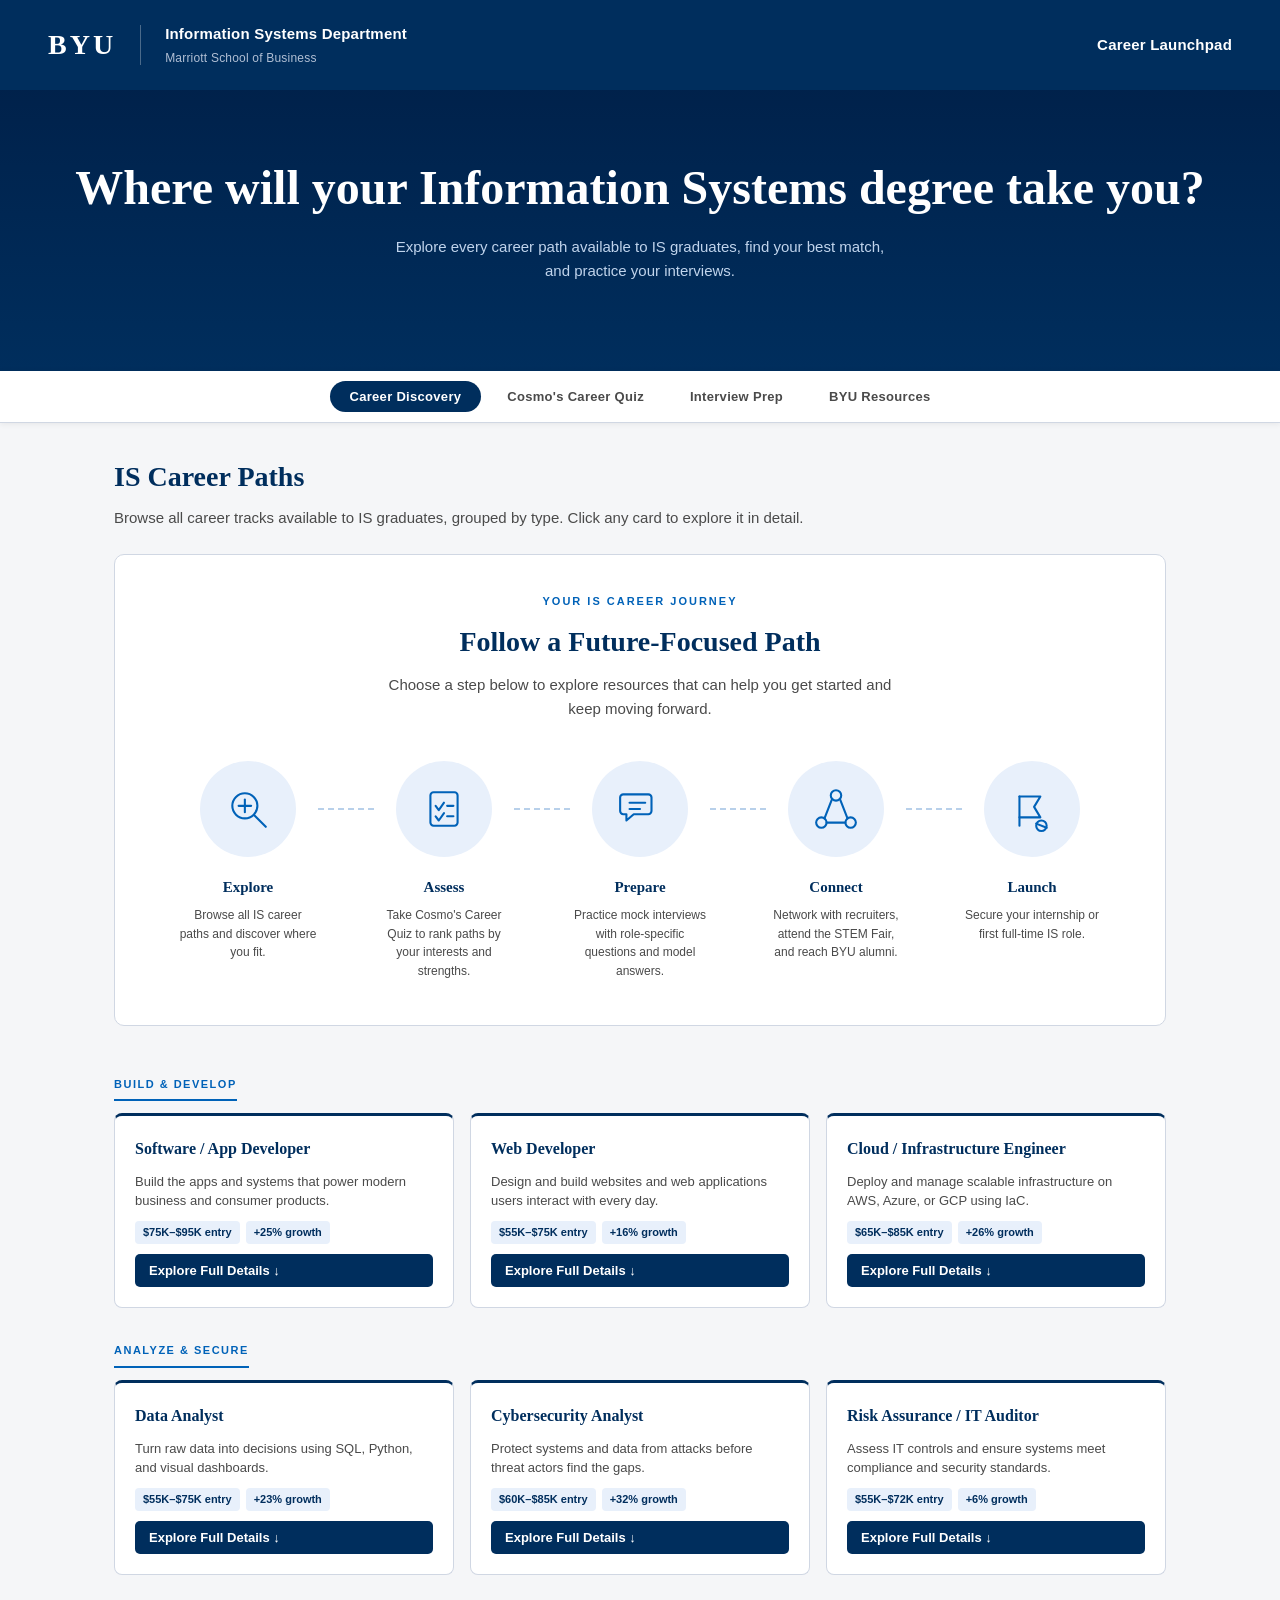
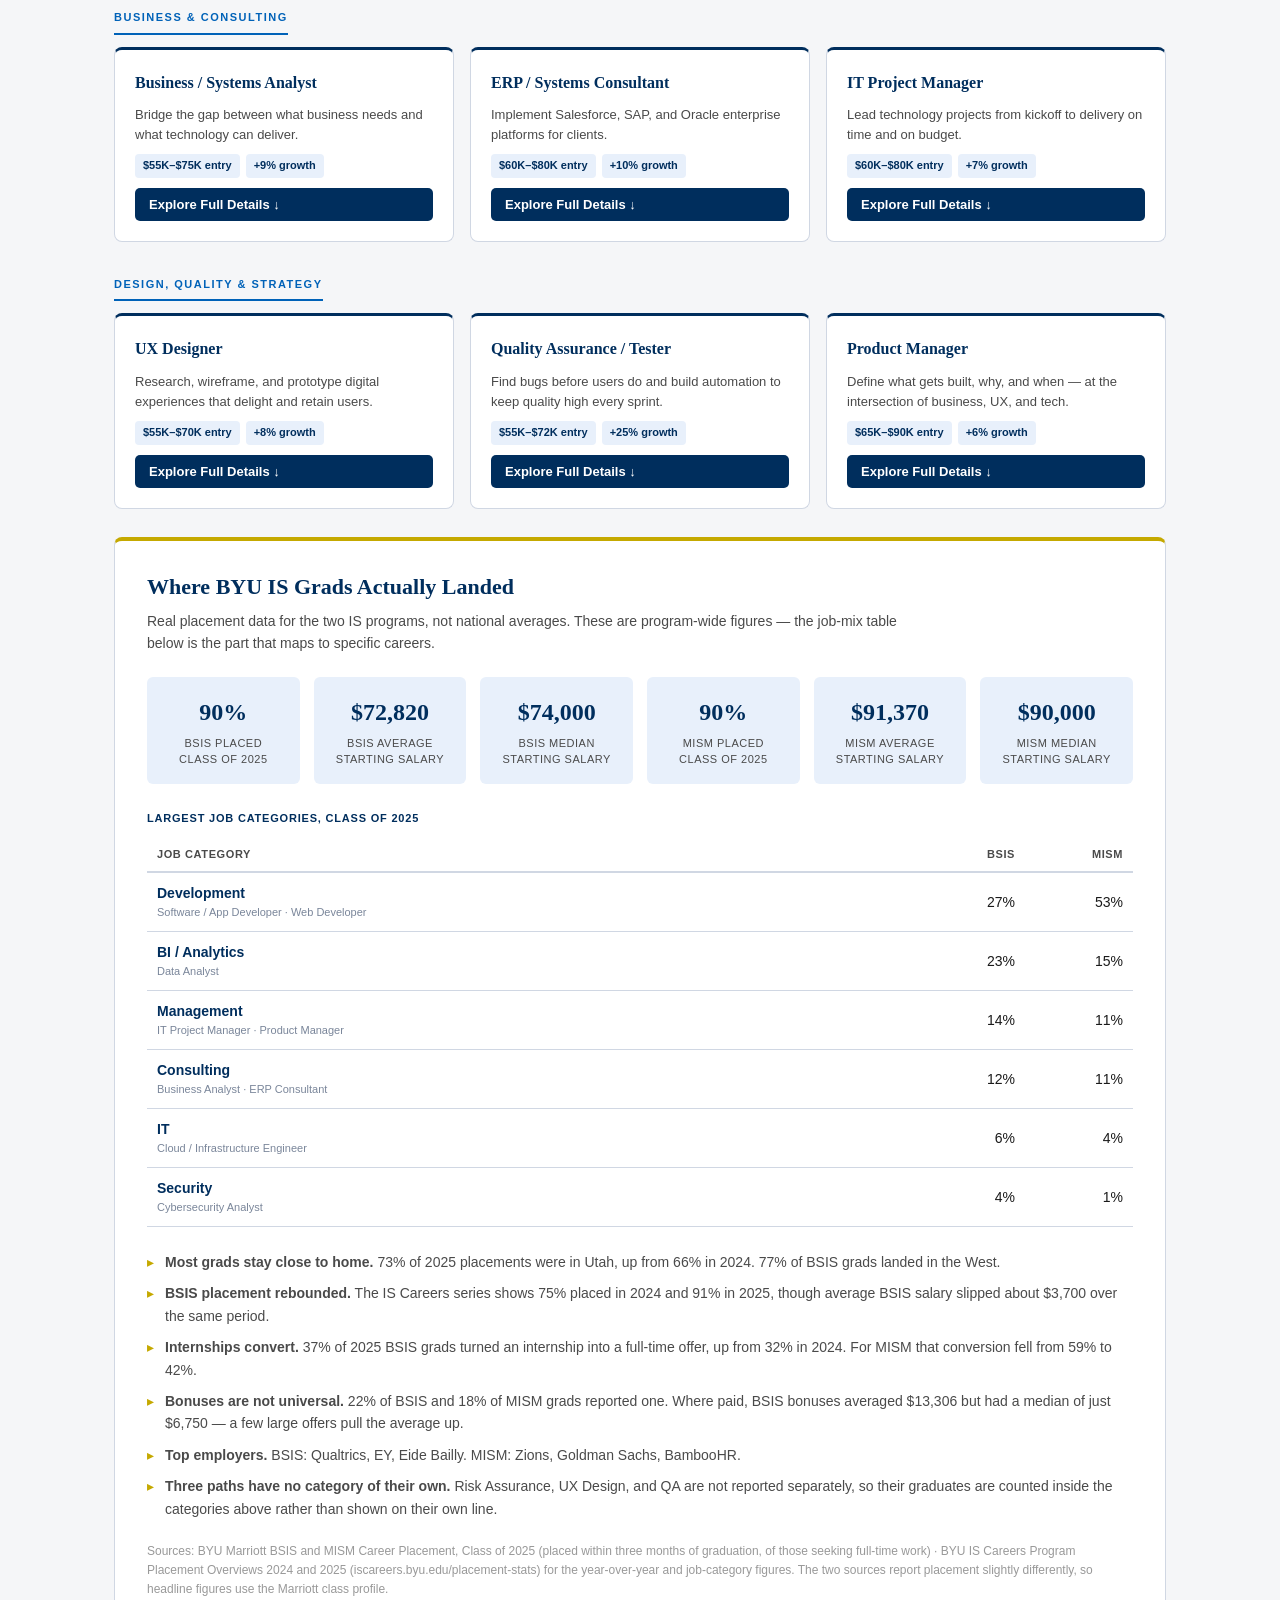
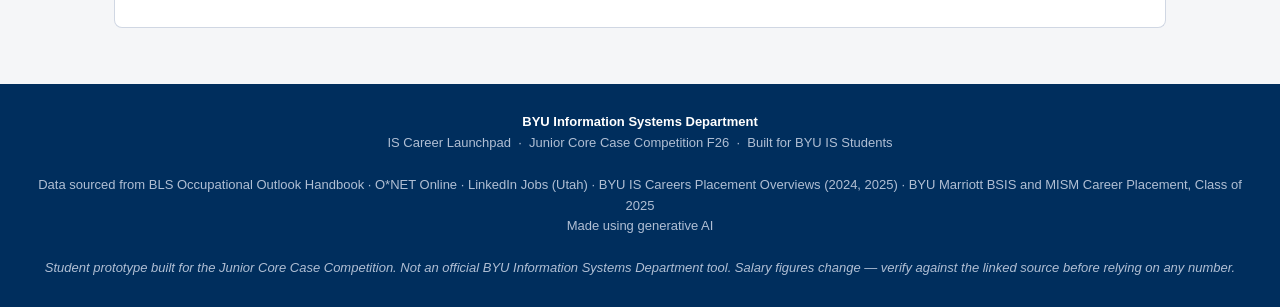
<file: index.html>
<!DOCTYPE html>
<html lang="en">
<head>
    <meta charset="UTF-8">
    <meta name="viewport" content="width=device-width, initial-scale=1.0">
    <title>IS Career Launchpad | BYU Information Systems</title>
<link rel="icon" href="data:image/svg+xml,<svg xmlns='http://www.w3.org/2000/svg' viewBox='0 0 64 64'><rect width='64' height='64' rx='10' fill='%23002E5D'/><text x='32' y='43' font-family='Georgia,serif' font-size='30' font-weight='bold' fill='%23ffffff' text-anchor='middle'>IS</text></svg>">
<meta name="description" content="Explore twelve Information Systems career paths, find your best match with Cosmo's Career Quiz, and practise real interview questions on camera. A student prototype for the BYU IS Junior Core Case Competition.">
    <style>
        :root {
            --byu-navy: #002E5D;
            --byu-royal: #0062B8;
            --byu-gold: #C5A900;
            --byu-light-blue: #E8F0FB;
            --white: #ffffff;
            --light-gray: #f5f6f8;
            --text-dark: #1a1a1a;
            --text-medium: #4a4a4a;
            --border: #d0d7e3;
        }

        * { margin: 0; padding: 0; box-sizing: border-box; }

        body {
            font-family: Arial, 'Helvetica Neue', sans-serif;
            color: var(--text-dark);
            background: var(--light-gray);
            line-height: 1.6;
        }

        /* ── Header ── */
        .header-top {
            background: var(--byu-navy);
            padding: 22px 48px;
            display: flex;
            align-items: center;
            gap: 24px;
        }

        .byu-wordmark {
            font-size: 28px;
            font-weight: bold;
            font-family: Georgia, serif;
            letter-spacing: 3px;
            color: white;
            flex-shrink: 0;
        }

        .header-divider {
            width: 1px;
            height: 40px;
            background: #4a6a8a;
            flex-shrink: 0;
        }

        .dept-info { display: flex; flex-direction: column; gap: 3px; }

        .header-launchpad-label {
            margin-left: auto;
            font-size: 15px;
            font-weight: 600;
            letter-spacing: 0.2px;
            color: white;
            flex-shrink: 0;
        }

        .dept-name {
            font-size: 15px;
            color: white;
            font-weight: 600;
            letter-spacing: 0.2px;
        }

        .school-name {
            font-size: 12px;
            color: #b0bfd4;
            letter-spacing: 0.2px;
        }

        .hero {
            /* Replace the URL below with your own BYU campus photo */
            background-image:
                linear-gradient(rgba(0, 30, 70, 0.78), rgba(0, 46, 93, 0.84)),
                url('https://images.unsplash.com/photo-1541339907198-e08756dedf3f?w=1600&q=80&auto=format&fit=crop');
            background-size: cover;
            background-position: center 30%;
            background-color: var(--byu-navy);
            padding: 72px 40px 60px;
            text-align: center;
            color: white;
        }

        .hero-eyebrow {
            font-size: 12px;
            font-weight: 700;
            letter-spacing: 2px;
            text-transform: uppercase;
            color: var(--byu-gold);
            margin-bottom: 16px;
        }

        .hero h1 {
            font-size: 48px;
            font-weight: bold;
            font-family: Georgia, serif;
            margin-bottom: 20px;
            line-height: 1.1;
        }

        .hero p {
            font-size: 15px;
            color: #c0d4ec;
            max-width: 500px;
            margin: 0 auto 28px;
        }

        .hero-actions { display: flex; gap: 12px; justify-content: center; flex-wrap: wrap; }

        .btn-hero-primary {
            background: var(--byu-gold);
            color: var(--byu-navy);
            border: none;
            padding: 13px 28px;
            border-radius: 6px;
            font-size: 15px;
            font-weight: 700;
            cursor: pointer;
            transition: opacity 0.2s;
        }
        .btn-hero-primary:hover { opacity: 0.9; }

        .btn-hero-secondary {
            background: transparent;
            color: white;
            border: 2px solid rgba(255,255,255,0.5);
            padding: 11px 24px;
            border-radius: 6px;
            font-size: 15px;
            font-weight: 600;
            cursor: pointer;
            transition: border-color 0.2s;
        }
        .btn-hero-secondary:hover { border-color: white; }

        /* ── Main nav ── */
        .main-nav {
            background: white;
            border-bottom: 1px solid var(--border);
            display: flex;
            justify-content: center;
            align-items: center;
            gap: 6px;
            padding: 10px 24px;
            position: sticky;
            top: 0;
            z-index: 100;
            box-shadow: 0 1px 6px rgba(0,0,0,0.07);
        }

        .main-nav button {
            padding: 8px 20px;
            border: none;
            background: none;
            font-size: 13px;
            font-weight: 600;
            color: var(--text-medium);
            cursor: pointer;
            border-radius: 100px;
            letter-spacing: 0.3px;
            transition: all 0.18s;
        }

        .main-nav button.active {
            color: white;
            background: var(--byu-navy);
        }

        .main-nav button:hover:not(.active) {
            background: var(--light-gray);
            color: var(--byu-navy);
        }

        /* ── Sections ── */
        .section { display: none; max-width: 1100px; margin: 32px auto; padding: 0 24px; }
        .section.active { display: block; }

        .section-header { margin-bottom: 24px; }
        .section-header h2 { font-size: 28px; font-family: Georgia, serif; color: var(--byu-navy); margin-bottom: 6px; }
        .section-header p { color: var(--text-medium); font-size: 15px; }

        /* ── Career overview (category cards) ── */
        .career-category { margin-bottom: 28px; }

        .category-label {
            font-size: 11px;
            font-weight: 700;
            text-transform: uppercase;
            letter-spacing: 1.5px;
            color: var(--byu-royal);
            margin-bottom: 12px;
            padding-bottom: 6px;
            border-bottom: 2px solid var(--byu-royal);
            display: inline-block;
        }

        .career-overview-grid { display: grid; grid-template-columns: repeat(3, 1fr); gap: 16px; }

        .career-overview-card {
            background: white;
            border: 1px solid var(--border);
            border-radius: 8px;
            padding: 20px;
            border-top: 3px solid var(--byu-navy);
            display: flex;
            flex-direction: column;
            gap: 10px;
            transition: box-shadow 0.2s, transform 0.15s;
        }

        .career-overview-card.clickable { cursor: pointer; }
        .career-overview-card.clickable:hover { box-shadow: 0 4px 16px rgba(0,46,93,0.12); transform: translateY(-2px); }

        .card-title { font-size: 16px; font-weight: 700; font-family: Georgia, serif; color: var(--byu-navy); }
        .card-tagline { font-size: 13px; color: var(--text-medium); line-height: 1.5; }

        .card-tags { display: flex; flex-wrap: wrap; gap: 6px; }
        .card-tag { background: var(--byu-light-blue); color: var(--byu-navy); border-radius: 4px; padding: 3px 8px; font-size: 11px; font-weight: 600; }
        .card-overview-only { font-size: 11px; color: #aaa; font-style: italic; margin-top: auto; }

        .card-explore-btn {
            margin-top: auto;
            background: var(--byu-navy);
            color: white;
            border: none;
            border-radius: 5px;
            padding: 9px 14px;
            font-size: 13px;
            font-weight: 600;
            cursor: pointer;
            text-align: left;
            transition: background 0.2s;
            width: 100%;
        }
        .card-explore-btn:hover { background: var(--byu-royal); }

        .detail-back-row {
            display: flex;
            align-items: center;
            gap: 16px;
            margin-bottom: 16px;
            background: white;
            border: 1px solid var(--border);
            border-radius: 8px;
            padding: 14px 20px;
        }

        .detail-back-row span { font-size: 17px; font-family: Georgia, serif; color: var(--byu-navy); }

        /* ── Career tabs ── */
        .career-tabs {
            display: flex;
            border-bottom: 2px solid var(--border);
            overflow-x: auto;
        }

        .career-tab {
            padding: 13px 26px;
            border: none;
            background: none;
            font-size: 14px;
            font-weight: 600;
            color: var(--text-medium);
            cursor: pointer;
            border-bottom: 3px solid transparent;
            margin-bottom: -2px;
            white-space: nowrap;
            transition: all 0.2s;
        }

        .career-tab.active { color: var(--byu-royal); border-bottom-color: var(--byu-royal); background: white; }
        .career-tab:hover:not(.active) { color: var(--byu-navy); background: #f0f3f8; }

        /* ── Career panels ── */
        .career-panel { display: none; background: white; border: 1px solid var(--border); border-radius: 8px; overflow: hidden; margin-top: 8px; }
        .career-panel.active { display: block; }

        .career-hero {
            background: linear-gradient(135deg, var(--byu-navy), var(--byu-royal));
            color: white;
            padding: 32px 40px;
        }

        .career-hero h3 { font-size: 28px; font-family: Georgia, serif; margin-bottom: 8px; }
        .career-hero .tagline { color: #b0cce8; font-size: 15px; }

        .career-hero .badges { display: flex; gap: 8px; margin-top: 16px; flex-wrap: wrap; }
        .badge {
            background: rgba(255,255,255,0.15);
            border: 1px solid rgba(255,255,255,0.3);
            border-radius: 20px;
            padding: 4px 12px;
            font-size: 12px;
            font-weight: 600;
        }

        .career-body { padding: 36px 40px; display: grid; grid-template-columns: 1fr 1fr; gap: 24px; }

        .info-card {
            background: var(--light-gray);
            border-radius: 8px;
            padding: 22px;
            border-left: 4px solid var(--byu-royal);
        }

        .info-card h4 {
            font-size: 11px;
            text-transform: uppercase;
            letter-spacing: 1px;
            color: var(--byu-navy);
            margin-bottom: 12px;
            font-weight: 700;
        }

        .info-card ul { list-style: none; }
        .info-card ul li {
            padding: 4px 0 4px 16px;
            font-size: 14px;
            color: var(--text-medium);
            position: relative;
        }
        .info-card ul li::before { content: '•'; position: absolute; left: 0; color: var(--byu-royal); font-weight: bold; }

        .salary-block {
            background: var(--byu-light-blue);
            border-radius: 8px;
            padding: 24px 32px;
            border-left: 4px solid var(--byu-gold);
            grid-column: 1 / -1;
            display: grid;
            grid-template-columns: repeat(3, 1fr);
            gap: 16px;
            text-align: center;
        }

        .salary-stat .value { font-size: 26px; font-weight: bold; color: var(--byu-navy); font-family: Georgia, serif; }
        .salary-stat .label { font-size: 11px; color: var(--text-medium); text-transform: uppercase; letter-spacing: 0.5px; margin-top: 4px; }

        /* sourced prose pulled from the career research doc */
        .career-prose { font-size: 14px; color: var(--text-medium); line-height: 1.7; margin-top: 12px; }
        .info-card .career-prose:first-child { margin-top: 0; }

        .skills-grid { display: flex; flex-wrap: wrap; gap: 7px; }
        .skill-tag { background: var(--byu-navy); color: white; border-radius: 4px; padding: 4px 10px; font-size: 12px; font-weight: 600; }

        .source-note { font-size: 12px; color: #999; padding: 0 40px 24px; }

        /* ── Interview module ── */
        .interview-setup {
            background: white;
            border: 1px solid var(--border);
            border-radius: 8px;
            padding: 32px;
            margin-bottom: 24px;
        }

        .interview-setup h3 { font-size: 18px; color: var(--byu-navy); margin-bottom: 16px; font-family: Georgia, serif; }

        .setup-row { display: flex; gap: 16px; align-items: flex-end; flex-wrap: wrap; }

        .form-group { flex: 1; min-width: 180px; }
        .form-group label {
            display: block;
            font-size: 11px;
            font-weight: 700;
            color: var(--text-medium);
            margin-bottom: 6px;
            text-transform: uppercase;
            letter-spacing: 0.8px;
        }
        .form-group select {
            width: 100%;
            padding: 10px 14px;
            border: 1px solid var(--border);
            border-radius: 6px;
            font-size: 15px;
            color: var(--text-dark);
            background: white;
        }

        .btn-primary {
            background: var(--byu-navy);
            color: white;
            border: none;
            padding: 11px 28px;
            border-radius: 6px;
            font-size: 15px;
            font-weight: 600;
            cursor: pointer;
            transition: background 0.2s;
            white-space: nowrap;
        }
        .btn-primary:hover { background: var(--byu-royal); }

        .btn-secondary {
            background: white;
            color: var(--byu-navy);
            border: 2px solid var(--byu-navy);
            padding: 9px 22px;
            border-radius: 6px;
            font-size: 14px;
            font-weight: 600;
            cursor: pointer;
            transition: all 0.2s;
        }
        .btn-secondary:hover { background: var(--byu-light-blue); }

        .interview-session { display: none; }
        .interview-session.active { display: block; }

        .progress-bar-wrap {
            background: white;
            border: 1px solid var(--border);
            border-radius: 8px;
            padding: 18px 24px;
            margin-bottom: 16px;
            display: flex;
            align-items: center;
            gap: 16px;
        }

        .progress-bar { flex: 1; height: 8px; background: var(--border); border-radius: 4px; overflow: hidden; }
        .progress-fill { height: 100%; background: var(--byu-royal); border-radius: 4px; transition: width 0.35s ease; }
        .progress-label { font-size: 13px; font-weight: 600; color: var(--text-medium); white-space: nowrap; }

        .question-card {
            background: white;
            border: 1px solid var(--border);
            border-radius: 8px;
            overflow: hidden;
            margin-bottom: 16px;
        }

        .question-header {
            background: var(--byu-navy);
            color: white;
            padding: 14px 24px;
            display: flex;
            align-items: center;
            gap: 12px;
            font-size: 14px;
        }

        .q-type-badge {
            background: rgba(255,255,255,0.2);
            border-radius: 4px;
            padding: 2px 8px;
            font-size: 11px;
            font-weight: 700;
            text-transform: uppercase;
            letter-spacing: 0.5px;
        }

        .question-text { font-size: 19px; font-family: Georgia, serif; padding: 28px 28px 20px; color: var(--text-dark); }

        .answer-area { padding: 0 28px 24px; }
        .answer-area label {
            display: block;
            font-size: 11px;
            font-weight: 700;
            color: var(--text-medium);
            margin-bottom: 8px;
            text-transform: uppercase;
            letter-spacing: 0.8px;
        }
        .answer-area textarea {
            width: 100%;
            min-height: 140px;
            padding: 14px;
            border: 1px solid var(--border);
            border-radius: 6px;
            font-size: 15px;
            font-family: Arial, sans-serif;
            line-height: 1.6;
            resize: vertical;
            color: var(--text-dark);
        }
        .answer-area textarea:focus { outline: none; border-color: var(--byu-royal); box-shadow: 0 0 0 3px rgba(0,98,184,0.1); }

        /* ── Coach Cosmo speech bubble ── */
        .cosmo-row { display: flex; gap: 14px; align-items: flex-start; }
        .cosmo-avatar {
            width: 94px; height: 102px; flex: none;
            /* no frame: the artwork is a face on a transparent background, and a
               circular mask clipped the ears */
        }
        .cosmo-bubble {
            position: relative;
            flex: 1;
            min-width: 0;
            background: white;
            border: 2px solid var(--byu-navy);
            border-radius: 14px;
            padding: 16px 20px;
        }
        /* bubble tail, drawn as two stacked triangles so it keeps the border */
        .cosmo-bubble::before, .cosmo-bubble::after {
            content: ""; position: absolute; top: 22px;
            width: 0; height: 0;
            border-top: 9px solid transparent;
            border-bottom: 9px solid transparent;
        }
        .cosmo-bubble::before { left: -13px; border-right: 13px solid var(--byu-navy); }
        .cosmo-bubble::after  { left: -10px; border-right: 13px solid white; }
        .cosmo-name {
            font-size: 11px; font-weight: 700; letter-spacing: 0.9px;
            text-transform: uppercase; color: var(--byu-royal);
            margin-bottom: 7px;
        }
        .cosmo-says { font-size: 15px; color: var(--text-dark); line-height: 1.75; white-space: pre-line; }
        .cosmo-bubble.is-question .cosmo-says {
            font-size: 20px; font-family: Georgia, serif; line-height: 1.4;
        }
        @media (max-width: 700px) {
            .cosmo-row { gap: 10px; }
            .cosmo-avatar { width: 66px; height: 72px; }
            .cosmo-bubble { padding: 13px 15px; }
            .cosmo-bubble.is-question .cosmo-says { font-size: 17px; }
        }

        .model-answer {
            display: none;
            margin: 0 28px 8px;
            background: #f2f7fd;
            border: 1px solid #c3d5ea;
            border-left: 4px solid var(--byu-gold);
            border-radius: 6px;
            padding: 20px;
        }
        .model-answer.visible { display: block; }
        .model-answer h5 {
            font-size: 11px;
            text-transform: uppercase;
            letter-spacing: 0.9px;
            color: var(--byu-navy);
            margin-bottom: 12px;
            font-weight: 700;
        }
        .model-answer p { font-size: 14px; color: #1a3a1a; line-height: 1.75; white-space: pre-line; }

        .question-actions { padding: 16px 28px 24px; display: flex; gap: 12px; align-items: center; flex-wrap: wrap; }
        .question-actions .spacer { flex: 1; }

        .results-card {
            display: none;
            background: white;
            border: 1px solid var(--border);
            border-radius: 8px;
            padding: 48px 40px;
            text-align: center;
        }
        .results-card.visible { display: block; }
        .results-card .checkmark { font-size: 48px; margin-bottom: 16px; }
        .results-card h3 { font-size: 28px; font-family: Georgia, serif; color: var(--byu-navy); margin-bottom: 12px; }
        .results-card p { color: var(--text-medium); font-size: 16px; max-width: 500px; margin: 0 auto 28px; }

        /* ── Video answer recorder ── */
        .video-frame {
            position: relative;
            background: var(--byu-navy);
            border: 1px solid var(--border);
            border-radius: 6px;
            overflow: hidden;
            aspect-ratio: 16 / 9;
        }
        /* aspect-ratio fallback for older browsers */
        @supports not (aspect-ratio: 16 / 9) {
            .video-frame { height: 0; padding-bottom: 56.25%; }
            .video-frame video { position: absolute; inset: 0; }
        }
        .video-frame video {
            width: 100%;
            height: 100%;
            display: block;
            background: #000814;
            object-fit: cover;
        }
        /* self-view is mirrored while recording, the way a camera app shows you */
        .video-frame video.mirror { transform: scaleX(-1); }

        .video-placeholder {
            position: absolute;
            inset: 0;
            display: flex;
            flex-direction: column;
            align-items: center;
            justify-content: center;
            gap: 10px;
            padding: 24px;
            text-align: center;
            pointer-events: none;
        }
        .video-placeholder .vp-icon {
            width: 44px; height: 44px;
            border: 2px solid var(--byu-gold);
            border-radius: 50%;
            display: flex; align-items: center; justify-content: center;
            color: var(--byu-gold);
            font-size: 20px;
        }
        .video-placeholder .vp-text { color: #b0bfd4; font-size: 14px; max-width: 340px; line-height: 1.5; }

        .rec-indicator {
            position: absolute;
            top: 12px; left: 12px;
            display: none;
            align-items: center;
            gap: 8px;
            background: rgba(0,0,0,0.62);
            color: white;
            border-radius: 4px;
            padding: 5px 11px;
            font-size: 12px;
            font-weight: 700;
            letter-spacing: 0.8px;
        }
        .rec-indicator.visible { display: flex; }
        .rec-dot {
            width: 9px; height: 9px;
            border-radius: 50%;
            background: #e04a45;
            animation: recPulse 1.2s ease-in-out infinite;
        }
        @keyframes recPulse { 0%, 100% { opacity: 1; } 50% { opacity: 0.2; } }
        @media (prefers-reduced-motion: reduce) { .rec-dot { animation: none; } }

        .rec-controls { display: flex; gap: 12px; align-items: center; flex-wrap: wrap; margin-top: 14px; }

        .btn-record {
            background: #b3241f;
            color: white;
            border: none;
            padding: 11px 24px;
            border-radius: 6px;
            font-size: 15px;
            font-weight: 600;
            cursor: pointer;
            transition: background 0.2s;
            white-space: nowrap;
        }
        .btn-record:hover { background: #8f1c18; }
        .btn-record:disabled { background: #c99; cursor: default; }

        .rec-status { font-size: 13px; color: var(--text-medium); }
        .rec-timer { font-weight: 700; }

        .rec-error {
            display: none;
            margin-top: 14px;
            background: #fff4f3;
            border: 1px solid #e6b5b2;
            border-left: 4px solid #b3241f;
            border-radius: 6px;
            padding: 14px 16px;
            font-size: 13.5px;
            line-height: 1.65;
            color: #7a1f1c;
        }
        .rec-error.visible { display: block; }

        .rec-note { font-size: 12px; color: #999; margin-top: 12px; }

        .q-source { font-size: 12px; color: #6b7a8d; margin-top: 14px; }
        .q-source a { color: var(--byu-royal); }

        /* recorded-answer list on the completion card */
        .take-list { margin: 0 auto 28px; max-width: 620px; text-align: left; }
        .take-list h5 {
            font-size: 11px;
            text-transform: uppercase;
            letter-spacing: 0.8px;
            color: var(--text-medium);
            font-weight: 700;
            margin-bottom: 10px;
        }
        .take-row {
            display: flex;
            align-items: center;
            gap: 14px;
            background: var(--light-gray);
            border: 1px solid var(--border);
            border-radius: 6px;
            padding: 12px 14px;
            margin-bottom: 8px;
        }
        .take-meta { flex: 1; min-width: 0; }
        .take-badge {
            background: var(--byu-navy);
            color: white;
            display: inline-block;
            margin-bottom: 5px;
        }
        .take-q { display: block; font-size: 13.5px; color: var(--text-dark); line-height: 1.5; }
        .take-empty { font-size: 14px; color: var(--text-medium); }

        /* ── Footer ── */
        footer {
            background: var(--byu-navy);
            color: #b0bfd4;
            text-align: center;
            padding: 28px;
            font-size: 13px;
            margin-top: 56px;
        }
        footer strong { color: white; }
        footer .gold { color: var(--byu-gold); }

        /* ── BYU placement stats (Career Discovery overview) ── */
        .placement-block {
            background: white;
            border: 1px solid var(--border);
            border-top: 4px solid var(--byu-gold);
            border-radius: 8px;
            padding: 28px 32px;
            margin: 10px 0 24px;
        }
        .placement-block h3 { font-family: Georgia, serif; font-size: 22px; color: var(--byu-navy); margin-bottom: 6px; }
        .placement-sub { font-size: 14px; color: var(--text-medium); margin-bottom: 22px; max-width: 760px; }

        .placement-grid {
            display: grid;
            grid-template-columns: repeat(auto-fit, minmax(150px, 1fr));
            gap: 14px;
            margin-bottom: 26px;
        }
        .placement-stat { background: var(--byu-light-blue); border-radius: 6px; padding: 16px 12px; text-align: center; }
        .placement-stat .value { font-size: 24px; font-weight: bold; font-family: Georgia, serif; color: var(--byu-navy); }
        .placement-stat .label { font-size: 11px; text-transform: uppercase; letter-spacing: 0.5px; color: var(--text-medium); margin-top: 5px; line-height: 1.45; }

        .placement-scroll { overflow-x: auto; }
        .placement-table { width: 100%; border-collapse: collapse; font-size: 14px; min-width: 420px; }
        .placement-table caption {
            caption-side: top; text-align: left;
            font-size: 11px; font-weight: 700; text-transform: uppercase; letter-spacing: 0.8px;
            color: var(--byu-navy); padding-bottom: 10px;
        }
        .placement-table th {
            text-align: left; font-size: 11px; text-transform: uppercase; letter-spacing: 0.6px;
            color: var(--text-medium); border-bottom: 2px solid var(--border); padding: 8px 10px;
        }
        .placement-table td { padding: 9px 10px; border-bottom: 1px solid var(--border); color: var(--text-medium); }
        .placement-table th:not(:first-child), .placement-table td:not(:first-child) { text-align: right; width: 108px; }
        .placement-table tr.mapped td { color: var(--text-dark); }
        .placement-table tr.mapped td:first-child { font-weight: 700; color: var(--byu-navy); }
        .placement-role { font-size: 11px; color: #7a869a; font-weight: 400; display: block; }

        .placement-notes { list-style: none; display: grid; gap: 9px; margin: 24px 0 4px; }
        .placement-notes li { font-size: 14px; color: var(--text-medium); line-height: 1.6; padding-left: 18px; position: relative; }
        .placement-notes li::before { content: "\25B8"; position: absolute; left: 0; color: var(--byu-gold); }

        /* ── Career Discovery Quiz ── */
        .quiz-card {
            background: white;
            border: 1px solid var(--border);
            border-radius: 8px;
            overflow: hidden;
            margin-bottom: 24px;
        }

        .quiz-progress {
            padding: 18px 32px;
            background: var(--byu-navy);
            display: flex;
            align-items: center;
            gap: 16px;
        }

        .quiz-prog-bar { flex: 1; height: 6px; background: rgba(255,255,255,0.2); border-radius: 3px; overflow: hidden; }
        .quiz-prog-fill { height: 100%; background: var(--byu-gold); border-radius: 3px; transition: width 0.4s ease; }
        .quiz-prog-label { font-size: 13px; font-weight: 600; color: white; white-space: nowrap; }

        .quiz-question { padding: 20px 32px 24px; }

        /* names the trait each question is actually measuring */
        .quiz-axis {
            padding: 26px 32px 0;
            font-size: 11px;
            font-weight: 700;
            letter-spacing: 1.2px;
            text-transform: uppercase;
            color: var(--byu-royal);
        }
        .quiz-axis + .quiz-question { padding-top: 10px; }

        .quiz-question { padding: 20px 32px 24px; }

        /* "why this fits you" panel above the ranked results */
        .fit-card {
            background: white;
            border: 1px solid var(--border);
            border-left: 4px solid var(--byu-gold);
            border-radius: 8px;
            padding: 26px 30px;
            margin-bottom: 20px;
        }
        .fit-card h4 {
            font-size: 11px;
            text-transform: uppercase;
            letter-spacing: 1px;
            color: var(--byu-navy);
            font-weight: 700;
            margin-bottom: 10px;
        }
        .fit-role { font-family: Georgia, serif; font-size: 22px; color: var(--byu-navy); margin-bottom: 14px; }
        .fit-card p { font-size: 15px; color: var(--text-medium); line-height: 1.75; }
        .fit-card p + p { margin-top: 12px; }
        .fit-signals {
            margin-top: 16px;
            padding-top: 14px;
            border-top: 1px solid var(--border);
            font-size: 12px;
            letter-spacing: 0.6px;
            text-transform: uppercase;
            font-weight: 700;
            color: #7a869a;
        }
        .fit-signals span { color: var(--byu-navy); }

        .quiz-options { padding: 0 32px; display: flex; flex-direction: column; gap: 12px; }

        .quiz-option-label {
            display: flex;
            align-items: flex-start;
            gap: 14px;
            padding: 16px 20px;
            border: 2px solid var(--border);
            border-radius: 8px;
            cursor: pointer;
            transition: all 0.2s;
            font-size: 15px;
            color: var(--text-dark);
            line-height: 1.5;
        }

        .quiz-option-label:hover { border-color: var(--byu-royal); background: var(--byu-light-blue); }
        .quiz-option-label.selected { border-color: var(--byu-navy); background: var(--byu-light-blue); font-weight: 600; }
        .quiz-option-label input[type="radio"] { margin-top: 3px; accent-color: var(--byu-navy); flex-shrink: 0; width: 18px; height: 18px; }

        .quiz-actions { padding: 24px 32px 32px; display: flex; gap: 12px; align-items: center; }

        .results-header {
            display: flex;
            align-items: flex-start;
            justify-content: space-between;
            background: white;
            border: 1px solid var(--border);
            border-radius: 8px;
            padding: 24px 28px;
            margin-bottom: 20px;
            gap: 16px;
            flex-wrap: wrap;
        }

        .results-header h3 { font-size: 22px; font-family: Georgia, serif; color: var(--byu-navy); margin-bottom: 4px; }
        .results-header p { color: var(--text-medium); font-size: 14px; }

        .quiz-result-row {
            background: white;
            border: 1px solid var(--border);
            border-radius: 8px;
            padding: 20px 24px;
            margin-bottom: 12px;
            display: flex;
            align-items: center;
            gap: 20px;
        }

        .quiz-result-row.top-match { border-left: 5px solid var(--byu-gold); }

        .result-rank { font-size: 24px; font-weight: bold; font-family: Georgia, serif; color: var(--byu-navy); min-width: 28px; }
        .result-info { flex: 1; }
        .result-info .r-title { font-size: 16px; font-weight: 700; color: var(--byu-navy); }
        .result-info .r-tagline { font-size: 13px; color: var(--text-medium); }

        .result-bar-wrap { flex: 2; }
        .result-bar-label { font-size: 11px; color: var(--text-medium); margin-bottom: 4px; display: flex; justify-content: space-between; }
        .result-bar-bg { height: 10px; background: var(--border); border-radius: 5px; overflow: hidden; }
        .result-bar-fill { height: 100%; border-radius: 5px; background: var(--byu-royal); transition: width 1s ease; }
        .result-bar-fill.top { background: var(--byu-gold); }

        .result-action { white-space: nowrap; }

        .browse-back { margin-bottom: 16px; }

        /* ── BYU Resources block (in career panels) ── */
        .byu-resources-block {
            grid-column: 1 / -1;
            background: #fffbea;
            border: 1px solid #e0cc6a;
            border-left: 4px solid var(--byu-gold);
            border-radius: 8px;
            padding: 22px 28px;
        }

        .byu-resources-block h4 {
            font-size: 11px;
            text-transform: uppercase;
            letter-spacing: 1px;
            color: #7a6200;
            margin-bottom: 14px;
            font-weight: 700;
        }

        .byu-res-grid { display: grid; grid-template-columns: repeat(3, 1fr); gap: 20px; }

        .byu-res-col h5 {
            font-size: 12px;
            font-weight: 700;
            color: var(--byu-navy);
            margin-bottom: 8px;
            text-transform: uppercase;
            letter-spacing: 0.6px;
        }

        .byu-res-col ul { list-style: none; }
        .byu-res-col ul li { font-size: 13px; color: var(--text-medium); padding: 3px 0; }
        .byu-res-col ul li a { color: var(--byu-royal); text-decoration: none; }
        .byu-res-col ul li a:hover { text-decoration: underline; }

        /* ── BYU Resources page ── */
        .resources-grid { display: grid; grid-template-columns: 1fr 1fr; gap: 20px; margin-bottom: 24px; }

        .res-card {
            background: white;
            border: 1px solid var(--border);
            border-radius: 8px;
            padding: 24px;
            border-top: 4px solid var(--byu-navy);
        }

        .res-card.gold-top { border-top-color: var(--byu-gold); }

        .res-card h3 { font-size: 16px; font-family: Georgia, serif; color: var(--byu-navy); margin-bottom: 14px; }

        .res-card ul { list-style: none; }
        .res-card ul li { font-size: 14px; color: var(--text-medium); padding: 5px 0; border-bottom: 1px solid var(--light-gray); }
        .res-card ul li:last-child { border-bottom: none; }
        .res-card ul li a { color: var(--byu-royal); text-decoration: none; font-weight: 600; }
        .res-card ul li a:hover { text-decoration: underline; }
        .res-card ul li .note { font-size: 12px; color: #888; display: block; }

        .companies-block {
            background: white;
            border: 1px solid var(--border);
            border-radius: 8px;
            padding: 28px 32px;
            margin-bottom: 24px;
        }

        .companies-block h3 { font-size: 18px; font-family: Georgia, serif; color: var(--byu-navy); margin-bottom: 20px; }

        .companies-grid { display: grid; grid-template-columns: repeat(4, 1fr); gap: 16px; }

        .company-group h4 { font-size: 12px; font-weight: 700; text-transform: uppercase; letter-spacing: 0.8px; color: var(--byu-royal); margin-bottom: 8px; }
        .company-group ul { list-style: none; }
        .company-group ul li { font-size: 13px; color: var(--text-medium); padding: 3px 0; }

        .event-banner {
            background: linear-gradient(135deg, var(--byu-navy), var(--byu-royal));
            color: white;
            border-radius: 8px;
            padding: 24px 32px;
            display: flex;
            align-items: center;
            justify-content: space-between;
            margin-bottom: 24px;
            flex-wrap: wrap;
            gap: 16px;
        }

        .event-banner .event-info h3 { font-size: 20px; font-family: Georgia, serif; margin-bottom: 4px; }
        .event-banner .event-info p { font-size: 14px; color: #b0cce8; }
        .event-banner .event-date { text-align: right; }
        .event-banner .event-date .date { font-size: 32px; font-weight: bold; font-family: Georgia, serif; color: var(--byu-gold); }
        .event-banner .event-date .date-label { font-size: 12px; color: #b0cce8; }

        /* ── Career Journey Steps ── */
        .journey-section {
            background: white;
            border: 1px solid var(--border);
            border-radius: 10px;
            padding: 38px 40px 44px;
            margin-bottom: 44px;
        }
        .journey-intro {
            text-align: center;
            margin-bottom: 40px;
        }
        .journey-intro .ff-eyebrow {
            font-size: 11px;
            font-weight: 700;
            text-transform: uppercase;
            letter-spacing: 2px;
            color: var(--byu-royal);
            margin-bottom: 10px;
        }
        .journey-intro h2 {
            font-size: 28px;
            font-family: Georgia, serif;
            color: var(--byu-navy);
            margin-bottom: 8px;
        }
        .journey-intro p {
            font-size: 15px;
            color: var(--text-medium);
            max-width: 520px;
            margin: 0 auto;
        }
        .journey-steps {
            display: flex;
            align-items: flex-start;
            justify-content: center;
        }
        .journey-step {
            display: flex;
            flex-direction: column;
            align-items: center;
            text-align: center;
            flex: 0 0 140px;
            max-width: 140px;
            cursor: default;
        }
        .journey-step.clickable { cursor: pointer; }
        .journey-connector {
            flex: 1;
            margin-top: 47px;
            border-top: 2.5px dashed #b8d0ea;
            min-width: 12px;
            max-width: 56px;
        }
        .step-circle {
            width: 96px;
            height: 96px;
            border-radius: 50%;
            background: var(--byu-light-blue);
            display: flex;
            align-items: center;
            justify-content: center;
            margin-bottom: 18px;
            transition: background 0.2s, transform 0.2s;
            flex-shrink: 0;
        }
        .journey-step.clickable:hover .step-circle {
            background: #c5d9f0;
            transform: translateY(-3px);
        }
        .step-circle svg { width: 46px; height: 46px; }
        .step-title {
            font-size: 15px;
            font-weight: 700;
            color: var(--byu-navy);
            margin-bottom: 7px;
            font-family: Georgia, serif;
        }
        .step-desc {
            font-size: 12px;
            color: var(--text-medium);
            line-height: 1.55;
        }

        @media (max-width: 700px) {
            /* Without this the 3-column career grid forces ~42px of horizontal
               page scroll on a phone. */
            .career-overview-grid { grid-template-columns: repeat(2, 1fr); }
            .career-body { grid-template-columns: 1fr; }
            .salary-block { grid-template-columns: 1fr; grid-column: 1; }
            .byu-resources-block { grid-column: 1; }
            .byu-res-grid { grid-template-columns: 1fr; }
            .resources-grid { grid-template-columns: 1fr; }
            .companies-grid { grid-template-columns: 1fr 1fr; }
            .journey-steps { flex-wrap: wrap; justify-content: center; gap: 8px; }
            .journey-step { flex: 0 0 110px; max-width: 110px; }
            .journey-connector { display: none; }
            .hero h1 { font-size: 30px; }
            .career-hero h3 { font-size: 22px; }
        }

        @media (max-width: 700px) {
            /* The four nav buttons do not fit on one phone-width line. */
            .main-nav { flex-wrap: wrap; justify-content: center; row-gap: 6px; }
        }

        @media (max-width: 460px) {
            .career-overview-grid { grid-template-columns: 1fr; }
            .companies-grid { grid-template-columns: 1fr; }
            .header-launchpad-label { display: none; }
        }

        /* Wide data tables scroll inside their own box rather than widening
           the page. The wrapper div is added by the script at the end of body. */
        .table-scroll { overflow-x: auto; -webkit-overflow-scrolling: touch; }
        .table-scroll > table { min-width: 420px; }

        /* Keyboard focus must be visible on the card/tile elements that are
           divs with onclick handlers (see the a11y upgrade script). */
        .career-overview-card:focus-visible,
        .journey-step:focus-visible {
            outline: 3px solid var(--byu-royal);
            outline-offset: 2px;
        }
    /* === FEEDBACK ADD-ON CSS (generated by inject-addon.py) === */
/* ==========================================================================
   WRITTEN-ANSWER FEEDBACK PANEL
   Uses the page's existing BYU custom properties so it matches the rest of
   the site rather than introducing a second palette.
   ========================================================================== */

.wf-wrap {
    margin: 0 28px 24px;
    padding: 22px;
    background: #fbfcfe;
    border: 1px solid var(--border);
    border-radius: 8px;
}

.wf-label {
    display: block;
    font-size: 11px;
    font-weight: 700;
    letter-spacing: .08em;
    text-transform: uppercase;
    color: var(--byu-navy);
    margin-bottom: 6px;
}

.wf-hint {
    margin: 0 0 14px;
    font-size: 13px;
    line-height: 1.5;
    color: #5a6b7d;
}

.wf-textarea {
    width: 100%;
    box-sizing: border-box;
    font: inherit;
    font-size: 14px;
    line-height: 1.6;
    color: #22303f;
    padding: 14px;
    border: 1px solid #c3d0dd;
    border-radius: 6px;
    background: #fff;
    resize: vertical;
    min-height: 150px;
}
.wf-textarea:focus {
    outline: none;
    border-color: var(--byu-royal);
    box-shadow: 0 0 0 3px rgba(0, 71, 186, .12);
}

.wf-meta {
    display: flex;
    justify-content: flex-end;
    font-size: 12px;
    color: #7b8794;
    margin-top: 6px;
}

.wf-actions {
    display: flex;
    gap: 10px;
    flex-wrap: wrap;
    margin-top: 12px;
}

/* --- result ------------------------------------------------------------- */

.wf-result { margin-top: 20px; }

.wf-score {
    display: flex;
    align-items: center;
    gap: 16px;
    margin-bottom: 16px;
}

.wf-ring {
    flex: none;
    width: 62px;
    height: 62px;
    border-radius: 50%;
    display: grid;
    place-items: center;
    position: relative;
    font-weight: 800;
    font-size: 18px;
    color: var(--byu-navy);
    background: conic-gradient(var(--byu-royal) var(--pct, 0%), #dfe6ee 0);
}
.wf-ring::after {
    content: "";
    position: absolute;
    inset: 6px;
    background: #fbfcfe;
    border-radius: 50%;
}
.wf-ring span { position: relative; z-index: 1; }

.wf-verdict { font-weight: 700; color: var(--byu-navy); font-size: 16px; }
.wf-sub { font-size: 12.5px; color: #5a6b7d; line-height: 1.5; margin-top: 2px; }

.wf-fix {
    border: 1px solid #ecd4ac;
    background: #fbf1e2;
    color: #8a5300;
    border-radius: 6px;
    padding: 14px 16px;
    font-size: 13.5px;
    line-height: 1.55;
    margin-bottom: 16px;
}
.wf-fix strong { display: block; margin-bottom: 4px; }

.wf-dims { display: grid; gap: 8px; }

.wf-dim {
    display: grid;
    grid-template-columns: 22px 152px 1fr;
    gap: 12px;
    align-items: start;
    background: #fff;
    border: 1px solid var(--border);
    border-radius: 6px;
    padding: 12px;
    font-size: 13px;
    line-height: 1.5;
}
.wf-icon {
    width: 22px;
    height: 22px;
    border-radius: 999px;
    display: grid;
    place-items: center;
    font-size: 12px;
    font-weight: 800;
}
.wf-ok  .wf-icon { background: #e8f4ef; color: #12664a; border: 1px solid #b6ddcd; }
.wf-mid .wf-icon { background: #fbf1e2; color: #8a5300; border: 1px solid #ecd4ac; }
.wf-gap .wf-icon { background: #fbecec; color: #9c2b32; border: 1px solid #eec7c8; }

.wf-name { font-weight: 700; color: #364457; }
.wf-note { color: #4d5c72; }

.wf-how { margin-top: 14px; font-size: 13px; }
.wf-how summary { cursor: pointer; font-weight: 600; color: var(--byu-royal); }
.wf-how div { margin-top: 10px; color: #5a6b7d; line-height: 1.6; }

@media (max-width: 700px) {
    .wf-wrap { margin: 0 16px 20px; padding: 16px; }
    .wf-dim { grid-template-columns: 22px 1fr; }
    .wf-note { grid-column: 2; }
}

/* === END FEEDBACK ADD-ON CSS === */
</style>
</head>
<body>

<!-- Coach Cosmo avatar, drawn as an original SVG so the page stays self-contained.
     Styled after BYU's cougar mascot (tan fur, white brow patches and muzzle,
     pink nose) with a coach's whistle. Swap in a licensed BYU photo if you have
     the rights: replace the <symbol> contents with an <image> element. -->
<svg width="0" height="0" style="position:absolute" aria-hidden="true" focusable="false">
  <symbol id="cosmo-face" viewBox="0 0 200 218">
    <!-- Coach Cosmo, embedded as a data URI so the page stays self-contained
         (no remote assets, works offline). Source artwork supplied by the team;
         transparent padding trimmed and scaled to 200px for a ~94px display. -->
    <image href="[data-uri]"
           width="200" height="218" preserveAspectRatio="xMidYMid meet"/>
  </symbol>
</svg>

<!-- ═══════════════════════════════ HEADER ═══════════════════════════════ -->
<header>
    <div class="header-top">
        <div class="byu-wordmark">BYU</div>
        <div class="header-divider"></div>
        <div class="dept-info">
            <div class="dept-name">Information Systems Department</div>
            <div class="school-name">Marriott School of Business</div>
        </div>
        <div class="header-launchpad-label">Career Launchpad</div>
    </div>
    <div class="hero">
        <h1>Where will your Information Systems degree take you?</h1>
        <p>Explore every career path available to IS graduates, find your best match, and practice your interviews.</p>
    </div>
</header>

<!-- ═══════════════════════════════ MAIN NAV ═══════════════════════════════ -->
<nav class="main-nav">
    <button class="active" onclick="showSection('discovery', this)">Career Discovery</button>
    <button onclick="showSection('quiz', this)">Cosmo's Career Quiz</button>
    <button onclick="showSection('interview', this)">Interview Prep</button>
    <button onclick="showSection('byuresources', this)">BYU Resources</button>
</nav>

<!-- ═══════════════════════════ CAREER DISCOVERY ═══════════════════════════ -->
<div id="section-discovery" class="section active">
    <div class="section-header">
        <h2>IS Career Paths</h2>
        <p>Browse all career tracks available to IS graduates, grouped by type. Click any card to explore it in detail.</p>
    </div>

    <!-- ── BROAD OVERVIEW (default view) ── -->
    <div id="career-overview">

        <!-- Career Journey Steps -->
        <div class="journey-section">
            <div class="journey-intro">
                <div class="ff-eyebrow">Your IS Career Journey</div>
                <h2>Follow a Future-Focused Path</h2>
                <p>Choose a step below to explore resources that can help you get started and keep moving forward.</p>
            </div>
            <div class="journey-steps">

                <!-- Step 1: Explore -->
                <div class="journey-step clickable" onclick="document.querySelector('.main-nav button').click()">
                    <div class="step-circle">
                        <svg viewBox="0 0 44 44" fill="none" stroke="#0062B8" stroke-width="2" stroke-linecap="round" stroke-linejoin="round">
                            <circle cx="19" cy="19" r="12"/>
                            <line x1="28" y1="28" x2="39" y2="39"/>
                            <line x1="13" y1="19" x2="25" y2="19"/>
                            <line x1="19" y1="13" x2="19" y2="25"/>
                        </svg>
                    </div>
                    <div class="step-title">Explore</div>
                    <div class="step-desc">Browse all IS career paths and discover where you fit.</div>
                </div>

                <div class="journey-connector"></div>

                <!-- Step 2: Assess -->
                <div class="journey-step clickable" onclick="document.querySelectorAll('.main-nav button')[1].click()">
                    <div class="step-circle">
                        <svg viewBox="0 0 44 44" fill="none" stroke="#0062B8" stroke-width="2" stroke-linecap="round" stroke-linejoin="round">
                            <rect x="9" y="6" width="26" height="32" rx="3"/>
                            <polyline points="14,19 17,23 22,16"/>
                            <polyline points="14,29 17,33 22,26"/>
                            <line x1="25" y1="19" x2="31" y2="19"/>
                            <line x1="25" y1="29" x2="31" y2="29"/>
                        </svg>
                    </div>
                    <div class="step-title">Assess</div>
                    <div class="step-desc">Take Cosmo's Career Quiz to rank paths by your interests and strengths.</div>
                </div>

                <div class="journey-connector"></div>

                <!-- Step 3: Prepare -->
                <div class="journey-step clickable" onclick="document.querySelectorAll('.main-nav button')[2].click()">
                    <div class="step-circle">
                        <svg viewBox="0 0 44 44" fill="none" stroke="#0062B8" stroke-width="2" stroke-linecap="round" stroke-linejoin="round">
                            <path d="M6 8 h24 a3 3 0 0 1 3 3 v13 a3 3 0 0 1 -3 3 h-14 l-7 6 v-6 h-3 a3 3 0 0 1 -3 -3 v-13 a3 3 0 0 1 3 -3 z"/>
                            <line x1="12" y1="16" x2="27" y2="16"/>
                            <line x1="12" y1="22" x2="22" y2="22"/>
                        </svg>
                    </div>
                    <div class="step-title">Prepare</div>
                    <div class="step-desc">Practice mock interviews with role-specific questions and model answers.</div>
                </div>

                <div class="journey-connector"></div>

                <!-- Step 4: Connect -->
                <div class="journey-step clickable" onclick="document.querySelectorAll('.main-nav button')[3].click()">
                    <div class="step-circle">
                        <svg viewBox="0 0 44 44" fill="none" stroke="#0062B8" stroke-width="2" stroke-linecap="round" stroke-linejoin="round">
                            <circle cx="22" cy="9" r="5"/>
                            <circle cx="8" cy="35" r="5"/>
                            <circle cx="36" cy="35" r="5"/>
                            <line x1="18" y1="13" x2="11" y2="31"/>
                            <line x1="26" y1="13" x2="33" y2="31"/>
                            <line x1="13" y1="35" x2="31" y2="35"/>
                        </svg>
                    </div>
                    <div class="step-title">Connect</div>
                    <div class="step-desc">Network with recruiters, attend the STEM Fair, and reach BYU alumni.</div>
                </div>

                <div class="journey-connector"></div>

                <!-- Step 5: Launch -->
                <div class="journey-step">
                    <div class="step-circle">
                        <svg viewBox="0 0 44 44" fill="none" stroke="#0062B8" stroke-width="2" stroke-linecap="round" stroke-linejoin="round">
                            <line x1="10" y1="38" x2="10" y2="10"/>
                            <polyline points="10,10 30,10 24,20 30,30 10,30"/>
                            <circle cx="31" cy="38" r="5"/>
                            <line x1="26" y1="36" x2="36" y2="40"/>
                        </svg>
                    </div>
                    <div class="step-title">Launch</div>
                    <div class="step-desc">Secure your internship or first full-time IS role.</div>
                </div>

            </div>
        </div>

        <!-- Build & Develop -->
        <div class="career-category">
            <div class="category-label">Build &amp; Develop</div>
            <div class="career-overview-grid">
                <div class="career-overview-card clickable" onclick="openCareerDetail('swe', 'Software / Application Developer')">
                    <div class="card-title">Software / App Developer</div>
                    <div class="card-tagline">Build the apps and systems that power modern business and consumer products.</div>
                    <div class="card-tags"><span class="card-tag">$75K–$95K entry</span><span class="card-tag">+25% growth</span></div>
                    <button class="card-explore-btn">Explore Full Details ↓</button>
                </div>
                <div class="career-overview-card clickable" onclick="openCareerDetail('web', 'Web Developer')">
                    <div class="card-title">Web Developer</div>
                    <div class="card-tagline">Design and build websites and web applications users interact with every day.</div>
                    <div class="card-tags"><span class="card-tag">$55K–$75K entry</span><span class="card-tag">+16% growth</span></div>
                    <button class="card-explore-btn">Explore Full Details ↓</button>
                </div>
                <div class="career-overview-card clickable" onclick="openCareerDetail('cloud', 'Cloud / Infrastructure Engineer')">
                    <div class="card-title">Cloud / Infrastructure Engineer</div>
                    <div class="card-tagline">Deploy and manage scalable infrastructure on AWS, Azure, or GCP using IaC.</div>
                    <div class="card-tags"><span class="card-tag">$65K–$85K entry</span><span class="card-tag">+26% growth</span></div>
                    <button class="card-explore-btn">Explore Full Details ↓</button>
                </div>
            </div>
        </div>

        <!-- Analyze & Secure -->
        <div class="career-category">
            <div class="category-label">Analyze &amp; Secure</div>
            <div class="career-overview-grid">
                <div class="career-overview-card clickable" onclick="openCareerDetail('data', 'Data Analyst')">
                    <div class="card-title">Data Analyst</div>
                    <div class="card-tagline">Turn raw data into decisions using SQL, Python, and visual dashboards.</div>
                    <div class="card-tags"><span class="card-tag">$55K–$75K entry</span><span class="card-tag">+23% growth</span></div>
                    <button class="card-explore-btn">Explore Full Details ↓</button>
                </div>
                <div class="career-overview-card clickable" onclick="openCareerDetail('cyber', 'Cybersecurity Analyst')">
                    <div class="card-title">Cybersecurity Analyst</div>
                    <div class="card-tagline">Protect systems and data from attacks before threat actors find the gaps.</div>
                    <div class="card-tags"><span class="card-tag">$60K–$85K entry</span><span class="card-tag">+32% growth</span></div>
                    <button class="card-explore-btn">Explore Full Details ↓</button>
                </div>
                <div class="career-overview-card clickable" onclick="openCareerDetail('risk', 'Risk Assurance / IT Auditor')">
                    <div class="card-title">Risk Assurance / IT Auditor</div>
                    <div class="card-tagline">Assess IT controls and ensure systems meet compliance and security standards.</div>
                    <div class="card-tags"><span class="card-tag">$55K–$72K entry</span><span class="card-tag">+6% growth</span></div>
                    <button class="card-explore-btn">Explore Full Details ↓</button>
                </div>
            </div>
        </div>

        <!-- Business & Consulting -->
        <div class="career-category">
            <div class="category-label">Business &amp; Consulting</div>
            <div class="career-overview-grid">
                <div class="career-overview-card clickable" onclick="openCareerDetail('ba', 'Business / Systems Analyst')">
                    <div class="card-title">Business / Systems Analyst</div>
                    <div class="card-tagline">Bridge the gap between what business needs and what technology can deliver.</div>
                    <div class="card-tags"><span class="card-tag">$55K–$75K entry</span><span class="card-tag">+9% growth</span></div>
                    <button class="card-explore-btn">Explore Full Details ↓</button>
                </div>
                <div class="career-overview-card clickable" onclick="openCareerDetail('erp', 'ERP / Systems Consultant')">
                    <div class="card-title">ERP / Systems Consultant</div>
                    <div class="card-tagline">Implement Salesforce, SAP, and Oracle enterprise platforms for clients.</div>
                    <div class="card-tags"><span class="card-tag">$60K–$80K entry</span><span class="card-tag">+10% growth</span></div>
                    <button class="card-explore-btn">Explore Full Details ↓</button>
                </div>
                <div class="career-overview-card clickable" onclick="openCareerDetail('pm', 'IT Project Manager')">
                    <div class="card-title">IT Project Manager</div>
                    <div class="card-tagline">Lead technology projects from kickoff to delivery on time and on budget.</div>
                    <div class="card-tags"><span class="card-tag">$60K–$80K entry</span><span class="card-tag">+7% growth</span></div>
                    <button class="card-explore-btn">Explore Full Details ↓</button>
                </div>
            </div>
        </div>

        <!-- Design, Quality & Strategy -->
        <div class="career-category">
            <div class="category-label">Design, Quality &amp; Strategy</div>
            <div class="career-overview-grid">
                <div class="career-overview-card clickable" onclick="openCareerDetail('ux', 'UX Designer')">
                    <div class="card-title">UX Designer</div>
                    <div class="card-tagline">Research, wireframe, and prototype digital experiences that delight and retain users.</div>
                    <div class="card-tags"><span class="card-tag">$55K–$70K entry</span><span class="card-tag">+8% growth</span></div>
                    <button class="card-explore-btn">Explore Full Details ↓</button>
                </div>
                <div class="career-overview-card clickable" onclick="openCareerDetail('qa', 'Quality Assurance / Software Tester')">
                    <div class="card-title">Quality Assurance / Tester</div>
                    <div class="card-tagline">Find bugs before users do and build automation to keep quality high every sprint.</div>
                    <div class="card-tags"><span class="card-tag">$55K–$72K entry</span><span class="card-tag">+25% growth</span></div>
                    <button class="card-explore-btn">Explore Full Details ↓</button>
                </div>
                <div class="career-overview-card clickable" onclick="openCareerDetail('prodmgr', 'Product Manager')">
                    <div class="card-title">Product Manager</div>
                    <div class="card-tagline">Define what gets built, why, and when — at the intersection of business, UX, and tech.</div>
                    <div class="card-tags"><span class="card-tag">$65K–$90K entry</span><span class="card-tag">+6% growth</span></div>
                    <button class="card-explore-btn">Explore Full Details ↓</button>
                </div>
            </div>
        </div>

        <!-- ── BYU placement stats ── -->
        <div class="placement-block">
            <h3>Where BYU IS Grads Actually Landed</h3>
            <p class="placement-sub">
                Real placement data for the two IS programs, not national averages.
                These are program-wide figures &mdash; the job-mix table below is the
                part that maps to specific careers.
            </p>

            <div class="placement-grid">
                <div class="placement-stat"><div class="value">90%</div><div class="label">BSIS placed<br>Class of 2025</div></div>
                <div class="placement-stat"><div class="value">$72,820</div><div class="label">BSIS average<br>starting salary</div></div>
                <div class="placement-stat"><div class="value">$74,000</div><div class="label">BSIS median<br>starting salary</div></div>
                <div class="placement-stat"><div class="value">90%</div><div class="label">MISM placed<br>Class of 2025</div></div>
                <div class="placement-stat"><div class="value">$91,370</div><div class="label">MISM average<br>starting salary</div></div>
                <div class="placement-stat"><div class="value">$90,000</div><div class="label">MISM median<br>starting salary</div></div>
            </div>

            <div class="placement-scroll">
                <table class="placement-table">
                    <caption>Largest job categories, Class of 2025</caption>
                    <thead>
                        <tr><th>Job category</th><th>BSIS</th><th>MISM</th></tr>
                    </thead>
                    <tbody>
                        <tr class="mapped"><td>Development<span class="placement-role">Software / App Developer &middot; Web Developer</span></td><td>27%</td><td>53%</td></tr>
                        <tr class="mapped"><td>BI / Analytics<span class="placement-role">Data Analyst</span></td><td>23%</td><td>15%</td></tr>
                        <tr class="mapped"><td>Management<span class="placement-role">IT Project Manager &middot; Product Manager</span></td><td>14%</td><td>11%</td></tr>
                        <tr class="mapped"><td>Consulting<span class="placement-role">Business Analyst &middot; ERP Consultant</span></td><td>12%</td><td>11%</td></tr>
                        <tr class="mapped"><td>IT<span class="placement-role">Cloud / Infrastructure Engineer</span></td><td>6%</td><td>4%</td></tr>
                        <tr class="mapped"><td>Security<span class="placement-role">Cybersecurity Analyst</span></td><td>4%</td><td>1%</td></tr>
                    </tbody>
                </table>
            </div>

            <ul class="placement-notes">
                <li><strong>Most grads stay close to home.</strong> 73% of 2025 placements were in Utah, up from 66% in 2024. 77% of BSIS grads landed in the West.</li>
                <li><strong>BSIS placement rebounded.</strong> The IS Careers series shows 75% placed in 2024 and 91% in 2025, though average BSIS salary slipped about $3,700 over the same period.</li>
                <li><strong>Internships convert.</strong> 37% of 2025 BSIS grads turned an internship into a full-time offer, up from 32% in 2024. For MISM that conversion fell from 59% to 42%.</li>
                <li><strong>Bonuses are not universal.</strong> 22% of BSIS and 18% of MISM grads reported one. Where paid, BSIS bonuses averaged $13,306 but had a median of just $6,750 &mdash; a few large offers pull the average up.</li>
                <li><strong>Top employers.</strong> BSIS: Qualtrics, EY, Eide Bailly. MISM: Zions, Goldman Sachs, BambooHR.</li>
                <li><strong>Three paths have no category of their own.</strong> Risk Assurance, UX Design, and QA are not reported separately, so their graduates are counted inside the categories above rather than shown on their own line.</li>
            </ul>

            <div class="source-note" style="padding: 18px 0 0;">
                Sources: BYU Marriott BSIS and MISM Career Placement, Class of 2025 (placed within three months of graduation, of those seeking full-time work) &middot;
                BYU IS Careers Program Placement Overviews 2024 and 2025 (iscareers.byu.edu/placement-stats) for the year-over-year and job-category figures.
                The two sources report placement slightly differently, so headline figures use the Marriott class profile.
            </div>
        </div>
    </div>

    <!-- ── DETAIL VIEW (shown when a card is clicked) ── -->
    <div id="career-detail-area" style="display:none">
        <div class="detail-back-row">
            <button class="btn-secondary" onclick="hideCareerDetail()">&#8592; Back to All Careers</button>
            <span id="detail-career-label"></span>
        </div>
    <!-- ── SOFTWARE DEVELOPER ── -->
    <div id="career-swe" class="career-panel active">
        <div class="career-hero">
            <h3>Software / Application Developer</h3>
            <div class="tagline">Design, build, and maintain software applications for users and businesses.</div>
            <div class="badges">
                <span class="badge">High Demand</span>
                <span class="badge">Technical</span>
                <span class="badge">+25% Job Growth</span>
            </div>
        </div>
        <div class="career-body">
            <div class="info-card">
                <h4>Day-to-Day Responsibilities</h4><ul>
                    <li>Analyze user needs</li>
                    <li>Design and develop software/applications</li>
                    <li>Plan how pieces of a system fit together</li>
                    <li>Create technical diagrams for programmers</li>
                    <li>Maintain and upgrade existing software</li>
                    <li>Document systems for future maintenance</li>
                </ul>
            </div>
            <div class="info-card">
                <h4>What Makes a Strong Candidate</h4><ul>
                    <li>Analytical skills</li>
                    <li>Communication (explaining technical issues to non-technical stakeholders)</li>
                    <li>Creativity</li>
                    <li>Detail-orientation</li>
                    <li>Problem-solving</li>
                </ul>
            </div>
            <div class="info-card">
                <h4>Technical Skills & Tools</h4>
                <div class="skills-grid">
                    <span class="skill-tag">Python</span>
                    <span class="skill-tag">JavaScript</span>
                    <span class="skill-tag">Java</span>
                    <span class="skill-tag">Git / GitHub</span>
                    <span class="skill-tag">SQL</span>
                    <span class="skill-tag">REST APIs</span>
                    <span class="skill-tag">React / Node.js</span>
                    <span class="skill-tag">Data Structures</span>
                    <span class="skill-tag">OOP</span>
                    <span class="skill-tag">Linux / CLI</span>
                </div>
            </div>
            <div class="info-card">
                <h4>Entry-Level / Internship Expectations</h4><p class="career-prose">Bachelor's degree in computer science/IT or related field (math, engineering); internships are a common way to gain experience; some employers prefer a master's for certain roles.</p>
            </div>
            <div class="info-card"><h4>Salary &amp; Growth</h4><p class="career-prose">Median pay $135,040/yr (May 2025). Employment projected to grow 10% from 2025–2035 (much faster than average), ~106,100 openings/year across the broader "software developers, QA analysts &amp; testers" group.</p></div>
            <div class="salary-block">
                <div class="salary-stat">
                    <div class="value">$75K – $95K</div>
                    <div class="label">Entry-Level Salary (Utah)</div>
                </div>
                <div class="salary-stat">
                    <div class="value">$135,040</div>
                    <div class="label">National Median (BLS May 2025)</div>
                </div>
                <div class="salary-stat">
                    <div class="value">+10%</div>
                    <div class="label">Projected Growth 2025-2035</div>
                </div>
                <div class="salary-stat"><div class="value">27%</div><div class="label">2025 BSIS grads in development<br>MISM 53%</div></div>
            </div>
            <div class="byu-resources-block">
                <h4>BYU Resources — Software Developer</h4>
                <div class="byu-res-grid">
                    <div class="byu-res-col">
                        <h5>BYU Clubs & Orgs</h5>
                        <ul>
                            <li>BYU App Dev Club</li>
                            <li>BYU ACM Chapter</li>
                            <li>HackBYU (annual hackathon)</li>
                            <li>BYU IEEE Student Branch</li>
                        </ul>
                    </div>
                    <div class="byu-res-col">
                        <h5>Relevant BYU Courses</h5>
                        <ul>
                            <li>IS 302 – Web Design & Dev</li>
                            <li>IS 403 – App Development</li>
                            <li>CS 235 – Data Structures</li>
                            <li>IS 511 – Systems Analysis</li>
                        </ul>
                    </div>
                    <div class="byu-res-col">
                        <h5>Companies That Recruit Here</h5>
                        <ul>
                            <li>Qualtrics (Provo)</li>
                            <li>Adobe (Lehi)</li>
                            <li>Lucid Software (South Jordan)</li>
                            <li>Domo (American Fork)</li>
                            <li>Amazon, Google, Microsoft</li>
                        </ul>
                    </div>
                </div>
            </div>
        </div>
        <div class="source-note">Sources: <a href="https://www.bls.gov/ooh/computer-and-information-technology/software-developers.htm" target="_blank" rel="noopener">Source: U.S. Bureau of Labor Statistics, Occupational Outlook Handbook — Software Developers, Quality Assurance Analysts, and Testers</a> · BYU IS Careers Placement Overview 2025 and BYU Marriott Class of 2025 profiles for the BYU job-mix figure</div>
    </div>

    <!-- ── DATA ANALYST ── -->
    <div id="career-data" class="career-panel">
        <div class="career-hero">
            <h3>Data Analyst</h3>
            <div class="tagline">Turn raw data into actionable insights that drive business decisions.</div>
            <div class="badges">
                <span class="badge">High Demand</span>
                <span class="badge">Analytical</span>
                <span class="badge">+23% Job Growth</span>
            </div>
        </div>
        <div class="career-body">
            <div class="info-card">
                <h4>Day-to-Day Responsibilities</h4><ul>
                    <li>Meet with stakeholders to define problems/KPIs</li>
                    <li>Pull and query data (SQL)</li>
                    <li>Clean and validate datasets (Excel/Python)</li>
                    <li>Build dashboards and visualizations (Tableau/Power BI)</li>
                    <li>Summarize findings and present recommendations to non-technical audiences</li>
                </ul>
            </div>
            <div class="info-card">
                <h4>What Makes a Strong Candidate</h4><ul>
                    <li>Comfort with SQL/Excel from day one</li>
                    <li>Curiosity and attention to detail</li>
                    <li>Ability to translate technical findings into business language</li>
                    <li>A demonstrated project portfolio</li>
                </ul>
            </div>
            <div class="info-card">
                <h4>Technical Skills & Tools</h4>
                <div class="skills-grid">
                    <span class="skill-tag">SQL</span>
                    <span class="skill-tag">Excel / Sheets</span>
                    <span class="skill-tag">Python (pandas)</span>
                    <span class="skill-tag">Tableau</span>
                    <span class="skill-tag">Power BI</span>
                    <span class="skill-tag">Statistics</span>
                    <span class="skill-tag">Data Cleaning</span>
                    <span class="skill-tag">R (optional)</span>
                </div>
            </div>
            <div class="info-card">
                <h4>Entry-Level / Internship Expectations</h4><p class="career-prose">A portfolio (GitHub/Kaggle projects), at least one internship, and a certificate (e.g., Google Data Analytics) are increasingly expected on top of coursework — the bar for "entry-level" has risen in the current market.</p>
            </div>
            <div class="info-card"><h4>Salary &amp; Growth</h4><p class="career-prose">Entry-level ranges vary widely by source/industry: Robert Half's 2026 Salary Guide puts entry-level financial data analysts around $53,500–$63,250 and tech-sector data analysts at $96,250–$138,500 (midpoint ~$117,250); Glassdoor lists the average entry-level data analyst salary at ~$63,000, while 365 Data Science's 2026 market report cites broader averages nearer $90,000–$111,000. (Ranges vary this much because "data analyst" spans industries and seniority — cross-check the specific one you cite.).</p></div>
            <div class="salary-block">
                <div class="salary-stat">
                    <div class="value">$55K – $75K</div>
                    <div class="label">Entry-Level Salary (Utah)</div>
                </div>
                <div class="salary-stat">
                    <div class="value">$99,890</div>
                    <div class="label">National Median (BLS 2024)</div>
                </div>
                <div class="salary-stat">
                    <div class="value">+23%</div>
                    <div class="label">Projected 10-Year Growth</div>
                </div>
                <div class="salary-stat"><div class="value">23%</div><div class="label">2025 BSIS grads in BI / analytics<br>MISM 15%</div></div>
            </div>
            <div class="byu-resources-block">
                <h4>BYU Resources — Data Analyst</h4>
                <div class="byu-res-grid">
                    <div class="byu-res-col">
                        <h5>BYU Clubs & Orgs</h5>
                        <ul>
                            <li>BYU Data Science Club</li>
                            <li>BYU Statistics Society</li>
                            <li>AIS – BYU Chapter</li>
                            <li>BYU Business Analytics Society</li>
                        </ul>
                    </div>
                    <div class="byu-res-col">
                        <h5>Relevant BYU Courses</h5>
                        <ul>
                            <li>IS 303 – Business Intelligence</li>
                            <li>STAT 121 – Principles of Statistics</li>
                            <li>IS 515 – Data Mgmt & Analytics</li>
                            <li>STAT 330 – Regression</li>
                        </ul>
                    </div>
                    <div class="byu-res-col">
                        <h5>Companies That Recruit Here</h5>
                        <ul>
                            <li>Qualtrics (Provo)</li>
                            <li>Domo (American Fork)</li>
                            <li>HealthEquity (Salt Lake)</li>
                            <li>Adobe Analytics (Lehi)</li>
                            <li>Instructure / Canvas</li>
                        </ul>
                    </div>
                </div>
            </div>
        </div>
        <div class="source-note">Sources: <a href="https://www.roberthalf.com/us/en/insights/landing-job/2026-data-analyst-salary-trends" target="_blank" rel="noopener">Robert Half, 2026 Data Analyst Salary Trends</a> · <a href="https://www.glassdoor.com/Salaries/entry-level-data-analyst-salary-SRCH_KO0,24.htm" target="_blank" rel="noopener">Glassdoor, Entry Level Data Analyst salary</a> · <a href="https://365datascience.com/career-advice/data-analyst-job-outlook-2025/" target="_blank" rel="noopener">365 Data Science, Data Analyst Job Outlook 2026</a> · <a href="https://brainstation.io/career-guides/what-does-a-data-analyst-do" target="_blank" rel="noopener">BrainStation, What Does a Data Analyst Do?</a> · BYU IS Careers Placement Overview 2025 and BYU Marriott Class of 2025 profiles for the BYU job-mix figure</div>
    </div>

    <!-- ── CYBERSECURITY ── -->
    <div id="career-cyber" class="career-panel">
        <div class="career-hero">
            <h3>Cybersecurity Analyst</h3>
            <div class="tagline">Protect organizations from digital threats, breaches, and vulnerabilities.</div>
            <div class="badges">
                <span class="badge">Fastest Growing</span>
                <span class="badge">Technical</span>
                <span class="badge">+32% Job Growth</span>
            </div>
        </div>
        <div class="career-body">
            <div class="info-card">
                <h4>Day-to-Day Responsibilities</h4><ul>
                    <li>Monitor networks for breaches and investigate incidents</li>
                    <li>Maintain firewalls/encryption tools</li>
                    <li>Check for vulnerabilities</li>
                    <li>Research emerging threats</li>
                    <li>Write reports on attempted attacks</li>
                    <li>Develop security standards</li>
                    <li>Build/test disaster recovery plans</li>
                </ul>
            </div>
            <div class="info-card">
                <h4>What Makes a Strong Candidate</h4><ul>
                    <li>Analytical skills</li>
                    <li>Ability to explain risk to non-technical audiences</li>
                    <li>Creativity in anticipating threats</li>
                    <li>Extreme attention to detail</li>
                    <li>Strong problem-solving under pressure (may be on-call for emergencies)</li>
                </ul>
            </div>
            <div class="info-card">
                <h4>Technical Skills & Tools</h4>
                <div class="skills-grid">
                    <span class="skill-tag">Networking (TCP/IP)</span>
                    <span class="skill-tag">Splunk / SIEM</span>
                    <span class="skill-tag">Linux</span>
                    <span class="skill-tag">Python / Scripting</span>
                    <span class="skill-tag">Firewalls / IDS</span>
                    <span class="skill-tag">CompTIA Security+</span>
                    <span class="skill-tag">Vulnerability Scanning</span>
                    <span class="skill-tag">OSI Model</span>
                </div>
            </div>
            <div class="info-card">
                <h4>Entry-Level / Internship Expectations</h4><p class="career-prose">Bachelor's degree in computer science or related field is typical, plus related work experience (often via network/systems administration first); professional certification (e.g., Security+, CISA, CISSP) is frequently preferred; some enter with a high school diploma plus industry certifications.</p>
            </div>
            <div class="info-card"><h4>Salary &amp; Growth</h4><p class="career-prose">Median pay $129,180/yr (May 2025). Employment projected to grow 21% from 2025–2035 (much faster than average) — one of the fastest-growing IT roles — driven by rising cyberattacks and AI adoption; ~14,100 openings/year.</p></div>
            <div class="salary-block">
                <div class="salary-stat">
                    <div class="value">$60K – $85K</div>
                    <div class="label">Entry-Level Salary (Utah)</div>
                </div>
                <div class="salary-stat">
                    <div class="value">$129,180</div>
                    <div class="label">National Median (BLS May 2025)</div>
                </div>
                <div class="salary-stat">
                    <div class="value">+21%</div>
                    <div class="label">Projected Growth 2025-2035</div>
                </div>
                <div class="salary-stat"><div class="value">4%</div><div class="label">2025 BSIS grads in security<br>MISM 1%</div></div>
            </div>
            <div class="byu-resources-block">
                <h4>BYU Resources — Cybersecurity</h4>
                <div class="byu-res-grid">
                    <div class="byu-res-col">
                        <h5>BYU Clubs & Orgs</h5>
                        <ul>
                            <li>BYU Cybersecurity Club</li>
                            <li>Cougar Cyber (CTF team)</li>
                            <li>BYU ISACA Student Chapter</li>
                            <li>BYU IEEE Student Branch</li>
                        </ul>
                    </div>
                    <div class="byu-res-col">
                        <h5>Relevant BYU Courses</h5>
                        <ul>
                            <li>IS 452 – Cybersecurity Fundamentals</li>
                            <li>IS 520 – Network Security</li>
                            <li>IS 555 – Ethical Hacking</li>
                            <li>CS 465 – Computer Security</li>
                        </ul>
                    </div>
                    <div class="byu-res-col">
                        <h5>Companies That Recruit Here</h5>
                        <ul>
                            <li>Entrust (Salt Lake)</li>
                            <li>Coalfire (remote/CO)</li>
                            <li>Adobe – Security Eng.</li>
                            <li>NSA / CIA / DoD (actively recruit BYU)</li>
                            <li>Booz Allen Hamilton</li>
                        </ul>
                    </div>
                </div>
            </div>
        </div>
        <div class="source-note">Sources: <a href="https://www.bls.gov/ooh/computer-and-information-technology/information-security-analysts.htm" target="_blank" rel="noopener">Source: U.S. Bureau of Labor Statistics, Occupational Outlook Handbook — Information Security Analysts</a> · BYU IS Careers Placement Overview 2025 and BYU Marriott Class of 2025 profiles for the BYU job-mix figure</div>
    </div>

    <!-- ── BUSINESS ANALYST ── -->
    <div id="career-ba" class="career-panel">
        <div class="career-hero">
            <h3>Business / Systems Analyst</h3>
            <div class="tagline">Bridge the gap between business needs and technology solutions.</div>
            <div class="badges">
                <span class="badge">Versatile</span>
                <span class="badge">Communication-Heavy</span>
                <span class="badge">+9% Job Growth</span>
            </div>
        </div>
        <div class="career-body">
            <div class="info-card">
                <h4>Day-to-Day Responsibilities</h4><ul>
                    <li>Consult with managers on IT's role in the business</li>
                    <li>Research new technologies</li>
                    <li>Analyze cost/benefit of systems and upgrades</li>
                    <li>Design/configure new systems</li>
                    <li>Oversee installation and customization</li>
                    <li>Test systems</li>
                    <li>Write training/instruction manuals</li>
                </ul>
            </div>
            <div class="info-card">
                <h4>What Makes a Strong Candidate</h4><ul>
                    <li>Analytical and business skills (understanding organizational goals)</li>
                    <li>Communication (liaison between IT and management)</li>
                    <li>Creativity</li>
                    <li>Detail-orientation</li>
                    <li>Organizational skills</li>
                </ul>
            </div>
            <div class="info-card">
                <h4>Technical Skills & Tools</h4>
                <div class="skills-grid">
                    <span class="skill-tag">Jira / Confluence</span>
                    <span class="skill-tag">SQL (basic)</span>
                    <span class="skill-tag">Visio / Lucidchart</span>
                    <span class="skill-tag">Excel</span>
                    <span class="skill-tag">Agile / Scrum</span>
                    <span class="skill-tag">Requirements Docs</span>
                    <span class="skill-tag">User Stories</span>
                    <span class="skill-tag">Process Modeling</span>
                </div>
            </div>
            <div class="info-card">
                <h4>Entry-Level / Internship Expectations</h4><p class="career-prose">Bachelor's degree — computer/information science is common, but business or liberal-arts degrees plus technical skills are also accepted; an MBA with an IS concentration is a plus for some employers.</p>
            </div>
            <div class="info-card"><h4>Salary &amp; Growth</h4><p class="career-prose">Median pay $105,850/yr (May 2025). Employment projected to grow 8% from 2025–2035 (much faster than average), ~32,900 openings/year.</p></div>
            <div class="salary-block">
                <div class="salary-stat">
                    <div class="value">$55K – $75K</div>
                    <div class="label">Entry-Level Salary (Utah)</div>
                </div>
                <div class="salary-stat">
                    <div class="value">$105,850</div>
                    <div class="label">National Median (BLS May 2025)</div>
                </div>
                <div class="salary-stat">
                    <div class="value">+8%</div>
                    <div class="label">Projected Growth 2025-2035</div>
                </div>
                <div class="salary-stat"><div class="value">12%</div><div class="label">2025 BSIS grads in consulting<br>MISM 11%</div></div>
            </div>
            <div class="byu-resources-block">
                <h4>BYU Resources — Business Analyst</h4>
                <div class="byu-res-grid">
                    <div class="byu-res-col">
                        <h5>BYU Clubs & Orgs</h5>
                        <ul>
                            <li>AIS – BYU Chapter (primary IS club)</li>
                            <li>BYU Consulting Club</li>
                            <li>BYU Management Society</li>
                            <li>BYU Case Competition Teams</li>
                        </ul>
                    </div>
                    <div class="byu-res-col">
                        <h5>Relevant BYU Courses</h5>
                        <ul>
                            <li>IS 300 – Info Systems in Business</li>
                            <li>IS 511 – Systems Analysis & Design</li>
                            <li>MGT 480 – Project Management</li>
                            <li>IS 401 – Enterprise Systems</li>
                        </ul>
                    </div>
                    <div class="byu-res-col">
                        <h5>Companies That Recruit Here</h5>
                        <ul>
                            <li>Deloitte Consulting</li>
                            <li>Accenture</li>
                            <li>EY (Ernst & Young)</li>
                            <li>Qualtrics</li>
                            <li>Goldman Sachs – Tech Analyst</li>
                        </ul>
                    </div>
                </div>
            </div>
        </div>
        <div class="source-note">Sources: <a href="https://www.bls.gov/ooh/computer-and-information-technology/computer-systems-analysts.htm" target="_blank" rel="noopener">Source: U.S. Bureau of Labor Statistics, Occupational Outlook Handbook — Computer Systems Analysts</a> · BYU IS Careers Placement Overview 2025 and BYU Marriott Class of 2025 profiles for the BYU job-mix figure</div>
    </div>

    <!-- ── WEB DEVELOPER ── -->
    <div id="career-web" class="career-panel">
        <div class="career-hero">
            <h3>Web Developer</h3>
            <div class="tagline">Build the interfaces users interact with every day, from responsive layouts to full-stack applications.</div>
            <div class="badges"><span class="badge">High Demand</span><span class="badge">Front-End &amp; Full-Stack</span><span class="badge">+16% Job Growth</span></div>
        </div>
        <div class="career-body">
            <div class="info-card"><h4>Day-to-Day Responsibilities</h4><ul>
                    <li>Meet with clients/management on site needs</li>
                    <li>Build and test applications/interfaces/navigation</li>
                    <li>Write code (HTML, JavaScript, etc.)</li>
                    <li>Integrate graphics/audio/video</li>
                    <li>Build prototypes and mockups</li>
                    <li>Monitor site traffic/performance</li>
                </ul></div>
            <div class="info-card"><h4>What Makes a Strong Candidate</h4><ul>
                    <li>Communication (coordinating across a project team)</li>
                    <li>Creativity balanced with functionality</li>
                    <li>Extreme attention to detail (a small code error can break a page)</li>
                    <li>Problem-solving/debugging skill</li>
                </ul></div>
            <div class="info-card"><h4>Technical Skills &amp; Tools</h4><div class="skills-grid">
                <span class="skill-tag">HTML / CSS</span><span class="skill-tag">JavaScript ES6+</span><span class="skill-tag">React / Vue</span><span class="skill-tag">Git</span><span class="skill-tag">REST APIs</span><span class="skill-tag">Responsive Design</span><span class="skill-tag">Node.js</span><span class="skill-tag">Figma (handoff)</span><span class="skill-tag">Chrome DevTools</span><span class="skill-tag">SQL (basic)</span>
            </div>
                <p class="career-prose">HTML required; most employers also want JavaScript and/or SQL; front-end vs. back-end specialization is common (front-end = layout/UX-facing code; back-end = overall technical architecture).</p></div>
            <div class="info-card"><h4>Entry-Level / Internship Expectations</h4><p class="career-prose">Education ranges from a high school diploma to a bachelor's degree depending on employer; a bachelor's in computer science/programming is preferred by many employers, but a strong portfolio/prior projects can substitute.</p></div>
            <div class="info-card"><h4>Salary &amp; Growth</h4><p class="career-prose">Median pay for web developers specifically was $99,520/yr (May 2025) — the broader "web developers and digital designers" group median was $99,520. Employment (combined group) projected to grow 5% from 2025–2035 (faster than average), though AI tools may temper growth for pure coding tasks; ~13,600 openings/year.</p></div>
            <div class="salary-block">
                <div class="salary-stat"><div class="value">$55K – $75K</div><div class="label">Entry-Level Salary (Utah)</div></div>
                <div class="salary-stat"><div class="value">$99,520</div><div class="label">National Median (BLS May 2025)</div></div>
                <div class="salary-stat"><div class="value">+5%</div><div class="label">Projected Growth 2025-2035</div></div>
                <div class="salary-stat"><div class="value">27%</div><div class="label">2025 BSIS grads in development<br>MISM 53%</div></div>
            </div>
            <div class="byu-resources-block"><h4>BYU Resources — Web Developer</h4><div class="byu-res-grid">
                <div class="byu-res-col"><h5>BYU Clubs &amp; Orgs</h5><ul><li>BYU App Dev Club</li><li>BYU ACM Chapter</li><li>HackBYU</li></ul></div>
                <div class="byu-res-col"><h5>Relevant BYU Courses</h5><ul><li>IS 302 – Web Design &amp; Dev</li><li>IS 403 – App Development</li><li>CS 260 – Web Programming</li><li>IS 543 – User Experience</li></ul></div>
                <div class="byu-res-col"><h5>Companies That Recruit Here</h5><ul><li>Adobe (Lehi)</li><li>Lucid Software (South Jordan)</li><li>Qualtrics (Provo)</li><li>Domo (American Fork)</li><li>Instructure / Canvas</li></ul></div>
            </div></div>
        </div>
        <div class="source-note">Sources: <a href="https://www.bls.gov/ooh/computer-and-information-technology/web-developers.htm" target="_blank" rel="noopener">Source: U.S. Bureau of Labor Statistics, Occupational Outlook Handbook — Web Developers and Digital Designers</a> · BYU IS Careers Placement Overview 2025 and BYU Marriott Class of 2025 profiles for the BYU job-mix figure</div>
    </div>

    <!-- ── UX DESIGNER ── -->
    <div id="career-ux" class="career-panel">
        <div class="career-hero">
            <h3>UX Designer</h3>
            <div class="tagline">Advocate for users by transforming research insights into intuitive, accessible digital experiences.</div>
            <div class="badges"><span class="badge">Creative &amp; Analytical</span><span class="badge">User-Centered</span><span class="badge">+8% Job Growth</span></div>
        </div>
        <div class="career-body">
            <div class="info-card"><h4>Day-to-Day Responsibilities</h4><ul>
                    <li>Conduct user research and usability testing (interviews, surveys, observing users)</li>
                    <li>Create wireframes/prototypes</li>
                    <li>Design the look/feel/navigation of a product</li>
                    <li>Test and iterate designs for usability across devices</li>
                    <li>Collaborate with developers and product managers</li>
                </ul></div>
            <div class="info-card"><h4>What Makes a Strong Candidate</h4><ul>
                    <li>User empathy and research skills</li>
                    <li>Ability to justify design decisions with data</li>
                    <li>Cross-functional communication (with engineers and PMs)</li>
                    <li>A strong portfolio showing process</li>
                    <li>Not just polished visuals</li>
                </ul></div>
            <div class="info-card"><h4>Technical Skills &amp; Tools</h4><div class="skills-grid">
                <span class="skill-tag">Figma</span><span class="skill-tag">Adobe XD</span><span class="skill-tag">Wireframing</span><span class="skill-tag">User Research</span><span class="skill-tag">Prototyping</span><span class="skill-tag">Usability Testing</span><span class="skill-tag">User Flows</span><span class="skill-tag">WCAG Accessibility</span><span class="skill-tag">Design Systems</span><span class="skill-tag">HTML / CSS basics</span>
            </div>
                <p class="career-prose">Figma or similar design software, wireframing, prototyping, usability testing methods; understanding of web/interface development helps collaboration with engineers.</p></div>
            <div class="info-card"><h4>Entry-Level / Internship Expectations</h4><p class="career-prose">Typically a bachelor's degree (design, HCI, or related field, though career-changers commonly enter via bootcamps/certificates like the Google UX Design Professional Certificate); a portfolio of case studies matters as much as the degree.</p></div>
            <div class="info-card"><h4>Salary &amp; Growth</h4><p class="career-prose">Robert Half's 2026 Salary Guide puts early-career UX designers around $96,500/yr, rising to ~$119,000 mid-career and $142,250+ for seasoned professionals. Glassdoor's broader "UX Designer" median total pay is about $108,000/yr, with entry-level ranges reported anywhere from roughly $77,000 (average) up to $99,000+ depending on market and company size — figures vary noticeably by source, so it's worth cross-checking the specific range you cite.</p></div>
            <div class="salary-block">
                <div class="salary-stat"><div class="value">$55K – $70K</div><div class="label">Entry-Level Salary (Utah)</div></div>
                <div class="salary-stat"><div class="value">$79,840</div><div class="label">National Median (BLS 2024)</div></div>
                <div class="salary-stat"><div class="value">+8%</div><div class="label">Projected 10-Year Growth</div></div>
            </div>
            <div class="byu-resources-block"><h4>BYU Resources — UX Designer</h4><div class="byu-res-grid">
                <div class="byu-res-col"><h5>BYU Clubs &amp; Orgs</h5><ul><li>BYU UXPA Student Chapter</li><li>BYU App Dev Club</li><li>AIS – BYU Chapter</li></ul></div>
                <div class="byu-res-col"><h5>Relevant BYU Courses</h5><ul><li>IS 445 – User Interface Design</li><li>IS 543 – User Experience</li><li>IS 302 – Web Design &amp; Dev</li><li>COMMS 360 – UX Writing</li></ul></div>
                <div class="byu-res-col"><h5>Companies That Recruit Here</h5><ul><li>Adobe (Lehi)</li><li>Qualtrics (Provo)</li><li>Lucid Software (South Jordan)</li><li>Ancestry.com (Lehi)</li><li>Goldman Sachs UX (Salt Lake)</li></ul></div>
            </div></div>
        </div>
        <div class="source-note">Sources: <a href="https://www.roberthalf.com/us/en/insights/career-development/hot-job-ux-designer" target="_blank" rel="noopener">Robert Half, UX Designer Salary and Career Outlook for 2026</a> · <a href="https://www.coursera.org/articles/ux-designer-salary-guide" target="_blank" rel="noopener">Coursera, UX Designer Salary: Your 2026 Guide (citing Glassdoor)</a> · <a href="https://www.glassdoor.com/Salaries/entry-level-ux-designer-salary-SRCH_KO0,23.htm" target="_blank" rel="noopener">Glassdoor, Entry Level UX Designer salary</a></div>
    </div>

    <!-- ── QUALITY ASSURANCE / SOFTWARE TESTER ── -->
    <div id="career-qa" class="career-panel">
        <div class="career-hero">
            <h3>Quality Assurance / Software Tester</h3>
            <div class="tagline">Protect product quality and user trust by systematically finding defects before software ships.</div>
            <div class="badges"><span class="badge">Detail-Oriented</span><span class="badge">Automation-Forward</span><span class="badge">+25% Job Growth</span></div>
        </div>
        <div class="career-body">
            <div class="info-card"><h4>Day-to-Day Responsibilities</h4><ul>
                    <li>Create test plans/scenarios/procedures for new software</li>
                    <li>Identify project risks</li>
                    <li>Run manual and automated tests</li>
                    <li>Document and report defects</li>
                    <li>Give feedback to developers on usability/functionality</li>
                    <li>Re-test after fixes and updates</li>
                </ul></div>
            <div class="info-card"><h4>What Makes a Strong Candidate</h4><ul>
                    <li>Extremely detail-oriented</li>
                    <li>Methodical/organized</li>
                    <li>Able to communicate defects clearly to developers</li>
                    <li>Comfortable being the person who finds what's "wrong" with someone else's work (diplomatic but rigorous)</li>
                </ul></div>
            <div class="info-card"><h4>Technical Skills &amp; Tools</h4><div class="skills-grid">
                <span class="skill-tag">Jira</span><span class="skill-tag">Selenium / Cypress</span><span class="skill-tag">SQL</span><span class="skill-tag">Python / Java</span><span class="skill-tag">Test Plans</span><span class="skill-tag">Postman API Testing</span><span class="skill-tag">Git</span><span class="skill-tag">Agile / Scrum</span><span class="skill-tag">Bug Reporting</span><span class="skill-tag">Regression Testing</span>
            </div>
                <p class="career-prose">Manual and automated testing tools, exploratory testing methods, bug-tracking software; basic scripting knowledge is increasingly expected.</p></div>
            <div class="info-card"><h4>Entry-Level / Internship Expectations</h4><p class="career-prose">Bachelor's degree in computer/information technology or related field is typical (grouped with software developers by BLS); some QA roles are more accessible to career-changers with strong attention to detail and a testing certificate (e.g., ISTQB).</p></div>
            <div class="info-card"><h4>Salary &amp; Growth</h4><p class="career-prose">Median pay $134,040/yr (May 2025). Employment (as part of the broader software developers/QA/testers group) projected to grow 6% from 2025–2035 (faster than average).</p></div>
            <div class="salary-block">
                <div class="salary-stat"><div class="value">$55K – $72K</div><div class="label">Entry-Level Salary (Utah)</div></div>
                <div class="salary-stat"><div class="value">$134,040</div><div class="label">National Median (BLS May 2025)</div></div>
                <div class="salary-stat"><div class="value">+6%</div><div class="label">Projected Growth 2025-2035</div></div>
            </div>
            <div class="byu-resources-block"><h4>BYU Resources — Quality Assurance / Tester</h4><div class="byu-res-grid">
                <div class="byu-res-col"><h5>BYU Clubs &amp; Orgs</h5><ul><li>BYU App Dev Club</li><li>BYU ACM Chapter</li><li>AIS – BYU Chapter</li></ul></div>
                <div class="byu-res-col"><h5>Relevant BYU Courses</h5><ul><li>IS 403 – App Development</li><li>IS 511 – Systems Analysis &amp; Design</li><li>CS 329 – Software Testing</li><li>IS 302 – Web Design &amp; Dev</li></ul></div>
                <div class="byu-res-col"><h5>Companies That Recruit Here</h5><ul><li>Qualtrics (Provo)</li><li>Adobe (Lehi)</li><li>Lucid Software (South Jordan)</li><li>Vivint (Provo)</li><li>Ancestry.com (Lehi)</li></ul></div>
            </div></div>
        </div>
        <div class="source-note">Sources: <a href="https://www.bls.gov/ooh/computer-and-information-technology/software-developers.htm" target="_blank" rel="noopener">Source: U.S. Bureau of Labor Statistics, Occupational Outlook Handbook — Software Developers, Quality Assurance Analysts, and Testers</a></div>
    </div>

    <!-- ── RISK ASSURANCE / IT AUDITOR ── -->
    <div id="career-risk" class="career-panel">
        <div class="career-hero">
            <h3>Risk Assurance / IT Auditor</h3>
            <div class="tagline">Protect organizations from systemic risk by evaluating IT controls, data governance, and regulatory compliance.</div>
            <div class="badges"><span class="badge">Compliance-Focused</span><span class="badge">High Trust</span><span class="badge">+6% Job Growth</span></div>
        </div>
        <div class="career-body">
            <div class="info-card"><h4>Day-to-Day Responsibilities</h4><ul>
                    <li>Test and evaluate IT systems/controls against industry standards</li>
                    <li>Verify compliance with regulations</li>
                    <li>Evaluate technical infrastructure (operating systems, networks, databases, ERP systems)</li>
                    <li>Write audit findings and recommendations</li>
                    <li>Sometimes mentor junior audit staff</li>
                </ul></div>
            <div class="info-card"><h4>What Makes a Strong Candidate</h4><ul>
                    <li>Precision and skepticism (auditors are meant to independently verify, not just accept, what they're told)</li>
                    <li>Strong writing skills for audit reports</li>
                    <li>Comfort presenting findings to management</li>
                    <li>Working toward or holding a CISA/CIA/CPA certification</li>
                </ul></div>
            <div class="info-card"><h4>Technical Skills &amp; Tools</h4><div class="skills-grid">
                <span class="skill-tag">SOC 2</span><span class="skill-tag">COBIT</span><span class="skill-tag">ISO 27001</span><span class="skill-tag">CISA (pathway)</span><span class="skill-tag">Excel</span><span class="skill-tag">SQL</span><span class="skill-tag">NIST CSF</span><span class="skill-tag">Risk Frameworks</span><span class="skill-tag">Access Controls</span><span class="skill-tag">Audit Documentation</span>
            </div>
                <p class="career-prose">Broad knowledge across platforms (OS, networks, databases, ERP); strong interpersonal/presentation skills since auditors report findings to leadership.</p></div>
            <div class="info-card"><h4>Entry-Level / Internship Expectations</h4><p class="career-prose">Bachelor's degree in computer science, information systems, accounting, business administration, or finance; a Certified Information Systems Auditor (CISA) credential from ISACA is the standard certification and is often preferred even for early-career roles; some experienced-level postings ask for 4–5+ years of public accounting/IT audit experience, so entry-level candidates typically start in general internal audit or IT roles first.</p></div>
            <div class="info-card"><h4>Salary &amp; Growth</h4><p class="career-prose">Robert Half's 2026 Salary Guide lists general IT auditor salaries from $70,500–$101,000, IT auditor (technology-focused) roles from $108,500–$152,250, and senior IT auditors from $91,500–$128,750. ZipRecruiter separately estimates the entry-level IT auditor average at about $92,800/yr (as of mid-2026), with a typical range of roughly $72,000–$112,000 — a wide spread reflecting differences in what "entry-level" means by source.</p></div>
            <div class="salary-block">
                <div class="salary-stat"><div class="value">$55K – $72K</div><div class="label">Entry-Level Salary (Utah)</div></div>
                <div class="salary-stat"><div class="value">$102,680</div><div class="label">National Median (BLS 2024)</div></div>
                <div class="salary-stat"><div class="value">+6%</div><div class="label">Projected 10-Year Growth</div></div>
            </div>
            <div class="byu-resources-block"><h4>BYU Resources — Risk Assurance / IT Auditor</h4><div class="byu-res-grid">
                <div class="byu-res-col"><h5>BYU Clubs &amp; Orgs</h5><ul><li>BYU ISACA Student Chapter</li><li>BYU Accounting Society</li><li>AIS – BYU Chapter</li></ul></div>
                <div class="byu-res-col"><h5>Relevant BYU Courses</h5><ul><li>IS 452 – Cybersecurity Fundamentals</li><li>ACC 441 – Audit</li><li>IS 520 – Network Security</li><li>IS 300 – Info Systems in Business</li></ul></div>
                <div class="byu-res-col"><h5>Companies That Recruit Here</h5><ul><li>Deloitte Risk (Salt Lake)</li><li>EY Risk Advisory (Salt Lake)</li><li>PwC Risk Assurance (Salt Lake)</li><li>KPMG (Salt Lake)</li><li>Grant Thornton (Salt Lake)</li></ul></div>
            </div></div>
        </div>
        <div class="source-note">Sources: <a href="https://www.roberthalf.com/us/en/job-details/it-auditor" target="_blank" rel="noopener">Robert Half, IT Auditor Salary and Job Description</a> · <a href="https://www.roberthalf.com/us/en/job-details/it-auditor-technology" target="_blank" rel="noopener">Robert Half, IT Auditor — Technology</a> · <a href="https://www.roberthalf.com/us/en/insights/career-development/a-look-ahead-internal-audit-hiring-and-salary-trends" target="_blank" rel="noopener">Robert Half, What to Know About Hiring and Salary Trends in Internal Audit</a> · <a href="https://www.ziprecruiter.com/Salaries/Entry-Level-It-Auditor-Salary" target="_blank" rel="noopener">ZipRecruiter, Entry Level IT Auditor Salary</a></div>
    </div>

    <!-- ── ERP / SYSTEMS CONSULTANT ── -->
    <div id="career-erp" class="career-panel">
        <div class="career-hero">
            <h3>ERP / Systems Consultant (Salesforce, SAP)</h3>
            <div class="tagline">Help organizations maximize enterprise platforms by configuring systems, training users, and managing implementations.</div>
            <div class="badges"><span class="badge">Client-Facing</span><span class="badge">High-Growth Consulting</span><span class="badge">+10% Job Growth</span></div>
        </div>
        <div class="career-body">
            <div class="info-card"><h4>Day-to-Day Responsibilities</h4><ul>
                    <li>Gather business requirements from stakeholders (finance, ops, sales)</li>
                    <li>Configure and customize the ERP/CRM platform to match business processes</li>
                    <li>Document current-state vs. future-state workflows</li>
                    <li>Support system rollouts/migrations</li>
                    <li>Train end users</li>
                    <li>Troubleshoot issues post-launch</li>
                </ul></div>
            <div class="info-card"><h4>What Makes a Strong Candidate</h4><ul>
                    <li>Comfortable translating business needs into system configuration (not just technical skill alone)</li>
                    <li>Strong client-facing communication</li>
                    <li>A relevant certification (Salesforce Admin/Consultant tracks, or SAP module certifications) to signal platform competence early in a career</li>
                </ul></div>
            <div class="info-card"><h4>Technical Skills &amp; Tools</h4><div class="skills-grid">
                <span class="skill-tag">Salesforce</span><span class="skill-tag">SAP</span><span class="skill-tag">Oracle</span><span class="skill-tag">SQL</span><span class="skill-tag">Business Process Mapping</span><span class="skill-tag">Requirements Gathering</span><span class="skill-tag">User Training</span><span class="skill-tag">Excel</span><span class="skill-tag">Jira</span><span class="skill-tag">Project Management</span>
            </div>
                <p class="career-prose">Platform-specific configuration knowledge (SAP S/4HANA modules like FICO/MM/SD, or Salesforce Sales/Service Cloud and Flow Builder); business-process/requirements-gathering skills matter as much as the technical platform knowledge.</p></div>
            <div class="info-card"><h4>Entry-Level / Internship Expectations</h4><p class="career-prose">A bachelor's degree helps but isn't always required, especially for Salesforce roles — Salesforce's own Trailhead platform lets people earn the entry-level Salesforce Certified Administrator credential (~$200 exam, no degree requirement) as a common on-ramp; SAP consulting roles more often expect a bachelor's degree in IT, business, or a related field.</p></div>
            <div class="info-card"><h4>Salary &amp; Growth</h4><p class="career-prose">Robert Half's 2026 guide lists general ERP consultant salaries from $70,500–$127,000. Platform-specific data: Salesforce-certified administrators average roughly $88,000–$100,000 (with entry-level/junior around $65,000–$85,000 per Salesforce Ben's 2025/26 survey), while SAP consultants average closer to $99,860 (PayScale) and SAP S/4HANA specialists can exceed $137,000 given a current shortage of qualified consultants ahead of SAP's 2027 ECC maintenance deadline.</p></div>
            <div class="salary-block">
                <div class="salary-stat"><div class="value">$60K – $80K</div><div class="label">Entry-Level Salary (Utah)</div></div>
                <div class="salary-stat"><div class="value">$99,900</div><div class="label">National Median (BLS 2024)</div></div>
                <div class="salary-stat"><div class="value">+10%</div><div class="label">Projected 10-Year Growth</div></div>
                <div class="salary-stat"><div class="value">12%</div><div class="label">2025 BSIS grads in consulting<br>MISM 11%</div></div>
            </div>
            <div class="byu-resources-block"><h4>BYU Resources — ERP / Systems Consultant</h4><div class="byu-res-grid">
                <div class="byu-res-col"><h5>BYU Clubs &amp; Orgs</h5><ul><li>BYU Consulting Club</li><li>AIS – BYU Chapter</li><li>BYU Management Society</li></ul></div>
                <div class="byu-res-col"><h5>Relevant BYU Courses</h5><ul><li>IS 401 – Enterprise Systems (SAP)</li><li>MGT 480 – Project Management</li><li>IS 511 – Systems Analysis &amp; Design</li><li>IS 300 – Info Systems in Business</li></ul></div>
                <div class="byu-res-col"><h5>Companies That Recruit Here</h5><ul><li>Deloitte – Salesforce Practice</li><li>Accenture (Salt Lake)</li><li>EY – SAP Practice</li><li>Slalom Consulting (Salt Lake)</li><li>Cognizant (Remote)</li></ul></div>
            </div></div>
        </div>
        <div class="source-note">Sources: <a href="https://www.roberthalf.com/ca/en/job-details/erp-consultant" target="_blank" rel="noopener">Robert Half, ERP Consultant Salary</a> · <a href="https://www.kore1.com/salesforce-admin-salary-guide/" target="_blank" rel="noopener">KORE1, Salesforce Administrator Salary Guide 2026</a> · <a href="https://www.kore1.com/erp-consultant-career-guide/" target="_blank" rel="noopener">KORE1, ERP Consultant: Career Guide, Skills &amp; Salary</a> · <a href="https://www.payscale.com/research/US/Job=SAP_Consultant/Salary" target="_blank" rel="noopener">PayScale, SAP Consultant Salary</a> · BYU IS Careers Placement Overview 2025 and BYU Marriott Class of 2025 profiles for the BYU job-mix figure</div>
    </div>

    <!-- ── IT PROJECT MANAGER ── -->
    <div id="career-pm" class="career-panel">
        <div class="career-hero">
            <h3>IT Project Manager</h3>
            <div class="tagline">Drive technology initiatives from kickoff to launch by aligning teams, managing risk, and keeping stakeholders informed.</div>
            <div class="badges"><span class="badge">Leadership-Focused</span><span class="badge">Cross-Functional</span><span class="badge">+7% Job Growth</span></div>
        </div>
        <div class="career-body">
            <div class="info-card"><h4>Day-to-Day Responsibilities</h4><ul>
                    <li>Plan and lead IT projects from scope through delivery</li>
                    <li>Coordinate teams (developers, analysts, QA)</li>
                    <li>Track budgets/timelines/deliverables</li>
                    <li>Manage risks and communicate status to stakeholders</li>
                    <li>Ensure projects meet standards and cost targets</li>
                </ul></div>
            <div class="info-card"><h4>What Makes a Strong Candidate</h4><ul>
                    <li>Detail-oriented (tracking many moving pieces at once)</li>
                    <li>Strong communicator across technical and business audiences</li>
                    <li>Resourceful under budget/timeline pressure</li>
                    <li>Demonstrated leadership even in a junior capacity (e.g., leading a class or club project)</li>
                </ul></div>
            <div class="info-card"><h4>Technical Skills &amp; Tools</h4><div class="skills-grid">
                <span class="skill-tag">MS Project / Smartsheet</span><span class="skill-tag">Jira</span><span class="skill-tag">Agile / Scrum</span><span class="skill-tag">Risk Management</span><span class="skill-tag">Stakeholder Management</span><span class="skill-tag">Budgeting</span><span class="skill-tag">Excel</span><span class="skill-tag">Status Reporting</span><span class="skill-tag">RACI</span><span class="skill-tag">Communication Planning</span>
            </div>
                <p class="career-prose">Project management methodologies (Agile/Scrum, Waterfall), scheduling/tracking tools, and general IT/application-development background so they can credibly manage technical teams.</p></div>
            <div class="info-card"><h4>Entry-Level / Internship Expectations</h4><p class="career-prose">Bachelor's degree in an IT- or business-related field; Robert Half notes employers commonly expect five or more years of experience managing complex projects for the "IT Project Manager" title specifically — so most people enter project management from an analyst, developer, or coordinator role first rather than straight out of college. A PMP certification is valued but generally requires prior project experience to sit for.</p></div>
            <div class="info-card"><h4>Salary &amp; Growth</h4><p class="career-prose">The BLS's broader "project management specialists" category had a median of $102,320/yr (varying by year/dataset cited) and is projected to grow roughly 6% from 2024–2034 (faster than average, ~58,700–78,200 openings/year across the field). Robert Half's 2026 guide lists IT project manager salaries specifically from $103,500–$147,000.</p></div>
            <div class="salary-block">
                <div class="salary-stat"><div class="value">$60K – $80K</div><div class="label">Entry-Level Salary (Utah)</div></div>
                <div class="salary-stat"><div class="value">$102,320</div><div class="label">National Median (BLS, PM Specialists)</div></div>
                <div class="salary-stat"><div class="value">+6%</div><div class="label">Projected Growth 2024-2034</div></div>
                <div class="salary-stat"><div class="value">14%</div><div class="label">2025 BSIS grads in management<br>MISM 11%</div></div>
            </div>
            <div class="byu-resources-block"><h4>BYU Resources — IT Project Manager</h4><div class="byu-res-grid">
                <div class="byu-res-col"><h5>BYU Clubs &amp; Orgs</h5><ul><li>BYU Management Society</li><li>AIS – BYU Chapter</li><li>BYU Consulting Club</li></ul></div>
                <div class="byu-res-col"><h5>Relevant BYU Courses</h5><ul><li>MGT 480 – Project Management</li><li>IS 511 – Systems Analysis &amp; Design</li><li>IS 300 – Info Systems in Business</li><li>IS 401 – Enterprise Systems</li></ul></div>
                <div class="byu-res-col"><h5>Companies That Recruit Here</h5><ul><li>Adobe (Lehi)</li><li>Amazon – TPM Roles</li><li>Deloitte (Salt Lake)</li><li>Qualtrics (Provo)</li><li>Goldman Sachs Technology (Salt Lake)</li></ul></div>
            </div></div>
        </div>
        <div class="source-note">Sources: <a href="https://www.roberthalf.com/us/en/job-details/it-project-manager" target="_blank" rel="noopener">Robert Half, IT Project Manager Salary</a> · <a href="https://www.bls.gov/ooh/business-and-financial/project-management-specialists.htm" target="_blank" rel="noopener">U.S. Bureau of Labor Statistics, Occupational Outlook Handbook — Project Management Specialists</a> · <a href="https://www.coursera.org/articles/it-project-manager-salary" target="_blank" rel="noopener">Coursera, IT Project Manager Salary: Your 2026 Guide</a> · BYU IS Careers Placement Overview 2025 and BYU Marriott Class of 2025 profiles for the BYU job-mix figure</div>
    </div>

    <!-- ── PRODUCT MANAGER ── -->
    <div id="career-prodmgr" class="career-panel">
        <div class="career-hero">
            <h3>Product Manager</h3>
            <div class="tagline">Own the vision and roadmap for a software product at the intersection of business, technology, and user experience.</div>
            <div class="badges"><span class="badge">Business + Tech + UX</span><span class="badge">High Ceiling</span><span class="badge">+6% Job Growth</span></div>
        </div>
        <div class="career-body">
            <div class="info-card"><h4>Day-to-Day Responsibilities</h4><ul>
                    <li>Define product vision and strategy</li>
                    <li>Gather and prioritize requirements from customers/stakeholders</li>
                    <li>Work with engineering and design teams to build features</li>
                    <li>Analyze usage data and market trends</li>
                    <li>Coordinate launches with sales/marketing</li>
                </ul></div>
            <div class="info-card"><h4>What Makes a Strong Candidate</h4><ul>
                    <li>Ability to synthesize input from many stakeholders into a clear plan</li>
                    <li>Comfort making decisions with incomplete data</li>
                    <li>Strong written/verbal communication</li>
                    <li>Genuine curiosity about users' problems rather than just the technology itself</li>
                </ul></div>
            <div class="info-card"><h4>Technical Skills &amp; Tools</h4><div class="skills-grid">
                <span class="skill-tag">Product Roadmapping</span><span class="skill-tag">Jira</span><span class="skill-tag">SQL (analytics)</span><span class="skill-tag">Figma (reading)</span><span class="skill-tag">A/B Testing</span><span class="skill-tag">User Research</span><span class="skill-tag">PRD Writing</span><span class="skill-tag">Agile</span><span class="skill-tag">Data Analysis</span><span class="skill-tag">Stakeholder Management</span>
            </div>
                <p class="career-prose">Roadmapping tools, basic data analysis (to interpret product metrics), strong cross-functional collaboration since PMs typically don't manage engineers directly but must align them.</p></div>
            <div class="info-card"><h4>Entry-Level / Internship Expectations</h4><p class="career-prose">Bachelor's degree in computer science or business is common for IT-focused product manager roles (Robert Half notes 5+ years of software product-management experience for its "IT Product Manager" listing, and an MBA is a plus for some roles) — many people break in through Associate Product Manager (APM) programs offered by larger tech companies, or by moving over from an engineering/analyst/marketing role.</p></div>
            <div class="info-card"><h4>Salary &amp; Growth</h4><p class="career-prose">Entry-level product managers in 2026 typically earn between $80,000–$110,000. Robert Half's 2026 Salary Guide lists general product manager salaries from $92,750–$139,250, and IT-specific product manager roles from $117,000–$168,000; senior/lead PMs and product leads can exceed $170,000–$210,000+ base.</p></div>
            <div class="salary-block">
                <div class="salary-stat"><div class="value">$65K – $90K</div><div class="label">Entry-Level Salary (Utah)</div></div>
                <div class="salary-stat"><div class="value">$127,660</div><div class="label">National Median (BLS 2024)</div></div>
                <div class="salary-stat"><div class="value">+6%</div><div class="label">Projected 10-Year Growth</div></div>
                <div class="salary-stat"><div class="value">14%</div><div class="label">2025 BSIS grads in management<br>MISM 11%</div></div>
            </div>
            <div class="byu-resources-block"><h4>BYU Resources — Product Manager</h4><div class="byu-res-grid">
                <div class="byu-res-col"><h5>BYU Clubs &amp; Orgs</h5><ul><li>BYU Consulting Club</li><li>AIS – BYU Chapter</li><li>BYU App Dev Club</li></ul></div>
                <div class="byu-res-col"><h5>Relevant BYU Courses</h5><ul><li>IS 300 – Info Systems in Business</li><li>MGT 480 – Project Management</li><li>IS 543 – User Experience</li><li>IS 515 – Data Mgmt &amp; Analytics</li></ul></div>
                <div class="byu-res-col"><h5>Companies That Recruit Here</h5><ul><li>Qualtrics – APM Program (Provo)</li><li>Adobe (Lehi)</li><li>Google APM Program</li><li>Microsoft PM Program</li><li>Amazon (Seattle)</li></ul></div>
            </div></div>
        </div>
        <div class="source-note">Sources: <a href="https://www.roberthalf.com/us/en/job-details/product-manager" target="_blank" rel="noopener">Robert Half, Product Manager Salary</a> · <a href="https://www.roberthalf.com/us/en/job-details/it-product-manager" target="_blank" rel="noopener">Robert Half, IT Product Manager Salary</a> · <a href="https://www.joinleland.com/library/a/product-manager-salary" target="_blank" rel="noopener">Leland, Product Manager Salary: By Career Path, Experience Level, &amp; Industry (2026)</a> · BYU IS Careers Placement Overview 2025 and BYU Marriott Class of 2025 profiles for the BYU job-mix figure</div>
    </div>

    <!-- ── CLOUD / INFRASTRUCTURE ENGINEER ── -->
    <div id="career-cloud" class="career-panel">
        <div class="career-hero">
            <h3>Cloud / Infrastructure Engineer</h3>
            <div class="tagline">Design, automate, and operate the cloud infrastructure that keeps modern applications running reliably at scale.</div>
            <div class="badges"><span class="badge">Fastest Growing</span><span class="badge">Automation-Driven</span><span class="badge">+26% Job Growth</span></div>
        </div>
        <div class="career-body">
            <div class="info-card"><h4>Day-to-Day Responsibilities</h4><ul>
                    <li>Design</li>
                    <li>Deploy</li>
                    <li>And maintain cloud infrastructure (AWS, Azure, or Google Cloud)</li>
                    <li>Manage servers/networking/storage in the cloud</li>
                    <li>Automate deployments (infrastructure as code)</li>
                    <li>Monitor performance and security</li>
                    <li>Migrate on-premises systems to the cloud</li>
                </ul></div>
            <div class="info-card"><h4>What Makes a Strong Candidate</h4><ul>
                    <li>Hands-on project experience (a home lab, personal cloud projects, or an internship) since this field moves quickly; at least one recognized cloud certification; comfort with automation/scripting rather than only manual configuration; multitasking and problem-solving skills for troubleshooting live systems</li>
                </ul></div>
            <div class="info-card"><h4>Technical Skills &amp; Tools</h4><div class="skills-grid">
                <span class="skill-tag">AWS / Azure / GCP</span><span class="skill-tag">Terraform</span><span class="skill-tag">Docker</span><span class="skill-tag">Kubernetes</span><span class="skill-tag">Linux</span><span class="skill-tag">CI/CD (GitHub Actions)</span><span class="skill-tag">Networking</span><span class="skill-tag">Python / Bash scripting</span><span class="skill-tag">CloudWatch</span><span class="skill-tag">Security Groups</span>
            </div>
                <p class="career-prose">A major cloud platform (AWS, Azure, or GCP), infrastructure-as-code tools, containerization/Kubernetes knowledge increasingly expected, networking and security fundamentals; cloud-specific certifications (e.g., AWS Solutions Architect, Azure Administrator) are commonly used to signal skill level.</p></div>
            <div class="info-card"><h4>Entry-Level / Internship Expectations</h4><p class="career-prose">Bachelor's degree in computer science/IT or related field is typical; because this is a newer specialization than traditional network administration, many candidates enter via a general IT/networking role plus a cloud certification rather than a "cloud engineering" degree specifically.</p></div>
            <div class="info-card"><h4>Salary &amp; Growth</h4><p class="career-prose">Multiple 2026 industry salary guides put entry-level cloud engineer pay roughly in the $82,000–$130,000 range depending on source and location (e.g., KORE1: $110,000–$130,000; VeriiPro: $90,000–$110,000; RockstarDeveloperUniversity: $82,000–$101,000), with average/mid-level pay commonly cited between $130,000–$155,000. Multiple sources cite BLS-adjacent projections of roughly 15% employment growth for cloud roles through the early 2030s — notably faster than the flat-to-declining outlook for traditional on-premises network/systems administrator roles, which BLS projects to decline about 4% from 2025–2035 as cloud and DevOps automation take over some of that work.</p></div>
            <div class="salary-block">
                <div class="salary-stat"><div class="value">$65K – $85K</div><div class="label">Entry-Level Salary (Utah)</div></div>
                <div class="salary-stat"><div class="value">$90,520</div><div class="label">National Median (BLS 2024)</div></div>
                <div class="salary-stat"><div class="value">+26%</div><div class="label">Projected 10-Year Growth</div></div>
                <div class="salary-stat"><div class="value">6%</div><div class="label">2025 BSIS grads in IT<br>MISM 4%</div></div>
            </div>
            <div class="byu-resources-block"><h4>BYU Resources — Cloud / Infrastructure Engineer</h4><div class="byu-res-grid">
                <div class="byu-res-col"><h5>BYU Clubs &amp; Orgs</h5><ul><li>BYU App Dev Club</li><li>BYU IEEE Student Branch</li><li>BYU ACM Chapter</li></ul></div>
                <div class="byu-res-col"><h5>Relevant BYU Courses</h5><ul><li>IS 452 – Cybersecurity Fundamentals</li><li>CS 324 – Systems Programming</li><li>IS 520 – Network Security</li><li>IS 403 – App Development</li></ul></div>
                <div class="byu-res-col"><h5>Companies That Recruit Here</h5><ul><li>Amazon / AWS</li><li>Microsoft Azure</li><li>Qualtrics (Provo)</li><li>Adobe (Lehi)</li><li>NSA / DoD Cloud Roles</li></ul></div>
            </div></div>
        </div>
        <div class="source-note">Sources: <a href="https://www.bls.gov/ooh/computer-and-information-technology/network-and-computer-systems-administrators.htm" target="_blank" rel="noopener">U.S. Bureau of Labor Statistics, Occupational Outlook Handbook — Network and Computer Systems Administrators (for context on the traditional/declining role this specialization is replacing)</a> · <a href="https://www.kore1.com/cloud-engineer-salary-guide-2026/" target="_blank" rel="noopener">KORE1, Cloud Engineer Salary Guide 2026</a> · <a href="https://www.kore1.com/cloud-engineer-job-description-template/" target="_blank" rel="noopener">KORE1, Cloud Engineer Job Description Template 2026</a> · <a href="https://veriipro.com/blog/the-rise-of-cloud-engineering-salary/" target="_blank" rel="noopener">VeriiPro, The Rise of Cloud Engineering: Salary Trends to Watch in 2026</a> · BYU IS Careers Placement Overview 2025 and BYU Marriott Class of 2025 profiles for the BYU job-mix figure</div>
    </div>

    </div><!-- end career-detail-area -->
</div>

<!-- ═══════════════════════════ INTERVIEW PREP ═══════════════════════════ -->
<div id="section-interview" class="section">
    <div class="section-header">
        <h2>Mock Interview Practice</h2>
        <p>Practice role-specific behavioral and technical questions on camera. Record your answer, watch it back, save it if you want to keep it, then compare with a model response. Treat it like the real thing.</p>
    </div>

    <div class="interview-setup" id="interview-setup">
        <h3>Set Up Your Mock Interview</h3>
        <div class="setup-row">
            <div class="form-group">
                <label>Career Track</label>
                <select id="career-select">
                    <option value="swe">Software / Application Developer</option>
                    <option value="web">Web Developer</option>
                    <option value="cloud">Cloud / Infrastructure Engineer</option>
                    <option value="data">Data Analyst</option>
                    <option value="cyber">Cybersecurity Analyst</option>
                    <option value="risk">Risk Assurance / IT Auditor</option>
                    <option value="ba">Business / Systems Analyst</option>
                    <option value="erp">ERP / Systems Consultant</option>
                    <option value="pm">IT Project Manager</option>
                    <option value="ux">UX Designer</option>
                    <option value="qa">Quality Assurance / Software Tester</option>
                    <option value="prodmgr">Product Manager</option>
                </select>
            </div>
            <div class="form-group">
                <label>Question Type</label>
                <select id="type-select">
                    <option value="both">Both (Behavioral + Technical)</option>
                    <option value="behavioral">Behavioral Only</option>
                    <option value="technical">Technical Only</option>
                </select>
            </div>
            <button class="btn-primary" onclick="startInterview()">Start Interview &#8594;</button>
        </div>
    </div>

    <div class="interview-session" id="interview-session">
        <div class="progress-bar-wrap">
            <div class="progress-bar"><div class="progress-fill" id="progress-fill" style="width: 0%"></div></div>
            <div class="progress-label" id="progress-label">Question 1 of 6</div>
        </div>

        <div class="question-card" id="question-card">
            <div class="question-header">
                <span class="q-type-badge" id="q-type-badge">Behavioral</span>
                <span id="q-career-label">Software Developer</span>
            </div>
            <div class="question-text" id="question-text"></div>
            <div class="answer-area">
                <label>Your Answer &mdash; Video Response</label>
                <div class="video-frame">
                    <video id="answer-video" playsinline preload="metadata"></video>
                    <div class="video-placeholder" id="video-placeholder">
                        <div class="vp-icon">&#9679;</div>
                        <div class="vp-text">Answer out loud, the way you would say it in the room. Record it, watch it back, and re-record until it sounds natural.</div>
                    </div>
                    <div class="rec-indicator" id="rec-indicator">
                        <span class="rec-dot"></span>REC <span class="rec-timer" id="rec-timer">0:00</span>
                    </div>
                </div>
                <div class="rec-controls">
                    <button class="btn-record" id="btn-record" onclick="startRecording()">&#9679; Record answer</button>
                    <button class="btn-secondary" id="btn-stop" onclick="stopRecording()">&#9632; Stop recording</button>
                    <button class="btn-secondary" id="btn-rerecord" onclick="startRecording()">&#8635; Re-record</button>
                    <button class="btn-primary" id="btn-save" onclick="saveRecording()">&#8595; Save video</button>
                    <span class="rec-status" id="rec-status"></span>
                </div>
                <div class="rec-error" id="rec-error"></div>
                <p class="rec-note">Recording happens in your browser only &mdash; nothing is uploaded anywhere. Save the file if you want to keep it after closing this page.</p>
            </div>
            <div class="model-answer" id="model-answer">
                <h5>Advice from Coach Cosmo</h5>
                <div class="cosmo-row">
                    <svg class="cosmo-avatar" viewBox="0 0 120 120" role="img" aria-label="Coach Cosmo"><use href="#cosmo-face"/></svg>
                    <div class="cosmo-bubble">
                        <div class="cosmo-name">Cosmo says&hellip;</div>
                        <p class="cosmo-says" id="model-answer-text"></p>
                    </div>
                </div>
                <p class="q-source" id="q-source"></p>
            </div>
            <div class="question-actions">
                <button class="btn-secondary" onclick="revealAnswer()">Ask Coach Cosmo</button>
                <button class="btn-primary" onclick="nextQuestion()">Next Question &#8594;</button>
                <div class="spacer"></div>
                <button class="btn-secondary" onclick="resetInterview()">&#8592; Restart</button>
            </div>
        </div>

        <div class="results-card" id="results-card">
            <div class="checkmark">&#127881;</div>
            <h3>Interview Complete!</h3>
            <p>Watch your recordings back before you re-run this track. Hearing your own filler words is the fastest way to cut them.</p>
            <div class="take-list" id="take-list"></div>
            <button class="btn-primary" onclick="resetInterview()">Practice Another Track</button>
        </div>
    </div>
</div>

<!-- ═══════════════════════════ CAREER QUIZ ═══════════════════════════ -->
<div id="section-quiz" class="section">
    <div class="section-header">
        <h2>Cosmo's Career Quiz</h2>
        <p>Answer 10 quick questions about how you actually like to work &mdash; not what sounds most employable. We'll rank every IS career path by how well it fits you, and explain what in your answers points there.</p>
    </div>

    <!-- Quiz question view -->
    <div id="quiz-view">
        <div class="quiz-card">
            <div class="quiz-progress">
                <div class="quiz-prog-bar"><div class="quiz-prog-fill" id="quiz-prog-fill" style="width:25%"></div></div>
                <span class="quiz-prog-label" id="quiz-prog-label">Question 1 of 4</span>
            </div>
            <div class="quiz-axis" id="quiz-axis"></div>
            <div class="quiz-question">
                <div class="cosmo-row">
                    <svg class="cosmo-avatar" viewBox="0 0 120 120" role="img" aria-label="Coach Cosmo"><use href="#cosmo-face"/></svg>
                    <div class="cosmo-bubble is-question">
                        <div class="cosmo-name">Coach Cosmo asks&hellip;</div>
                        <div class="cosmo-says" id="quiz-question-text"></div>
                    </div>
                </div>
            </div>
            <div class="quiz-options" id="quiz-options"></div>
            <div class="quiz-actions">
                <button class="btn-primary" id="quiz-next-btn" onclick="quizNext()" disabled>Next &#8594;</button>
                <button class="btn-secondary" onclick="document.querySelector('.main-nav button').click()">Browse careers instead</button>
            </div>
        </div>
    </div>

    <!-- Quiz results view -->
    <div id="quiz-results-view" style="display:none">
        <div class="results-header">
            <div>
                <h3 id="quiz-results-title">Your IS Career Match Results</h3>
                <p id="quiz-results-sub">Each percentage is how many of your ten answers pointed toward that path, so a mixed result is normal. Explore any career in depth in the Career Discovery tab.</p>
            </div>
            <div style="display:flex; gap:12px; flex-wrap:wrap;">
                <button class="btn-secondary" onclick="retakeQuiz()">&#8634; Retake Quiz</button>
                <button class="btn-primary" onclick="document.querySelector('.main-nav button').click()">Explore Careers &#8594;</button>
            </div>
        </div>
        <div id="quiz-fit"></div>
        <div id="quiz-results-list"></div>
    </div>
</div>

<!-- ═══════════════════════════ BYU RESOURCES ═══════════════════════════ -->
<div id="section-byuresources" class="section">
    <div class="section-header">
        <h2>BYU IS Resources</h2>
        <p>Everything you need from BYU to land your internship — career center, clubs, key dates, and which companies recruit on campus.</p>
    </div>

    <!-- STEM Fair banner -->
    <div class="event-banner">
        <div class="event-info">
            <h3>BYU STEM Career Fair 2026</h3>
            <p>The largest recruiting event of the fall semester. Most IS internships are sourced here. Bring resumes, dress professionally, and prepare your 60-second pitch.</p>
        </div>
        <div class="event-date">
            <div class="date">Sept 17</div>
            <div class="date-label">Thursday, 2026</div>
        </div>
    </div>

    <!-- Career Center + Handshake + IS Dept -->
    <div class="resources-grid">
        <div class="res-card">
            <h3>BYU Career Center</h3>
            <ul>
                <li>
                    <a href="https://careers.byu.edu" target="_blank">careers.byu.edu</a>
                    <span class="note">Main hub — appointments, workshops, resume reviews</span>
                </li>
                <li>
                    <a href="https://byu.joinhandshake.com" target="_blank">BYU Handshake</a>
                    <span class="note">Primary job & internship board used by BYU recruiters</span>
                </li>
                <li>
                    Career advising appointments
                    <span class="note">Book a 1-on-1 session through careers.byu.edu — free for students</span>
                </li>
                <li>
                    Resume & cover letter reviews
                    <span class="note">Drop-in or scheduled — go before the STEM Fair</span>
                </li>
                <li>
                    Mock interview coaching
                    <span class="note">Practice with a career advisor before your real interview</span>
                </li>
            </ul>
        </div>

        <div class="res-card">
            <h3>BYU IS Department</h3>
            <ul>
                <li>
                    <a href="https://is.byu.edu" target="_blank">is.byu.edu</a>
                    <span class="note">Department home — program info, faculty directory, IS curriculum</span>
                </li>
                <li>
                    <a href="https://marriottschool.byu.edu" target="_blank">marriottschool.byu.edu</a>
                    <span class="note">Marriott School of Business — broader resources and MBA career programs</span>
                </li>
                <li>
                    IS Faculty Office Hours
                    <span class="note">Professors often have industry connections — ask for informational interview referrals</span>
                </li>
                <li>
                    BYU IS LinkedIn Alumni Network
                    <span class="note">Search "BYU Information Systems" on LinkedIn — thousands of alumni open to coffee chats</span>
                </li>
            </ul>
        </div>

        <div class="res-card gold-top">
            <h3>Student Clubs by Interest</h3>
            <ul>
                <li>
                    <strong>AIS – BYU Chapter</strong>
                    <span class="note">Association for Information Systems — primary IS networking org, hosts speakers and case comps</span>
                </li>
                <li>
                    <strong>BYU App Dev Club</strong>
                    <span class="note">Build projects, learn frameworks, connect with software recruiting</span>
                </li>
                <li>
                    <strong>BYU Cybersecurity Club / Cougar Cyber</strong>
                    <span class="note">CTF competitions, hands-on labs, security networking</span>
                </li>
                <li>
                    <strong>BYU Data Science Club</strong>
                    <span class="note">Kaggle competitions, analytics projects, data career speakers</span>
                </li>
                <li>
                    <strong>BYU Consulting Club</strong>
                    <span class="note">Case prep, consulting firm networking, mock case interviews</span>
                </li>
            </ul>
        </div>

        <div class="res-card gold-top">
            <h3>Key Recruiting Timeline</h3>
            <ul>
                <li>
                    <strong>September</strong>
                    <span class="note">Apply now — most IS internship recruiting begins this month. Don't wait until spring.</span>
                </li>
                <li>
                    <strong>Sept 17 – STEM Career Fair</strong>
                    <span class="note">Biggest recruiting event. Research companies beforehand. Have your pitch ready.</span>
                </li>
                <li>
                    <strong>October–November</strong>
                    <span class="note">On-campus interviews for students who networked in September</span>
                </li>
                <li>
                    <strong>December–January</strong>
                    <span class="note">Offer decisions typically arrive. Some roles recruit through spring.</span>
                </li>
                <li>
                    <strong>Spring Semester</strong>
                    <span class="note">Second recruiting wave — smaller companies and late-posting roles</span>
                </li>
            </ul>
        </div>
    </div>

    <!-- Companies that hire BYU IS grads -->
    <div class="companies-block">
        <h3>Companies That Actively Recruit BYU IS Students</h3>
        <div class="companies-grid">
            <div class="company-group">
                <h4>Utah Tech</h4>
                <ul>
                    <li>Qualtrics</li>
                    <li>Adobe (Lehi)</li>
                    <li>Lucid Software</li>
                    <li>Domo</li>
                    <li>Pluralsight</li>
                    <li>Instructure</li>
                    <li>HealthEquity</li>
                </ul>
            </div>
            <div class="company-group">
                <h4>Big Tech</h4>
                <ul>
                    <li>Amazon / AWS</li>
                    <li>Google</li>
                    <li>Microsoft</li>
                    <li>Apple</li>
                    <li>Meta</li>
                    <li>Salesforce</li>
                    <li>Oracle</li>
                </ul>
            </div>
            <div class="company-group">
                <h4>Consulting & Finance</h4>
                <ul>
                    <li>Deloitte</li>
                    <li>Accenture</li>
                    <li>EY</li>
                    <li>PwC</li>
                    <li>Goldman Sachs</li>
                    <li>JPMorgan Chase</li>
                    <li>Booz Allen Hamilton</li>
                </ul>
            </div>
            <div class="company-group">
                <h4>Government / Other</h4>
                <ul>
                    <li>NSA (actively recruits BYU)</li>
                    <li>CIA</li>
                    <li>U.S. Air Force Civilian</li>
                    <li>Entrust</li>
                    <li>Coalfire</li>
                    <li>L3Harris Technologies</li>
                    <li>Northrop Grumman</li>
                </ul>
            </div>
        </div>
    </div>

    <!-- Contact section -->
    <div class="companies-block" style="margin-bottom: 24px;">
        <h3>Who to Contact for Help</h3>
        <div style="display: grid; grid-template-columns: repeat(3, 1fr); gap: 24px; margin-top: 4px;">
            <div>
                <div style="font-size:12px; font-weight:700; text-transform:uppercase; letter-spacing:0.8px; color:var(--byu-royal); margin-bottom:10px;">Career Advising</div>
                <ul style="list-style:none; font-size:14px; color:var(--text-medium);">
                    <li style="padding:4px 0;"><strong>BYU Career Center</strong></li>
                    <li style="padding:4px 0;"><a href="https://careers.byu.edu" target="_blank" style="color:var(--byu-royal);">careers.byu.edu</a></li>
                    <li style="padding:4px 0;">Book an appointment for resume review, career advising, or mock interviews</li>
                    <li style="padding:4px 0; color:#888; font-size:13px;">2nd Floor, WSC — walk-ins welcome</li>
                </ul>
            </div>
            <div>
                <div style="font-size:12px; font-weight:700; text-transform:uppercase; letter-spacing:0.8px; color:var(--byu-royal); margin-bottom:10px;">IS Department Advising</div>
                <ul style="list-style:none; font-size:14px; color:var(--text-medium);">
                    <li style="padding:4px 0;"><strong>BYU IS Department</strong></li>
                    <li style="padding:4px 0;"><a href="https://is.byu.edu" target="_blank" style="color:var(--byu-royal);">is.byu.edu</a></li>
                    <li style="padding:4px 0;">Questions about IS courses, tracks, or career direction — contact your IS academic advisor</li>
                    <li style="padding:4px 0; color:#888; font-size:13px;">TNRB 140 — Marriott School</li>
                </ul>
            </div>
            <div>
                <div style="font-size:12px; font-weight:700; text-transform:uppercase; letter-spacing:0.8px; color:var(--byu-royal); margin-bottom:10px;">Peer & Faculty Help</div>
                <ul style="list-style:none; font-size:14px; color:var(--text-medium);">
                    <li style="padding:4px 0;"><strong>Talk to IS Professors</strong></li>
                    <li style="padding:4px 0;">Most IS faculty have deep industry ties — office hours are underused. Ask for introductions.</li>
                    <li style="padding:4px 0;"><strong>AIS Club</strong> — peer mentorship, alumni panels, and networking events</li>
                    <li style="padding:4px 0; color:#888; font-size:13px;">Find AIS meeting times at clubs.byu.edu</li>
                </ul>
            </div>
        </div>
    </div>

    <!-- Tip box -->
    <div class="interview-setup" style="border-left: 4px solid var(--byu-gold); background: #fffbea; border-color: #e0cc6a;">
        <h3 style="color: #7a6200;">Pro Tip: The LinkedIn Alumni Hack</h3>
        <p style="color: var(--text-medium); font-size: 15px; margin-top: 8px;">Go to LinkedIn &rarr; search <strong>"BYU Information Systems"</strong> &rarr; filter by company you're targeting. Message 2–3 alumni per week: "I'm a BYU IS junior interested in [role] at [company] — would you have 15 minutes to share your experience?" Response rate from BYU alumni to BYU students is very high. One coffee chat often leads to a referral, which 3–5x your application odds.</p>
    </div>
</div>

<!-- ═══════════════════════════════ FOOTER ═══════════════════════════════ -->
<footer>
    <strong>BYU Information Systems Department</strong><br>
    IS Career Launchpad &nbsp;·&nbsp; Junior Core Case Competition F26 &nbsp;·&nbsp; Built for BYU IS Students<br><br>
    Data sourced from BLS Occupational Outlook Handbook · O*NET Online · LinkedIn Jobs (Utah) · BYU IS Careers Placement Overviews (2024, 2025) · BYU Marriott BSIS and MISM Career Placement, Class of 2025<br>
    Made using generative AI<br><br>
    <em>Student prototype built for the Junior Core Case Competition. Not an official
    BYU Information Systems Department tool. Salary figures change &mdash; verify against
    the linked source before relying on any number.</em>
</footer>

<script>
    // ─── Navigation ───────────────────────────────────────────────────────────
    function showSection(id, btn) {
        document.querySelectorAll('.section').forEach(s => s.classList.remove('active'));
        document.querySelectorAll('.main-nav button').forEach(b => b.classList.remove('active'));
        document.getElementById('section-' + id).classList.add('active');
        btn.classList.add('active');
    }

    function showCareer(id, btn) {
        document.querySelectorAll('#career-detail-area .career-panel').forEach(p => p.classList.remove('active'));
        document.querySelectorAll('#career-detail-area .career-tab').forEach(t => t.classList.remove('active'));
        document.getElementById('career-' + id).classList.add('active');
        btn.classList.add('active');
    }

    // ─── Career Discovery: explore → detail flow ──────────────────────────────
    function openCareerDetail(careerId, careerName) {
        document.getElementById('career-overview').style.display = 'none';
        document.getElementById('career-detail-area').style.display = 'block';
        document.getElementById('detail-career-label').textContent = careerName;
        document.querySelectorAll('#career-detail-area .career-panel').forEach(p => p.classList.remove('active'));
        document.getElementById('career-' + careerId).classList.add('active');
        window.scrollTo({ top: 0, behavior: 'smooth' });
    }

    function hideCareerDetail() {
        document.getElementById('career-detail-area').style.display = 'none';
        document.getElementById('career-overview').style.display = 'block';
    }

    // ─── Question Bank ────────────────────────────────────────────────────────
    // Interview questions taken from the team research doc. Every question is
    // one a candidate actually reported being asked, and carries the source it
    // came from so it can be verified. `a` is guidance on what the question is
    // testing and how to structure a strong answer, not a script to recite.
    // Interview questions taken from the team research doc. Every question is
    // one a candidate actually reported being asked, and carries the source it
    // came from so it can be verified. `a` is guidance on what the question is
    // testing and how to structure a strong answer, not a script to recite.
    const questionBank = {
        swe: {
            behavioral: [
                {
                    q: "In your opinion, what are some principles every software engineer should follow?",
                    a: "Name two or three you actually hold to, then defend each with a story. Readable code over clever code, tests before refactors, and leaving a file better than you found it are all defensible. What is being tested is whether you have opinions from experience rather than memorised platitudes.",
                    src: "10 Behavioral Interview Questions for Software Engineers, Indeed Career Guide",
                    url: "https://www.indeed.com/career-advice/interviewing/software-engineer-behavioral-interview-questions"
                },
                {
                    q: "How do you respond when you disagree with a coworker?",
                    a: "Show that you separate the idea from the person. Describe the disagreement, the evidence you brought, and what happened when the decision went the other way. Interviewers want to hear that you can disagree, commit, and stay useful.",
                    src: "10 Behavioral Interview Questions for Software Engineers, Indeed Career Guide",
                    url: "https://www.indeed.com/career-advice/interviewing/software-engineer-behavioral-interview-questions"
                },
                {
                    q: "Tell me about a time you had multiple responsibilities to manage. How did you respond to this situation?",
                    a: "Use STAR. Name the competing responsibilities, the criterion you used to rank them, what you deliberately delayed, and how you communicated that. The failure mode is claiming you did everything at once.",
                    src: "10 Behavioral Interview Questions for Software Engineers, Indeed Career Guide",
                    url: "https://www.indeed.com/career-advice/interviewing/software-engineer-behavioral-interview-questions"
                },
                {
                    q: "Name a difficult challenge you faced while working on a project, how you overcame it, and what you learned.",
                    a: "Pick a challenge that was technically real, not just tedious. Explain the approach that failed before the one that worked, and end with a specific lesson you have applied since.",
                    src: "The 30 most common Software Engineer behavioral interview questions, Tech Interview Handbook",
                    url: "https://www.techinterviewhandbook.org/behavioral-interview-questions/"
                }
            ],
            technical: [
                {
                    q: "What's your process for a crashing program?",
                    a: "Walk through a method: reproduce it reliably, read the stack trace, isolate the failing component, form one hypothesis at a time, and verify the fix does not break anything else. Ending with adding a regression test signals maturity.",
                    src: "Top 10 Programming/Coding Interview Questions, Indeed Career Guide",
                    url: "https://www.indeed.com/career-advice/interviewing/coding-interview-questions"
                },
                {
                    q: "What process happens after you type in a website's URL?",
                    a: "This tests breadth. Cover DNS resolution, the TCP connection and TLS handshake, the HTTP request, the server response, then the browser parsing HTML, fetching assets, and rendering. Say where caching can short-circuit each step.",
                    src: "Top 10 Programming/Coding Interview Questions, Indeed Career Guide",
                    url: "https://www.indeed.com/career-advice/interviewing/coding-interview-questions"
                },
                {
                    q: "What are your most used design patterns and in what contexts do you use them?",
                    a: "Two or three you have genuinely used beats a catalogue. Explain the problem each solved for you, and mention a case where you decided a pattern was not worth the indirection.",
                    src: "29 Software Engineer Interview Questions, Indeed Career Guide",
                    url: "https://www.indeed.com/career-advice/interviewing/software-engineer-interview-questions"
                },
                {
                    q: "How comfortable do you feel reviewing code written by others? What process do you follow when reviewing someone else's code?",
                    a: "Describe review as a collaboration, not a gate. Cover reading the description first, checking correctness and tests before style, asking questions rather than issuing commands, and separating blocking issues from suggestions.",
                    src: "29 Software Engineer Interview Questions, Indeed Career Guide",
                    url: "https://www.indeed.com/career-advice/interviewing/software-engineer-interview-questions"
                }
            ]
        },
        web: {
            behavioral: [
                {
                    q: "Explain your favorite project and what methods you used to complete it.",
                    a: "Choose a project you can show live. Cover why you made the key technical choices, the hardest problem, and what you would rebuild differently now.",
                    src: "Web Developer Interview Questions, Indeed Career Guide",
                    url: "https://www.indeed.com/career-advice/interviewing/web-developer-interview-questions"
                },
                {
                    q: "Describe the development lifecycle at your last job — what did you like about it, and what would you change?",
                    a: "Be specific but not bitter. Describe the actual process, name one thing that worked well such as code review, and one change you would make, framed as a process improvement rather than a complaint about people.",
                    src: "Web Developer Interview Questions, Indeed Career Guide",
                    url: "https://www.indeed.com/career-advice/interviewing/web-developer-interview-questions"
                },
                {
                    q: "What led you into web development, and how did you transition between front-end/back-end/full-stack work?",
                    a: "Tell the story honestly, including what pulled you toward one end of the stack. Interviewers use this to work out where you will be most useful and whether you know your own gaps.",
                    src: "Top 10 Web Developer Interview Questions, Indeed Career Guide (India)",
                    url: "https://in.indeed.com/career-advice/interviewing/interview-questions-for-web-developer"
                },
                {
                    q: "How do you approach working with other web developers, designers, content creators and project managers?",
                    a: "Show you understand handoffs. Cover asking designers about edge cases and states rather than only the happy path, agreeing API contracts with back-end developers early, and flagging scope risk to project managers before it bites.",
                    src: "Top 10 Web Developer Interview Questions, Indeed Career Guide (India)",
                    url: "https://in.indeed.com/career-advice/interviewing/interview-questions-for-web-developer"
                }],
            technical: [
                {
                    q: "How do you make sure your websites and applications are accessible to users?",
                    a: "Cover semantic HTML first, then keyboard navigation, alt text, colour contrast, and visible focus. Mention testing with a screen reader or an audit tool, and name WCAG as the standard you check against.",
                    src: "Web Developer Interview Questions, Indeed Career Guide",
                    url: "https://www.indeed.com/career-advice/interviewing/web-developer-interview-questions"
                },
                {
                    q: "How would you improve a webpage that's loading slowly?",
                    a: "Measure before optimising. Cover using DevTools or Lighthouse to find the bottleneck, then the usual fixes: compress and lazy-load images, minify and bundle, cache, and reduce render-blocking requests.",
                    src: "Web Developer Interview Questions, Indeed Career Guide",
                    url: "https://www.indeed.com/career-advice/interviewing/web-developer-interview-questions"
                },
                {
                    q: "What's your favorite programming language and why?",
                    a: "Justify the choice with what the language is good at rather than affection. Name a project where it fit, and show you know its weaknesses; being unable to criticise your favourite tool is a red flag.",
                    src: "Web Developer Interview Questions, Indeed Career Guide",
                    url: "https://www.indeed.com/career-advice/interviewing/web-developer-interview-questions"
                },
                {
                    q: "How would you create an endpoint for a new inventory item?",
                    a: "Talk through the design before the code: the route and HTTP verb, the request body and validation, the status codes for success and failure, and how you would test it. Mention authentication and idempotency if the role is back-end leaning.",
                    src: "Glassdoor Indeed Software Developer Interview Questions (candidate report)",
                    url: "https://www.glassdoor.com/Interview/Indeed-Software-Developer-Interview-Questions-EI_IE100561.0,6_KO7,25.htm"
                }
            ]
        },
        cloud: {
            behavioral: [
                {
                    q: "What motivated you to pursue a career in cloud computing, and why did you choose AWS specifically?",
                    a: "Give a specific origin such as a project where infrastructure was the bottleneck. On the choice of provider, be pragmatic: market share, the certification path, or what your employer already used are all honest answers.",
                    src: "AWS Cloud Engineer Interview Questions, Indeed Career Guide (India)",
                    url: "https://in.indeed.com/career-advice/interviewing/aws-cloud-engineer-interview-questions"
                },
                {
                    q: "What are some of the biggest challenges you have faced while working with AWS and how did you overcome them?",
                    a: "Pick a real problem such as an IAM permissions puzzle, an unexpected bill, or a failed migration. Describe how you diagnosed it and what you changed to stop it recurring.",
                    src: "AWS Cloud Engineer Interview Questions, Indeed Career Guide (India)",
                    url: "https://in.indeed.com/career-advice/interviewing/aws-cloud-engineer-interview-questions"
                },
                {
                    q: "How do you keep up with the latest trends and practices in cloud computing?",
                    a: "Name concrete sources: provider release notes, a certification you are renewing, and a specific newsletter or community. Say what you tried recently as a result.",
                    src: "30+ Interview Questions for Cloud Engineers, Indeed Career Guide",
                    url: "https://www.indeed.com/career-advice/interviewing/interview-questions-for-cloud-engineer"
                }],
            technical: [
                {
                    q: "What are the three main cloud service models (IaaS, PaaS, SaaS), and what's an example of each?",
                    a: "IaaS gives you raw compute and storage such as EC2; PaaS gives you a managed runtime such as Elastic Beanstalk or App Service; SaaS is finished software such as Microsoft 365. Frame it as how much of the stack you keep responsibility for.",
                    src: "30+ Interview Questions for Cloud Engineers, Indeed Career Guide",
                    url: "https://www.indeed.com/career-advice/interviewing/interview-questions-for-cloud-engineer"
                },
                {
                    q: "Can you describe how you'd set up and manage an AWS environment for a highly available, scalable web application?",
                    a: "Structure it: a VPC across multiple availability zones, a load balancer in front of an auto-scaling group, a managed database with a standby replica, static assets on object storage behind a CDN, and infrastructure defined as code. Mention health checks and backups.",
                    src: "AWS Cloud Engineer Interview Questions, Indeed Career Guide (India)",
                    url: "https://in.indeed.com/career-advice/interviewing/aws-cloud-engineer-interview-questions"
                },
                {
                    q: "How do you optimize the cost of running AWS resources, and what tools or techniques do you use?",
                    a: "Cover right-sizing instances, choosing the correct pricing model such as reserved or spot capacity, storage lifecycle policies, shutting down non-production overnight, and tagging so spend is attributable. Name a cost tool you have actually opened.",
                    src: "AWS Cloud Engineer Interview Questions, Indeed Career Guide (India)",
                    url: "https://in.indeed.com/career-advice/interviewing/aws-cloud-engineer-interview-questions"
                },
                {
                    q: "How do you secure data in transit to and from the cloud?",
                    a: "Cover TLS for data in transit, a VPN or private connectivity for hybrid links, strong identity with MFA and least privilege, and certificate management. Mention that data at rest is a separate control set and that logging is what proves the controls work.",
                    src: "30+ Interview Questions for Cloud Engineers, Indeed Career Guide",
                    url: "https://www.indeed.com/career-advice/interviewing/interview-questions-for-cloud-engineer"
                }
            ]
        },
        data: {
            behavioral: [
                {
                    q: "Can you walk us through a recent project or experience where you solved a challenging problem and what approach you took?",
                    a: "Pick a project where the hard part was defining the problem, not running the query. Walk through how you scoped it, what the data would not support, and what changed as a result of your work.",
                    src: "Glassdoor \"Data analyst\" Interview Questions (crowdsourced candidate reports)",
                    url: "https://www.glassdoor.com/Interview/data-analyst-interview-questions-SRCH_KO0,12_SDRD.htm"
                },
                {
                    q: "Tell me about a time you had to change up the way you generally approach a problem and how you did so.",
                    a: "Show intellectual flexibility. Describe the approach you started with, the evidence that it was wrong, and what you switched to. Interviewers are checking whether you follow the data or your first instinct.",
                    src: "Glassdoor \"Data analyst\" Interview Questions (crowdsourced candidate reports)",
                    url: "https://www.glassdoor.com/Interview/data-analyst-interview-questions-SRCH_KO0,12_SDRD.htm"
                }],
            technical: [
                {
                    q: "How are joins used in SQL?",
                    a: "Explain what a join does conceptually, then distinguish INNER, LEFT, RIGHT and FULL by which unmatched rows survive. Mention that the most common real bug is a join that silently multiplies rows because the key is not unique.",
                    src: "Glassdoor \"Data analyst\" Interview Questions",
                    url: "https://www.glassdoor.com/Interview/data-analyst-interview-questions-SRCH_KO0,12_SDRD.htm"
                },
                {
                    q: "How do you manage NULL values in SQL queries?",
                    a: "Cover IS NULL and IS NOT NULL rather than equality, COALESCE for defaults, and the fact that NULL propagates through arithmetic and is skipped by most aggregates. Note that NULL means unknown, not zero.",
                    src: "32 Data Analyst SQL Interview Questions, Indeed Career Guide (India)",
                    url: "https://in.indeed.com/career-advice/interviewing/data-analyst-sql-interview-questions"
                },
                {
                    q: "For Random Forest, what are some more techniques to prevent overfitting?",
                    a: "Cover limiting tree depth, setting a minimum samples per leaf, reducing the features considered per split, and using out-of-bag error or cross-validation to tune. Note that adding more trees alone does not overfit a Random Forest.",
                    src: "Glassdoor Discover Data Analyst Interview Questions",
                    url: "https://www.glassdoor.com/Interview/Discover-Data-Analyst-Interview-Questions-EI_IE13990.0,8_KO9,21.htm"
                },
                {
                    q: "How does boosting prevent overfitting?",
                    a: "Explain that boosting fits models sequentially to residuals, so overfitting is controlled through the learning rate, the number of rounds with early stopping, tree depth, and subsampling. Contrast with bagging, which averages independent models.",
                    src: "Glassdoor Discover Data Analyst Interview Questions",
                    url: "https://www.glassdoor.com/Interview/Discover-Data-Analyst-Interview-Questions-EI_IE13990.0,8_KO9,21.htm"
                }]
        },
        cyber: {
            behavioral: [
                {
                    q: "Can you describe a time when you explained a complex security issue to someone with no IT knowledge? How did you ensure that your language was accessible?",
                    a: "Give a real translation: describe the risk in terms of what could happen to the listener, avoid acronyms, and use an analogy you can defend. Say how you checked they understood rather than assuming.",
                    src: "47 Cyber Security Interview Questions, Indeed Career Guide (Australia)",
                    url: "https://au.indeed.com/career-advice/interviewing/cybersecurity-interview-questions"
                },
                {
                    q: "Which IT qualifications do you think are the most beneficial to your incident response?",
                    a: "Tie certifications to the work rather than ranking them abstractly. Security+ for fundamentals, CySA+ or GCIH for hands-on response, CISSP for later-career breadth. Say which you hold or are studying and why.",
                    src: "47 Cyber Security Interview Questions, Indeed Career Guide (Australia)",
                    url: "https://au.indeed.com/career-advice/interviewing/cybersecurity-interview-questions"
                },
                {
                    q: "What unique qualities could you bring to our cyber security team?",
                    a: "Answer with something checkable, not a personality claim. A relevant project, a home lab, a capture-the-flag placing, or a non-technical background that helps you explain risk to business users all work.",
                    src: "35 Cyber Security Interview Questions, Indeed Career Guide (UK)",
                    url: "https://uk.indeed.com/career-advice/interviewing/cyber-security-interview-questions"
                },
                {
                    q: "Tell me about a time when you showed leadership abilities.",
                    a: "Leadership without a title counts: running a club project, mentoring a classmate, or being the person who owned an incident. Focus on what you did and the outcome for others.",
                    src: "57 Security Analyst Interview Questions, Indeed Career Guide (Canada)",
                    url: "https://ca.indeed.com/career-advice/interviewing/security-analyst-interview-questions"
                }
            ],
            technical: [
                {
                    q: "What's your process for building a secure network for an organisation with nothing other than a basic security framework?",
                    a: "Give a prioritised order rather than a shopping list: inventory the assets, segment the network, enforce least-privilege access and MFA, get logging and monitoring in place, then patch management and backups. Say what you would do first and why.",
                    src: "47 Cyber Security Interview Questions, Indeed Career Guide (Australia)",
                    url: "https://au.indeed.com/career-advice/interviewing/cybersecurity-interview-questions"
                },
                {
                    q: "What is the difference between a virus and a worm?",
                    a: "A virus attaches to a host file and needs a user to execute it; a worm is self-replicating and spreads across a network with no user action. Add that worms therefore spread far faster, which changes the containment response.",
                    src: "53 Cyber Security Interview Questions & Answers, Springboard",
                    url: "https://www.springboard.com/blog/cybersecurity/25-cybersecurity-job-interview-questions-and-answers/"
                }]
        },
        risk: {
            behavioral: [
                {
                    q: "Tell me about a time when an audit result exceeded your expectations.",
                    a: "Interpret this carefully: a result exceeding expectations usually means you found something material. Describe the finding, how you verified it before raising it, and how you presented it without ambushing the auditee.",
                    src: "Interview Questions and Answers for an Auditor, Indeed Career Guide (India)",
                    url: "https://in.indeed.com/career-advice/interviewing/auditor-interview-questions"
                },
                {
                    q: "How would you handle discovering evidence of fraud during an audit?",
                    a: "The interviewer is checking that you escalate rather than handle it yourself. Say you would preserve the evidence, avoid confronting the individual, document what you observed factually, and escalate immediately per policy to the appropriate party.",
                    src: "33 Auditor Interview Questions, Indeed Career Guide",
                    url: "https://www.indeed.com/career-advice/interviewing/audit-interview-question"
                },
                {
                    q: "Describe the steps you take after completing an audit.",
                    a: "Cover clearing review notes, agreeing findings with the auditee to confirm the facts, issuing the report with rated findings and agreed management actions, then tracking remediation to closure.",
                    src: "Auditor Interview Questions, Indeed Hiring Guide",
                    url: "https://www.indeed.com/hire/interview-questions/auditor"
                },
                {
                    q: "How would you describe the process of auditing? Can you take me through a typical workflow?",
                    a: "Give the arc: planning and scoping by risk, understanding and documenting controls, testing design then operating effectiveness, evaluating exceptions, reporting, and follow-up. Mention that scoping is where most of the judgement lives.",
                    src: "Auditor Interview Questions, Indeed Hiring Guide",
                    url: "https://www.indeed.com/hire/interview-questions/auditor"
                }],
            technical: [
                {
                    q: "How familiar are you with auditing standards and regulations, such as GAAP or IFRS?",
                    a: "Be honest about depth. GAAP and IFRS are financial reporting frameworks; for IT audit specifically the relevant ones are more often COBIT, ISO 27001, SOX IT general controls, and COSO. Naming the right framework for the right audit matters more than claiming familiarity with all of them.",
                    src: "33 Auditor Interview Questions, Indeed Career Guide",
                    url: "https://www.indeed.com/career-advice/interviewing/audit-interview-question"
                },
                {
                    q: "What type of risk management procedures would you perform if you learned a company was exposed to a significant risk?",
                    a: "Describe a risk assessment: identify the assets, the threats and vulnerabilities, assess likelihood and impact, then prioritise remediation against risk appetite. Note that the auditor recommends and management owns the decision to accept or remediate.",
                    src: "Auditor Interview Questions, Indeed Hiring Guide",
                    url: "https://www.indeed.com/hire/interview-questions/auditor"
                }]
        },
        ba: {
            behavioral: [
                {
                    q: "How have you balanced technical and business perspectives in your previous roles?",
                    a: "Give an example where the two pulled apart: the business wanted something the architecture made expensive. Show how you quantified the trade-off and helped both sides reach a decision.",
                    src: "Interview Questions and Answers for a Business Systems Analyst, Indeed Career Guide (India)",
                    url: "https://in.indeed.com/career-advice/interviewing/business-systems-analyst-interview-questions"
                },
                {
                    q: "How do you handle requirement documentation in an Agile project?",
                    a: "Explain that Agile documentation is lighter but not absent: user stories with acceptance criteria, a definition of done, and just enough context for someone joining later. Mention keeping it in the same tool as the work.",
                    src: "Ace Your Next Interview: 10 Business Systems Analyst Questions Answered, Medium",
                    url: "https://medium.com/@huanzidage/ace-your-next-interview-10-business-systems-analyst-questions-answered-e9185263f58a"
                },
                {
                    q: "What is the difference between a Product Owner and a Business Systems Analyst?",
                    a: "The Product Owner owns the what and the priority and is accountable for value; the business systems analyst works out the detail, the edge cases, and how it fits existing systems. Note that in smaller organisations one person often does both.",
                    src: "Ace Your Next Interview: 10 Business Systems Analyst Questions Answered, Medium",
                    url: "https://medium.com/@huanzidage/ace-your-next-interview-10-business-systems-analyst-questions-answered-e9185263f58a"
                },
                {
                    q: "How would you deal with a situation where the development team says a user story is too large for a single sprint?",
                    a: "Talk about splitting the story vertically so each slice still delivers something usable, rather than horizontally by layer. Show you would work with the team on the split instead of overruling their estimate.",
                    src: "Ace Your Next Interview: 10 Business Systems Analyst Questions Answered, Medium",
                    url: "https://medium.com/@huanzidage/ace-your-next-interview-10-business-systems-analyst-questions-answered-e9185263f58a"
                }
            ],
            technical: [
                {
                    q: "Can you describe the different modules in the SAP application?",
                    a: "Cover the common modules and how they connect: FI and CO for finance and controlling, MM for materials, SD for sales and distribution, HR for people. The point is showing you understand modules share master data rather than reciting names.",
                    src: "41 Business System Analyst Interview Questions, Indeed Career Guide (Canada)",
                    url: "https://ca.indeed.com/career-advice/interviewing/business-system-analyst-interview-questions"
                },
                {
                    q: "How can you help ensure the company's business systems are scalable?",
                    a: "Pick a real constraint such as no budget for a new tool or a two-week window. Explain what you cut, what you reused, and how you protected the requirement that actually mattered.",
                    src: "41 Business System Analyst Interview Questions, Indeed Career Guide (Canada)",
                    url: "https://ca.indeed.com/career-advice/interviewing/business-system-analyst-interview-questions"
                },
                {
                    q: "Can you discuss your process for developing business systems analysis reports?",
                    a: "Talk about scalability in both senses: technical load and organisational change. Mention designing for volume growth, avoiding hard-coded assumptions, and documenting so the next team can extend it.",
                    src: "41 Business System Analyst Interview Questions, Indeed Career Guide (Canada)",
                    url: "https://ca.indeed.com/career-advice/interviewing/business-system-analyst-interview-questions"
                },
                {
                    q: "What tools are essential for business system analysts?",
                    a: "Describe your structure: the question being answered, the data and its limitations, the findings, then the recommendation. Emphasise writing for the decision-maker rather than showing all your work.",
                    src: "41 Business System Analyst Interview Questions, Indeed Career Guide (Canada)",
                    url: "https://ca.indeed.com/career-advice/interviewing/business-system-analyst-interview-questions"
                }]
        },
        erp: {
            behavioral: [
                {
                    q: "How do you keep stakeholders from multiple departments (or countries) on the same page during an implementation?",
                    a: "Describe concrete mechanisms rather than good intentions: a single decision log, a regular steering meeting with named owners, and written confirmation of scope changes. Mention time zones and language if the programme is international.",
                    src: "20 Common Salesforce Consultant Interview Questions, InterviewPrep",
                    url: "https://interviewprep.org/salesforce-consultant-interview-questions/"
                },
                {
                    q: "How do you handle miscommunication in past projects?",
                    a: "Show you treat miscommunication as a process problem. Describe how you discovered the gap, what you did to recover, and the habit you adopted afterwards, such as playing requirements back in writing.",
                    src: "Interview Questions And Answers For A SAP Consultant, Indeed Career Guide (India)",
                    url: "https://in.indeed.com/career-advice/interviewing/sap-consultant-interview-questions"
                },
                {
                    q: "How do you stay informed about best practices for Salesforce development?",
                    a: "Name real channels: Trailhead and certification maintenance, the release notes each seasonal release, the Trailblazer Community, and local user groups. Say what you changed recently because of something you learned.",
                    src: "20 Common Salesforce Consultant Interview Questions, InterviewPrep",
                    url: "https://interviewprep.org/salesforce-consultant-interview-questions/"
                }],
            technical: [
                {
                    q: "What is AppExchange, and when would you use it?",
                    a: "AppExchange is the Salesforce marketplace for managed packages and components. Use it when a well-supported package solves the requirement more cheaply than building it, and say you would evaluate security review status, cost, and upgrade impact first.",
                    src: "Interview Questions and Answers for a Salesforce Consultant, Indeed Career Guide (Singapore)",
                    url: "https://sg.indeed.com/career-advice/interviewing/salesforce-consultant-interview-questions"
                },
                {
                    q: "What's the difference between Profiles and Roles in Salesforce?",
                    a: "Profiles set what a user can do: object and field permissions, assigned per user. Roles set what a user can see through the record-sharing hierarchy. A strong answer notes that permission sets are now the preferred way to layer access on a minimal profile.",
                    src: "Interview Questions and Answers for a Salesforce Consultant, Indeed Career Guide (Singapore)",
                    url: "https://sg.indeed.com/career-advice/interviewing/salesforce-consultant-interview-questions"
                },
                {
                    q: "What are SAP MM, FI, SD, and HR modules used for?",
                    a: "MM handles procurement and inventory, FI financial accounting, SD sales and distribution, and HR or HCM people data. The stronger point is how they integrate, such as a goods receipt in MM creating a financial posting in FI.",
                    src: "10 SAP MM Interview Questions, Indeed Career Guide",
                    url: "https://www.indeed.com/career-advice/interviewing/sap-mm-interview-questions"
                },
                {
                    q: "How do you test SAP systems before they go live?",
                    a: "Cover the layers: unit testing of configuration, integration testing across modules, user acceptance testing with real business scenarios, and a cutover rehearsal with migrated data. Mention regression testing after transports.",
                    src: "30 SAP Functional Consultant Interview Questions and Answers, InterviewPrep",
                    url: "https://interviewprep.org/sap-functional-consultant-interview-questions/"
                }
            ]
        },
        pm: {
            behavioral: [
                {
                    q: "Tell me about a time that a project milestone was delayed and how did you recover?",
                    a: "Use a real slip. Cover how you detected it, the options you presented such as re-sequencing, adding capacity, or cutting scope, who made the call, and what you changed in your tracking so the next slip surfaced earlier.",
                    src: "Indeed Hiring Guide: Project Manager",
                    url: "https://ca.indeed.com/hire/interview-questions/project-manager"
                },
                {
                    q: "A manager pulls one of your assigned resources to cover another priority and they won't be available for two weeks. How would you address this?",
                    a: "Do not just escalate. Describe re-planning around the gap: what slips, what can be resequenced, whether the work can be covered, and then a clear, quantified escalation showing the impact of the decision rather than complaining about it.",
                    src: "Indeed Hiring Guide: Project Manager",
                    url: "https://ca.indeed.com/hire/interview-questions/project-manager"
                },
                {
                    q: "How would you communicate risk to a project stakeholder?",
                    a: "Communicate risk in terms of impact and likelihood, with an owner and a mitigation, not as a worry. Say you would raise it early, in writing, with options attached, and match the detail level to the audience.",
                    src: "Indeed Hiring Guide: Project Manager",
                    url: "https://ca.indeed.com/hire/interview-questions/project-manager"
                },
                {
                    q: "Tell me about a complex project you have managed from start to finish, including scope, timeline, and budget.",
                    a: "Pick something with a real budget and deadline, even an academic or club project. Cover scope definition, how you tracked progress, one thing that went wrong, and the measurable outcome.",
                    src: "41 Project Manager Interview Questions, Indeed Career Guide",
                    url: "https://www.indeed.com/career-advice/interviewing/project-manager-interview-questions"
                }
            ],
            technical: [
                {
                    q: "What is your approach to risk management, and how do you identify and mitigate potential risks?",
                    a: "Describe a live risk register: identification with the team, scoring by likelihood and impact, a named owner and mitigation for each, and review at a set cadence rather than only at kickoff.",
                    src: "41 Project Manager Interview Questions, Indeed Career Guide",
                    url: "https://www.indeed.com/career-advice/interviewing/project-manager-interview-questions"
                },
                {
                    q: "How do you prioritize tasks and allocate resources to ensure you meet project goals within deadline and budget constraints?",
                    a: "Name a basis such as critical path and dependency order, then value against effort. Mention that resource allocation means levelling across people who are shared with other projects, and protecting the critical path first.",
                    src: "41 Project Manager Interview Questions, Indeed Career Guide",
                    url: "https://www.indeed.com/career-advice/interviewing/project-manager-interview-questions"
                },
                {
                    q: "Describe your process for delegating responsibilities among your team members.",
                    a: "Delegation is matching the task to skill and stretch, being explicit about the outcome and the deadline, agreeing the check-in points, then leaving them to it. Mention how you follow up without micromanaging.",
                    src: "Common IT Manager Interview Questions, Indeed Career Guide",
                    url: "https://www.indeed.com/career-advice/interviewing/it-manager-interview-questions"
                },
                {
                    q: "What would you do if your project was running over-budget?",
                    a: "Do not hide it. Cover forecasting the overrun early, understanding the cause, then presenting options with numbers: reduce scope, extend the timeline, or request additional budget, each with its consequences.",
                    src: "Common IT Manager Interview Questions, Indeed Career Guide",
                    url: "https://www.indeed.com/career-advice/interviewing/it-manager-interview-questions"
                }]
        },
        ux: {
            behavioral: [
                {
                    q: "Which of your prior projects is your favourite? Why?",
                    a: "Pick a project where you can show process, not just the final screens. Explain the research that shaped it and one decision you reversed because of what you learned.",
                    src: "Interview Questions For UX Designers, Indeed Career Guide (India)",
                    url: "https://in.indeed.com/career-advice/interviewing/interview-questions-for-ux-designers"
                },
                {
                    q: "What do you do when a client expresses dissatisfaction with a design?",
                    a: "Separate taste from evidence. Describe asking what problem they are actually worried about, bringing research or usage data, and offering options rather than defending one design.",
                    src: "Interview Questions For UX Designers, Indeed Career Guide (India)",
                    url: "https://in.indeed.com/career-advice/interviewing/interview-questions-for-ux-designers"
                },
                {
                    q: "How do you go about working with other designers and developers on a software project?",
                    a: "Cover shared vocabulary and early involvement: bringing developers into design reviews before handoff, specifying states and edge cases, and knowing enough about implementation cost to make realistic proposals.",
                    src: "5 UX Designer Interview Questions, Indeed Hiring Guide",
                    url: "https://www.indeed.com/hire/interview-questions/ux-designer"
                },
                {
                    q: "What's your process for deciding which features to add to a final product and which to discard?",
                    a: "Show a prioritisation method, such as weighing user value against effort and impact on the core job. Say explicitly that deciding what to cut is the harder half of the work.",
                    src: "5 UX Designer Interview Questions, Indeed Hiring Guide",
                    url: "https://www.indeed.com/hire/interview-questions/ux-designer"
                }
            ],
            technical: [
                {
                    q: "How is UX design different from UI design?",
                    a: "UI is the interface itself: layout, controls, visual design. UX is the whole experience of getting the job done, including flow, content, and error states. Make the point that a beautiful interface can still deliver a poor experience.",
                    src: "10 UX Designer Interview Questions, Indeed Career Guide",
                    url: "https://www.indeed.com/career-advice/interviewing/ux-designer-interview-questions"
                },
                {
                    q: "What process do you follow as a UX designer?",
                    a: "Give a real sequence rather than a textbook one: understand the problem and constraints, research users, sketch and prototype, test with a handful of people, iterate, then hand off with specs. Say where you have compressed it under deadline.",
                    src: "5 UX Designer Interview Questions, Indeed Hiring Guide",
                    url: "https://www.indeed.com/hire/interview-questions/ux-designer"
                },
                {
                    q: "Which applications have excellent UX design? Why are they better than the rest?",
                    a: "Pick something you can analyse rather than praise. Name a specific interaction, explain the decision behind it, and say what problem it solves for the user; then name one thing you would still improve.",
                    src: "Interview Questions For UX Designers, Indeed Career Guide (India)",
                    url: "https://in.indeed.com/career-advice/interviewing/interview-questions-for-ux-designers"
                }]
        },
        qa: {
            behavioral: [
                {
                    q: "How do you demonstrate that you're a team player?",
                    a: "Give evidence rather than an adjective. Picking up an unglamorous task, unblocking someone, or writing documentation nobody asked for all demonstrate it better than saying you are collaborative.",
                    src: "Glassdoor \"QA tester\" Interview Questions",
                    url: "https://www.glassdoor.com/Interview/qa-tester-interview-questions-SRCH_KO0,9.htm"
                },
                {
                    q: "Tell me about a time you worked with other team members to solve a problem.",
                    a: "Choose an example where your contribution is clear but shared. In a QA context, working with a developer to reproduce an intermittent bug is a strong choice.",
                    src: "QA Software Tester Interview Questions, Resume Worded",
                    url: "https://resumeworded.com/interview-questions/qa-software-tester"
                },
                {
                    q: "How do you ensure your team follows quality assurance procedures?",
                    a: "Focus on making the right thing easy: shared test plans, a definition of done that includes tests, and checks in the pipeline rather than relying on people remembering. Mention how you handle pushback under deadline.",
                    src: "40 Quality Assurance Specialist Interview Questions, Indeed Career Guide",
                    url: "https://www.indeed.com/career-advice/interviewing/quality-assurance-specialist-interview-questions"
                }],
            technical: [
                {
                    q: "Can you explain the general stages of a defect/bug life cycle?",
                    a: "Walk the states: new, assigned, open, fixed, retest, then verified and closed, with reopened and deferred or rejected as branches. Mention that clear reproduction steps are what keeps a defect from bouncing between states.",
                    src: "QA Interview Questions, Indeed Career Guide",
                    url: "https://www.indeed.com/career-advice/interviewing/qa-interview-questions"
                },
                {
                    q: "Can you explain what a good test case is in quality assurance?",
                    a: "A good test case has a clear precondition, unambiguous steps, one expected result, and is independent of other tests. Add that it should be traceable to a requirement and reproducible by someone who did not write it.",
                    src: "QA Interview Questions, Indeed Career Guide",
                    url: "https://www.indeed.com/career-advice/interviewing/qa-interview-questions"
                },
                {
                    q: "What's the difference between functional and non-functional testing?",
                    a: "Functional testing checks what the system does against requirements. Non-functional checks how it behaves: performance, security, usability, reliability. Give one concrete example of each.",
                    src: "40 Quality Assurance Specialist Interview Questions, Indeed Career Guide",
                    url: "https://www.indeed.com/career-advice/interviewing/quality-assurance-specialist-interview-questions"
                },
                {
                    q: "Explain load testing vs. stress testing vs. volume testing.",
                    a: "Load tests expected traffic to confirm the system holds up. Stress pushes past the limit to find the breaking point and how it fails. Volume tests large amounts of data rather than large numbers of users.",
                    src: "QA Interview Questions, Indeed Career Guide",
                    url: "https://www.indeed.com/career-advice/interviewing/qa-interview-questions"
                }
            ]
        },
        prodmgr: {
            behavioral: [
                {
                    q: "Describe a situation in which a product you were managing wasn't doing well, and how you overcame it.",
                    a: "Lead with the metric that told you it was failing. Cover how you diagnosed the cause, what you changed, and be honest if the right answer was to sunset it rather than rescue it.",
                    src: "8 Most-Asked Product Manager Behavioral Interview Questions, IGotAnOffer",
                    url: "https://igotanoffer.com/en/advice/product-manager-behavioral-interview-questions"
                },
                {
                    q: "How did you come up with the most innovative idea you've ever had, and how did you implement it?",
                    a: "Ground the idea in a user problem rather than inspiration. Explain what you observed, how you tested the idea cheaply, and what it took to get others to back it.",
                    src: "8 Most-Asked Product Manager Behavioral Interview Questions, IGotAnOffer",
                    url: "https://igotanoffer.com/en/advice/product-manager-behavioral-interview-questions"
                },
                {
                    q: "Tell me about a situation where you had to balance user needs with business priorities.",
                    a: "Pick a genuine trade-off where both sides were reasonable. Show the framework you used and that you made the call explicitly rather than splitting the difference.",
                    src: "8 Most-Asked Product Manager Behavioral Interview Questions, IGotAnOffer",
                    url: "https://igotanoffer.com/en/advice/product-manager-behavioral-interview-questions"
                },
                {
                    q: "How do you manage people on teams with whom you may not get along?",
                    a: "Product managers rarely have authority over the people they depend on. Describe finding the other person's actual concern, adjusting how you worked rather than escalating first, and what the working relationship looked like afterwards.",
                    src: "8 Most-Asked Product Manager Behavioral Interview Questions, IGotAnOffer",
                    url: "https://igotanoffer.com/en/advice/product-manager-behavioral-interview-questions"
                }],
            technical: [
                {
                    q: "How would you handle a major feature request from a key customer that conflicts with the current development roadmap?",
                    a: "Do not answer yes or no. Cover understanding the underlying need, sizing the revenue and the opportunity cost, checking whether it generalises to other customers, then giving a clear decision with a timeline rather than a vague maybe.",
                    src: "List of Behavioral Interview Questions for Product Managers, Poised",
                    url: "https://www.poised.com/blog/list-of-behavioral-interview-questions-for-product-managers"
                },
                {
                    q: "Why do you want to work for this company?",
                    a: "Be specific to this company rather than the industry. Reference their product, a decision they made recently, and connect it to what you want to do next; interviewers screen out answers that would fit any employer.",
                    src: "40 Technical Product Manager Interview Questions, Indeed Career Guide",
                    url: "https://www.indeed.com/career-advice/interviewing/technical-product-manager-interview-questions"
                },
                {
                    q: "Describe your leadership experience.",
                    a: "Leadership here means influence without authority. Use an example where you aligned people who did not report to you, and be clear about what you contributed rather than what the team achieved.",
                    src: "40 Technical Product Manager Interview Questions, Indeed Career Guide",
                    url: "https://www.indeed.com/career-advice/interviewing/technical-product-manager-interview-questions"
                },
                {
                    q: "What interests you most about this role?",
                    a: "Tie your answer to the actual scope of the role and what you would learn. A strong answer also shows you have read the job description closely enough to name the part you are least experienced in.",
                    src: "40 Technical Product Manager Interview Questions, Indeed Career Guide",
                    url: "https://www.indeed.com/career-advice/interviewing/technical-product-manager-interview-questions"
                }]
        }
    };

    const careerNames = {
        swe:     'Software / App Developer',
        web:     'Web Developer',
        cloud:   'Cloud / Infrastructure Engineer',
        data:    'Data Analyst',
        cyber:   'Cybersecurity Analyst',
        risk:    'Risk Assurance / IT Auditor',
        ba:      'Business / Systems Analyst',
        erp:     'ERP / Systems Consultant',
        pm:      'IT Project Manager',
        ux:      'UX Designer',
        qa:      'Quality Assurance / Tester',
        prodmgr: 'Product Manager'
    };

    let currentQuestions = [];
    let currentIndex = 0;

    function startInterview() {
        const career = document.getElementById('career-select').value;
        const type = document.getElementById('type-select').value;
        const bank = questionBank[career];

        // `key` is stable per question in the bank (career + type + index), so a
        // recording stays attached to its own question even after the shuffle.
        let questions = [];
        if (type === 'both' || type === 'behavioral') {
            bank.behavioral.forEach((q, i) => questions.push({
                ...q, type: 'Behavioral', key: career + '-behavioral-' + i,
                careerId: career, careerLabel: careerNames[career], num: i + 1
            }));
        }
        if (type === 'both' || type === 'technical') {
            bank.technical.forEach((q, i) => questions.push({
                ...q, type: 'Technical', key: career + '-technical-' + i,
                careerId: career, careerLabel: careerNames[career], num: i + 1
            }));
        }

        // Shuffle
        questions = questions.sort(() => Math.random() - 0.5);

        currentQuestions = questions;
        currentIndex = 0;

        document.getElementById('interview-setup').style.display = 'none';
        document.getElementById('interview-session').classList.add('active');
        document.getElementById('results-card').classList.remove('visible');
        document.getElementById('question-card').style.display = 'block';
        document.getElementById('q-career-label').textContent = careerNames[career];

        loadQuestion();
    }

    function loadQuestion() {
        const q = currentQuestions[currentIndex];
        const total = currentQuestions.length;
        const pct = Math.round((currentIndex / total) * 100);

        document.getElementById('progress-fill').style.width = pct + '%';
        document.getElementById('progress-label').textContent = `Question ${currentIndex + 1} of ${total}`;
        document.getElementById('q-type-badge').textContent = q.type;
        document.getElementById('question-text').textContent = q.q;
        resetRecorderFor(q);
        document.getElementById('model-answer').classList.remove('visible');
        document.getElementById('model-answer-text').textContent = q.a;
        // every question is a real reported one; show where it came from
        const srcEl = document.getElementById('q-source');
        srcEl.innerHTML = q.url
            ? 'Reported at: <a href="' + q.url + '" target="_blank" rel="noopener">' +
              (q.src || q.url) + '</a>'
            : '';

        window.scrollTo({ top: document.getElementById('question-card').offsetTop - 80, behavior: 'smooth' });
    }

    function revealAnswer() {
        document.getElementById('model-answer').classList.add('visible');
    }

    function nextQuestion() {
        currentIndex++;
        if (currentIndex >= currentQuestions.length) {
            document.getElementById('progress-fill').style.width = '100%';
            document.getElementById('progress-label').textContent = 'Complete!';
            document.getElementById('question-card').style.display = 'none';
            document.getElementById('results-card').classList.add('visible');
            renderTakeList();
            releaseCamera();
        } else {
            loadQuestion();
        }
    }

    function resetInterview() {
        document.getElementById('interview-setup').style.display = 'block';
        document.getElementById('interview-session').classList.remove('active');
        document.getElementById('results-card').classList.remove('visible');
        document.getElementById('question-card').style.display = 'block';
        stopActiveRecorder();
        releaseCamera();
        currentQuestions = [];
        currentIndex = 0;
    }

    // ─── Video answer recorder ────────────────────────────────────────────────
    // Records the student's spoken answer with getUserMedia + MediaRecorder,
    // keeps one take per question for the session, and lets them download it.
    // Takes live in memory only, so "Save video" is the way to keep a recording.

    const takes = {};          // question key -> { url, blob, mime, ext, q }
    let mediaStream = null;    // reused across questions so permission is asked once
    let activeRecorder = null;
    let recTimerId = null;
    let recStartedAt = 0;

    const REC_STATUS = {
        idle: '',
        requesting: 'Waiting for camera permission…',
        recording: 'Recording. Click stop when you have finished your answer.',
        review: 'Replay it, re-record, or save the file.'
    };

    function el(id) { return document.getElementById(id); }

    function pickMimeType() {
        if (typeof MediaRecorder === 'undefined') return null;
        const candidates = [
            'video/webm;codecs=vp9,opus',
            'video/webm;codecs=vp8,opus',
            'video/webm',
            'video/mp4'                     // Safari
        ];
        for (let i = 0; i < candidates.length; i++) {
            if (MediaRecorder.isTypeSupported(candidates[i])) return candidates[i];
        }
        return '';                          // let the browser decide
    }

    function setRecorderState(state) {
        const show = (id, on) => { el(id).style.display = on ? '' : 'none'; };
        show('btn-record',   state === 'idle');
        show('btn-stop',     state === 'recording');
        show('btn-rerecord', state === 'review');
        show('btn-save',     state === 'review');

        el('btn-record').disabled = (state === 'requesting');
        if (state === 'requesting') show('btn-record', true);

        el('rec-indicator').classList.toggle('visible', state === 'recording');
        el('video-placeholder').style.display =
            (state === 'idle' || state === 'requesting') ? 'flex' : 'none';
        el('rec-status').textContent = REC_STATUS[state] || '';

        const video = el('answer-video');
        video.classList.toggle('mirror', state === 'recording');
        video.controls = (state === 'review');
    }

    function showRecError(msg) {
        const box = el('rec-error');
        box.textContent = msg;
        box.classList.add('visible');
    }
    function hideRecError() { el('rec-error').classList.remove('visible'); }

    function startRecTimer() {
        const label = el('rec-timer');
        const tick = () => {
            const s = Math.floor((Date.now() - recStartedAt) / 1000);
            label.textContent = Math.floor(s / 60) + ':' + String(s % 60).padStart(2, '0');
        };
        tick();
        recTimerId = setInterval(tick, 250);
    }
    function stopRecTimer() {
        if (recTimerId) clearInterval(recTimerId);
        recTimerId = null;
    }

    function cameraErrorMessage(err) {
        const name = err && err.name;
        if (name === 'NotAllowedError' || name === 'SecurityError') {
            return 'Camera and microphone access was blocked. Allow it from the camera icon in your browser\'s address bar, then click Record answer again.';
        }
        if (name === 'NotFoundError' || name === 'DevicesNotFoundError') {
            return 'No camera or microphone was found. Connect one and try again.';
        }
        if (name === 'NotReadableError' || name === 'TrackStartError') {
            return 'Your camera is already in use by another app. Close that app, then click Record answer again.';
        }
        return 'Could not start the camera' + (name ? ' (' + name + ')' : '') +
               '. You can still answer out loud and compare with the model answer.';
    }

    function startRecording() {
        const q = currentQuestions[currentIndex];
        if (!q) return;
        hideRecError();

        if (!navigator.mediaDevices || !navigator.mediaDevices.getUserMedia ||
            typeof MediaRecorder === 'undefined') {
            showRecError(window.isSecureContext
                ? 'This browser cannot record video. Try the current version of Chrome, Edge, or Firefox.'
                : 'Recording needs a secure page. Open this file directly in Chrome, Edge, or Firefox, or serve it over https.');
            return;
        }

        setRecorderState('requesting');

        const needStream = !mediaStream || !mediaStream.active;
        const getStream = needStream
            ? navigator.mediaDevices.getUserMedia({
                  video: { width: { ideal: 1280 }, height: { ideal: 720 } },
                  audio: true
              })
            : Promise.resolve(mediaStream);

        getStream.then(stream => {
            mediaStream = stream;
            beginCapture(q);
        }).catch(err => {
            showRecError(cameraErrorMessage(err));
            setRecorderState(takes[q.key] ? 'review' : 'idle');
        });
    }

    function beginCapture(q) {
        clearTake(q.key);                      // a new take replaces the old one

        const video = el('answer-video');
        video.removeAttribute('src');
        video.srcObject = mediaStream;
        video.muted = true;                    // avoid audio feedback while recording
        const playing = video.play();
        if (playing && playing.catch) playing.catch(() => {});

        const chunks = [];
        const wanted = pickMimeType();
        let rec;
        try {
            rec = wanted ? new MediaRecorder(mediaStream, { mimeType: wanted })
                         : new MediaRecorder(mediaStream);
        } catch (e) {
            try {
                rec = new MediaRecorder(mediaStream);
            } catch (e2) {
                showRecError('This browser could not start a recording (' + (e2.name || 'error') + ').');
                setRecorderState('idle');
                return;
            }
        }

        const mime = rec.mimeType || wanted || 'video/webm';
        rec.ondataavailable = e => { if (e.data && e.data.size) chunks.push(e.data); };
        rec.onerror = () => {
            stopRecTimer();
            showRecError('Recording stopped unexpectedly. Please try again.');
            setRecorderState('idle');
        };
        // q, chunks and mime are captured here so a take finishes correctly even
        // if the student clicks Next Question while still recording.
        rec.onstop = () => finishRecording(q, chunks, mime);

        activeRecorder = rec;
        rec.start();
        recStartedAt = Date.now();
        startRecTimer();
        setRecorderState('recording');
    }

    function stopRecording() {
        stopActiveRecorder();
    }

    function stopActiveRecorder() {
        if (activeRecorder && activeRecorder.state !== 'inactive') {
            try { activeRecorder.stop(); } catch (e) { /* already stopping */ }
        }
        activeRecorder = null;
        stopRecTimer();
    }

    function finishRecording(q, chunks, mime) {
        stopRecTimer();
        const blob = new Blob(chunks, { type: mime });
        if (!blob.size) {
            showRecError('Nothing was captured. Please try recording again.');
            setRecorderState('idle');
            return;
        }

        takes[q.key] = {
            url: URL.createObjectURL(blob),
            blob: blob,
            mime: mime,
            ext: mime.indexOf('mp4') !== -1 ? 'mp4' : 'webm',
            q: q
        };

        // Only touch the player if we are still on the question this take belongs to.
        const showing = currentQuestions[currentIndex];
        if (showing && showing.key === q.key) showTake(q.key);
    }

    function showTake(key) {
        const take = takes[key];
        if (!take) return;
        const video = el('answer-video');
        video.srcObject = null;
        video.muted = false;
        video.src = take.url;
        video.load();
        setRecorderState('review');
    }

    function clearTake(key) {
        const take = takes[key];
        if (!take) return;
        URL.revokeObjectURL(take.url);
        delete takes[key];
    }

    // Called on every question change, so each question shows its own take.
    function resetRecorderFor(q) {
        stopActiveRecorder();
        hideRecError();
        el('rec-timer').textContent = '0:00';

        const video = el('answer-video');
        video.pause();
        video.srcObject = null;
        video.removeAttribute('src');
        video.load();

        if (takes[q.key]) showTake(q.key);
        else setRecorderState('idle');
    }

    function fileNameFor(take) {
        const q = take.q;
        return ('is-interview-' + q.careerId + '-' + q.type + '-q' + q.num + '.' + take.ext).toLowerCase();
    }

    function downloadTake(key) {
        const take = takes[key];
        if (!take) return;
        const a = document.createElement('a');
        a.href = take.url;
        a.download = fileNameFor(take);
        document.body.appendChild(a);
        a.click();
        a.remove();
    }

    function saveRecording() {
        const q = currentQuestions[currentIndex];
        if (q) downloadTake(q.key);
    }

    function releaseCamera() {
        if (!mediaStream) return;
        mediaStream.getTracks().forEach(t => t.stop());
        mediaStream = null;
    }

    function escapeHtml(str) {
        return String(str).replace(/&/g, '&amp;').replace(/</g, '&lt;').replace(/>/g, '&gt;');
    }

    function renderTakeList() {
        const wrap = el('take-list');
        const recorded = currentQuestions.filter(q => takes[q.key]);

        if (!recorded.length) {
            wrap.innerHTML = '<p class="take-empty">You did not record any answers this round. ' +
                'Recording yourself and watching it back is the fastest way to hear your own filler words.</p>';
            return;
        }

        wrap.innerHTML = '<h5>Your recorded answers &mdash; ' + recorded.length + ' of ' +
            currentQuestions.length + '</h5>' +
            recorded.map(q =>
                '<div class="take-row">' +
                    '<div class="take-meta">' +
                        '<span class="q-type-badge take-badge">' + q.type + '</span>' +
                        '<span class="take-q">' + escapeHtml(q.q) + '</span>' +
                    '</div>' +
                    '<button class="btn-secondary" onclick="downloadTake(\'' + q.key + '\')">&#8595; Save</button>' +
                '</div>'
            ).join('');
    }

    // Turn the camera off if the page is closed mid-session.
    window.addEventListener('pagehide', releaseCamera);

    // ─── Career Quiz ─────────────────────────────────────────────────────────
    // Each question measures one trait (the "axis"), and every option feeds
    // points to several careers, so no single answer gives the result away.
    // Scoring is balanced: all twelve careers top out at 19 points, which keeps
    // match percentages comparable across paths. `echo` restates the choice in
    // the student's own words; the results screen stitches those together.
    // Ten short questions. Each measures one trait (the "axis") and every option
    // feeds points to several careers, so no single answer decides the result.
    // Scoring is balanced: all twelve careers top out at 26 points, which keeps
    // match percentages comparable. Ten questions rather than seven because the
    // extra signal cuts unresolved ties from about 18% to under 1%.
    // `echo` restates the choice in the student's own words for the results panel.
    const quizQuestions = [
        {
            axis: "Instinct",
            text: "What sounds like the most fun?",
            options: [
                { text: "Building something people can use.",
                  echo: "picked building something people can use",
                  scores: { swe: 3, web: 3, cloud: 2 } },
                { text: "Figuring out why the numbers moved.",
                  echo: "wanted to figure out why the numbers moved",
                  scores: { data: 3, ba: 1 } },
                { text: "Making something confusing feel simple.",
                  echo: "wanted to make confusing things simple",
                  scores: { ux: 3, prodmgr: 2 } },
                { text: "Stopping something bad from happening.",
                  echo: "wanted to stop bad things from happening",
                  scores: { cyber: 3, risk: 2, qa: 2 } },
                { text: "Getting a group across the finish line.",
                  echo: "wanted to get a group across the finish line",
                  scores: { ba: 2, erp: 3, pm: 3 } }
            ]
        },
        {
            axis: "Skills",
            text: "Which class would you sign up for first?",
            options: [
                { text: "Programming.",
                  echo: "would take the programming class first",
                  scores: { swe: 3, web: 3, qa: 2 } },
                { text: "Databases and statistics.",
                  echo: "would take databases and statistics first",
                  scores: { data: 3, ba: 1 } },
                { text: "Networks and security.",
                  echo: "would take networks and security first",
                  scores: { cloud: 2, cyber: 3, risk: 2 } },
                { text: "How businesses run their processes.",
                  echo: "would rather learn how businesses run",
                  scores: { ba: 3, erp: 3, pm: 1 } },
                { text: "Design and user research.",
                  echo: "would take design and user research first",
                  scores: { ux: 3, prodmgr: 3 } }
            ]
        },
        {
            axis: "Work style",
            text: "How much of your day do you want to spend with people?",
            options: [
                { text: "Not much.",
                  echo: "want a day with very little people time",
                  scores: { swe: 3, web: 2, cloud: 3, data: 2, cyber: 3, qa: 3 } },
                { text: "About half.",
                  echo: "want about half your day with people",
                  scores: { web: 2, data: 3, risk: 3, ba: 2, ux: 3, qa: 2 } },
                { text: "Most of it.",
                  echo: "want to spend most of the day with people",
                  scores: { ba: 3, erp: 3, pm: 3, prodmgr: 3 } }
            ]
        },
        {
            axis: "Trouble",
            text: "A system goes down. What do you want to be doing?",
            options: [
                { text: "Writing the fix.",
                  echo: "would want to be writing the fix",
                  scores: { swe: 3, web: 3 } },
                { text: "Working out how it slipped through.",
                  echo: "would want to work out how it slipped through",
                  scores: { risk: 3, qa: 3 } },
                { text: "Getting it running again.",
                  echo: "would want to get it running again",
                  scores: { cloud: 3, cyber: 2 } },
                { text: "Keeping everyone informed.",
                  echo: "would want to keep everyone informed",
                  scores: { ba: 2, erp: 2, pm: 3, ux: 1, prodmgr: 2 } }
            ]
        },
        {
            axis: "Tools",
            text: "Which would you rather have open every day?",
            options: [
                { text: "A code editor.",
                  echo: "would rather live in a code editor",
                  scores: { swe: 3, web: 2, qa: 2 } },
                { text: "A spreadsheet or dashboard.",
                  echo: "would rather live in a dashboard",
                  scores: { data: 3, risk: 1, ba: 2 } },
                { text: "A cloud console.",
                  echo: "would rather live in a cloud console",
                  scores: { cloud: 3, cyber: 2 } },
                { text: "A design file.",
                  echo: "would rather live in a design file",
                  scores: { ux: 3, prodmgr: 2 } },
                { text: "A project board.",
                  echo: "would rather live in a project board",
                  scores: { erp: 2, pm: 3, prodmgr: 2 } }
            ]
        },
        {
            axis: "Vague task",
            text: "You are given a vague task. What is your first move?",
            options: [
                { text: "Ask what problem we are actually solving.",
                  echo: "would ask what problem you are actually solving",
                  scores: { ba: 3, prodmgr: 3 } },
                { text: "Go look at the data.",
                  echo: "would go look at the data first",
                  scores: { data: 3, risk: 2 } },
                { text: "Build a rough version.",
                  echo: "would build a rough version first",
                  scores: { swe: 1, web: 3, ux: 3 } },
                { text: "Write down the plan.",
                  echo: "would write down the plan first",
                  scores: { erp: 2, pm: 3 } },
                { text: "Check what could go wrong.",
                  echo: "would check what could go wrong first",
                  scores: { cloud: 1, cyber: 3, risk: 3, qa: 2 } }
            ]
        },
        {
            axis: "Project",
            text: "Which project would you rather show off?",
            options: [
                { text: "An app that works.",
                  echo: "would rather show off an app that works",
                  scores: { swe: 3, web: 3, cloud: 3 } },
                { text: "A chart that changed someone's mind.",
                  echo: "would rather show off a chart that changed a decision",
                  scores: { data: 3, ba: 3 } },
                { text: "A report on what you found wrong.",
                  echo: "would rather show off what you found wrong",
                  scores: { cyber: 2, risk: 3, qa: 3 } },
                { text: "A system set up for a real client.",
                  echo: "would rather show off a system set up for a client",
                  scores: { ba: 2, erp: 3, pm: 1 } },
                { text: "A redesign people actually prefer.",
                  echo: "would rather show off a redesign people prefer",
                  scores: { ux: 3, prodmgr: 3 } }
            ]
        },
        {
            axis: "Pressure",
            text: "Which kind of pressure sounds most bearable?",
            options: [
                { text: "A deadline that will not move.",
                  echo: "would take a hard deadline",
                  scores: { swe: 2, web: 1, pm: 3 } },
                { text: "Being on call.",
                  echo: "would take being on call",
                  scores: { cloud: 3, cyber: 3 } },
                { text: "A number everyone will act on.",
                  echo: "would carry a number everyone acts on",
                  scores: { data: 3, risk: 3 } },
                { text: "A room full of people who disagree.",
                  echo: "would take a room full of people who disagree",
                  scores: { ba: 3, erp: 3, ux: 1, prodmgr: 2 } },
                { text: "Being the last check before release.",
                  echo: "would be the last check before release",
                  scores: { web: 1, qa: 3 } }
            ]
        },
        {
            axis: "Best win",
            text: "Best feeling at the end of a project?",
            options: [
                { text: "It is live and running.",
                  echo: "want the win to be something live and running",
                  scores: { swe: 3, web: 3, cloud: 3 } },
                { text: "I changed what we decided to do.",
                  echo: "want the win to be a decision you changed",
                  scores: { data: 3, ba: 3, prodmgr: 2 } },
                { text: "Nothing went wrong.",
                  echo: "want the win to be nothing going wrong",
                  scores: { cyber: 3, risk: 3, qa: 3 } },
                { text: "It shipped on time.",
                  echo: "want the win to be shipping on time",
                  scores: { erp: 3, pm: 3 } },
                { text: "People use it without needing help.",
                  echo: "want people to use it without needing help",
                  scores: { ux: 3, qa: 1, prodmgr: 3 } }
            ]
        },
        {
            axis: "Detail",
            text: "How do you feel about details?",
            options: [
                { text: "I like finding the one thing that is off.",
                  echo: "like finding the one thing that is off",
                  scores: { cyber: 2, risk: 3, qa: 3 } },
                { text: "I like keeping the whole picture in view.",
                  echo: "like keeping the whole picture in view",
                  scores: { ba: 2, pm: 3, prodmgr: 3 } },
                { text: "I like making things precise and repeatable.",
                  echo: "like making things precise and repeatable",
                  scores: { swe: 2, cloud: 3, data: 2, erp: 2 } },
                { text: "I like polishing how something looks and feels.",
                  echo: "like polishing how something looks and feels",
                  scores: { web: 3, ux: 3 } }
            ]
        }
    ];

    // Framing for the "why this fits you" panel. `lead` opens the explanation,
    // `close` describes what the work actually asks of the person it suits.
    const careerFit = {
        swe: {
            lead: "You keep choosing to be the person who builds the thing rather than the person who specifies it.",
            close: "That is the shape of a developer's week: long stretches of focused work, something concrete running at the end of it, and problems that are yours to solve rather than negotiate. Entry-level teams will expect you to pick up an unfamiliar codebase, ask good questions early, and finish what you start."
        },
        web: {
            lead: "You want the thing you build to be the thing people actually touch.",
            close: "Web work puts your decisions in front of users immediately, which is both the appeal and the pressure. Expect to care about details other developers can ignore: how it behaves on a phone, how fast it loads, and whether someone using a screen reader can get through it at all."
        },
        cloud: {
            lead: "You care whether it runs, not just whether it works on your own machine.",
            close: "Infrastructure work is judged on uptime and quiet, so the job is mostly automation, monitoring, and removing the manual steps that break at two in the morning. It is one of the few IS paths where you carry a pager, and one where a good week is the week nobody noticed you."
        },
        data: {
            lead: "You keep reaching for the evidence before the opinion. Given a vague problem, your instinct is to go find out what is actually true.",
            close: "That is the core of an analyst's job, and the hard part is rarely the query. It is choosing which question is worth answering, then explaining the answer to people who will act on it without ever reading your code. Expect to defend a number in a room that would prefer a different one."
        },
        cyber: {
            lead: "Your first instinct is to ask what could go wrong, which is the instinct this whole field is built on.",
            close: "Security work rewards patience and suspicion in equal measure. Most of it is unglamorous: reading logs, checking configurations, chasing alerts that turn out to be nothing, punctuated by the times it turns out to be something. The wins are invisible by definition, because they are the incidents that never happened."
        },
        risk: {
            lead: "You want claims proven rather than asserted, and you are willing to be the person who asks for the evidence.",
            close: "Risk and audit work is about testing whether a system really does what everyone says it does, then writing that up in a way that holds under scrutiny. It suits people who are comfortable asking uncomfortable questions and who find satisfaction in a clean, documented answer."
        },
        ba: {
            lead: "You keep putting yourself between the people who want something and the people who have to build it.",
            close: "That is the analyst's whole job: turning a vague ask into something a team can actually build, and keeping everyone honest about trade-offs. You will spend more time in conversation than in code, and what you deliver is usually clarity, whether that is a process map, a requirement, or a decision that finally sticks."
        },
        erp: {
            lead: "You would rather configure a proven system for a real client than invent one from scratch.",
            close: "ERP and systems consulting is client-facing work on platforms like SAP, Salesforce, or Workday, where the challenge is fitting a large configurable system to how a business actually operates. Expect deadlines set by someone else, real travel at some firms, and fast exposure to how many different industries run."
        },
        pm: {
            lead: "You are drawn to keeping things moving when a lot of pieces have to land together.",
            close: "Project management is schedules, dependencies, and unblocking other people. The work is judged on whether things ship rather than on whether you built any of it, so it suits people who get satisfaction from a plan surviving contact with reality."
        },
        ux: {
            lead: "You would rather fix the experience than build a workaround for a bad one.",
            close: "UX work is research, iteration, and defending judgement calls you cannot always prove yet. The best part is watching someone use what you designed without struggling. The hardest part is that everyone has an opinion about design, so you will need evidence to move them."
        },
        qa: {
            lead: "You are willing to be the last check before something reaches a customer.",
            close: "Quality work is systematic skepticism: finding the case nobody thought about, then making it reproducible. It suits people who can say a release is not ready without taking it personally, and increasingly it means writing automated tests rather than clicking through by hand."
        },
        prodmgr: {
            lead: "You keep gravitating to the question of what should get built and why, not just how.",
            close: "Product management is prioritisation under uncertainty, and much of the job is deciding what not to do. You will carry responsibility without direct authority, which means influence has to come from evidence and from understanding the user better than anyone else in the room."
        }
    };

    const careerMeta = {
        swe:     { label: 'Software / App Developer',        tagline: 'Build the apps and tools that users actually interact with.', detailId: 'swe' },
        web:     { label: 'Web Developer',                   tagline: 'Design and build websites and web applications.', detailId: 'web' },
        cloud:   { label: 'Cloud / Infrastructure Engineer', tagline: 'Deploy and manage scalable infrastructure on AWS, Azure, or GCP.', detailId: 'cloud' },
        data:    { label: 'Data Analyst',                    tagline: 'Turn raw data into decisions using SQL, Python, and dashboards.', detailId: 'data' },
        cyber:   { label: 'Cybersecurity Analyst',           tagline: 'Protect systems and data before attackers find the gaps.', detailId: 'cyber' },
        risk:    { label: 'Risk Assurance / IT Auditor',     tagline: 'Assess IT controls and ensure compliance with security standards.', detailId: 'risk' },
        ba:      { label: 'Business / Systems Analyst',      tagline: 'Bridge the gap between what business needs and what tech delivers.', detailId: 'ba' },
        erp:     { label: 'ERP / Systems Consultant',        tagline: 'Implement Salesforce, SAP, and Oracle for enterprise clients.', detailId: 'erp' },
        pm:      { label: 'IT Project Manager',              tagline: 'Lead technology projects from kickoff to delivery.', detailId: 'pm' },
        ux:      { label: 'UX Designer',                     tagline: 'Research and design digital experiences that delight users.', detailId: 'ux' },
        qa:      { label: 'Quality Assurance / Tester',      tagline: 'Find bugs before users do and build automation to keep quality high.', detailId: 'qa' },
        prodmgr: { label: 'Product Manager',                 tagline: 'Define what gets built, why, and when.', detailId: 'prodmgr' }
    };

    let quizQ = 0;
    let quizScores = { swe: 0, web: 0, cloud: 0, data: 0, cyber: 0, risk: 0, ba: 0, erp: 0, pm: 0, ux: 0, qa: 0, prodmgr: 0 };
    let quizSelected = null;
    let quizPicks = [];        // every answer given, so results can quote them back

    // The highest score each career could earn if every answer went its way --
    // the denominator behind the match percentage. Derived from the question
    // bank rather than hardcoded, so editing a question cannot silently skew
    // the results. Balanced by design: all twelve currently come to 19.
    const quizMax = (function () {
        const totals = {};
        Object.keys(quizScores).forEach(c => { totals[c] = 0; });
        quizQuestions.forEach(q => {
            Object.keys(totals).forEach(c => {
                totals[c] += Math.max.apply(null, q.options.map(o => o.scores[c] || 0));
            });
        });
        return totals;
    })();

    function renderQuestion() {
        const q = quizQuestions[quizQ];
        const pct = Math.round(((quizQ + 1) / quizQuestions.length) * 100);

        document.getElementById('quiz-prog-fill').style.width = pct + '%';
        document.getElementById('quiz-prog-label').textContent = `Question ${quizQ + 1} of ${quizQuestions.length}`;
        document.getElementById('quiz-axis').textContent = q.axis;
        document.getElementById('quiz-question-text').textContent = q.text;
        document.getElementById('quiz-next-btn').disabled = true;
        quizSelected = null;

        const container = document.getElementById('quiz-options');
        container.innerHTML = '';
        q.options.forEach((opt, i) => {
            const label = document.createElement('label');
            label.className = 'quiz-option-label';
            const radio = document.createElement('input');
            radio.type = 'radio';
            radio.name = 'quiz-q';
            radio.value = i;
            radio.addEventListener('change', () => {
                document.querySelectorAll('.quiz-option-label').forEach(l => l.classList.remove('selected'));
                label.classList.add('selected');
                quizSelected = i;
                document.getElementById('quiz-next-btn').disabled = false;
            });
            label.appendChild(radio);
            label.appendChild(document.createTextNode(' ' + opt.text));
            container.appendChild(label);
        });
    }

    function quizNext() {
        if (quizSelected === null) return;
        const q = quizQuestions[quizQ];
        const opt = q.options[quizSelected];
        Object.keys(opt.scores).forEach(k => quizScores[k] += opt.scores[k]);
        quizPicks.push({ axis: q.axis, echo: opt.echo, scores: opt.scores });
        quizQ++;
        if (quizQ >= quizQuestions.length) {
            showQuizResults();
        } else {
            renderQuestion();
        }
    }

    // The answers that pushed a career to the top, strongest first. Both the
    // explanation and the signal list read from this, so they always agree.
    function topDrivers(careerId, limit) {
        return quizPicks
            .filter(p => (p.scores[careerId] || 0) >= 2)
            .sort((a, b) => b.scores[careerId] - a.scores[careerId])
            .slice(0, limit);
    }

    // Joins those answers into one sentence, so the explanation is built out of
    // what the student actually chose rather than a generic blurb.
    function fitParagraph(careerId) {
        const list = topDrivers(careerId, 4).map(d => d.echo);
        if (!list.length) return '';
        const joined = list.length === 1
            ? list[0]
            : list.slice(0, -1).join(', ') + ', and ' + list[list.length - 1];
        return 'Across the quiz you ' + joined + '.';
    }

    function renderFitPanel(careerId, tiedWith) {
        const wrap = document.getElementById('quiz-fit');
        const fit = careerFit[careerId];
        const meta = careerMeta[careerId];
        if (!fit) { wrap.innerHTML = ''; return; }

        const because = fitParagraph(careerId);
        const signals = topDrivers(careerId, 4).map(p => p.axis);

        // With twelve paths and seven answers, two careers can land genuinely
        // level. Saying so is more useful than picking one and hiding the tie.
        const tie = tiedWith
            ? '<p><strong>' + careerMeta[tiedWith].label + '</strong> scored exactly the same. ' +
              'Your answers do not separate these two, so read both before deciding.</p>'
            : '';

        wrap.innerHTML =
            '<div class="fit-card">' +
                '<h4>Why this fits you</h4>' +
                '<div class="fit-role">' + meta.label + '</div>' +
                '<p>' + fit.lead + (because ? ' ' + because : '') + '</p>' +
                '<p>' + fit.close + '</p>' +
                tie +
                (signals.length
                    ? '<div class="fit-signals">Strongest signals: <span>' +
                          signals.join(' &middot; ') + '</span></div>'
                    : '') +
            '</div>';
    }

    function showQuizResults() {
        // Count how many answers were a strong signal for a career (2+ points),
        // and how many were its clearest signal (3). Without this, an exact tie
        // would be settled by nothing more than key order.
        const strength = id => quizPicks.reduce((n, p) => n + ((p.scores[id] || 0) >= 2 ? 1 : 0), 0);
        const clearest = id => quizPicks.reduce((n, p) => n + ((p.scores[id] || 0) === 3 ? 1 : 0), 0);

        // Share of this career's own ceiling that the answers actually hit.
        // Ranking on the same figure that gets displayed means a lower-ranked
        // career can never show a higher percentage than the one above it.
        const share = id => (quizMax[id] ? quizScores[id] / quizMax[id] : 0);

        // If two careers are still exactly level, favour the one the student's
        // earlier answers leaned toward. Earlier questions are the more
        // identity-defining ones, and this drops unresolved ties to under 1%.
        const earlier = (x, y) => {
            for (let i = 0; i < quizPicks.length; i++) {
                const diff = (quizPicks[i].scores[y] || 0) - (quizPicks[i].scores[x] || 0);
                if (diff) return diff;
            }
            return 0;
        };

        const ranked = Object.entries(quizScores).sort((a, b) =>
            (share(b[0]) - share(a[0])) ||
            (clearest(b[0]) - clearest(a[0])) ||
            (strength(b[0]) - strength(a[0])) ||
            earlier(a[0], b[0]));

        document.getElementById('quiz-view').style.display = 'none';
        document.getElementById('quiz-results-view').style.display = 'block';
        document.getElementById('quiz-results-title').textContent =
            `Your #1 match: ${careerMeta[ranked[0][0]].label}`;

        const a0 = ranked[0][0], a1 = ranked[1][0];
        const trulyTied = share(a0) === share(a1) &&
                          clearest(a0) === clearest(a1) &&
                          strength(a0) === strength(a1) &&
                          earlier(a0, a1) === 0;
        renderFitPanel(a0, trulyTied ? a1 : null);

        const list = document.getElementById('quiz-results-list');
        list.innerHTML = '';
        ranked.forEach(([id, score], idx) => {
            const meta = careerMeta[id];
            const pct = Math.round(share(id) * 100);
            const isTop = idx === 0;
            const row = document.createElement('div');
            row.className = 'quiz-result-row' + (isTop ? ' top-match' : '');
            row.innerHTML = `
                <div class="result-rank">#${idx + 1}</div>
                <div class="result-info">
                    <div class="r-title">${meta.label}</div>
                    <div class="r-tagline">${meta.tagline}</div>
                </div>
                <div class="result-bar-wrap">
                    <div class="result-bar-label"><span>Answers matching this path</span><span>${pct}%</span></div>
                    <div class="result-bar-bg"><div class="result-bar-fill${isTop ? ' top' : ''}" style="width:0%" data-target="${pct}%"></div></div>
                </div>
                <div class="result-action">
                    <button class="btn-secondary" onclick="goToCareerDetail('${id}', '${meta.label}')">Explore ↗</button>
                </div>`;
            list.appendChild(row);
        });

        // Animate bars
        setTimeout(() => {
            document.querySelectorAll('.result-bar-fill').forEach(bar => {
                bar.style.width = bar.dataset.target;
            });
        }, 100);
    }

    function goToCareerDetail(careerId, careerName) {
        document.querySelector('.main-nav button').click(); // go to Career Discovery tab
        setTimeout(() => openCareerDetail(careerId, careerName), 50);
    }

    function retakeQuiz() {
        quizQ = 0;
        quizScores = { swe: 0, web: 0, cloud: 0, data: 0, cyber: 0, risk: 0, ba: 0, erp: 0, pm: 0, ux: 0, qa: 0, prodmgr: 0 };
        quizSelected = null;
        quizPicks = [];
        document.getElementById('quiz-fit').innerHTML = '';
        document.getElementById('quiz-results-view').style.display = 'none';
        document.getElementById('quiz-view').style.display = 'block';
        renderQuestion();
    }

    // Initialize quiz on load
    renderQuestion();
</script>

<script>
/* ── Accessibility upgrade ────────────────────────────────────────────────
   The career cards and journey steps are <div onclick=...>, which mouse users
   can click but keyboard users cannot reach. Rather than rewrite the markup,
   promote every clickable div to a real button role at load: focusable, and
   activated by Enter or Space like a native control. */
/* Wide tables get a scrolling wrapper so they cannot widen the whole page.
   Done here rather than in the markup so the table HTML stays untouched. */
(function () {
  document.querySelectorAll('table.placement-table').forEach(function (t) {
    if (t.parentElement && t.parentElement.classList.contains('table-scroll')) return;
    var wrap = document.createElement('div');
    wrap.className = 'table-scroll';
    t.parentNode.insertBefore(wrap, t);
    wrap.appendChild(t);
  });
})();

(function () {
  document.querySelectorAll('div[onclick]').forEach(function (d) {
    if (d.hasAttribute('tabindex')) return;
    d.setAttribute('tabindex', '0');
    d.setAttribute('role', 'button');
    d.addEventListener('keydown', function (e) {
      if (e.key === 'Enter' || e.key === ' ' || e.key === 'Spacebar') {
        e.preventDefault();
        d.click();
      }
    });
  });
})();
</script>

<script>
/* === FEEDBACK ADD-ON JS (generated by inject-addon.py) === */
/* ==========================================================================
   WRITTEN-ANSWER FEEDBACK  (add-on for the Interview Prep module)
   --------------------------------------------------------------------------
   The recorder is the main event: you should say your answer out loud. But a
   camera cannot tell you that you never said what the result was, or that you
   left the CIA triad out of a security answer. This panel does.

   Deterministic rule-based analysis. No AI call, no API key, no network - so
   it works offline and every score can be explained line by line, which the
   case explicitly asks of us.

   THREE RUBRICS, because one does not fit every question:

     STORY      "Tell me about a time..."   -> STAR, ownership, evidence
     APPROACH   "How do you...?"            -> stated method, artifact, example
     TECHNICAL  "What is X / how does X..." -> coverage of an answer key

   Applying STAR to "How do you stay organised?" produces confidently wrong
   feedback, and a tool that does that stops being trusted. So the question is
   classified first, from its own wording, and the bank's Behavioral/Technical
   label is only a hint. That also quietly fixes three questions filed under
   "technical" that are really motivational ("Why do you want to work here?").
   ========================================================================== */

(function () {
  'use strict';

  /* ---------- shared helpers -------------------------------------------- */

  function words(t) { return t.trim().split(/\s+/).filter(Boolean); }

  function hasAny(t, pats) {
    for (var i = 0; i < pats.length; i++) {
      if (new RegExp(pats[i], 'i').test(t)) return true;
    }
    return false;
  }

  function countMatches(t, pat) {
    var m = t.match(new RegExp(pat, 'gi'));
    return m ? m.length : 0;
  }

  function slug(s) {
    return String(s).toLowerCase().replace(/[^a-z0-9]+/g, '').slice(0, 46);
  }

  /* ---------- answer keys for technical questions -----------------------
     Each entry lists the points interviewers actually listen for. This is
     what makes feedback role-specific: leaving out fan-out on a SQL joins
     question gets named, not summarised as "add more detail".
     Keyed by a slug of the question text so reordering the bank is safe.  */

  var KEYS = {};
  function key(question, concepts) { KEYS[slug(question)] = concepts; }

  /* --- software developer --- */
  key("What's your process for a crashing program?", [
    { label: 'Reproduce it reliably first', patterns: ['reproduc', 'consistent', 'steps to', 'repeat'] },
    { label: 'Read the stack trace / error', patterns: ['stack trace', 'error message', 'traceback', 'exception', 'log'] },
    { label: 'Narrow the search space (bisect, isolate)', patterns: ['bisect', 'isolat', 'narrow', 'comment out', 'minimal'] },
    { label: 'One hypothesis at a time', patterns: ['hypothes', 'one.{0,12}(change|thing|variable)', 'assumption'] },
    { label: 'Debugger or targeted logging', patterns: ['debugger', 'breakpoint', 'print', 'console\\.log', 'logging', 'step through'] },
    { label: 'Regression test so it stays fixed', patterns: ['regression', 'test case', 'unit test', 'write a test', 'add a test'] }
  ]);
  key("What process happens after you type in a website's URL?", [
    { label: 'DNS resolution (name to IP)', patterns: ['dns', 'domain name', 'resolve.{0,15}(ip|address)'] },
    { label: 'TCP connection / handshake', patterns: ['tcp', 'handshake', 'socket', 'connection'] },
    { label: 'TLS / HTTPS encryption', patterns: ['tls', 'ssl', 'https', 'certificate', 'encrypt'] },
    { label: 'HTTP request to the server', patterns: ['http request', 'get request', 'request to the server', 'sends? (a|an) request'] },
    { label: 'Server responds with status + HTML', patterns: ['response', 'status code', 'server (respond|return|send)'] },
    { label: 'Browser parses HTML, builds the DOM', patterns: ['parse', 'dom', 'render', 'html'] },
    { label: 'Sub-resources fetched (CSS, JS, images)', patterns: ['css', 'javascript', 'asset', 'image', 'resource'] }
  ]);
  key('What are your most used design patterns and in what contexts do you use them?', [
    { label: 'Names specific patterns', patterns: ['singleton', 'factory', 'observer', 'strategy', 'adapter', 'decorator', 'repository', 'mvc', 'builder', 'facade', 'dependency injection'] },
    { label: 'Says what problem each solves', patterns: ['solve', 'problem', 'when you need', 'useful when', 'lets you', 'because'] },
    { label: 'Gives the context it is used in', patterns: ['context', 'for example', 'i used', 'in my', 'when i', 'on a project'] },
    { label: 'Acknowledges patterns can be over-applied', patterns: ['over.?(use|engineer|apply)', 'not always', 'too much', 'unnecessary', 'simpler', 'avoid'] }
  ]);
  key("How comfortable do you feel reviewing code written by others? What process do you follow when reviewing someone else's code?", [
    { label: 'Read the intent / description first', patterns: ['intent', 'purpose', 'description', 'context', 'ticket', 'what.{0,15}trying to'] },
    { label: 'Correctness before style', patterns: ['correct', 'logic', 'bug', 'edge case', 'before style', 'nitpick'] },
    { label: 'Check tests cover the change', patterns: ['test', 'coverage', 'cases'] },
    { label: 'Readability for the next maintainer', patterns: ['readab', 'naming', 'maintain', 'clear', 'understand later'] },
    { label: 'Kind, specific comments - ask, do not accuse', patterns: ['question', 'ask', 'suggest', 'kind', 'tone', 'non-?blocking', 'nit'] },
    { label: 'Security and error handling', patterns: ['security', 'validation', 'error handling', 'injection', 'sanitiz'] }
  ]);

  /* --- web developer --- */
  key('How do you make sure your websites and applications are accessible to users?', [
    { label: 'Semantic HTML before ARIA', patterns: ['semantic', 'html element', 'native', 'heading', 'landmark', 'real button'] },
    { label: 'Keyboard navigation and visible focus', patterns: ['keyboard', 'tab', 'focus'] },
    { label: 'Colour contrast', patterns: ['contrast', 'colou?r'] },
    { label: 'Alt text and form labels', patterns: ['alt', 'label', 'aria-label', 'screen ?reader'] },
    { label: 'Test with a screen reader / audit tool', patterns: ['screen ?reader', 'voiceover', 'nvda', 'axe', 'lighthouse', 'wave', 'audit'] },
    { label: 'WCAG as the standard', patterns: ['wcag', '\\baa\\b', 'section 508', 'ada', 'guideline'] }
  ]);
  key("How would you improve a webpage that's loading slowly?", [
    { label: 'Measure first (Lighthouse, network tab)', patterns: ['measure', 'profil', 'lighthouse', 'devtools', 'network tab', 'waterfall', 'metric'] },
    { label: 'Optimise and size images', patterns: ['image', 'compress', 'webp', 'avif', 'resize', 'lazy'] },
    { label: 'Reduce / minify JS and CSS', patterns: ['minif', 'bundle', 'tree.?shak', 'payload', 'code split'] },
    { label: 'Caching and a CDN', patterns: ['cach', 'cdn', 'etag', 'expires', 'edge'] },
    { label: 'Defer render-blocking resources', patterns: ['blocking', 'defer', 'async', 'critical'] },
    { label: 'Server time / compression', patterns: ['server', 'quer', 'database', 'gzip', 'brotli', 'ttfb', 'compress'] }
  ]);
  key("What's your favorite programming language and why?", [
    { label: 'Names a specific language', patterns: ['javascript', 'python', 'java\\b', 'c#', 'c\\+\\+', 'typescript', 'go\\b', 'rust', 'ruby', 'swift', 'kotlin', 'sql', 'php'] },
    { label: 'Gives a reason beyond "I like it"', patterns: ['because', 'reason', 'lets me', 'makes it', 'good at', 'strength'] },
    { label: 'Ties it to something you built', patterns: ['i (built|wrote|used|made)', 'project', 'for example', 'in my', 'when i'] },
    { label: 'Names a weakness or a trade-off', patterns: ['however', 'downside', 'weakness', 'trade-?off', 'not great', 'struggle', 'but it', 'limitation'] },
    { label: 'Shows you are not religious about it', patterns: ['depends', 'right tool', 'another language', 'would use', 'context'] }
  ]);
  key('How would you create an endpoint for a new inventory item?', [
    { label: 'Correct HTTP verb (POST to create)', patterns: ['post\\b', 'verb', 'method', 'idempot'] },
    { label: 'Resource-noun URL, plural collection', patterns: ['/inventory', '/items', 'resource', 'noun', 'plural', 'endpoint', 'route'] },
    { label: 'Validate the request body', patterns: ['validat', 'schema', 'required field', 'sanitiz'] },
    { label: 'Meaningful status codes (201, 400, 409)', patterns: ['201', '400', '404', '409', '500', 'status code'] },
    { label: 'Return the created resource / id', patterns: ['return', 'response body', 'location header', '\\bid\\b'] },
    { label: 'Authentication and authorisation', patterns: ['auth', 'token', 'permission', 'jwt', 'api key'] },
    { label: 'Errors that do not leak internals', patterns: ['error', 'exception', 'leak', 'stack trace'] }
  ]);

  /* --- cloud --- */
  key("What are the three main cloud service models (IaaS, PaaS, SaaS), and what's an example of each?", [
    { label: 'IaaS - raw compute, you manage the OS up', patterns: ['iaas', 'infrastructure as a service', 'virtual machine', 'ec2', 'operating system'] },
    { label: 'PaaS - platform runs your code', patterns: ['paas', 'platform as a service', 'beanstalk', 'app engine', 'heroku', 'runtime'] },
    { label: 'SaaS - finished software', patterns: ['saas', 'software as a service', 'salesforce', 'gmail', 'office 365', 'workday'] },
    { label: 'An example for each', patterns: ['example', 'such as', 'e\\.g\\.', 'like '] },
    { label: 'The shared-responsibility line shifts', patterns: ['responsib', 'you manage', 'provider manage', 'control', 'abstraction'] },
    { label: 'Trade-off: control vs overhead', patterns: ['trade-?off', 'control', 'flexib', 'overhead', 'less to manage', 'lock-?in'] }
  ]);
  key("Can you describe how you'd set up and manage an AWS environment for a highly available, scalable web application?", [
    { label: 'Multiple Availability Zones', patterns: ['availability zone', 'multi-?az', '\\baz\\b', 'multiple zone', 'region'] },
    { label: 'Load balancer', patterns: ['load balanc', 'elb', 'alb', 'distribut'] },
    { label: 'Auto scaling group', patterns: ['auto ?scal', 'asg', 'scale out', 'elastic'] },
    { label: 'VPC with public and private subnets', patterns: ['vpc', 'subnet', 'private', 'public', 'security group', 'nat'] },
    { label: 'Replicated managed database (RDS Multi-AZ)', patterns: ['rds', 'aurora', 'database', 'replica', 'failover'] },
    { label: 'S3 + CloudFront for static content', patterns: ['s3', 'cloudfront', 'cdn', 'static'] },
    { label: 'Monitoring and health checks', patterns: ['cloudwatch', 'monitor', 'health check', 'alarm', 'log'] },
    { label: 'Infrastructure as code', patterns: ['terraform', 'cloudformation', 'cdk', 'infrastructure as code', 'iac'] }
  ]);
  key('How do you optimize the cost of running AWS resources, and what tools or techniques do you use?', [
    { label: 'Visibility first: tagging, Cost Explorer, budgets', patterns: ['tag', 'cost explorer', 'budget', 'alarm', 'visibil', 'allocat'] },
    { label: 'Right-size over-provisioned resources', patterns: ['right.?siz', 'over-?provision', 'instance type', 'utiliz|utilis'] },
    { label: 'Shut down / schedule non-production', patterns: ['turn off', 'shut down', 'schedul', 'non-?prod', 'idle', 'nights', 'weekend'] },
    { label: 'Reserved Instances / Savings Plans', patterns: ['reserved', 'savings plan', 'commit', 'discount', 'on-?demand'] },
    { label: 'Spot for interruptible work', patterns: ['spot', 'interrupt', 'batch', 'fault.?toleran'] },
    { label: 'Storage lifecycle and orphaned resources', patterns: ['lifecycle', 'glacier', 'infrequent', 'orphan', 'unattached', 'snapshot'] },
    { label: 'Architecture is a cost decision', patterns: ['serverless', 'lambda', 'architect', 'managed service'] }
  ]);
  key('How do you secure data in transit to and from the cloud?', [
    { label: 'TLS / encryption in transit', patterns: ['tls', 'ssl', 'https', 'encrypt'] },
    { label: 'VPN or private connectivity', patterns: ['vpn', 'direct connect', 'private link', 'peering', 'tunnel'] },
    { label: 'Strong authentication (MFA, keys)', patterns: ['mfa', 'multi-?factor', 'authenticat', 'key', 'certificate'] },
    { label: 'Access control / least privilege', patterns: ['access control', 'least privilege', 'iam', 'role', 'permission'] },
    { label: 'Certificate validation and rotation', patterns: ['certificate', 'rotat', 'expir', 'validat', 'pinning'] },
    { label: 'Monitoring and vulnerability assessment', patterns: ['monitor', 'log', 'vulnerab', 'scan', 'audit', 'dlp'] }
  ]);

  /* --- data analyst --- */
  key('How are joins used in SQL?', [
    { label: 'Joins combine rows across tables on a key', patterns: ['combine', 'related', 'key', 'match', 'two tables'] },
    { label: 'INNER JOIN keeps only matches', patterns: ['inner', 'only.{0,20}match', 'both tables'] },
    { label: 'LEFT / RIGHT JOIN keeps unmatched rows', patterns: ['left join', 'right join', 'left outer', 'keeps? all'] },
    { label: 'FULL OUTER keeps both sides', patterns: ['full outer', 'full join'] },
    { label: 'NULLs where no match exists', patterns: ['null'] },
    { label: 'Fan-out: one-to-many duplicates rows', patterns: ['duplicat', 'fan.?out', 'one-?to-?many', 'multipl', 'grain', 'cardinal'] }
  ]);
  key('How do you manage NULL values in SQL queries?', [
    { label: 'IS NULL / IS NOT NULL, never = NULL', patterns: ['is null', 'is not null', 'cannot use =', "can'?t use ="] },
    { label: 'COALESCE / IFNULL to substitute', patterns: ['coalesce', 'ifnull', 'isnull', 'nvl', 'default value'] },
    { label: 'Aggregates skip NULLs', patterns: ['aggregate', 'avg', 'count\\(', 'sum', 'ignore', 'exclude'] },
    { label: 'NULL propagates through arithmetic', patterns: ['propagat', 'arithmetic', 'comparison', 'unknown', 'three-?valued'] },
    { label: 'Decide with the business: zero or unknown?', patterns: ['business', 'unknown', 'missing', 'means', 'stakeholder', 'zero'] },
    { label: 'NOT IN with NULLs returns no rows', patterns: ['not in', 'anti.?join', 'not exists'] }
  ]);
  key('For Random Forest, what are some more techniques to prevent overfitting?', [
    { label: 'Limit tree depth / size', patterns: ['depth', 'max_?depth', 'prune', 'leaf', 'min_?samples', 'size of the tree'] },
    { label: 'More trees / bagging averages out variance', patterns: ['n_?estimators', 'more trees', 'bagging', 'average', 'ensemble', 'bootstrap'] },
    { label: 'Feature subsampling at each split', patterns: ['max_?features', 'feature.{0,15}(subset|sampl|random)', 'random subset', 'mtry'] },
    { label: 'Cross-validation to detect it', patterns: ['cross.?validat', 'k-?fold', 'holdout', 'validation set', 'test set'] },
    { label: 'More or cleaner training data', patterns: ['more data', 'training data', 'sample size', 'clean'] },
    { label: 'Watch the train/validation gap', patterns: ['train.{0,20}(vs|versus|against|and).{0,20}(valid|test)', 'gap', 'generali[sz]', 'variance'] }
  ]);
  key('How does boosting prevent overfitting?', [
    { label: 'Boosting fits models sequentially on residuals', patterns: ['sequential', 'residual', 'previous.{0,20}error', 'one after', 'iterativ', 'weak learner'] },
    { label: 'Learning rate / shrinkage', patterns: ['learning rate', 'shrink', 'eta\\b', 'step size', 'slow'] },
    { label: 'Shallow trees as weak learners', patterns: ['shallow', 'weak learner', 'stump', 'depth'] },
    { label: 'Early stopping on a validation set', patterns: ['early stop', 'validation', 'stop.{0,15}(when|if)', 'rounds'] },
    { label: 'Regularisation terms', patterns: ['regulari[sz]', 'l1', 'l2', 'lambda', 'penalt'] },
    { label: 'Honest caveat: boosting CAN overfit', patterns: ['can overfit', 'does overfit', 'prone to', 'more likely', 'careful', 'unlike'] }
  ]);

  /* --- cybersecurity --- */
  key("What's your process for building a secure network for an organisation with nothing other than a basic security framework?", [
    { label: 'Inventory assets first', patterns: ['inventor', 'asset', 'discover', 'catalog', 'what.{0,15}(we have|exists)'] },
    { label: 'Risk assessment: threat, vulnerability, impact', patterns: ['risk assess', 'threat', 'vulnerab', 'likelihood', 'impact'] },
    { label: 'Least privilege and identity management', patterns: ['least privilege', 'access control', 'identity', 'iam', 'mfa', 'rbac', 'permission'] },
    { label: 'Network segmentation', patterns: ['segment', 'vlan', 'zone', 'dmz', 'isolat'] },
    { label: 'Patch management and hardened baselines', patterns: ['patch', 'baseline', 'hardening', 'update', 'configuration'] },
    { label: 'Monitoring / logging / SIEM', patterns: ['monitor', 'logging', 'siem', 'detect', 'alert'] },
    { label: 'Incident response plan, tested', patterns: ['incident response', 'disaster recovery', 'backup', 'tabletop', 'playbook'] }
  ]);
  key('What is the difference between a virus and a worm?', [
    { label: 'A virus needs a host file or user action', patterns: ['host', 'attach', 'user.{0,20}(action|execut|open|run)', 'requires', 'needs a'] },
    { label: 'A worm self-replicates on its own', patterns: ['self-?replicat', 'without.{0,20}(user|human|interaction)', 'autonomous', 'independent', 'on its own'] },
    { label: 'Worms spread over networks', patterns: ['network', 'propagat', 'across machines', 'spread'] },
    { label: 'Worms spread faster / wider', patterns: ['faster', 'rapid', 'quickly', 'wider', 'scale'] },
    { label: 'A named example', patterns: ['wannacry', 'conficker', 'stuxnet', 'iloveyou', 'melissa', 'blaster', 'code red', 'morris'] }
  ]);

  /* --- risk / IT audit --- */
  key('How familiar are you with auditing standards and regulations, such as GAAP or IFRS?', [
    { label: 'Names the standards accurately', patterns: ['gaap', 'ifrs', 'sox', 'sarbanes', 'cobit', 'coso', 'nist', 'iso 27001', 'pcaob'] },
    { label: 'Says what they are FOR, not just the acronym', patterns: ['financial report', 'internal control', 'governance', 'framework', 'compliance', 'purpose', 'requires'] },
    { label: 'Connects them to IT controls', patterns: ['itgc', 'it general control', 'access', 'change management', 'segregation of duties', 'systems'] },
    { label: 'Honest about your current level', patterns: ['coursework', 'class', 'learning', 'studying', 'not yet', 'limited', 'familiar with.{0,20}from', 'have not'] },
    { label: 'A plan to close the gap (CISA)', patterns: ['cisa', 'certif', 'studying', 'plan to', 'working toward'] }
  ]);
  key('What type of risk management procedures would you perform if you learned a company was exposed to a significant risk?', [
    { label: 'Assess likelihood and impact', patterns: ['likelihood', 'probabilit', 'impact', 'consequence', 'magnitude', 'severity'] },
    { label: 'Evaluate existing / compensating controls', patterns: ['existing control', 'compensating', 'mitigat', 'residual', 'inherent', 'already in place'] },
    { label: 'Escalate to the right level promptly', patterns: ['escalat', 'report', 'management', 'audit committee', 'inform', 'notify'] },
    { label: 'Four responses: avoid, mitigate, transfer, accept', patterns: ['avoid', 'mitigat', 'transfer', 'accept', 'insur'] },
    { label: 'Document findings and the remediation plan', patterns: ['document', 'workpaper', 'remediat', 'action plan', 'owner', 'deadline'] },
    { label: 'Acceptance is management’s decision, not yours', patterns: ['management.{0,25}decision', 'not.{0,15}my (call|decision)', 'appetite', 'toleran', 'business decides'] }
  ]);

  /* --- business / systems analyst --- */
  key('Can you describe the different modules in the SAP application?', [
    { label: 'MM - Materials Management', patterns: ['\\bmm\\b', 'materials management', 'procure', 'purchas', 'inventor'] },
    { label: 'FI / CO - Financial Accounting and Controlling', patterns: ['\\bfi\\b', '\\bco\\b', 'financ', 'accounting', 'general ledger', 'controlling'] },
    { label: 'SD - Sales and Distribution', patterns: ['\\bsd\\b', 'sales and distribution', 'sales order', 'billing', 'deliver'] },
    { label: 'HR / HCM - Human Capital', patterns: ['\\bhr\\b', 'hcm', 'human', 'payroll', 'personnel'] },
    { label: 'Modules share one integrated data model', patterns: ['integrat', 'single', 'shared', 'real.?time', 'same database', 'one system'] },
    { label: 'A cross-module flow (goods receipt posts to FI)', patterns: ['goods receipt', 'posts to', 'automatically', 'flows? (in)?to', 'triggers', 'journal entry'] }
  ]);
  key("How can you help ensure the company's business systems are scalable?", [
    { label: 'Understand current and projected volume', patterns: ['volume', 'growth', 'forecast', 'load', 'transaction', 'capacity'] },
    { label: 'Identify bottlenecks before they bind', patterns: ['bottleneck', 'constraint', 'chokepoint', 'peak'] },
    { label: 'Modular, loosely coupled design', patterns: ['modular', 'decoupl', 'loosely coupled', 'component', 'microservice', 'api'] },
    { label: 'Remove manual steps that scale with headcount', patterns: ['manual', 'automat', 'headcount', 'by hand'] },
    { label: 'Write it down as a non-functional requirement', patterns: ['non-?functional', '\\bnfr\\b', 'sla', 'requirement', 'documented'] },
    { label: 'Test at projected load, not current load', patterns: ['load test', 'stress test', 'performance test', 'benchmark'] }
  ]);
  key('Can you discuss your process for developing business systems analysis reports?', [
    { label: 'Define the problem and scope', patterns: ['scope', 'problem statement', 'objective', 'define'] },
    { label: 'Gather requirements from stakeholders', patterns: ['stakeholder', 'interview', 'elicit', 'workshop', 'gather'] },
    { label: 'Current state vs future state (as-is / to-be)', patterns: ['current state', 'as-?is', 'future state', 'to-?be', 'gap analysis'] },
    { label: 'Cost-benefit / options analysis', patterns: ['cost.{0,3}benefit', 'roi', 'options', 'alternative', 'trade-?off'] },
    { label: 'Recommendation with rationale', patterns: ['recommend', 'rationale', 'justif', 'propose'] },
    { label: 'Validate with stakeholders before finalising', patterns: ['validat', 'review', 'sign-?off', 'confirm', 'walkthrough'] }
  ]);
  key('What tools are essential for business system analysts?', [
    { label: 'SQL to check claims against source data', patterns: ['sql', 'quer', 'database'] },
    { label: 'Process / data modelling (BPMN, ERD, UML)', patterns: ['bpmn', 'erd', 'uml', 'flowchart', 'data model', 'process map', 'visio', 'lucid'] },
    { label: 'Requirements tracking (Jira, Confluence)', patterns: ['jira', 'azure devops', 'confluence', 'ticket', 'backlog'] },
    { label: 'Spreadsheets for analysis and traceability', patterns: ['excel', 'spreadsheet', 'sheet', 'pivot'] },
    { label: 'BI / visualisation (Tableau, Power BI)', patterns: ['tableau', 'power ?bi', 'dashboard', 'visualiz|visualis'] },
    { label: 'Wireframes to make requirements concrete', patterns: ['wireframe', 'mockup', 'figma', 'prototype'] }
  ]);

  /* --- ERP consultant --- */
  key('What is AppExchange, and when would you use it?', [
    { label: 'Salesforce’s marketplace for apps/components', patterns: ['marketplace', 'app ?store', 'salesforce', 'third.?party', 'packages?'] },
    { label: 'Buy vs build decision', patterns: ['buy', 'build', 'instead of', 'rather than.{0,25}(build|custom)', 'already exists'] },
    { label: 'Saves development time and cost', patterns: ['time', 'cost', 'faster', 'cheaper', 'effort', 'quick'] },
    { label: 'Evaluate: reviews, support, security review', patterns: ['review', 'rating', 'vet', 'support', 'security review', 'vendor', 'evaluate'] },
    { label: 'Watch licence cost and lock-in', patterns: ['licen[sc]', 'cost per user', 'lock-?in', 'dependency', 'ongoing', 'subscription'] }
  ]);
  key("What's the difference between Profiles and Roles in Salesforce?", [
    { label: 'Profile controls what a user can DO', patterns: ['profile.{0,45}(what|permission|do|object|field|crud)', 'object.?level', 'field.?level', 'create.{0,12}read'] },
    { label: 'Role controls what a user can SEE', patterns: ['role.{0,45}(see|visib|record|access|sharing)', 'record.?level', 'hierarchy'] },
    { label: 'Role hierarchy rolls visibility upward', patterns: ['hierarch', 'roll.{0,5}up', 'above', 'manager.{0,20}see', 'upward'] },
    { label: 'Profile required, Role optional', patterns: ['required', 'must have', 'optional', 'every user'] },
    { label: 'Permission sets extend without cloning', patterns: ['permission set', 'extend', 'grant additional'] },
    { label: 'OWD / sharing rules interact with roles', patterns: ['sharing rule', 'owd', 'organi[sz]ation.?wide', 'default'] }
  ]);
  key('What are SAP MM, FI, SD, and HR modules used for?', [
    { label: 'MM - procurement and inventory', patterns: ['\\bmm\\b', 'materials management', 'procure', 'purchas', 'inventor'] },
    { label: 'FI - financial accounting, GL, AP/AR', patterns: ['\\bfi\\b', 'financial accounting', 'general ledger', 'accounts payable', 'receivable'] },
    { label: 'SD - sales orders, delivery, billing', patterns: ['\\bsd\\b', 'sales and distribution', 'sales order', 'billing', 'deliver'] },
    { label: 'HR / HCM - payroll and personnel', patterns: ['\\bhr\\b', 'hcm', 'payroll', 'personnel', 'employee'] },
    { label: 'One integrated data model, real time', patterns: ['integrat', 'single', 'shared', 'real.?time', 'same database'] },
    { label: 'A concrete cross-module posting', patterns: ['goods receipt', 'posts to', 'automatically', 'flows? (in)?to', 'journal entry', 'gr/ir'] }
  ]);
  key('How do you test SAP systems before they go live?', [
    { label: 'Unit testing of individual configuration', patterns: ['unit test', 'individual', 'component', 'single transaction'] },
    { label: 'Integration testing across modules', patterns: ['integration test', 'cross.?module', 'end.?to.?end', 'process test', 'scenario'] },
    { label: 'User acceptance testing with the business', patterns: ['uat', 'user acceptance', 'business user', 'sign-?off'] },
    { label: 'Realistic / migrated test data', patterns: ['test data', 'data migration', 'realistic', 'production.?like', 'volume', 'mock data'] },
    { label: 'Regression testing of existing processes', patterns: ['regression', 'existing', 'did not break', 'still work'] },
    { label: 'Cutover plan and rollback', patterns: ['cutover', 'rollback', 'go.?live plan', 'dry run', 'rehearsal', 'fallback'] }
  ]);

  /* --- project manager --- */
  key('What is your approach to risk management, and how do you identify and mitigate potential risks?', [
    { label: 'Identify risks at kickoff and continuously', patterns: ['identif', 'kickoff', 'workshop', 'brainstorm', 'ongoing', 'continuous', 'throughout'] },
    { label: 'Risk register with named owners', patterns: ['register', 'log', 'owner', 'assign'] },
    { label: 'Score by likelihood and impact', patterns: ['likelihood', 'probabilit', 'impact', 'score', 'matrix', 'priorit'] },
    { label: 'Avoid, mitigate, transfer, accept', patterns: ['avoid', 'mitigat', 'transfer', 'accept'] },
    { label: 'Contingency for accepted risks', patterns: ['conting', 'buffer', 'reserve', 'fallback'] },
    { label: 'Review on a cadence', patterns: ['review', 'cadence', 'weekly', 'regular', 'escalat'] },
    { label: 'Risks are not issues', patterns: ['issue', 'has happened', 'already occurred'] }
  ]);
  key('How do you prioritize tasks and allocate resources to ensure you meet project goals within deadline and budget constraints?', [
    { label: 'Prioritise against a stated goal or value', patterns: ['goal', 'objective', 'value', 'business', 'outcome', 'priorit'] },
    { label: 'Critical path / dependencies', patterns: ['critical path', 'dependenc', 'blocker', 'sequence', 'predecessor'] },
    { label: 'Match people to skills and capacity', patterns: ['skill', 'capacity', 'availab', 'workload', 'who is best', 'strength'] },
    { label: 'Named framework (MoSCoW, RICE, matrix)', patterns: ['moscow', 'rice', 'eisenhower', 'weighted', 'framework', 'must.?have', 'value.{0,10}effort'] },
    { label: 'The triple constraint - something gives', patterns: ['scope', 'time', 'cost', 'quality', 'triple constraint', 'trade-?off', 'something has to'] },
    { label: 'Re-prioritise as things change', patterns: ['re-?priorit', 'revisit', 'weekly', 'change', 'adjust', 'as we learn'] }
  ]);
  key('Describe your process for delegating responsibilities among your team members.', [
    { label: 'Match the task to skill and development goals', patterns: ['skill', 'strength', 'develop', 'grow', 'stretch', 'experience', 'who is best'] },
    { label: 'Delegate the outcome, not the keystrokes', patterns: ['outcome', 'what.{0,20}not how', 'ownership', 'autonom', 'micromanag', 'trust'] },
    { label: 'Make the expectation and deadline explicit', patterns: ['expectation', 'deadline', 'clear', 'definition of done', 'acceptance', 'by when'] },
    { label: 'Agree a check-in cadence', patterns: ['check.?in', 'cadence', 'follow up', 'stand-?up', 'weekly', 'progress'] },
    { label: 'Stay accountable for the result', patterns: ['still.{0,20}(responsible|accountable)', 'my responsibility', 'accountab', 'own the outcome'] },
    { label: 'Unblock rather than take it back', patterns: ['unblock', 'support', 'help', 'take.{0,10}back', 'escalat', 'available'] }
  ]);
  key('What would you do if your project was running over-budget?', [
    { label: 'Quantify the variance and forecast', patterns: ['variance', 'forecast', 'how much', 'quantif', 'burn', 'eac', 'etc'] },
    { label: 'Diagnose the cause', patterns: ['root cause', 'why', 'scope creep', 'estimat', 'rate', 'underestimat'] },
    { label: 'Frame options against the constraints', patterns: ['scope', 'time', 'cost', 'quality', 'trade-?off', 'option'] },
    { label: 'Take options to the sponsor', patterns: ['sponsor', 'stakeholder', 'decision', 'alternatives', 'recommend', 'escalat'] },
    { label: 'Do not silently cut testing or quality', patterns: ['quality', 'test', 'not cut', "don'?t cut", 'silently', 'corners'] },
    { label: 'Tighten tracking going forward', patterns: ['earned value', 'track', 'monitor', 'weekly', 'going forward', 'prevent'] }
  ]);

  /* --- UX --- */
  key('How is UX design different from UI design?', [
    { label: 'UI is the interface surface itself', patterns: ['interface', 'visual', 'look', 'button', 'layout', 'colou?r', 'typograph'] },
    { label: 'UX is the whole experience of a goal', patterns: ['experience', 'journey', 'end.?to.?end', 'goal', 'whole', 'overall'] },
    { label: 'UX includes research, IA, flows', patterns: ['research', 'information architecture', 'flow', 'user testing', 'wireframe', 'journey map'] },
    { label: 'Good UI does not guarantee good UX', patterns: ['does not (mean|guarantee|imply)', 'beautiful but', 'not necessarily', 'can still be'] },
    { label: 'A concrete example of the difference', patterns: ['for example', 'e\\.g\\.', 'example', 'imagine', 'think of'] }
  ]);
  key('What process do you follow as a UX designer?', [
    { label: 'Research before designing', patterns: ['research', 'discover', 'interview', 'observ', 'understand the problem'] },
    { label: 'Define the problem and success criteria', patterns: ['define', 'problem statement', 'success', 'criteria', 'persona', 'jtbd'] },
    { label: 'Explore multiple directions', patterns: ['ideat', 'sketch', 'explore', 'multiple', 'alternatives', 'brainstorm'] },
    { label: 'Prototype at the right fidelity', patterns: ['prototyp', 'wireframe', 'low.?fidelity', 'mockup', 'paper', 'fidelity'] },
    { label: 'Test with real users and iterate', patterns: ['usability test', 'test with', 'iterat', 'feedback', 'validate'] },
    { label: 'Follow through to implementation', patterns: ['hand.?off', 'developer', 'engineer', 'spec', 'implement'] }
  ]);
  key('Which applications have excellent UX design? Why are they better than the rest?', [
    { label: 'Names a specific product', patterns: ['spotify', 'notion', 'stripe', 'duolingo', 'figma', 'airbnb', 'google maps', 'venmo', 'slack', 'apple', 'uber', 'gmail', 'linear', 'instagram', 'netflix'] },
    { label: 'Names the user goal it serves', patterns: ['goal', 'trying to', 'task', 'job', 'need'] },
    { label: 'Points at a specific design decision', patterns: ['because', 'the way it', 'specific', 'for instance', 'decision', 'chose'] },
    { label: 'Talks about friction / cognitive load', patterns: ['friction', 'cognitive load', 'steps', 'effort', 'simple', 'fewer'] },
    { label: 'Names a trade-off or weakness too', patterns: ['however', 'trade-?off', 'downside', 'weakness', 'but it', 'at the cost'] }
  ]);

  /* --- QA --- */
  key('Can you explain the general stages of a defect/bug life cycle?', [
    { label: 'New / Open when logged', patterns: ['new', 'open', 'logged', 'reported', 'raised'] },
    { label: 'Assigned / triaged with a priority', patterns: ['assign', 'triage', 'priorit', 'severity'] },
    { label: 'In progress / fixed by the developer', patterns: ['in progress', 'fixed', 'resolv', 'working on'] },
    { label: 'Retested and verified by QA', patterns: ['retest', 'verif', 'confirm', 'test again', 'validate'] },
    { label: 'Closed when verified', patterns: ['closed'] },
    { label: 'Reopened if the fix fails', patterns: ['reopen', 'back to', 'fails.{0,20}retest'] },
    { label: 'Rejected / deferred / duplicate are valid exits', patterns: ['reject', 'defer', 'duplicate', 'not a bug', "won'?t fix", 'as designed'] }
  ]);
  key('Can you explain what a good test case is in quality assurance?', [
    { label: 'Tests one thing', patterns: ['one thing', 'single', 'specific', 'objective', 'atomic', 'focused'] },
    { label: 'States preconditions and test data', patterns: ['precondition', 'setup', 'test data', 'prerequisite', 'initial state'] },
    { label: 'Unambiguous, repeatable steps', patterns: ['steps', 'repeatab', 'reproduc', 'unambiguous', 'anyone can'] },
    { label: 'Explicit expected result', patterns: ['expected', 'result', 'outcome', 'pass.{0,10}criteria'] },
    { label: 'Independent of other cases', patterns: ['independ', 'isolat', 'not rely', 'standalone', 'any order'] },
    { label: 'Traceable to a requirement', patterns: ['traceab', 'requirement', 'user story', 'acceptance criteria', 'maps to'] }
  ]);
  key("What's the difference between functional and non-functional testing?", [
    { label: 'Functional = does it do what it should', patterns: ['functional.{0,50}(what|does|behavio|feature|requirement)', 'what the system does', 'correct output'] },
    { label: 'Non-functional = how well it does it', patterns: ['non-?functional.{0,50}(how|well|quality)', 'how well', 'quality attribute'] },
    { label: 'Non-functional covers performance, security, usability', patterns: ['performance', 'security', 'usability', 'scalab', 'reliab', 'availab', 'load'] },
    { label: 'Functional examples: login, checkout, validation', patterns: ['login', 'checkout', 'validation', 'calculat', 'submit', 'search'] },
    { label: 'Both are needed to ship', patterns: ['both', 'together', 'not enough', 'as well', 'complement'] }
  ]);
  key('Explain load testing vs. stress testing vs. volume testing.', [
    { label: 'Load = expected usage levels', patterns: ['expected', 'normal', 'anticipated', 'typical'] },
    { label: 'Stress = beyond capacity, find the break point', patterns: ['beyond', 'breaking point', 'break', 'limit', 'until it fails', 'extreme', 'overload'] },
    { label: 'Volume = large amounts of data', patterns: ['volume.{0,25}data', 'large.{0,20}data', 'database size', 'amount of data', 'records', 'rows'] },
    { label: 'Each answers a different question', patterns: ['question', 'purpose', 'goal', 'tells you', 'answers', 'different'] },
    { label: 'Stress also tests recovery', patterns: ['recover', 'graceful', 'degrad', 'comes back', 'restore'] }
  ]);

  /* --- product manager --- */
  key('How would you handle a major feature request from a key customer that conflicts with the current development roadmap?', [
    { label: 'Find the underlying problem, not the feature', patterns: ['underlying', 'actual problem', 'why', 'root', 'job to be done', 'need behind', 'dig'] },
    { label: 'Is it generalisable beyond this customer?', patterns: ['other customer', 'generali[sz]', 'segment', 'how many', 'broader', 'one-?off', 'representative'] },
    { label: 'Cost it against roadmap opportunity cost', patterns: ['opportunity cost', 'trade-?off', 'displace', 'revenue', 'impact', 'priorit'] },
    { label: 'Look for cheaper alternatives', patterns: ['workaround', 'configur', 'integration', 'alternative', 'partial', 'existing'] },
    { label: 'Communicate the decision either way', patterns: ['communicat', 'transparen', 'explain', 'tell them', 'honest', 'expectations'] },
    { label: 'Avoid roadmap capture by the loudest customer', patterns: ['loudest', 'squeaky', 'one customer', 'bespoke', 'consultancy', 'custom.{0,15}build'] }
  ]);

  /* ---------- classification -------------------------------------------- */

  var STORY_MARKERS = [
    '^tell me about', '^describe a', '^name a', '^give me an example',
    '^discuss a', '^walk (me|us) through a', '^talk (me|us) through a',
    '\\ba time\\b', '\\ba situation (in )?which', '^how have you',
    '^what (is|was) the biggest challenge you have', 'favourite|favorite',
    '^explain your'
  ];

  /* Wording that marks a genuine knowledge question, used only as a safety net
     for a technical question that has no answer key yet. */
  var TECH_MARKERS = [
    '^what is', '^what are', "^what's the difference", 'difference between',
    '^explain', '^how does', '^how are', '^can you explain', '^what tools',
    '^what type of', '^describe the [a-z ]{0,20}(stage|cycle|process|module|step)',
    '^which [a-z ]{0,20}(tool|language|framework)'
  ];

  var STAR_CUES = {
    situation: [
      'on (a|an|my|our|the)[^.]{0,34}(project|team|internship|job|class|assignment|engagement)',
      '\\b(during|while|when)\\b', 'last (semester|summer|year|term|month)',
      'at (my|the|a)\\b',
      'in (my|our|a|the)[^.]{0,28}(role|class|internship|job|team|project|course|company)',
      'we were', 'i was (working|interning|on|part of|the|assigned|running|leading)',
      'my (team|group|manager|professor|client|company|first|last|previous)',
      'our (team|group|client|project|company|class)', 'there was', 'i (ran|led|was on)\\b'
    ],
    task: [
      'my (job|task|role|responsibility|goal|part|assignment)',
      '\\b(i|we) (had to|needed to|wanted to|was|were) ',
      '\\bhad to\\b', '\\bneeded to\\b', '\\bwanted to\\b',
      'i was (asked|assigned|responsible|tasked|supposed|expected)',
      'responsible for', 'i owned', 'it was (on me|my)',
      'the (goal|challenge|problem|issue|task|ask|question|tension|risk) was',
      'was to\\b', 'about whether', 'the deadline'
    ],
    action: [
      '\\bi (built|wrote|created|ran|set up|proposed|organi[sz]ed|led|asked|met|' +
      'reached out|analy[sz]ed|tested|designed|documented|scheduled|reviewed|' +
      'mapped|escalated|suggested|implemented|decided|changed|started|split|' +
      'timeboxed|interviewed|checked|fixed|automated|presented|rebuilt|moved|' +
      'added|removed|spent|showed|gave|brought|pushed|found|used|made|went|' +
      'sat|walked|framed|reframed|counted|measured|logged|filed|drafted)\\b',
      'so i ', 'i decided', 'my approach', 'what i did', 'i took', 'instead of',
      'i did not', "i didn'?t", 'rather than[^.]{0,30}i '
    ],
    result: [
      'as a result', 'result(ed|ing)? in',
      '(we|it|they|that) (shipped|delivered|launched|finished|landed|completed|' +
      'reduced|increased|saved|avoided|adopted|approved|accepted|used|worked|' +
      'stopped|passed|ran|went|submitted|agreed|dropped|rose|fell|improved)',
      'ended up', 'in the end', 'the outcome', 'we were able to', 'it worked',
      'went from', '\\bfrom \\d+[^.]{0,18}to \\d+', 'on time', 'ahead of schedule',
      'improved', 'reduced', 'increased', 'saved', 'cut ', 'lifted', 'stopped',
      'they (approved|adopted|used|accepted|took|picked|chose)', '\\d+%',
      'no longer', 'since then', 'still (running|used)'
    ],
    learning: [
      'i learned', 'what i (took|learned|kept)', 'the lesson', 'since then',
      'i now ', 'it taught me', 'going forward', 'what that (taught|showed)',
      'i started ', 'that is now', 'i (try|aim) to', 'the habit'
    ]
  };

  var HEDGES = [
    '\\bi think\\b', '\\bi guess\\b', '\\bkind of\\b', '\\bsort of\\b',
    '\\bmaybe\\b', '\\bprobably\\b', '\\bjust\\b', '\\bbasically\\b',
    '\\bi feel like\\b', '\\bor something\\b', '\\bstuff\\b', '\\bthings like that\\b'
  ];

  /* ---------- scoring ---------------------------------------------------- */

  var W = { ok: 1, mid: 0.55, gap: 0 };

  function finalise(dims, missing) {
    var earned = 0, possible = 0;
    dims.forEach(function (d) {
      var w = d.weight || 1;
      earned += W[d.state] * w;
      possible += w;
    });
    var pct = Math.round((earned / possible) * 100);

    var verdict = pct >= 82 ? 'Interview-ready'
      : pct >= 62 ? 'Solid, with one clear gap'
      : pct >= 40 ? 'Rough draft - the substance is there'
      : 'Needs another pass';

    /* Highest-leverage fix = where the most weighted score is being lost. */
    var target = null, best = 0;
    dims.forEach(function (d) {
      var loss = (d.weight || 1) * (1 - W[d.state]);
      if (loss > best) { best = loss; target = d; }
    });

    var fix;
    if (!target) {
      fix = 'Nothing structural left to fix. Now say it out loud on camera - ' +
            'written answers that score well often run long when spoken.';
    } else if (target.name === 'Concept coverage' && missing && missing.length) {
      fix = 'Work in the missing points, starting with "' + missing[0] +
            '". That one is the most commonly expected part of this answer.';
    } else {
      fix = target.note;
    }
    return { pct: pct, verdict: verdict, dims: dims, fixFirst: fix };
  }

  /* ---------- story rubric ------------------------------------------------ */

  function analyseStory(text) {
    var n = words(text).length, dims = [];

    var present = {};
    ['situation', 'task', 'action', 'result'].forEach(function (k) {
      present[k] = hasAny(text, STAR_CUES[k]);
    });
    var missing = Object.keys(present).filter(function (k) { return !present[k]; });
    var hits = 4 - missing.length;
    var nameOf = {
      situation: 'Situation (where and when)',
      task: 'Task (what you were on the hook for)',
      action: 'Action (what you personally did)',
      result: 'Result (how it turned out)'
    };
    dims.push({
      name: 'STAR structure', weight: 3,
      state: hits === 4 ? 'ok' : hits >= 2 ? 'mid' : 'gap',
      note: hits === 4
        ? 'All four parts are present. An interviewer can follow this without asking follow-ups.'
        : 'Missing: ' + missing.map(function (k) { return nameOf[k]; }).join('; ') +
          '. Interviewers score behavioural answers against STAR, so a missing part reads as vague.'
    });

    var iC = countMatches(text, '\\bi\\b'), weC = countMatches(text, '\\b(we|our|us)\\b');
    var own = (iC + weC) === 0 ? 0 : iC / (iC + weC);
    dims.push({
      name: 'Ownership', weight: 2,
      state: own >= 0.45 ? 'ok' : own >= 0.25 ? 'mid' : 'gap',
      note: own >= 0.45
        ? 'You said "I" ' + iC + ' times against "we" ' + weC + '. Your own contribution is clear.'
        : 'You said "we/our" ' + weC + ' times but "I" only ' + iC +
          '. The interviewer is hiring you, not your team - turn at least two "we" ' +
          'statements into what you personally did.'
    });

    var nums = countMatches(text, '\\b\\d+([.,]\\d+)?%?\\b') +
      countMatches(text, '\\b(two|three|four|five|six|seven|eight|nine|ten|eleven|twelve|' +
        'fifteen|twenty|thirty|forty|fifty|sixty|seventy|eighty|ninety|hundred|thousand|dozen|half|twice)\\b');
    dims.push({
      name: 'Specific evidence', weight: 2,
      state: nums >= 2 ? 'ok' : nums === 1 ? 'mid' : 'gap',
      note: nums >= 2
        ? 'You used ' + nums + ' concrete quantities. That is what makes a story sound like it happened.'
        : nums === 1
        ? 'One number so far. Add a second - how long it took, how many people, how much it moved.'
        : 'No numbers anywhere. Add at least one: how many users, how many hours, what percent ' +
          'it improved. Unquantified stories are indistinguishable from hypothetical ones.'
    });

    dims.push({
      name: 'Length', weight: 1,
      state: (n >= 90 && n <= 260) ? 'ok' : (n >= 55 && n <= 340) ? 'mid' : 'gap',
      note: n < 55
        ? n + ' words. Too short to carry a full story - aim for 90-260, about 60-90 seconds spoken.'
        : n < 90
        ? n + ' words (~' + Math.round(n / 2.6) + 's spoken). A little thin. One more sentence on ' +
          'what you did, or on the result, gets you into the range interviewers expect.'
        : n > 340
        ? n + ' words. Past two minutes spoken - interviewers start skimming. Cut the setup, keep ' +
          'the action and result.'
        : n > 260
        ? n + ' words. Slightly long - trim the setup so the action and result arrive sooner.'
        : n + ' words (~' + Math.round(n / 2.6) + 's spoken). Good range.'
    });

    var hedges = 0;
    HEDGES.forEach(function (h) { hedges += countMatches(text, h); });
    var rate = n === 0 ? 0 : hedges / n;
    dims.push({
      name: 'Confidence', weight: 1,
      state: rate < 0.012 ? 'ok' : rate < 0.03 ? 'mid' : 'gap',
      note: hedges === 0
        ? 'No hedging language. You sound like you are describing something you did.'
        : hedges + ' hedging phrase' + (hedges === 1 ? '' : 's') +
          ' ("I think", "kind of", "just", "maybe"). Each one undercuts the claim attached to it - ' +
          'delete them and the same sentence reads as expertise.'
    });

    dims.push({
      name: 'Reflection', weight: 1,
      state: hasAny(text, STAR_CUES.learning) ? 'ok' : 'mid',
      note: hasAny(text, STAR_CUES.learning)
        ? 'You closed with what you learned. That is the line the interviewer writes down.'
        : 'No explicit takeaway. One closing sentence - "what I took from that is..." - is the ' +
          'cheapest upgrade available on any behavioural answer.'
    });

    return finalise(dims);
  }

  /* ---------- approach rubric --------------------------------------------- */

  function analyseApproach(text) {
    var n = words(text).length, dims = [];

    var stance = hasAny(text, [
      'my (approach|rule|principle|default|process|framework|habit|instinct|first move|working assumption)',
      'i (always|never|start|begin|try to|treat|assume|prefer|aim to|make a point|keep|maintain|run|use|used|look for)',
      'the (way|thing|first thing|one thing|main thing) i', 'i would (start|not)',
      '\\b(two|three|four|five) things\\b', 'the (three|two|four)\\b',
      'the criteria', 'i separate', 'the failure mode', 'mostly by', 'rather than', 'first,'
    ]);
    dims.push({
      name: 'Stated approach', weight: 3,
      state: stance ? 'ok' : 'gap',
      note: stance
        ? 'You lead with a stated method rather than a list of adjectives. That is what this ' +
          'question is asking for.'
        : 'No explicit method. This question wants a repeatable approach - open with one sentence ' +
          'naming it ("my rule is...", "I start by..."), then support it. Without that it reads as improvised.'
    });

    var artifact = hasAny(text, [
      'checklist', 'template', 'log\\b', 'register', 'matrix', 'glossary', 'one-?page',
      'document', 'agenda', 'retro', 'stand-?up', 'sync', 'dashboard', 'ticket', 'jira',
      'confluence', 'trailhead', 'figma', 'excel', 'spreadsheet', 'notion', 'decision log',
      'risk register', 'definition of done', 'acceptance criteria', 'runbook', 'playbook',
      'cadence', 'weekly', 'daily', 'every (day|week|sprint)', 'newsletter', 'user group',
      '\\b\\d+\\b', '\\b(two|three|four|five|six)\\b'
    ]);
    dims.push({
      name: 'Concrete practice', weight: 2,
      state: artifact ? 'ok' : 'gap',
      note: artifact
        ? 'You named something specific - an artifact, tool or cadence. That is what makes an ' +
          'approach answer credible rather than aspirational.'
        : 'Everything here is abstract. Name the actual thing you use: a decision log, a PR ' +
          'checklist, a weekly sync, a specific tool. Otherwise an interviewer cannot tell you ' +
          'apart from someone who has only read about it.'
    });

    var grounded = hasAny(text, [
      'for example', 'for instance', 'e\\.g\\.',
      'on (my|our|one) (project|team|internship|class)', 'last (semester|summer|year|term)',
      'in my (class|internship|role|job)', 'when i ', 'concretely', 'one time', 'we had', 'at my'
    ]);
    dims.push({
      name: 'Grounded in a real instance', weight: 2,
      state: grounded ? 'ok' : 'mid',
      note: grounded
        ? 'You anchored the method in something that actually happened. This is the part most ' +
          'candidates skip on a "how do you" question.'
        : 'You described the method but never showed it working. Add one sentence: "for example, ' +
          'on my class project I..." An ungrounded method reads as a guess about how you would behave.'
    });

    var sentences = text.split(/[.!?]+/).filter(function (x) { return words(x).length > 3; }).length;
    var structured = sentences >= 3 && hasAny(text, [
      'first', 'second', 'third', 'then', 'next', 'finally', 'after that', 'the other',
      'and then', 'beyond that', 'more importantly', 'because', 'so that', 'rather than', 'instead of'
    ]);
    dims.push({
      name: 'Structure', weight: 1,
      state: structured ? 'ok' : sentences >= 3 ? 'mid' : 'gap',
      note: structured
        ? 'Sequenced and easy to follow spoken aloud.'
        : sentences >= 3
        ? 'The points are there but unsignposted. "There are three things I do - first... second..." ' +
          'makes an approach answer far easier to follow.'
        : 'Too short to have a structure. An approach answer wants the method, a concrete practice, ' +
          'and an example.'
    });

    dims.push({
      name: 'Length', weight: 1,
      state: (n >= 80 && n <= 250) ? 'ok' : (n >= 45 && n <= 320) ? 'mid' : 'gap',
      note: n < 45
        ? n + ' words. Too thin to describe a method and show it working.'
        : n < 80
        ? n + ' words (~' + Math.round(n / 2.6) + 's spoken). You have stated the method but not ' +
          'shown it. Add the example.'
        : n > 320
        ? n + ' words. Past ninety seconds spoken. Cut to the method plus one example.'
        : n > 250
        ? n + ' words. Slightly long - keep the method and one example, cut the rest.'
        : n + ' words (~' + Math.round(n / 2.6) + 's spoken). Good range.'
    });

    var hedges = 0;
    HEDGES.forEach(function (h) { hedges += countMatches(text, h); });
    var rate = n === 0 ? 0 : hedges / n;
    dims.push({
      name: 'Confidence', weight: 1,
      state: rate < 0.012 ? 'ok' : rate < 0.03 ? 'mid' : 'gap',
      note: hedges === 0
        ? 'No hedging language. You sound like someone who does this, not someone guessing at it.'
        : hedges + ' hedging phrase' + (hedges === 1 ? '' : 's') + '. On a method question these ' +
          'are especially costly - they make a process sound like a preference.'
    });

    return finalise(dims);
  }

  /* ---------- technical rubric -------------------------------------------- */

  function analyseTechnical(text, concepts) {
    var n = words(text).length, dims = [];
    var hit = [], miss = [];

    if (concepts) {
      concepts.forEach(function (c) {
        (hasAny(text, c.patterns) ? hit : miss).push(c.label);
      });
      var cov = hit.length / concepts.length;
      dims.push({
        name: 'Concept coverage', weight: 4,
        state: cov >= 0.7 ? 'ok' : cov >= 0.4 ? 'mid' : 'gap',
        note: 'You covered ' + hit.length + ' of ' + concepts.length +
          ' points interviewers listen for.' +
          (hit.length ? ' Hit: ' + hit.join('; ') + '.' : '') +
          (miss.length ? ' Missing: ' + miss.join('; ') + '.' : ' Nothing missing.')
      });
    }

    var concrete = hasAny(text, [
      'for example', 'for instance', 'e\\.g\\.', 'such as', 'like when',
      'in my (project|class|internship)', 'i (used|built|ran|set up)', 'i have',
      'last (semester|summer)', 'say '
    ]);
    dims.push({
      name: 'Grounded in experience', weight: 1,
      state: concrete ? 'ok' : 'mid',
      note: concrete
        ? 'You tied the concept to something concrete. That is the difference between knowing a ' +
          'definition and having used it.'
        : 'This reads as a textbook answer. Add one clause - "for example, on my class project I..." ' +
          '- and it becomes evidence rather than recall.'
    });

    var sentences = text.split(/[.!?]+/).filter(function (x) { return words(x).length > 3; }).length;
    var structured = sentences >= 3 && hasAny(text, [
      'first', 'then', 'next', 'finally', 'start', 'after that', 'second', 'the difference',
      'whereas', 'on the other hand', 'because', 'so that', 'the reason'
    ]);
    dims.push({
      name: 'Structure', weight: 1,
      state: structured ? 'ok' : sentences >= 3 ? 'mid' : 'gap',
      note: structured
        ? 'Sequenced with connective language, so it is easy to follow spoken aloud.'
        : sentences >= 3
        ? 'The content is there but it arrives as a list. Signpost it - "first... then... the thing ' +
          'that actually matters is..." - so a listener can track it.'
        : 'Too short to have a structure. Technical answers want a definition, an example, and a ' +
          'trade-off or caveat.'
    });

    var terse = n < 70;
    var covOk = concepts ? (hit.length / concepts.length) >= 0.7 : false;
    dims.push({
      name: 'Length', weight: 1,
      state: (n >= 70 && n <= 260) ? 'ok' : (n >= 40 && n <= 340) ? 'mid' : 'gap',
      /* Written against coverage on purpose: telling someone who named every
         expected point that they sound like they "do not know it" is both wrong
         and the kind of contradiction that makes feedback ignorable. */
      note: (terse && covOk)
        ? n + ' words. You named the right points but compressed them into a list. Give each one a ' +
          'sentence - spoken, this lands as about ' + Math.round(n / 2.6) + ' seconds, which reads as rushing.'
        : n < 40
        ? n + ' words. Too thin - an interviewer will read this as "does not know it".'
        : n < 70
        ? n + ' words (~' + Math.round(n / 2.6) + 's spoken). Short for a technical answer. Add the ' +
          'example or the caveat you left out.'
        : n > 340
        ? n + ' words. Long enough that the key point gets buried. Lead with the direct answer, then elaborate.'
        : n > 260
        ? n + ' words. Slightly long - lead with the direct answer, then elaborate.'
        : n + ' words (~' + Math.round(n / 2.6) + 's spoken). Good range.'
    });

    return finalise(dims, miss);
  }

  /* ---------- public entry ------------------------------------------------ */

  function evaluateAnswer(text, q) {
    var clean = (text || '').trim();
    if (words(clean).length < 12) {
      return {
        pct: 0,
        verdict: 'Not enough to analyse',
        dims: [{
          name: 'Length', weight: 1, state: 'gap',
          note: 'Write at least a couple of sentences. The point of this is that you get the bad ' +
                'version out of your system here rather than in the actual interview.'
        }],
        fixFirst: 'Attempt a real answer, even a rough one. You can reveal the strong version ' +
                  'afterwards - but reading it first is how you convince yourself you know ' +
                  'something you cannot yet say out loud.'
      };
    }

    var concepts = KEYS[slug(q.q)];
    var text = (q.q || '').toLowerCase();

    /* The bank's Behavioral/Technical label is a hint; the question's own
       wording is authoritative.

       Every genuine technical question in the bank has an answer key. So a
       question filed under "technical" with NO key is one of the three that
       are really motivational - "Why do you want to work for this company?",
       "Describe your leadership experience", "What interests you most about
       this role?" - and those belong on the approach rubric. Scoring them for
       concept coverage would produce feedback that is confidently wrong. */
    if (concepts) return analyseTechnical(clean, concepts);
    if (hasAny(text, STORY_MARKERS)) return analyseStory(clean);
    if (hasAny(text, TECH_MARKERS)) return analyseTechnical(clean, null);
    return analyseApproach(clean);
  }

  /* ---------- UI ----------------------------------------------------------- */

  var PANEL_ID = 'written-feedback-panel';

  function buildPanel() {
    if (document.getElementById(PANEL_ID)) return;
    var card = document.getElementById('question-card');
    var model = document.getElementById('model-answer');
    if (!card || !model) return;

    var wrap = document.createElement('div');
    wrap.className = 'wf-wrap';
    wrap.id = PANEL_ID;
    wrap.innerHTML =
      '<label class="wf-label">Draft it in writing first &mdash; optional</label>' +
      '<p class="wf-hint">Type the answer you are about to give. You will get structured ' +
      'feedback on how it is built, then say it on camera.</p>' +
      '<textarea id="wf-text" class="wf-textarea" rows="7" ' +
      'placeholder="Write it the way you would say it out loud. Aim for 90-260 words."></textarea>' +
      '<div class="wf-meta"><span id="wf-count">0 words</span></div>' +
      '<div class="wf-actions">' +
        '<button type="button" class="btn-primary" id="wf-go">Get written feedback</button>' +
        '<button type="button" class="btn-secondary" id="wf-clear">Clear</button>' +
      '</div>' +
      '<div id="wf-out"></div>';

    model.parentNode.insertBefore(wrap, model);

    document.getElementById('wf-text').addEventListener('input', function () {
      var v = this.value.trim();
      document.getElementById('wf-count').textContent =
        (v ? v.split(/\s+/).length : 0) + ' words';
    });
    document.getElementById('wf-go').addEventListener('click', runFeedback);
    document.getElementById('wf-clear').addEventListener('click', function () {
      document.getElementById('wf-text').value = '';
      document.getElementById('wf-count').textContent = '0 words';
      document.getElementById('wf-out').innerHTML = '';
    });
  }

  function esc(s) {
    return String(s).replace(/&/g, '&amp;').replace(/</g, '&lt;')
      .replace(/>/g, '&gt;').replace(/"/g, '&quot;');
  }

  function runFeedback() {
    var q = (typeof currentQuestions !== 'undefined' && currentQuestions)
      ? currentQuestions[currentIndex] : null;
    if (!q) return;
    var r = evaluateAnswer(document.getElementById('wf-text').value, q);
    var out = document.getElementById('wf-out');

    out.innerHTML =
      '<div class="wf-result">' +
        '<div class="wf-score">' +
          '<div class="wf-ring" style="--pct:' + r.pct + '%"><span>' + r.pct + '</span></div>' +
          '<div>' +
            '<div class="wf-verdict">' + esc(r.verdict) + '</div>' +
            '<div class="wf-sub">Structural score across ' + r.dims.length + ' dimensions. It ' +
            'measures how the answer is built, not whether the facts in it are true.</div>' +
          '</div>' +
        '</div>' +
        '<div class="wf-fix"><strong>Fix this first</strong>' + esc(r.fixFirst) + '</div>' +
        '<div class="wf-dims">' +
          r.dims.map(function (d) {
            var mark = d.state === 'ok' ? '&#10003;' : d.state === 'mid' ? '~' : '!';
            return '<div class="wf-dim wf-' + d.state + '">' +
              '<span class="wf-icon">' + mark + '</span>' +
              '<span class="wf-name">' + esc(d.name) + '</span>' +
              '<span class="wf-note">' + esc(d.note) + '</span>' +
            '</div>';
          }).join('') +
        '</div>' +
        '<details class="wf-how"><summary>How was this scored?</summary><div>' +
          'No AI is involved. The question is classified from its wording as a story ' +
          '("tell me about a time"), an approach ("how do you...") or a technical question, ' +
          'because scoring all three the same way produces feedback that is confidently wrong. ' +
          'Story answers are checked for the four STAR components, the ratio of "I" to "we", ' +
          'concrete quantities, spoken length and hedging. Approach answers are checked for a ' +
          'stated method, a named artifact and a real example. Technical answers are checked ' +
          'against a per-question answer key written from the sourced material. Each dimension ' +
          'scores 1, 0.55 or 0, weighted by importance. The engine cannot tell whether what you ' +
          'wrote is factually correct &mdash; which is exactly why the strong answer is there to ' +
          'compare against.' +
        '</div></details>' +
      '</div>';
    out.scrollIntoView({ behavior: 'smooth', block: 'nearest' });
  }

  function resetPanel() {
    var t = document.getElementById('wf-text');
    if (!t) return;
    t.value = '';
    document.getElementById('wf-count').textContent = '0 words';
    document.getElementById('wf-out').innerHTML = '';
  }

  /* Wrap loadQuestion so the panel is built once and cleared per question. */
  function hook() {
    if (typeof window.loadQuestion !== 'function') return false;
    var original = window.loadQuestion;
    window.loadQuestion = function () {
      var out = original.apply(this, arguments);
      buildPanel();
      resetPanel();
      return out;
    };
    return true;
  }

  if (!hook()) {
    document.addEventListener('DOMContentLoaded', hook);
  }
})();

/* === END FEEDBACK ADD-ON JS === */
</script>

</body>
</html>
</file>
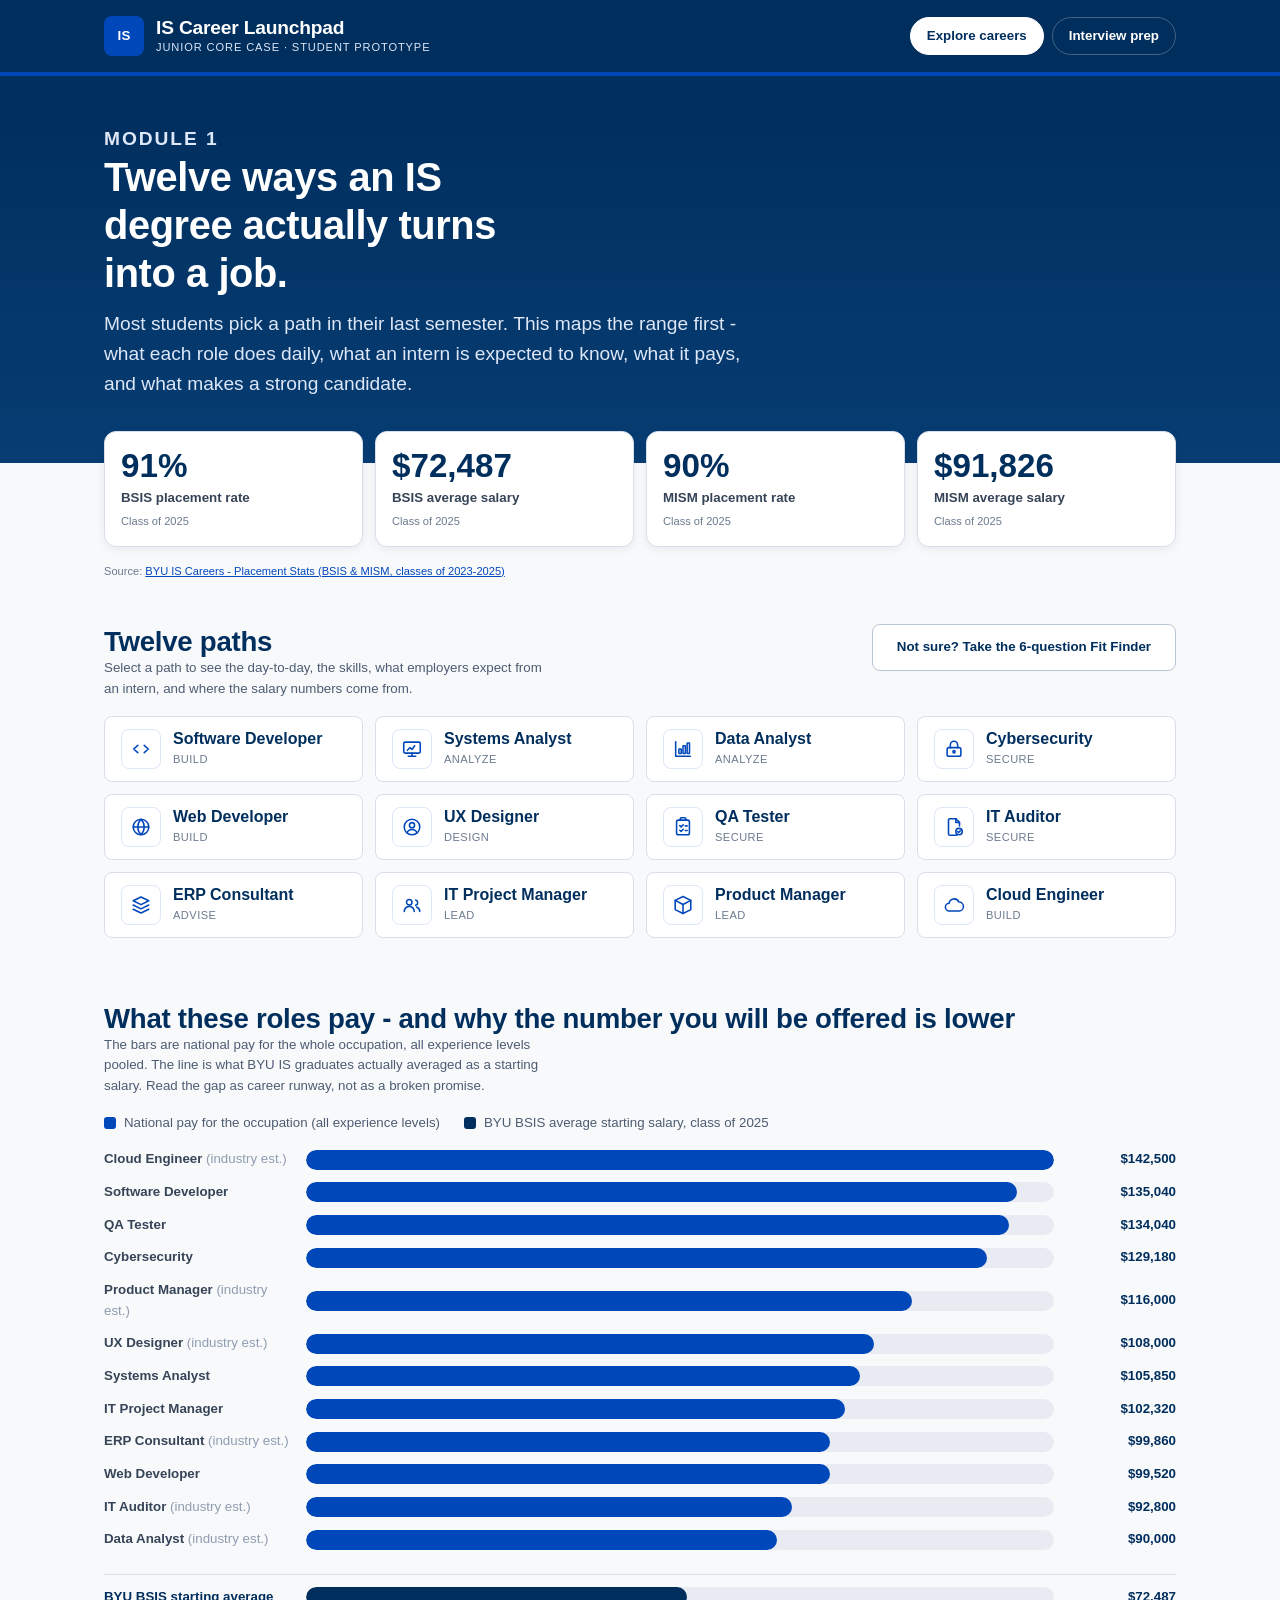
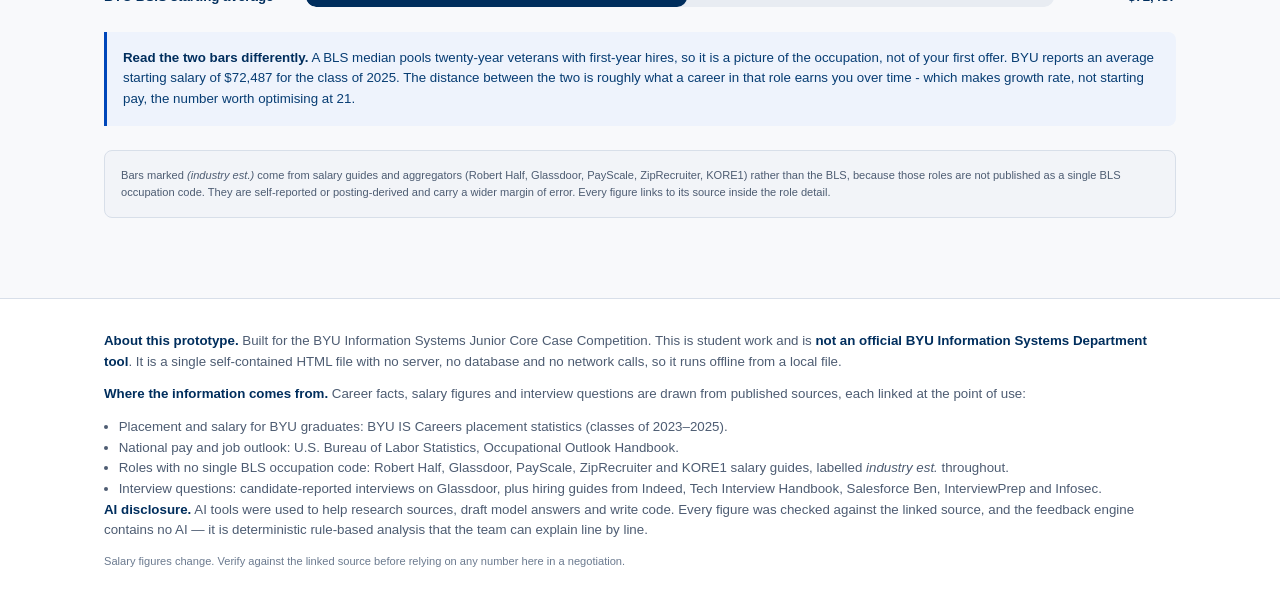
<file: alt/v1/index.html>
<!DOCTYPE html>
<html lang="en">
<head>
<meta charset="utf-8">
<meta name="viewport" content="width=device-width, initial-scale=1">
<title>IS Career Launchpad</title>
<meta name="description" content="Career exploration and interview preparation for BYU Information Systems students. Twelve IS career paths and a role-specific mock interview tool.">
<style>
/* ==========================================================================
   SOURCE: src/css/tokens.css
   ========================================================================== */
/* ==========================================================================
   DESIGN TOKENS
   --------------------------------------------------------------------------
   Every colour here is either (a) an official BYU brand colour, or (b) a
   neutral/semantic value derived by a stated rule. Nothing is picked by vibe.

   Source of brand colours: BYU Brand Guidelines -> Colors
   https://brand.byu.edu/brand-guidelines/colors/
     Navy   PMS 648 C   #002E5D   "should be used abundantly as the dominant
                                   colour to quickly establish university identity"
     Royal  PMS 293 C   #0047BA   "preferred accent and background colour"
     White              #FFFFFF

   Derivation rule for neutrals: single hue (212deg, the hue of BYU Navy),
   saturation stepped 28% -> 8% as lightness rises. This keeps every grey
   visibly related to Navy instead of being an unrelated neutral.

   Derivation rule for semantics: fixed lightness (L*~38 dark / ~96 tint) so
   all three status colours carry equal visual weight and each clears 4.5:1
   contrast on its own tint. Hues chosen at maximum mutual separation that
   still reads conventionally (green = met, amber = partial, red = missing).
   ========================================================================== */

:root {
  /* --- BYU brand ------------------------------------------------------- */
  --byu-navy: #002e5d;
  --byu-royal: #0047ba;
  --byu-white: #ffffff;

  /* Navy/royal variants, generated by lightness shift only (hue locked) */
  --navy-900: #001c38;
  --navy-800: #002e5d;
  --navy-700: #073d73;
  --royal-600: #0047ba;
  --royal-500: #1a5ecb;
  --royal-100: #dde7f8;
  --royal-050: #eef3fc;

  /* --- Neutrals (hue 212) ---------------------------------------------- */
  --n-000: #ffffff;
  --n-025: #f8f9fb;
  --n-050: #f2f4f8;
  --n-100: #e8ecf2;
  --n-200: #d8dfe9;
  --n-300: #bcc7d6;
  --n-400: #8f9db1;
  --n-500: #6b7a8f;
  --n-600: #4d5c72;
  --n-700: #364457;
  --n-800: #22303f;
  --n-900: #14202c;

  /* --- Semantic (interview feedback only) ------------------------------ */
  --ok-fg: #12664a;
  --ok-bg: #e8f4ef;
  --ok-br: #b6ddcd;

  --mid-fg: #8a5300;
  --mid-bg: #fbf1e2;
  --mid-br: #ecd4ac;

  --gap-fg: #9c2b32;
  --gap-bg: #fbecec;
  --gap-br: #eec7c8;

  /* --- Typography ------------------------------------------------------- */
  /* System stack only: the deliverable must run offline from a file:// URL
     during the recorded demo, so no webfont CDN. */
  --font-sans: -apple-system, BlinkMacSystemFont, "Segoe UI", Roboto,
    "Helvetica Neue", Arial, sans-serif;
  --font-mono: ui-monospace, SFMono-Regular, "SF Mono", Menlo, Consolas,
    "Liberation Mono", monospace;

  /* Type scale: 1.200 (minor third) from a 16px base */
  --t-xs: 0.694rem;
  --t-sm: 0.833rem;
  --t-base: 1rem;
  --t-md: 1.2rem;
  --t-lg: 1.44rem;
  --t-xl: 1.728rem;
  --t-2xl: 2.074rem;
  --t-3xl: 2.488rem;

  /* --- Spacing: 4px base, doubling-ish ---------------------------------- */
  --s-1: 4px;
  --s-2: 8px;
  --s-3: 12px;
  --s-4: 16px;
  --s-5: 24px;
  --s-6: 32px;
  --s-7: 48px;
  --s-8: 64px;

  /* --- Radius / elevation ------------------------------------------------ */
  --r-sm: 4px;
  --r-md: 8px;
  --r-lg: 12px;
  --r-full: 999px;

  --shadow-1: 0 1px 2px rgba(0, 46, 93, 0.06);
  --shadow-2: 0 2px 8px rgba(0, 46, 93, 0.08);
  --shadow-3: 0 8px 24px rgba(0, 46, 93, 0.12);

  --max-w: 1120px;
}


/* ==========================================================================
   SOURCE: src/css/app.css
   ========================================================================== */
/* ==========================================================================
   IS CAREER LAUNCHPAD - APPLICATION STYLES
   Layout language: one 1120px column, 4-up card grid, white cards on a
   --n-025 ground. Matches the "Twelve paths" reference layout.
   ========================================================================== */

*,
*::before,
*::after { box-sizing: border-box; }

html { -webkit-text-size-adjust: 100%; }

body {
  margin: 0;
  font-family: var(--font-sans);
  font-size: var(--t-base);
  line-height: 1.55;
  color: var(--n-800);
  background: var(--n-025);
}

h1, h2, h3, h4 {
  margin: 0;
  color: var(--byu-navy);
  line-height: 1.2;
  font-weight: 700;
  letter-spacing: -0.01em;
}

p { margin: 0 0 var(--s-3); }
a { color: var(--royal-600); }

.wrap {
  max-width: var(--max-w);
  margin: 0 auto;
  padding: 0 var(--s-5);
}

.sr-only {
  position: absolute; width: 1px; height: 1px;
  padding: 0; margin: -1px; overflow: hidden;
  clip: rect(0 0 0 0); white-space: nowrap; border: 0;
}

/* --- Skip link ---------------------------------------------------------- */
.skip {
  position: absolute; left: -9999px; top: 0; z-index: 100;
  background: var(--byu-navy); color: #fff;
  padding: var(--s-3) var(--s-4); border-radius: 0 0 var(--r-md) 0;
}
.skip:focus { left: 0; }

/* --- Focus ring (one rule, applies everywhere) -------------------------- */
:focus-visible {
  outline: 3px solid var(--royal-600);
  outline-offset: 2px;
  border-radius: var(--r-sm);
}

/* ==========================================================================
   Masthead + module tabs
   ========================================================================== */

.masthead {
  background: var(--byu-navy);
  color: #fff;
  border-bottom: 4px solid var(--byu-royal);
}

.masthead__inner {
  display: flex;
  align-items: center;
  justify-content: space-between;
  gap: var(--s-4);
  padding-top: var(--s-4);
  padding-bottom: var(--s-4);
  flex-wrap: wrap;
}

.brand { display: flex; align-items: center; gap: var(--s-3); }

.brand__mark {
  width: 40px; height: 40px; flex: none;
  border-radius: var(--r-md);
  background: var(--byu-royal);
  display: grid; place-items: center;
  font-weight: 800; font-size: var(--t-sm); letter-spacing: 0.02em;
  color: #fff;
}

.brand__text h1 {
  color: #fff;
  font-size: var(--t-md);
  letter-spacing: -0.01em;
}
.brand__text p {
  margin: 0;
  font-size: var(--t-xs);
  color: var(--royal-100);
  text-transform: uppercase;
  letter-spacing: 0.08em;
}

.tabs { display: flex; gap: var(--s-2); }

.tab {
  appearance: none;
  border: 1px solid rgba(255, 255, 255, 0.25);
  background: transparent;
  color: #fff;
  font: inherit;
  font-size: var(--t-sm);
  font-weight: 600;
  padding: var(--s-2) var(--s-4);
  border-radius: var(--r-full);
  cursor: pointer;
  white-space: nowrap;
}
.tab:hover { background: rgba(255, 255, 255, 0.1); }
.tab[aria-selected="true"] {
  background: #fff;
  color: var(--byu-navy);
  border-color: #fff;
}

/* ==========================================================================
   Hero + department stat strip
   ========================================================================== */

.hero {
  background: linear-gradient(180deg, var(--byu-navy) 0%, var(--navy-700) 100%);
  color: #fff;
  padding: var(--s-7) 0 var(--s-8);
}
.hero h2 {
  color: #fff;
  font-size: var(--t-3xl);
  max-width: 20ch;
  margin-bottom: var(--s-3);
}
.hero p {
  color: var(--royal-100);
  font-size: var(--t-md);
  max-width: 62ch;
  margin-bottom: 0;
}

.statstrip {
  display: grid;
  grid-template-columns: repeat(4, 1fr);
  gap: var(--s-3);
  margin-top: calc(var(--s-6) * -1);
  margin-bottom: var(--s-6);
}

.stat {
  background: #fff;
  border: 1px solid var(--n-200);
  border-radius: var(--r-lg);
  padding: var(--s-4);
  box-shadow: var(--shadow-2);
}
.stat__value {
  font-size: var(--t-2xl);
  font-weight: 800;
  color: var(--byu-navy);
  line-height: 1.1;
  font-variant-numeric: tabular-nums;
}
.stat__label {
  font-size: var(--t-sm);
  font-weight: 600;
  color: var(--n-700);
  margin-top: var(--s-1);
}
.stat__note {
  font-size: var(--t-xs);
  color: var(--n-500);
  margin-top: var(--s-1);
}

/* ==========================================================================
   Section furniture
   ========================================================================== */

.section { padding: var(--s-6) 0; }

.section__head {
  display: flex;
  align-items: baseline;
  justify-content: space-between;
  gap: var(--s-4);
  margin-bottom: var(--s-4);
  flex-wrap: wrap;
}
.section__head h3 { font-size: var(--t-xl); }
.section__head p {
  margin: 0;
  color: var(--n-600);
  font-size: var(--t-sm);
  max-width: 60ch;
}

.eyebrow {
  font-size: var(--t-xs);
  font-weight: 700;
  letter-spacing: 0.1em;
  text-transform: uppercase;
  color: var(--royal-600);
  margin-bottom: var(--s-2);
}

/* ==========================================================================
   Twelve-paths grid  (the reference layout)
   ========================================================================== */

.pathgrid {
  display: grid;
  grid-template-columns: repeat(4, 1fr);
  gap: var(--s-3);
}

.pathcard {
  display: flex;
  align-items: center;
  gap: var(--s-3);
  width: 100%;
  text-align: left;
  font: inherit;
  background: #fff;
  border: 1px solid var(--n-200);
  border-radius: var(--r-md);
  padding: var(--s-3) var(--s-4);
  cursor: pointer;
  transition: border-color 0.12s, box-shadow 0.12s, transform 0.12s;
}
.pathcard:hover {
  border-color: var(--royal-600);
  box-shadow: var(--shadow-2);
  transform: translateY(-1px);
}
.pathcard[aria-pressed="true"] {
  border-color: var(--byu-royal);
  box-shadow: inset 0 0 0 1px var(--byu-royal);
  background: var(--royal-050);
}

.pathcard__icon {
  flex: none;
  width: 40px; height: 40px;
  border: 1px solid var(--royal-100);
  border-radius: var(--r-md);
  display: grid; place-items: center;
  color: var(--byu-royal);
  background: #fff;
}
.pathcard__icon svg { width: 22px; height: 22px; display: block; }

/* Name and family stack; both must be block or they run together inline. */
.pathcard__text { display: flex; flex-direction: column; min-width: 0; }

.pathcard__name {
  display: block;
  font-weight: 600;
  font-size: var(--t-base);
  color: var(--byu-navy);
  line-height: 1.25;
}
.pathcard__meta {
  display: block;
  font-size: var(--t-xs);
  color: var(--n-500);
  letter-spacing: 0.04em;
  text-transform: uppercase;
  margin-top: 2px;
}

/* ==========================================================================
   Detail panel
   ========================================================================== */

.detail {
  background: #fff;
  border: 1px solid var(--n-200);
  border-radius: var(--r-lg);
  box-shadow: var(--shadow-2);
  overflow: hidden;
  margin-top: var(--s-5);
}

.detail__head {
  display: flex;
  align-items: flex-start;
  gap: var(--s-4);
  padding: var(--s-5);
  border-bottom: 1px solid var(--n-100);
  background: var(--n-025);
}
.detail__head .pathcard__icon { width: 48px; height: 48px; }
.detail__head .pathcard__icon svg { width: 26px; height: 26px; }
.detail__head h3 { font-size: var(--t-xl); }
.detail__head p { margin: var(--s-1) 0 0; color: var(--n-600); font-size: var(--t-sm); }

.detail__close {
  margin-left: auto;
  appearance: none; border: 1px solid var(--n-300);
  background: #fff; color: var(--n-700);
  font: inherit; font-size: var(--t-sm);
  border-radius: var(--r-full);
  padding: var(--s-1) var(--s-3);
  cursor: pointer;
}
.detail__close:hover { border-color: var(--n-500); }

.detail__body {
  display: grid;
  grid-template-columns: 1fr 320px;
  gap: 0;
}
.detail__main { padding: var(--s-5); }
.detail__side {
  padding: var(--s-5);
  background: var(--n-025);
  border-left: 1px solid var(--n-100);
}

.field { margin-bottom: var(--s-5); }
.field:last-child { margin-bottom: 0; }
.field__label {
  font-size: var(--t-xs);
  font-weight: 700;
  letter-spacing: 0.08em;
  text-transform: uppercase;
  color: var(--n-500);
  margin-bottom: var(--s-2);
}
.field p { margin: 0; }

.chips { display: flex; flex-wrap: wrap; gap: var(--s-2); }
.chip {
  font-size: var(--t-sm);
  background: var(--royal-050);
  border: 1px solid var(--royal-100);
  color: var(--navy-700);
  border-radius: var(--r-full);
  padding: 3px var(--s-3);
}

.traits { margin: 0; padding-left: 1.1em; }
.traits li { margin-bottom: var(--s-1); }

/* Salary block */
.pay {
  background: #fff;
  border: 1px solid var(--n-200);
  border-radius: var(--r-md);
  padding: var(--s-4);
  margin-bottom: var(--s-4);
}
.pay__figure {
  font-size: var(--t-xl);
  font-weight: 800;
  color: var(--byu-navy);
  font-variant-numeric: tabular-nums;
}
.pay__caption { font-size: var(--t-xs); color: var(--n-500); }

.growth {
  display: inline-flex; align-items: center; gap: 6px;
  font-size: var(--t-sm); font-weight: 600;
  border-radius: var(--r-full);
  padding: 2px var(--s-3);
  margin-top: var(--s-2);
}
.growth--fast { background: var(--ok-bg); color: var(--ok-fg); border: 1px solid var(--ok-br); }
.growth--avg  { background: var(--mid-bg); color: var(--mid-fg); border: 1px solid var(--mid-br); }
.growth--slow { background: var(--gap-bg); color: var(--gap-fg); border: 1px solid var(--gap-br); }

.sources { font-size: var(--t-xs); color: var(--n-600); }
.sources ul { margin: var(--s-2) 0 0; padding-left: 1.1em; }
.sources li { margin-bottom: var(--s-2); }
.sources a { word-break: break-word; }

.cta-row { display: flex; gap: var(--s-3); flex-wrap: wrap; margin-top: var(--s-5); }

/* ==========================================================================
   Buttons
   ========================================================================== */

.btn {
  appearance: none;
  font: inherit; font-weight: 600; font-size: var(--t-sm);
  border-radius: var(--r-md);
  padding: var(--s-3) var(--s-5);
  cursor: pointer;
  border: 1px solid transparent;
  display: inline-flex; align-items: center; gap: var(--s-2);
}
.btn--primary { background: var(--byu-royal); color: #fff; }
.btn--primary:hover { background: var(--royal-500); }
.btn--ghost { background: #fff; color: var(--byu-navy); border-color: var(--n-300); }
.btn--ghost:hover { border-color: var(--byu-royal); color: var(--byu-royal); }
.btn:disabled { opacity: 0.5; cursor: not-allowed; }

/* ==========================================================================
   Fit Finder
   ========================================================================== */

.finder {
  background: #fff;
  border: 1px solid var(--n-200);
  border-radius: var(--r-lg);
  box-shadow: var(--shadow-2);
  padding: var(--s-5);
}

.finder__progress {
  height: 6px;
  background: var(--n-100);
  border-radius: var(--r-full);
  overflow: hidden;
  margin-bottom: var(--s-5);
}
.finder__bar {
  height: 100%;
  background: var(--byu-royal);
  border-radius: var(--r-full);
  transition: width 0.25s ease;
}

.finder__q {
  font-size: var(--t-lg);
  font-weight: 700;
  color: var(--byu-navy);
  margin-bottom: var(--s-4);
}

.opts { display: grid; gap: var(--s-2); }
.opt {
  text-align: left; font: inherit;
  background: #fff;
  border: 1px solid var(--n-200);
  border-radius: var(--r-md);
  padding: var(--s-3) var(--s-4);
  cursor: pointer;
  color: var(--n-800);
}
.opt:hover { border-color: var(--byu-royal); background: var(--royal-050); }

.results { display: grid; gap: var(--s-3); }
.result {
  display: flex; align-items: center; gap: var(--s-4);
  border: 1px solid var(--n-200);
  border-radius: var(--r-md);
  padding: var(--s-3) var(--s-4);
  background: #fff;
}
.result__rank {
  flex: none; width: 28px; height: 28px;
  border-radius: var(--r-full);
  background: var(--byu-navy); color: #fff;
  display: grid; place-items: center;
  font-size: var(--t-sm); font-weight: 700;
}
.result__body { flex: 1; min-width: 0; }
.result__name { font-weight: 600; color: var(--byu-navy); }
.result__why { font-size: var(--t-sm); color: var(--n-600); }
.result__meter {
  flex: none; width: 96px; height: 8px;
  background: var(--n-100); border-radius: var(--r-full); overflow: hidden;
}
.result__fill { height: 100%; background: var(--byu-royal); }

/* ==========================================================================
   Pay comparison chart
   ========================================================================== */

.chart { display: grid; gap: var(--s-3); }
.chartrow {
  display: grid;
  grid-template-columns: 190px 1fr 110px;
  align-items: center;
  gap: var(--s-3);
  font-size: var(--t-sm);
}
.chartrow__name { color: var(--n-700); font-weight: 600; }
.chartrow__track {
  background: var(--n-100);
  border-radius: var(--r-full);
  height: 20px;
  overflow: hidden;
}
.chartrow__fill {
  height: 100%;
  background: var(--byu-royal);
  border-radius: var(--r-full);
}
.chartrow__fill--start { background: var(--byu-navy); }
.chartrow__val {
  text-align: right;
  font-variant-numeric: tabular-nums;
  color: var(--byu-navy);
  font-weight: 700;
}

.legend { display: flex; gap: var(--s-5); flex-wrap: wrap; font-size: var(--t-sm); color: var(--n-600); margin-bottom: var(--s-4); }
.legend span { display: inline-flex; align-items: center; gap: var(--s-2); }
.swatch { width: 12px; height: 12px; border-radius: 3px; display: inline-block; }

.callout {
  border-left: 3px solid var(--byu-royal);
  background: var(--royal-050);
  padding: var(--s-4);
  border-radius: 0 var(--r-md) var(--r-md) 0;
  font-size: var(--t-sm);
  color: var(--navy-700);
  margin-top: var(--s-5);
}
.callout strong { color: var(--byu-navy); }

/* ==========================================================================
   Interview module
   ========================================================================== */

.split {
  display: grid;
  grid-template-columns: 260px 1fr;
  gap: var(--s-5);
  align-items: start;
}

.picker {
  background: #fff;
  border: 1px solid var(--n-200);
  border-radius: var(--r-lg);
  padding: var(--s-3);
  position: sticky;
  top: var(--s-4);
}
.picker__title {
  font-size: var(--t-xs); font-weight: 700; letter-spacing: 0.08em;
  text-transform: uppercase; color: var(--n-500);
  padding: var(--s-2) var(--s-3);
}
.picker__item {
  display: flex; align-items: center; gap: var(--s-3);
  width: 100%; text-align: left; font: inherit;
  background: none; border: 0; cursor: pointer;
  padding: var(--s-2) var(--s-3);
  border-radius: var(--r-md);
  color: var(--n-700); font-size: var(--t-sm);
}
.picker__item:hover { background: var(--n-050); }
.picker__item[aria-pressed="true"] {
  background: var(--royal-050);
  color: var(--byu-navy);
  font-weight: 700;
}
.picker__item svg { width: 18px; height: 18px; flex: none; color: var(--byu-royal); }

.qcard {
  background: #fff;
  border: 1px solid var(--n-200);
  border-radius: var(--r-lg);
  box-shadow: var(--shadow-2);
  overflow: hidden;
}
.qcard__top {
  display: flex; align-items: center; gap: var(--s-3);
  padding: var(--s-4) var(--s-5);
  border-bottom: 1px solid var(--n-100);
  background: var(--n-025);
  flex-wrap: wrap;
}
.badge {
  font-size: var(--t-xs); font-weight: 700;
  letter-spacing: 0.06em; text-transform: uppercase;
  border-radius: var(--r-full);
  padding: 3px var(--s-3);
}
.badge--behavioral { background: var(--royal-050); color: var(--navy-700); border: 1px solid var(--royal-100); }
.badge--technical { background: var(--n-100); color: var(--n-700); border: 1px solid var(--n-200); }

.qcounter { margin-left: auto; font-size: var(--t-sm); color: var(--n-500); font-variant-numeric: tabular-nums; }

.qcard__body { padding: var(--s-5); }

.question {
  font-size: var(--t-lg);
  font-weight: 700;
  color: var(--byu-navy);
  line-height: 1.35;
  margin-bottom: var(--s-2);
}
.qsource { font-size: var(--t-xs); color: var(--n-500); margin-bottom: var(--s-4); }

textarea.answer {
  width: 100%;
  min-height: 190px;
  resize: vertical;
  font: inherit;
  font-size: var(--t-sm);
  line-height: 1.6;
  color: var(--n-800);
  padding: var(--s-4);
  border: 1px solid var(--n-300);
  border-radius: var(--r-md);
  background: #fff;
}
textarea.answer:focus { border-color: var(--byu-royal); }

.answer-meta {
  display: flex; justify-content: space-between; align-items: center;
  font-size: var(--t-xs); color: var(--n-500);
  margin-top: var(--s-2);
  flex-wrap: wrap; gap: var(--s-3);
}

/* --- Feedback ----------------------------------------------------------- */

.feedback {
  border-top: 1px solid var(--n-100);
  padding: var(--s-5);
  background: var(--n-025);
}

.score {
  display: flex; align-items: center; gap: var(--s-4);
  margin-bottom: var(--s-4);
}
.score__ring {
  flex: none; width: 64px; height: 64px;
  border-radius: 50%;
  display: grid; place-items: center;
  font-weight: 800; font-size: var(--t-md);
  color: var(--byu-navy);
  background: conic-gradient(var(--byu-royal) var(--pct, 0%), var(--n-200) 0);
  position: relative;
}
.score__ring::after {
  content: ""; position: absolute; inset: 6px;
  background: var(--n-025); border-radius: 50%;
}
.score__ring span { position: relative; z-index: 1; }
.score__verdict { font-weight: 700; color: var(--byu-navy); font-size: var(--t-md); }
.score__sub { font-size: var(--t-sm); color: var(--n-600); }

.dims { display: grid; gap: var(--s-2); margin-bottom: var(--s-4); }
.dim {
  display: grid;
  grid-template-columns: 22px 150px 1fr;
  gap: var(--s-3);
  align-items: start;
  background: #fff;
  border: 1px solid var(--n-200);
  border-radius: var(--r-md);
  padding: var(--s-3);
  font-size: var(--t-sm);
}
.dim__icon {
  width: 22px; height: 22px; border-radius: var(--r-full);
  display: grid; place-items: center;
  font-size: 12px; font-weight: 800; flex: none;
}
.dim--ok .dim__icon  { background: var(--ok-bg);  color: var(--ok-fg);  border: 1px solid var(--ok-br); }
.dim--mid .dim__icon { background: var(--mid-bg); color: var(--mid-fg); border: 1px solid var(--mid-br); }
.dim--gap .dim__icon { background: var(--gap-bg); color: var(--gap-fg); border: 1px solid var(--gap-br); }
.dim__name { font-weight: 700; color: var(--n-700); }
.dim__note { color: var(--n-600); }

.fixfirst {
  border: 1px solid var(--mid-br);
  background: var(--mid-bg);
  color: var(--mid-fg);
  border-radius: var(--r-md);
  padding: var(--s-4);
  font-size: var(--t-sm);
  margin-bottom: var(--s-4);
}
.fixfirst strong { display: block; margin-bottom: var(--s-1); }

.model {
  background: #fff;
  border: 1px solid var(--n-200);
  border-radius: var(--r-md);
  padding: var(--s-4);
  font-size: var(--t-sm);
}
.model h4 { font-size: var(--t-sm); margin-bottom: var(--s-2); }
.model__structure {
  display: flex; gap: var(--s-2); flex-wrap: wrap;
  margin-bottom: var(--s-3);
}
.model__step {
  font-size: var(--t-xs); font-weight: 700;
  background: var(--n-050); border: 1px solid var(--n-200);
  color: var(--n-600);
  border-radius: var(--r-full); padding: 2px var(--s-3);
}
.model p { color: var(--n-700); }
.model p:last-child { margin-bottom: 0; }

details.rubric { margin-top: var(--s-4); font-size: var(--t-sm); }
details.rubric summary {
  cursor: pointer; font-weight: 600; color: var(--royal-600);
}
details.rubric div { margin-top: var(--s-3); color: var(--n-600); }

/* --- Session tracker ---------------------------------------------------- */

.tracker {
  display: flex; gap: var(--s-2); flex-wrap: wrap;
  margin-top: var(--s-4);
}
.tracker__dot {
  width: 26px; height: 26px; border-radius: var(--r-full);
  display: grid; place-items: center;
  font-size: var(--t-xs); font-weight: 700;
  border: 1px solid var(--n-300); background: #fff; color: var(--n-500);
}
.tracker__dot--done { background: var(--ok-bg); border-color: var(--ok-br); color: var(--ok-fg); }
.tracker__dot--current { border-color: var(--byu-royal); color: var(--byu-royal); box-shadow: inset 0 0 0 1px var(--byu-royal); }

/* ==========================================================================
   Footer
   ========================================================================== */

.foot {
  border-top: 1px solid var(--n-200);
  background: #fff;
  padding: var(--s-6) 0;
  margin-top: var(--s-7);
  font-size: var(--t-sm);
  color: var(--n-600);
}
.foot strong { color: var(--byu-navy); }
.foot ul { padding-left: 1.1em; margin: var(--s-2) 0 0; }

.disclaimer {
  background: var(--n-050);
  border: 1px solid var(--n-200);
  border-radius: var(--r-md);
  padding: var(--s-4);
  font-size: var(--t-xs);
  color: var(--n-600);
  margin-top: var(--s-5);
}

/* ==========================================================================
   Responsive
   ========================================================================== */

@media (max-width: 980px) {
  .pathgrid { grid-template-columns: repeat(2, 1fr); }
  .statstrip { grid-template-columns: repeat(2, 1fr); }
  .detail__body { grid-template-columns: 1fr; }
  .detail__side { border-left: 0; border-top: 1px solid var(--n-100); }
  .split { grid-template-columns: 1fr; }
  .picker { position: static; }
  .picker__list { display: grid; grid-template-columns: repeat(2, 1fr); }
}

@media (max-width: 640px) {
  .pathgrid { grid-template-columns: 1fr; }
  .statstrip { grid-template-columns: 1fr; }
  .hero h2 { font-size: var(--t-2xl); }
  .chartrow { grid-template-columns: 1fr; gap: var(--s-1); }
  .chartrow__val { text-align: left; }
  .dim { grid-template-columns: 22px 1fr; }
  .dim__note { grid-column: 2; }
  .picker__list { grid-template-columns: 1fr; }
}

@media print {
  .tabs, .cta-row, .btn { display: none; }
  body { background: #fff; }
}

</style>
</head>
<body>

<a class="skip" href="#app">Skip to content</a>

<header class="masthead">
  <div class="wrap masthead__inner">
    <div class="brand">
      <div class="brand__mark" aria-hidden="true">IS</div>
      <div class="brand__text">
        <h1>IS Career Launchpad</h1>
        <p>Junior Core Case &middot; Student Prototype</p>
      </div>
    </div>
    <nav class="tabs" role="tablist" aria-label="Modules">
      <button class="tab" role="tab" data-tab="explore" aria-selected="true">Explore careers</button>
      <button class="tab" role="tab" data-tab="interview" aria-selected="false">Interview prep</button>
    </nav>
  </div>
</header>

<main id="app"></main>

<footer class="foot">
  <div class="wrap">
    <p><strong>About this prototype.</strong> Built for the BYU Information Systems
    Junior Core Case Competition. This is student work and is <strong>not an official
    BYU Information Systems Department tool</strong>. It is a single self-contained
    HTML file with no server, no database and no network calls, so it runs offline
    from a local file.</p>

    <p><strong>Where the information comes from.</strong> Career facts, salary figures
    and interview questions are drawn from published sources, each linked at the point
    of use:</p>
    <ul>
      <li>Placement and salary for BYU graduates: BYU IS Careers placement statistics (classes of 2023&ndash;2025).</li>
      <li>National pay and job outlook: U.S. Bureau of Labor Statistics, Occupational Outlook Handbook.</li>
      <li>Roles with no single BLS occupation code: Robert Half, Glassdoor, PayScale, ZipRecruiter and KORE1 salary guides, labelled <em>industry est.</em> throughout.</li>
      <li>Interview questions: candidate-reported interviews on Glassdoor, plus hiring guides from Indeed, Tech Interview Handbook, Salesforce Ben, InterviewPrep and Infosec.</li>
    </ul>

    <p><strong>AI disclosure.</strong> AI tools were used to help research sources,
    draft model answers and write code. Every figure was checked against the linked
    source, and the feedback engine contains no AI &mdash; it is deterministic rule-based
    analysis that the team can explain line by line.</p>

    <p style="color:var(--n-500);font-size:var(--t-xs);margin-bottom:0">
      Salary figures change. Verify against the linked source before relying on any
      number here in a negotiation.
    </p>
  </div>
</footer>

<script>
/* ==========================================================================
   SOURCE: src/data/icons.js
   ========================================================================== */
/* ==========================================================================
   ICONS
   24x24 stroke icons, drawn to match the reference layout's outlined style.
   `currentColor` so the icon inherits BYU Royal from its container.
   ========================================================================== */

const ICONS = {
  code: '<path d="M8.5 8 4 12l4.5 4M15.5 8 20 12l-4.5 4"/>',

  systems:
    '<rect x="3" y="4.5" width="18" height="12" rx="1.5"/>' +
    '<path d="M8 20h8M12 16.5V20"/>' +
    '<path d="M7 13.5l2.5-3 2.5 2 3-4"/>',

  chart:
    '<path d="M4 20V4"/><path d="M4 20h16"/>' +
    '<rect x="7.5" y="12" width="2.6" height="5" rx="0.6"/>' +
    '<rect x="12" y="8.5" width="2.6" height="8.5" rx="0.6"/>' +
    '<rect x="16.5" y="5.5" width="2.6" height="11.5" rx="0.6"/>',

  lock:
    '<rect x="4.5" y="10.5" width="15" height="9.5" rx="2"/>' +
    '<path d="M8 10.5V7.5a4 4 0 0 1 8 0v3"/>' +
    '<circle cx="12" cy="15" r="1.2"/>',

  globe:
    '<circle cx="12" cy="12" r="8.5"/>' +
    '<path d="M3.5 12h17"/>' +
    '<path d="M12 3.5c2.3 2.4 3.5 5.4 3.5 8.5s-1.2 6.1-3.5 8.5c-2.3-2.4-3.5-5.4-3.5-8.5S9.7 5.9 12 3.5Z"/>',

  user:
    '<circle cx="12" cy="12" r="8.5"/>' +
    '<circle cx="12" cy="10" r="2.8"/>' +
    '<path d="M6.6 18.5a5.8 5.8 0 0 1 10.8 0"/>',

  clipboard:
    '<rect x="5" y="4.5" width="14" height="16" rx="2"/>' +
    '<path d="M9 4.5V3.2A1.2 1.2 0 0 1 10.2 2h3.6A1.2 1.2 0 0 1 15 3.2v1.3"/>' +
    '<path d="M8.5 10.5l1.4 1.4 2.4-2.4M8.5 15.5l1.4 1.4 2.4-2.4"/>' +
    '<path d="M14.5 10.8h2M14.5 15.8h2"/>',

  docCheck:
    '<path d="M14 3H7.5A1.5 1.5 0 0 0 6 4.5v15A1.5 1.5 0 0 0 7.5 21H15"/>' +
    '<path d="M14 3l4 4v4"/><path d="M14 3v4h4"/>' +
    '<circle cx="17.5" cy="17" r="3.5"/>' +
    '<path d="M16.1 17l1 1 1.8-1.9"/>',

  layers:
    '<path d="M12 3.2 3.5 7.4 12 11.6l8.5-4.2Z"/>' +
    '<path d="M3.5 12 12 16.2 20.5 12"/>' +
    '<path d="M3.5 16.6 12 20.8l8.5-4.2"/>',

  people:
    '<circle cx="9" cy="9" r="3"/>' +
    '<path d="M3.5 19a5.5 5.5 0 0 1 11 0"/>' +
    '<path d="M16 6.6a3 3 0 0 1 0 5.8"/>' +
    '<path d="M17 14.2a5.5 5.5 0 0 1 3.5 4.8"/>',

  box:
    '<path d="M12 2.8 20.5 7v10L12 21.2 3.5 17V7Z"/>' +
    '<path d="M3.5 7 12 11.4 20.5 7"/><path d="M12 11.4v9.8"/>',

  cloud:
    '<path d="M7 18.5a4.2 4.2 0 0 1-.4-8.4 5.6 5.6 0 0 1 10.7-1.3A3.9 3.9 0 0 1 17.6 18.5Z"/>'
};

/** Render an icon as an inline <svg> string. */
function icon(name, size) {
  const d = ICONS[name] || ICONS.box;
  const s = size || 24;
  return (
    '<svg viewBox="0 0 24 24" width="' + s + '" height="' + s + '" fill="none" ' +
    'stroke="currentColor" stroke-width="1.7" stroke-linecap="round" ' +
    'stroke-linejoin="round" aria-hidden="true" focusable="false">' + d + '</svg>'
  );
}


/* ==========================================================================
   SOURCE: src/data/careers.js
   ========================================================================== */
/* ==========================================================================
   CAREER DATA
   --------------------------------------------------------------------------
   Twelve IS career paths. Every salary figure carries the source it came from
   and a `basis` flag, because the two kinds of number are NOT comparable:

     basis: 'bls'      -> U.S. Bureau of Labor Statistics median annual wage.
                          All experience levels pooled. Government survey.
     basis: 'industry' -> Salary guides / aggregator postings (Robert Half,
                          Glassdoor, PayScale, ZipRecruiter...). Self-reported
                          or posting-derived. Wider spread, less consistent.

   `payMid`   = the single number used on the comparison chart.
   `payRange` = the human-readable spread, shown verbatim next to it.

   The distinction matters: a BLS median is what the role pays across a whole
   career, not what a BYU junior will be offered next summer. The app surfaces
   BYU's own reported starting average alongside these so the gap is visible
   rather than hidden.

   traitScores drives the Fit Finder (0-3 per dimension). See docs/ARCHITECTURE.md.
   ========================================================================== */

const DEPARTMENT_STATS = {
  // Source: BYU IS Careers, Placement Stats -> https://iscareers.byu.edu/placement-stats
  years: [
    { year: 2023, bsisPlacement: 93, bsisSalary: 73130, mismPlacement: 93, mismSalary: 93865 },
    { year: 2024, bsisPlacement: 75, bsisSalary: 76211, mismPlacement: 94, mismSalary: 89797 },
    { year: 2025, bsisPlacement: 91, bsisSalary: 72487, mismPlacement: 90, mismSalary: 91826 }
  ],
  latest: 2025,
  sourceLabel: 'BYU IS Careers - Placement Stats (BSIS & MISM, classes of 2023-2025)',
  sourceUrl: 'https://iscareers.byu.edu/placement-stats'
};

const CAREERS = [
  /* ---------------------------------------------------------------- 1 --- */
  {
    id: 'software-developer',
    name: 'Software Developer',
    icon: 'code',
    tagline: 'Design and build the applications a business runs on.',
    family: 'Build',
    dayToDay:
      'Analyze user needs, design and develop software and applications, plan how pieces ' +
      'of a system fit together, create technical diagrams for other programmers, maintain ' +
      'and upgrade existing software, and document systems so they can be maintained later.',
    skills: [
      'Strong programming fundamentals',
      'A language/stack (varies by employer)',
      'System architecture design',
      'Security requirements awareness',
      'Version control (Git)'
    ],
    entry:
      "Bachelor's degree in computer science, IT, or a related field (math, engineering). " +
      'Internships are the common way to gain the experience employers screen for; some ' +
      "employers prefer a master's for certain specialised roles.",
    payMid: 135040,
    payBasis: 'bls',
    payRange: 'Median $135,040/yr (May 2025)',
    payNote:
      '~106,100 openings/year across the broader "software developers, QA analysts & testers" group.',
    growthPct: 10,
    growthWindow: '2025-2035',
    growthLabel: 'much faster than average',
    traits: [
      'Analytical thinking',
      'Explaining technical issues to non-technical stakeholders',
      'Creativity',
      'Detail orientation',
      'Persistent problem-solving'
    ],
    sources: [
      {
        label: 'BLS Occupational Outlook Handbook - Software Developers, QA Analysts, and Testers',
        url: 'https://www.bls.gov/ooh/computer-and-information-technology/software-developers.htm'
      }
    ],
    traitScores: { code: 3, data: 1, people: 1, design: 1, risk: 1, systems: 2, lead: 0, ambiguity: 2 }
  },

  /* ---------------------------------------------------------------- 2 --- */
  {
    id: 'systems-analyst',
    name: 'Systems Analyst',
    icon: 'systems',
    tagline: 'Sit between the business and IT, and decide what gets built.',
    family: 'Analyze',
    dayToDay:
      "Consult with managers on IT's role in the business, research new technologies, " +
      'analyze the cost/benefit of systems and upgrades, design and configure new systems, ' +
      'oversee installation and customization, test systems, and write training manuals.',
    skills: [
      'Data modeling',
      'Cost-benefit analysis',
      'Requirements gathering',
      'Some programming',
      'Industry domain knowledge (finance, healthcare)'
    ],
    entry:
      "Bachelor's degree - computer/information science is common, but business or " +
      'liberal-arts degrees plus technical skills are also accepted. An MBA with an IS ' +
      'concentration is a plus for some employers.',
    payMid: 105850,
    payBasis: 'bls',
    payRange: 'Median $105,850/yr (May 2025)',
    payNote: '~32,900 openings/year.',
    growthPct: 8,
    growthWindow: '2025-2035',
    growthLabel: 'faster than average',
    traits: [
      'Analytical and business skills',
      'Understanding organizational goals',
      'Acting as liaison between IT and management',
      'Creativity',
      'Organizational skill'
    ],
    sources: [
      {
        label: 'BLS Occupational Outlook Handbook - Computer Systems Analysts',
        url: 'https://www.bls.gov/ooh/computer-and-information-technology/computer-systems-analysts.htm'
      }
    ],
    traitScores: { code: 1, data: 2, people: 3, design: 1, risk: 1, systems: 2, lead: 1, ambiguity: 2 }
  },

  /* ---------------------------------------------------------------- 3 --- */
  {
    id: 'data-analyst',
    name: 'Data Analyst',
    icon: 'chart',
    tagline: 'Turn messy company data into decisions leaders actually make.',
    family: 'Analyze',
    dayToDay:
      'Meet with stakeholders to define problems and KPIs, pull and query data (SQL), clean ' +
      'and validate datasets (Excel/Python), build dashboards and visualizations ' +
      '(Tableau/Power BI), then summarize findings and present recommendations to ' +
      'non-technical audiences.',
    skills: [
      'SQL',
      'Excel (pivot tables, XLOOKUP)',
      'Tableau or Power BI',
      'Python / R',
      'Business acumen',
      'Presenting to non-technical audiences'
    ],
    entry:
      'A portfolio (GitHub/Kaggle projects), at least one internship, and often a certificate ' +
      '(e.g. Google Data Analytics) on top of coursework. The bar for "entry-level" has risen ' +
      'in the current market.',
    payMid: 90000,
    payBasis: 'industry',
    payRange: '$63,000 - $117,250/yr depending on industry and source',
    payNote:
      'Robert Half puts entry-level financial data analysts at $53,500-$63,250 and tech-sector ' +
      'data analysts at $96,250-$138,500 (midpoint ~$117,250); Glassdoor lists ~$63,000 average ' +
      'entry-level. "Data analyst" spans industries and seniority - cross-check the specific ' +
      'range you cite.',
    growthPct: null,
    growthWindow: null,
    growthLabel: 'Not published as a single BLS occupation',
    traits: [
      'Comfort with SQL and Excel from day one',
      'Curiosity and attention to detail',
      'Translating technical findings into business language',
      'A demonstrated project portfolio'
    ],
    sources: [
      {
        label: 'Robert Half - 2026 Data Analyst Salary Trends',
        url: 'https://www.roberthalf.com/us/en/insights/landing-job/2026-data-analyst-salary-trends'
      },
      {
        label: 'Glassdoor - Entry Level Data Analyst salary',
        url: 'https://www.glassdoor.com/Salaries/entry-level-data-analyst-salary-SRCH_KO0,24.htm'
      },
      {
        label: '365 Data Science - Data Analyst Job Outlook 2026',
        url: 'https://365datascience.com/career-advice/data-analyst-job-outlook-2025/'
      }
    ],
    traitScores: { code: 2, data: 3, people: 2, design: 1, risk: 1, systems: 1, lead: 0, ambiguity: 2 }
  },

  /* ---------------------------------------------------------------- 4 --- */
  {
    id: 'cybersecurity',
    name: 'Cybersecurity',
    icon: 'lock',
    tagline: 'Defend systems against people actively trying to break them.',
    family: 'Secure',
    dayToDay:
      'Monitor networks for breaches and investigate incidents, maintain firewalls and ' +
      'encryption tools, check for vulnerabilities, research emerging threats, write reports ' +
      'on attempted attacks, develop security standards, and build and test disaster ' +
      'recovery plans.',
    skills: [
      'Firewalls',
      'Encryption / data protection',
      'Vulnerability scanning',
      'Incident response',
      'SIEM tools',
      'Disaster recovery planning'
    ],
    entry:
      "Bachelor's degree in computer science or a related field is typical, plus related work " +
      'experience (often network or systems administration first). Certification (Security+, ' +
      'CISA, CISSP) is frequently preferred.',
    payMid: 129180,
    payBasis: 'bls',
    payRange: 'Median $129,180/yr (May 2025)',
    payNote: '~14,100 openings/year. One of the fastest-growing IT roles.',
    growthPct: 21,
    growthWindow: '2025-2035',
    growthLabel: 'much faster than average',
    traits: [
      'Analytical skills',
      'Explaining risk to non-technical audiences',
      'Creativity in anticipating threats',
      'Extreme attention to detail',
      'Problem-solving under pressure (on-call)'
    ],
    sources: [
      {
        label: 'BLS Occupational Outlook Handbook - Information Security Analysts',
        url: 'https://www.bls.gov/ooh/computer-and-information-technology/information-security-analysts.htm'
      }
    ],
    traitScores: { code: 2, data: 2, people: 1, design: 0, risk: 3, systems: 3, lead: 0, ambiguity: 2 }
  },

  /* ---------------------------------------------------------------- 5 --- */
  {
    id: 'web-developer',
    name: 'Web Developer',
    icon: 'globe',
    tagline: 'Build the interfaces customers actually touch.',
    family: 'Build',
    dayToDay:
      'Meet with clients and management about site needs, build and test applications, ' +
      'interfaces and navigation, write code (HTML, JavaScript), integrate graphics/audio/' +
      'video, build prototypes and mockups, and monitor site traffic and performance.',
    skills: [
      'HTML (required)',
      'JavaScript',
      'CSS',
      'SQL',
      'REST APIs',
      'Front-end vs back-end specialisation'
    ],
    entry:
      "Education ranges from a high school diploma to a bachelor's depending on employer. " +
      "A bachelor's in computer science/programming is preferred by many, but a strong " +
      'portfolio of prior projects can substitute.',
    payMid: 99520,
    payBasis: 'bls',
    payRange: 'Median $99,520/yr (May 2025)',
    payNote:
      '~13,600 openings/year for the combined "web developers and digital designers" group. ' +
      'AI tools may temper growth for pure coding tasks.',
    growthPct: 5,
    growthWindow: '2025-2035',
    growthLabel: 'faster than average',
    traits: [
      'Communication across a project team',
      'Creativity balanced with functionality',
      'Extreme attention to detail',
      'Debugging skill'
    ],
    sources: [
      {
        label: 'BLS Occupational Outlook Handbook - Web Developers and Digital Designers',
        url: 'https://www.bls.gov/ooh/computer-and-information-technology/web-developers.htm'
      }
    ],
    traitScores: { code: 3, data: 1, people: 1, design: 2, risk: 1, systems: 1, lead: 0, ambiguity: 1 }
  },

  /* ---------------------------------------------------------------- 6 --- */
  {
    id: 'ux-designer',
    name: 'UX Designer',
    icon: 'user',
    tagline: 'Research what users need, then design the thing that solves it.',
    family: 'Design',
    dayToDay:
      'Conduct user research and usability testing (interviews, surveys, observation), ' +
      'create wireframes and prototypes, design the look, feel and navigation of a product, ' +
      'test and iterate across devices, and collaborate with developers and product managers.',
    skills: [
      'Figma',
      'Wireframing',
      'Prototyping',
      'Usability testing',
      'User research methods',
      'Basic understanding of front-end development'
    ],
    entry:
      "Typically a bachelor's degree (design, HCI, or related), though career-changers " +
      'commonly enter via bootcamps or certificates such as the Google UX Design ' +
      'Professional Certificate. A portfolio of case studies matters as much as the degree.',
    payMid: 108000,
    payBasis: 'industry',
    payRange: '~$96,500 early-career; ~$108,000 median total pay',
    payNote:
      "Robert Half's 2026 guide: early-career ~$96,500, mid-career ~$119,000, seasoned " +
      "$142,250+. Glassdoor's broader median total pay is ~$108,000, with entry-level " +
      'reported from ~$77,000 to $99,000+ depending on market and company size.',
    growthPct: null,
    growthWindow: null,
    growthLabel: 'Not published as a single BLS occupation',
    traits: [
      'User empathy and research skill',
      'Justifying design decisions with data',
      'Cross-functional communication',
      'A portfolio showing process, not just polished visuals'
    ],
    sources: [
      {
        label: 'Robert Half - UX Designer Salary and Career Outlook for 2026',
        url: 'https://www.roberthalf.com/us/en/insights/career-development/hot-job-ux-designer'
      },
      {
        label: 'Coursera - UX Designer Salary: Your 2026 Guide (citing Glassdoor)',
        url: 'https://www.coursera.org/articles/ux-designer-salary-guide'
      }
    ],
    traitScores: { code: 1, data: 1, people: 3, design: 3, risk: 0, systems: 0, lead: 1, ambiguity: 3 }
  },

  /* ---------------------------------------------------------------- 7 --- */
  {
    id: 'qa-tester',
    name: 'QA Tester',
    icon: 'clipboard',
    tagline: "Find what's broken before the customer does.",
    family: 'Secure',
    dayToDay:
      'Create test plans, scenarios and procedures for new software, identify project risks, ' +
      'run manual and automated tests, document and report defects, give developers feedback ' +
      'on usability and functionality, and re-test after fixes.',
    skills: [
      'Manual and automated testing tools',
      'Exploratory testing',
      'Bug-tracking software',
      'Basic scripting',
      'Test case design'
    ],
    entry:
      "Bachelor's in computer/information technology or a related field is typical (BLS " +
      'groups QA with software developers). Some QA roles are accessible to career-changers ' +
      'with strong attention to detail and a testing certificate such as ISTQB.',
    payMid: 134040,
    payBasis: 'bls',
    payRange: 'Median $134,040/yr (May 2025)',
    payNote: 'Reported within the broader software developers / QA / testers group.',
    growthPct: 6,
    growthWindow: '2025-2035',
    growthLabel: 'faster than average',
    traits: [
      'Extremely detail-oriented',
      'Methodical and organized',
      'Communicating defects clearly',
      "Diplomatic but rigorous about others' work"
    ],
    sources: [
      {
        label: 'BLS Occupational Outlook Handbook - Software Developers, QA Analysts, and Testers',
        url: 'https://www.bls.gov/ooh/computer-and-information-technology/software-developers.htm'
      }
    ],
    traitScores: { code: 2, data: 1, people: 1, design: 1, risk: 3, systems: 1, lead: 0, ambiguity: 1 }
  },

  /* ---------------------------------------------------------------- 8 --- */
  {
    id: 'it-auditor',
    name: 'IT Auditor',
    icon: 'docCheck',
    tagline: 'Independently verify that controls actually work.',
    family: 'Secure',
    dayToDay:
      'Test and evaluate IT systems and controls against industry standards, verify ' +
      'compliance with regulations, evaluate technical infrastructure (operating systems, ' +
      'networks, databases, ERP), write audit findings and recommendations, and mentor ' +
      'junior audit staff.',
    skills: [
      'Broad platform knowledge (OS, networks, databases, ERP)',
      'Controls testing',
      'Risk assessment',
      'Audit report writing',
      'Presentation to leadership'
    ],
    entry:
      "Bachelor's in computer science, information systems, accounting, business " +
      'administration, or finance. The CISA credential from ISACA is the standard ' +
      'certification and is often preferred even early-career. Many entry candidates start ' +
      'in general internal audit or IT roles first.',
    payMid: 92800,
    payBasis: 'industry',
    payRange: '$70,500 - $101,000 (general); ~$92,800 entry-level average',
    payNote:
      "Robert Half's 2026 guide: general IT auditor $70,500-$101,000, technology-focused IT " +
      'auditor $108,500-$152,250, senior $91,500-$128,750. ZipRecruiter estimates the ' +
      'entry-level average at ~$92,800 with a typical range of $72,000-$112,000.',
    growthPct: null,
    growthWindow: null,
    growthLabel: 'Not published as a single BLS occupation',
    traits: [
      'Precision and professional skepticism',
      'Strong writing for audit reports',
      'Comfort presenting findings to management',
      'Working toward CISA / CIA / CPA'
    ],
    sources: [
      {
        label: 'Robert Half - IT Auditor Salary and Job Description',
        url: 'https://www.roberthalf.com/us/en/job-details/it-auditor'
      },
      {
        label: 'ZipRecruiter - Entry Level IT Auditor Salary',
        url: 'https://www.ziprecruiter.com/Salaries/Entry-Level-It-Auditor-Salary'
      }
    ],
    traitScores: { code: 0, data: 2, people: 3, design: 0, risk: 3, systems: 2, lead: 1, ambiguity: 1 }
  },

  /* ---------------------------------------------------------------- 9 --- */
  {
    id: 'erp-consultant',
    name: 'ERP Consultant',
    icon: 'layers',
    tagline: 'Configure the platforms (SAP, Salesforce) a company runs on.',
    family: 'Advise',
    dayToDay:
      'Gather business requirements from stakeholders in finance, ops and sales, configure ' +
      'and customize the ERP/CRM platform to match business processes, document current- vs ' +
      'future-state workflows, support rollouts and migrations, train end users, and ' +
      'troubleshoot after launch.',
    skills: [
      'SAP S/4HANA modules (FICO, MM, SD)',
      'Salesforce Sales/Service Cloud, Flow Builder',
      'Requirements gathering',
      'Business process mapping',
      'End-user training'
    ],
    entry:
      "A bachelor's degree helps but isn't always required, especially for Salesforce roles - " +
      'the Salesforce Certified Administrator credential (via Trailhead, ~$200 exam, no ' +
      'degree requirement) is a common on-ramp. SAP consulting roles more often expect a ' +
      "bachelor's in IT, business, or a related field.",
    payMid: 99860,
    payBasis: 'industry',
    payRange: '$70,500 - $127,000 (general ERP consultant)',
    payNote:
      'Salesforce-certified administrators average ~$88,000-$100,000 (junior ~$65,000-$85,000 ' +
      'per Salesforce Ben); SAP consultants average ~$99,860 (PayScale); SAP S/4HANA ' +
      "specialists can exceed $137,000 given a shortage ahead of SAP's 2027 ECC deadline.",
    growthPct: null,
    growthWindow: null,
    growthLabel: 'Not published as a single BLS occupation',
    traits: [
      'Translating business needs into system configuration',
      'Strong client-facing communication',
      'A relevant platform certification early',
      'Comfort with travel / client sites'
    ],
    sources: [
      {
        label: 'Robert Half - ERP Consultant Salary',
        url: 'https://www.roberthalf.com/ca/en/job-details/erp-consultant'
      },
      {
        label: 'KORE1 - Salesforce Administrator Salary Guide 2026',
        url: 'https://www.kore1.com/salesforce-admin-salary-guide/'
      },
      {
        label: 'PayScale - SAP Consultant Salary',
        url: 'https://www.payscale.com/research/US/Job=SAP_Consultant/Salary'
      }
    ],
    traitScores: { code: 1, data: 2, people: 3, design: 0, risk: 1, systems: 3, lead: 1, ambiguity: 2 }
  },

  /* --------------------------------------------------------------- 10 --- */
  {
    id: 'it-project-manager',
    name: 'IT Project Manager',
    icon: 'people',
    tagline: 'Get technical projects delivered on scope, time and budget.',
    family: 'Lead',
    dayToDay:
      'Plan and lead IT projects from scope through delivery, coordinate developers, ' +
      'analysts and QA, track budgets, timelines and deliverables, manage risks, and ' +
      'communicate status to stakeholders.',
    skills: [
      'Agile / Scrum',
      'Waterfall',
      'Scheduling and tracking tools',
      'Risk management',
      'Stakeholder communication',
      'General IT background'
    ],
    entry:
      "Bachelor's in an IT- or business-related field. Robert Half notes employers commonly " +
      'expect five or more years managing complex projects for the "IT Project Manager" ' +
      'title specifically - most people enter from an analyst, developer, or coordinator ' +
      'role first. PMP is valued but generally requires prior project experience to sit for.',
    payMid: 102320,
    payBasis: 'bls',
    payRange: 'Median $102,320/yr (project management specialists)',
    payNote:
      "Robert Half's 2026 guide lists IT project manager salaries specifically at " +
      '$103,500-$147,000. BLS figure is the broader "project management specialists" ' +
      'category, ~58,700-78,200 openings/year across the field.',
    growthPct: 6,
    growthWindow: '2024-2034',
    growthLabel: 'faster than average',
    traits: [
      'Detail-oriented across many moving pieces',
      'Communicates to technical and business audiences',
      'Resourceful under budget and timeline pressure',
      'Demonstrated leadership, even in a class or club project'
    ],
    sources: [
      {
        label: 'BLS Occupational Outlook Handbook - Project Management Specialists',
        url: 'https://www.bls.gov/ooh/business-and-financial/project-management-specialists.htm'
      },
      {
        label: 'Robert Half - IT Project Manager Salary',
        url: 'https://www.roberthalf.com/us/en/job-details/it-project-manager'
      }
    ],
    traitScores: { code: 0, data: 1, people: 3, design: 0, risk: 2, systems: 1, lead: 3, ambiguity: 2 }
  },

  /* --------------------------------------------------------------- 11 --- */
  {
    id: 'product-manager',
    name: 'Product Manager',
    icon: 'box',
    tagline: 'Decide what to build and why, then align everyone behind it.',
    family: 'Lead',
    dayToDay:
      'Define product vision and strategy, gather and prioritize requirements from customers ' +
      'and stakeholders, work with engineering and design to build features, analyze usage ' +
      'data and market trends, and coordinate launches with sales and marketing.',
    skills: [
      'Roadmapping tools',
      'Basic data analysis / product metrics',
      'Prioritization frameworks',
      'Cross-functional collaboration',
      'Written communication'
    ],
    entry:
      "Bachelor's in computer science or business is common. Robert Half notes 5+ years of " +
      'software product-management experience for its "IT Product Manager" listing. Many ' +
      'break in through Associate Product Manager (APM) programs at larger tech companies, ' +
      'or by moving over from engineering, analytics, or marketing.',
    payMid: 116000,
    payBasis: 'industry',
    payRange: '$80,000 - $110,000 entry; $92,750 - $139,250 general PM',
    payNote:
      "Robert Half's 2026 guide lists IT-specific product manager roles at $117,000-$168,000; " +
      'senior/lead PMs and product leads can exceed $170,000-$210,000+ base.',
    growthPct: null,
    growthWindow: null,
    growthLabel: 'Not published as a single BLS occupation',
    traits: [
      'Synthesizing many stakeholders into one clear plan',
      'Deciding with incomplete data',
      'Strong written and verbal communication',
      "Curiosity about users' problems, not just the technology"
    ],
    sources: [
      {
        label: 'Robert Half - Product Manager Salary',
        url: 'https://www.roberthalf.com/us/en/job-details/product-manager'
      },
      {
        label: 'Robert Half - IT Product Manager Salary',
        url: 'https://www.roberthalf.com/us/en/job-details/it-product-manager'
      }
    ],
    traitScores: { code: 1, data: 2, people: 3, design: 2, risk: 1, systems: 1, lead: 3, ambiguity: 3 }
  },

  /* --------------------------------------------------------------- 12 --- */
  {
    id: 'cloud-engineer',
    name: 'Cloud Engineer',
    icon: 'cloud',
    tagline: 'Run the infrastructure everything else is deployed onto.',
    family: 'Build',
    dayToDay:
      'Design, deploy and maintain cloud infrastructure (AWS, Azure, GCP), manage servers, ' +
      'networking and storage in the cloud, automate deployments with infrastructure as ' +
      'code, monitor performance and security, and migrate on-premises systems to the cloud.',
    skills: [
      'AWS / Azure / GCP',
      'Infrastructure as code',
      'Containers and Kubernetes',
      'Networking fundamentals',
      'Security fundamentals',
      'Scripting and automation'
    ],
    entry:
      "Bachelor's in computer science/IT or a related field is typical. Because this is a " +
      'newer specialisation than traditional network administration, many candidates enter ' +
      'via a general IT/networking role plus a cloud certification (AWS Solutions Architect, ' +
      'Azure Administrator) rather than a cloud-specific degree.',
    payMid: 142500,
    payBasis: 'industry',
    payRange: '$82,000 - $130,000 entry; $130,000 - $155,000 average/mid',
    payNote:
      'Entry ranges vary by source: KORE1 $110,000-$130,000; VeriiPro $90,000-$110,000; ' +
      'RockstarDeveloperUniversity $82,000-$101,000. Sources cite ~15% growth for cloud roles ' +
      'through the early 2030s, against BLS projecting traditional network/systems ' +
      'administrator roles to decline ~4% from 2025-2035 as cloud and DevOps absorb the work.',
    growthPct: 15,
    growthWindow: 'through early 2030s',
    growthLabel: 'industry estimate, not a BLS occupation code',
    traits: [
      'Hands-on project experience (home lab, personal cloud projects)',
      'At least one recognised cloud certification',
      'Comfort with automation over manual configuration',
      'Troubleshooting live systems under pressure'
    ],
    sources: [
      {
        label: 'BLS OOH - Network and Computer Systems Administrators (context for the declining role this replaces)',
        url: 'https://www.bls.gov/ooh/computer-and-information-technology/network-and-computer-systems-administrators.htm'
      },
      {
        label: 'KORE1 - Cloud Engineer Salary Guide 2026',
        url: 'https://www.kore1.com/cloud-engineer-salary-guide-2026/'
      },
      {
        label: 'VeriiPro - The Rise of Cloud Engineering: Salary Trends to Watch in 2026',
        url: 'https://veriipro.com/blog/the-rise-of-cloud-engineering-salary/'
      }
    ],
    traitScores: { code: 2, data: 1, people: 1, design: 0, risk: 2, systems: 3, lead: 0, ambiguity: 2 }
  }
];

/* --------------------------------------------------------------------------
   FIT FINDER
   Six forced-choice questions. Each option adds weight to trait dimensions.
   A career's score = sum over dimensions of (userWeight * careerTraitScore),
   normalised to 0-100 against the best possible score. Deterministic and
   fully inspectable - see docs/ARCHITECTURE.md.
   -------------------------------------------------------------------------- */

const FIT_QUESTIONS = [
  {
    q: 'A group project just landed. Which part do you instinctively grab?',
    options: [
      { label: 'Writing the actual code', w: { code: 3, systems: 1 } },
      { label: 'Figuring out what the client actually needs', w: { people: 3, ambiguity: 2 } },
      { label: 'Pulling the numbers that decide the direction', w: { data: 3 } },
      { label: 'Building the schedule and keeping everyone moving', w: { lead: 3, people: 1 } }
    ]
  },
  {
    q: 'Which class assignment sounds least like work to you?',
    options: [
      { label: 'Debug this program until every test passes', w: { code: 3, risk: 1 } },
      { label: 'Interview five users and redesign the screen', w: { design: 3, people: 2 } },
      { label: 'Find the weakness in this system before someone else does', w: { risk: 3, systems: 2 } },
      { label: 'Build a dashboard that explains last quarter', w: { data: 3, design: 1 } }
    ]
  },
  {
    q: 'How do you feel about a problem with no clear right answer?',
    options: [
      { label: 'Energised - that is the interesting part', w: { ambiguity: 3, lead: 1 } },
      { label: 'Fine, as long as I can research my way to one', w: { ambiguity: 2, data: 1 } },
      { label: 'I would rather have a spec and execute it well', w: { code: 2, risk: 2 } },
      { label: 'I want to talk to people until it becomes clear', w: { people: 3, ambiguity: 1 } }
    ]
  },
  {
    q: 'Pick the workday you would take.',
    options: [
      { label: 'Six hours heads-down, headphones on', w: { code: 3, systems: 1 } },
      { label: 'Four client meetings and a workshop', w: { people: 3, lead: 2 } },
      { label: 'Half building, half explaining what I built', w: { code: 1, people: 2, data: 1 } },
      { label: 'Investigating something that looks wrong', w: { risk: 3, data: 1 } }
    ]
  },
  {
    q: 'What kind of "win" feels best?',
    options: [
      { label: 'The thing I built works and people use it', w: { code: 2, design: 1, systems: 1 } },
      { label: 'My analysis changed what leadership decided', w: { data: 3, people: 1 } },
      { label: 'A shipped project came in on time and on budget', w: { lead: 3, risk: 1 } },
      { label: 'I caught the flaw nobody else caught', w: { risk: 3, systems: 1 } }
    ]
  },
  {
    q: 'Where do you want to be sitting in five years?',
    options: [
      { label: 'Deep technical expert others come to', w: { code: 2, systems: 3 } },
      { label: 'Running a team or a product', w: { lead: 3, people: 2 } },
      { label: 'Trusted advisor clients call directly', w: { people: 3, ambiguity: 2 } },
      { label: 'The person who understands the data best', w: { data: 3, risk: 1 } }
    ]
  }
];


/* ==========================================================================
   SOURCE: src/data/questions.js
   ========================================================================== */
/* ==========================================================================
   INTERVIEW QUESTION BANK
   --------------------------------------------------------------------------
   Every question here is either (a) reported by candidates on Glassdoor for a
   real company, or (b) published in an employer-facing hiring guide (Indeed,
   Tech Interview Handbook, Salesforce Ben, InterviewPrep, Infosec). None were
   invented. `source` names where it came from so a user can go read the
   original thread.

   `concepts` (technical questions only) is the answer key the feedback engine
   checks a user's response against. Each concept has a label the user sees
   and a list of regex fragments that count as having hit it. This is what
   makes the feedback role-specific instead of generic: missing "CIA triad" in
   a cybersecurity answer is named explicitly, not summarised as "add detail".

   `model` is the strong version of the answer, shown only after the user has
   attempted their own.
   ========================================================================== */

const QUESTIONS = {
  /* ------------------------------------------------------ software dev --- */
  'software-developer': [
    {
      type: 'behavioral',
      q: 'Tell me about a time you had a conflict with a co-worker.',
      source: { label: 'Tech Interview Handbook - 30 most common SWE behavioral questions' },
      model: {
        structure: ['Situation', 'Task', 'Action', 'Result'],
        text:
          'On my junior core team project, another developer and I disagreed about whether to ' +
          'refactor our data layer two days before the deadline. He wanted to ship as-is; I ' +
          'thought the duplicate query logic would break under demo load. Instead of arguing ' +
          'preference, I timeboxed 45 minutes to reproduce the failure with 200 simulated rows ' +
          'and showed him the query taking 4 seconds. We agreed to a narrower fix - extract just ' +
          'the shared query, leave the rest - which took 90 minutes rather than the full day I ' +
          'originally wanted. The demo ran clean, and we adopted "show the failure before ' +
          'arguing for the fix" as a team habit for the rest of the semester.'
      },
      tips:
        'Interviewers are checking whether you attack the problem or the person. Name the ' +
        'disagreement plainly, show the evidence you brought, and land on a compromise.'
    },
    {
      type: 'behavioral',
      q: 'Tell me about a time you needed information from someone who was not responsive. How did you handle it?',
      source: { label: 'Indeed Career Guide - 10 Behavioral Interview Questions for Software Engineers' },
      model: {
        structure: ['Situation', 'Task', 'Action', 'Result'],
        text:
          'During my internship I was blocked on an API contract that only one engineer on ' +
          'another team knew, and he had not answered two Slack messages in three days. Rather ' +
          'than escalate immediately, I wrote up exactly what I needed as three yes/no questions ' +
          'and posted them in his team channel where his teammates could also answer. One of them ' +
          'replied within an hour with the schema. I unblocked myself in a day instead of a week, ' +
          'and I started defaulting to specific, answerable questions in a public channel rather ' +
          'than open-ended DMs.'
      },
      tips:
        'The trap is sounding either passive ("I waited") or aggressive ("I escalated to his ' +
        'manager"). Show one self-directed step before escalation.'
    },
    {
      type: 'behavioral',
      q: 'Name a difficult challenge you faced while working on a project, how you overcame it, and what you learned.',
      source: { label: 'Tech Interview Handbook - 30 most common SWE behavioral questions' },
      model: {
        structure: ['Situation', 'Task', 'Action', 'Result', 'Learning'],
        text:
          'Our team inherited a class project where the previous group had no version control - ' +
          'just files named final_v3_REAL.js. With nine days left, I had to make four people able ' +
          'to work in parallel. I spent one evening putting it under Git, wrote a one-page branch ' +
          'and PR convention, and pair-walked each teammate through their first pull request. We ' +
          'went from one person editing at a time to four, and shipped two days early with zero ' +
          'overwrite incidents. What I learned is that process work feels like a detour and is ' +
          'usually the shortest path - I now set up the repo before writing any feature code.'
      },
      tips: 'End on the learning. Interviewers score the reflection as heavily as the fix.'
    },
    {
      type: 'technical',
      q: "What is your process when a program is crashing?",
      source: { label: 'Indeed Career Guide - Top 10 Programming/Coding Interview Questions' },
      concepts: [
        { label: 'Reproduce it reliably first', patterns: ['reproduc', 'consistent', 'repeat.{0,12}(it|bug|crash)', 'steps to'] },
        { label: 'Read the actual error / stack trace', patterns: ['stack trace', 'error message', 'traceback', 'exception', 'log'] },
        { label: 'Narrow the search space (bisect / isolate)', patterns: ['bisect', 'isolat', 'narrow', 'binary search', 'comment out', 'minimal'] },
        { label: 'Form and test one hypothesis at a time', patterns: ['hypothes', 'one.{0,10}(change|thing|variable)', 'assumption', 'theory'] },
        { label: 'Use a debugger or targeted logging', patterns: ['debugger', 'breakpoint', 'print', 'console\\.log', 'logging', 'step through'] },
        { label: 'Write a regression test so it stays fixed', patterns: ['regression', 'test case', 'unit test', 'write a test', 'add a test'] }
      ],
      model: {
        structure: ['Reproduce', 'Read the error', 'Isolate', 'Hypothesise', 'Fix', 'Lock it in'],
        text:
          'First I get a reliable reproduction - if I cannot make it crash on demand I am ' +
          'guessing. Then I actually read the stack trace rather than skimming it, because it ' +
          'usually names the file and line. Next I narrow the search space, either by bisecting ' +
          'recent commits or by cutting the input down to the smallest case that still fails. ' +
          'From there I form one hypothesis at a time and test it with a breakpoint or a targeted ' +
          'log line, changing one variable per run so I know what caused what. Once I find it I ' +
          'fix the root cause rather than the symptom, and I write a regression test that would ' +
          'have caught it, so it cannot silently come back.'
      },
      tips:
        'Entry-level interviewers are not testing whether you know a specific bug. They are ' +
        'testing whether you have a repeatable method or panic randomly.'
    },
    {
      type: 'technical',
      q: 'What happens after you type a website URL into your browser and press enter?',
      source: { label: 'Indeed Career Guide - Top 10 Programming/Coding Interview Questions' },
      concepts: [
        { label: 'DNS resolution (name to IP)', patterns: ['dns', 'domain name', 'name server', 'resolve.{0,15}(ip|address)'] },
        { label: 'TCP connection / handshake', patterns: ['tcp', 'handshake', 'socket', 'connection'] },
        { label: 'TLS / HTTPS encryption', patterns: ['tls', 'ssl', 'https', 'certificate', 'encrypt'] },
        { label: 'HTTP request sent to the server', patterns: ['http request', 'get request', 'request to the server', 'sends? (a|an) request'] },
        { label: 'Server processes and returns a response', patterns: ['server (respond|return|process|send)', 'response', 'status code'] },
        { label: 'Browser parses HTML and builds the DOM', patterns: ['parse', 'dom', 'render', 'html'] },
        { label: 'Additional assets fetched (CSS, JS, images)', patterns: ['css', 'javascript', 'asset', 'image', 'resource'] }
      ],
      model: {
        structure: ['Resolve', 'Connect', 'Secure', 'Request', 'Respond', 'Render'],
        text:
          'The browser first resolves the domain to an IP address through DNS, checking its own ' +
          'cache, then the OS, then a resolver upstream. With an IP it opens a TCP connection to ' +
          'that server, and for HTTPS it performs a TLS handshake to agree on encryption and ' +
          'verify the certificate. It then sends an HTTP GET request with headers like Host and ' +
          'Accept. The server routes that request, does whatever work it needs, and returns a ' +
          'status code plus the HTML body. The browser parses that HTML into a DOM, discovers ' +
          'references to CSS, JavaScript and images, fetches those in parallel, and paints the ' +
          'page - running JavaScript as it goes, which may trigger further requests.'
      },
      tips:
        'This is the single most common "do you understand the stack" question. You do not need ' +
        'every layer, but you should get from DNS to render without a gap.'
    },
    {
      type: 'technical',
      q: 'How comfortable are you reviewing code written by others? What process do you follow?',
      source: { label: 'Indeed Career Guide - 29 Software Engineer Interview Questions' },
      concepts: [
        { label: 'Understand the intent / read the PR description first', patterns: ['intent', 'purpose', 'description', 'what.{0,15}trying to', 'context', 'ticket'] },
        { label: 'Correctness before style', patterns: ['correct', 'logic', 'bug', 'edge case', 'before style', 'nitpick'] },
        { label: 'Check tests exist and cover the change', patterns: ['test', 'coverage', 'cases'] },
        { label: 'Readability and naming for the next maintainer', patterns: ['readab', 'naming', 'maintain', 'clear', 'understand later'] },
        { label: 'Comment kindly and specifically, ask rather than accuse', patterns: ['question', 'ask', 'suggest', 'kind', 'tone', 'non-?blocking', 'nit:'] },
        { label: 'Security and error handling', patterns: ['security', 'validation', 'error handling', 'injection', 'sanitiz'] }
      ],
      model: {
        structure: ['Intent', 'Correctness', 'Tests', 'Readability', 'Tone'],
        text:
          'I start by reading the description to understand what the change is supposed to do, ' +
          'because I cannot judge code I do not understand the intent of. Then I look for ' +
          'correctness first - logic errors, unhandled edge cases, missing input validation - ' +
          'before I touch anything stylistic. I check that tests exist and actually cover the new ' +
          'behaviour, not just that a test file changed. After that I look at readability and ' +
          'naming, since the next person to read it will not have the author available. For tone, ' +
          'I phrase things as questions when I might be missing context, and I label ' +
          'non-blocking comments as nits so the author knows what actually has to change.'
      },
      tips:
        'Teams care enormously about this because a bad reviewer slows everyone down. Mention ' +
        'tone explicitly - most candidates only talk about what they look for, not how they say it.'
    }
  ],

  /* --------------------------------------------------- systems analyst --- */
  'systems-analyst': [
    {
      type: 'behavioral',
      q: 'How have you balanced technical and business perspectives in your previous roles?',
      source: { label: 'Indeed Career Guide (India) - Business Systems Analyst Interview Questions' },
      model: {
        structure: ['Situation', 'Task', 'Action', 'Result'],
        text:
          'In a class consulting project for a local dental office, the owner wanted a full ' +
          'custom scheduling system and our developer wanted to build it. My job was to scope ' +
          'something deliverable in six weeks. I mapped their actual appointment workflow, ' +
          'counted how many steps were manual, and found that 80% of the pain was double-entry ' +
          'between two tools - not scheduling itself. I proposed an integration instead of a ' +
          'rebuild, with a one-page cost-benefit showing 6 hours/week saved versus 200+ dev hours ' +
          'for the custom build. The owner picked the integration, we delivered it in four weeks, ' +
          'and I learned to quantify the problem before agreeing to the solution someone asked for.'
      },
      tips:
        'The analyst job is saying no to the wrong build. Show that you measured before you ' +
        'recommended.'
    },
    {
      type: 'behavioral',
      q: 'How would you handle a situation where the development team says a user story is too large for a single sprint?',
      source: { label: 'Medium - Ace Your Next Interview: 10 Business Systems Analyst Questions' },
      model: {
        structure: ['Situation', 'Action', 'Result'],
        text:
          'I would treat that as useful information rather than pushback. First I would ask what ' +
          'specifically makes it large - unclear requirements, an unknown integration, or genuine ' +
          'scope. Then I would split it along a value seam, not a technical one: find the thinnest ' +
          'slice that still delivers something a user can do end-to-end, and move the rest into ' +
          'follow-up stories with explicit acceptance criteria. On my last project that turned a ' +
          '13-point story into a 3 and an 8, and the 3 shipped that sprint so stakeholders saw ' +
          'progress instead of a blank sprint review.'
      },
      tips:
        'Say "split along a value seam, not a technical one" - vertical vs horizontal slicing is ' +
        'the exact thing this question is testing.'
    },
    {
      type: 'behavioral',
      q: 'What organizational tools do you use to stay organized and efficient as a business systems analyst?',
      source: { label: 'Indeed Career Guide (Canada) - 41 Business System Analyst Interview Questions' },
      model: {
        structure: ['Tools', 'Method', 'Evidence'],
        text:
          'I keep three artifacts current rather than a long tool list. A requirements traceability ' +
          'matrix in a shared sheet, so every requirement maps to a story and a test. A single ' +
          'decision log with date, decision, and who approved it, which has saved me twice when ' +
          'someone remembered a decision differently. And the team board in Jira, where I write ' +
          'acceptance criteria before refinement rather than during it. The habit that matters ' +
          'more than the tools is a fifteen-minute end-of-day pass to update all three, because ' +
          'stale documentation is worse than none.'
      },
      tips:
        'Name specific artifacts (traceability matrix, decision log) rather than just software ' +
        'brands. That is what separates an analyst from a user of Jira.'
    },
    {
      type: 'technical',
      q: 'How can you help ensure a company’s business systems are scalable?',
      source: { label: 'Indeed Career Guide (Canada) - 41 Business System Analyst Interview Questions' },
      concepts: [
        { label: 'Understand current and projected volume', patterns: ['volume', 'growth', 'forecast', 'load', 'transaction', 'user count', 'capacity'] },
        { label: 'Identify bottlenecks before they bind', patterns: ['bottleneck', 'constraint', 'chokepoint', 'peak'] },
        { label: 'Design modular / loosely coupled processes', patterns: ['modular', 'decoupl', 'loosely coupled', 'component', 'microservice', 'api'] },
        { label: 'Avoid manual steps that do not scale with headcount', patterns: ['manual', 'automat', 'headcount', 'by hand'] },
        { label: 'Non-functional requirements documented explicitly', patterns: ['non-?functional', 'nfr', 'sla', 'performance requirement', 'requirement'] },
        { label: 'Test at projected load, not current load', patterns: ['load test', 'stress test', 'performance test', 'benchmark'] }
      ],
      model: {
        structure: ['Measure', 'Find the constraint', 'Design for it', 'Verify'],
        text:
          'Scalability starts as a requirements problem, not a technology problem. I would first ' +
          'establish current transaction volume and a projected figure the business will commit ' +
          'to - say 3x in two years - and write that down as an explicit non-functional ' +
          'requirement, because systems fail at the volume nobody wrote down. Then I would map ' +
          'the process end to end and find the constraint: usually a manual approval step or a ' +
          'single batch job, not the database. I would push for modular, loosely coupled ' +
          'components with clear interfaces so one piece can be scaled or replaced without ' +
          'touching the rest, and eliminate steps whose cost grows with headcount. Finally I ' +
          'would insist on load testing at the projected number, not the current one, before ' +
          'sign-off.'
      },
      tips:
        'The strong answer reframes scalability as requirements + constraints. A weak answer just ' +
        'says "use the cloud".'
    },
    {
      type: 'technical',
      q: 'Can you walk through your process for developing a business systems analysis report?',
      source: { label: 'Indeed Career Guide (Canada) - 41 Business System Analyst Interview Questions' },
      concepts: [
        { label: 'Define the problem and scope', patterns: ['scope', 'problem statement', 'objective', 'define'] },
        { label: 'Gather requirements from stakeholders', patterns: ['stakeholder', 'interview', 'elicit', 'workshop', 'gather'] },
        { label: 'Document current state vs future state', patterns: ['current state', 'as-?is', 'future state', 'to-?be', 'gap analysis'] },
        { label: 'Cost-benefit / options analysis', patterns: ['cost.{0,3}benefit', 'roi', 'options', 'alternative', 'trade-?off'] },
        { label: 'Recommendation with rationale', patterns: ['recommend', 'rationale', 'justif', 'propose'] },
        { label: 'Validate with stakeholders before finalising', patterns: ['validat', 'review', 'sign-?off', 'confirm', 'walkthrough'] }
      ],
      model: {
        structure: ['Scope', 'Elicit', 'As-is / To-be', 'Options', 'Recommend', 'Validate'],
        text:
          'I open with a scoped problem statement so everyone agrees what is and is not in ' +
          'question. Then I elicit requirements through stakeholder interviews and process ' +
          'walkthroughs, working across levels because managers and end users describe the same ' +
          'process very differently. I document the current state, then the proposed future ' +
          'state, and the gap between them becomes the body of the report. I present at least two ' +
          'options with a cost-benefit comparison rather than a single answer, because a report ' +
          'with one option reads as a decision already made. I close with a recommendation and ' +
          'explicit rationale, then walk it back to the stakeholders for validation before it is ' +
          'finalised - findings that surprise the reader in a final report are a process failure.'
      },
      tips:
        '"As-is / to-be / gap" is the vocabulary this role is screened on. Use it explicitly.'
    },
    {
      type: 'technical',
      q: 'What tools are essential for a business systems analyst?',
      source: { label: 'Indeed Career Guide (Canada) - 41 Business System Analyst Interview Questions' },
      concepts: [
        { label: 'SQL for querying source data directly', patterns: ['sql', 'quer', 'database'] },
        { label: 'Process/data modeling notation (BPMN, ERD, UML)', patterns: ['bpmn', 'erd', 'uml', 'flowchart', 'data model', 'process map', 'visio', 'lucid'] },
        { label: 'Requirements / ticket tracking (Jira, Azure DevOps)', patterns: ['jira', 'azure devops', 'confluence', 'ticket', 'backlog'] },
        { label: 'Spreadsheets for analysis and traceability', patterns: ['excel', 'spreadsheet', 'sheet', 'pivot'] },
        { label: 'BI / visualization (Tableau, Power BI)', patterns: ['tableau', 'power ?bi', 'dashboard', 'visualiz'] },
        { label: 'Wireframing to make requirements concrete', patterns: ['wireframe', 'mockup', 'figma', 'prototype'] }
      ],
      model: {
        structure: ['Query', 'Model', 'Track', 'Communicate'],
        text:
          'The one I would not give up is SQL, because being able to check a claim against the ' +
          'source data instead of asking someone to run a report changes how fast I can work. ' +
          'For modeling I use BPMN or simple swimlane diagrams for process and ERDs for data, ' +
          'built in Lucidchart or Visio. For tracking, Jira with Confluence for the requirements ' +
          'themselves, plus a traceability matrix in Excel so nothing silently drops. And for ' +
          'communicating to stakeholders, either a Power BI view or a wireframe - a wireframe ' +
          'surfaces misunderstandings about requirements faster than any written document, ' +
          'because people react to a picture.'
      },
      tips:
        'Lead with SQL and explain why. Listing six tools with no reasoning is the median answer.'
    }
  ],

  /* ------------------------------------------------------ data analyst --- */
  'data-analyst': [
    {
      type: 'behavioral',
      q: 'Walk us through a recent project where you solved a challenging problem, and the approach you took.',
      source: { label: 'Glassdoor - "Data analyst" candidate-reported interview questions' },
      model: {
        structure: ['Situation', 'Task', 'Action', 'Result'],
        text:
          'For a class project analysing three years of campus dining transactions, the raw ' +
          'export had duplicate rows from a mid-year POS migration - about 8% of records. My task ' +
          'was a revenue-by-hour analysis, and the duplicates were quietly inflating the lunch ' +
          'peak. I found them by checking for identical timestamp-plus-amount pairs within a ' +
          'five-second window, confirmed with the dining office that the migration overlapped, ' +
          'and wrote a deduplication step in SQL rather than deleting rows by hand so the work ' +
          'was reproducible. The corrected analysis moved the peak recommendation from 12:15 to ' +
          '11:45, which changed the staffing recommendation we gave. The lesson I kept is to ' +
          'profile the data for integrity before analysing it - I now run row counts and ' +
          'duplicate checks before any aggregation.'
      },
      tips:
        'Include a number. Data analyst answers without a single quantity read as hypothetical.'
    },
    {
      type: 'behavioral',
      q: 'Tell me about a time you had to change the way you generally approach a problem.',
      source: { label: 'Glassdoor - "Data analyst" candidate-reported interview questions' },
      model: {
        structure: ['Situation', 'Task', 'Action', 'Result'],
        text:
          'My default is to build the full model first and present at the end. On a group project ' +
          'for a nonprofit, I spent a week building an elaborate churn model and presented it - ' +
          'and the director told me she could not act on any of it because she needed to know ' +
          'which donors to call this month, not a probability distribution. I rebuilt the output ' +
          'as a ranked call list of 40 names with one reason each. Same underlying model, ' +
          'completely different artifact. She used it that week. Now I ask "what decision does ' +
          'this feed?" before I start building, which has saved me more time than any technical ' +
          'skill I picked up that year.'
      },
      tips:
        'The best version of this answer shows you changed a habit, not just a tool.'
    },
    {
      type: 'behavioral',
      q: 'Discuss a specific project where you used Python and SQL, including the challenges you faced.',
      source: { label: 'Glassdoor / InterviewQuery - Data Analyst Interview Questions + Guide' },
      model: {
        structure: ['Project', 'Stack', 'Challenge', 'Result'],
        text:
          'I built a dashboard tracking intramural signup conversion across a semester. SQL did ' +
          'the heavy lifting - joining registrations to a sessions table and using a window ' +
          'function to get each student’s first signup date - and Python (pandas) handled the ' +
          'messy part, which was normalising free-text team names that had 60+ spellings of the ' +
          'same six teams. The challenge was that fuzzy matching produced false merges, so I ' +
          'capped it with a similarity threshold and manually reviewed the 30 pairs in the grey ' +
          'zone rather than trusting the algorithm. Final dataset was clean enough that the ' +
          'intramural office used the conversion figures to move their signup deadline, which ' +
          'lifted completed registrations about 12% the following semester.'
      },
      tips:
        'Name the specific SQL feature (window function, CTE) and the specific pandas problem. ' +
        'Generic "I used Python and SQL" tells the interviewer nothing.'
    },
    {
      type: 'technical',
      q: 'How are joins used in SQL?',
      source: { label: 'Glassdoor - "Data analyst" candidate-reported interview questions' },
      concepts: [
        { label: 'Joins combine rows across tables on a key', patterns: ['combine', 'related', 'key', 'on ', 'match', 'two tables'] },
        { label: 'INNER JOIN keeps only matches', patterns: ['inner', 'only.{0,20}match', 'both tables'] },
        { label: 'LEFT / RIGHT JOIN keeps unmatched rows from one side', patterns: ['left join', 'right join', 'left outer', 'keeps? all'] },
        { label: 'FULL OUTER JOIN keeps both sides', patterns: ['full outer', 'full join'] },
        { label: 'NULLs appear where no match exists', patterns: ['null'] },
        { label: 'Watch for fan-out / row multiplication on one-to-many', patterns: ['duplicat', 'fan.?out', 'one-?to-?many', 'multipl', 'grain', 'cardinal'] }
      ],
      model: {
        structure: ['Definition', 'Types', 'Gotcha'],
        text:
          'A join combines rows from two tables based on a related column, usually a key. An ' +
          'INNER JOIN returns only rows where the key exists on both sides. A LEFT JOIN returns ' +
          'every row from the left table and fills NULL where the right side has no match, which ' +
          'is what you want when you are asking "which customers have no orders". RIGHT JOIN is ' +
          'the mirror, and FULL OUTER keeps unmatched rows from both. The thing that actually ' +
          'bites analysts is fan-out: if the right table has multiple rows per key, your left ' +
          'rows get duplicated and any SUM downstream is silently wrong. So I check the grain of ' +
          'both tables and compare row counts before and after the join.'
      },
      tips:
        'Every candidate can name the join types. Mentioning fan-out / row multiplication is what ' +
        'separates someone who has actually broken a report from someone who has read a tutorial.'
    },
    {
      type: 'technical',
      q: 'How do you handle NULL values in SQL queries?',
      source: { label: 'Indeed Career Guide (India) - 32 Data Analyst SQL Interview Questions' },
      concepts: [
        { label: 'IS NULL / IS NOT NULL, never = NULL', patterns: ['is null', 'is not null', 'cannot use =', "can'?t use ="] },
        { label: 'COALESCE / IFNULL / ISNULL to substitute a default', patterns: ['coalesce', 'ifnull', 'isnull', 'nvl', 'default value'] },
        { label: 'NULLs are excluded from aggregates like AVG and COUNT(col)', patterns: ['aggregate', 'avg', 'count\\(', 'sum', 'ignore', 'exclude'] },
        { label: 'NULL propagates through arithmetic and comparisons', patterns: ['propagat', 'arithmetic', 'comparison', 'unknown', 'three-?valued'] },
        { label: 'Decide with the business whether NULL means zero or unknown', patterns: ['business', 'unknown', 'missing', 'means', 'stakeholder', 'zero'] },
        { label: 'Watch NOT IN with NULLs returning no rows', patterns: ['not in', 'anti.?join', 'not exists'] }
      ],
      model: {
        structure: ['Test', 'Substitute', 'Aggregate behaviour', 'Business meaning'],
        text:
          'You test for NULL with IS NULL or IS NOT NULL - a comparison like = NULL always ' +
          'evaluates to unknown, so it silently returns nothing. To substitute a value I use ' +
          'COALESCE, which takes the first non-null argument. The behaviour that catches people ' +
          'is aggregation: AVG and COUNT(column) skip NULLs entirely, so an average over a column ' +
          'that is 40% NULL is an average of the other 60%, not of everything. NULL also ' +
          'propagates through arithmetic, so any expression touching it becomes NULL. And NOT IN ' +
          'against a subquery containing a NULL returns zero rows, which is a classic silent bug ' +
          '- I use NOT EXISTS instead. Before any of that though, I ask the business whether NULL ' +
          'here means zero or means unknown, because those two get handled completely differently.'
      },
      tips:
        'The "= NULL does not work" point and the aggregate-skipping point are the two the ' +
        'interviewer is listening for.'
    },
    {
      type: 'technical',
      q: 'Explain p-values and hypothesis testing as you would use them in an analysis.',
      source: { label: 'Glassdoor - Discover Data Analyst interview report (SQL + Python + stats round)' },
      concepts: [
        { label: 'Null and alternative hypothesis stated first', patterns: ['null hypothes', 'alternative', 'h0', 'h1', 'no difference'] },
        { label: 'p-value = probability of data this extreme IF null is true', patterns: ['if the null', 'assuming', 'given.{0,15}null', 'as extreme', 'probability of'] },
        { label: 'Significance level chosen before the test', patterns: ['alpha', '0\\.05', 'significance level', 'threshold', 'beforehand', 'in advance'] },
        { label: 'p-value is NOT the probability the hypothesis is true', patterns: ['not the probability', 'common misconception', 'does not mean', 'misinterpret'] },
        { label: 'Statistical vs practical significance', patterns: ['practical', 'effect size', 'business.{0,15}(mean|significan)', 'magnitude', 'meaningful'] },
        { label: 'Sample size affects what you can detect', patterns: ['sample size', 'power', 'large sample', 'small sample'] }
      ],
      model: {
        structure: ['Set up', 'Define', 'Decide', 'Caveat'],
        text:
          'I start by stating a null hypothesis - typically that there is no difference between ' +
          'two groups - and an alternative. The p-value is the probability of seeing data at ' +
          'least as extreme as what I observed, assuming the null is true. It is not the ' +
          'probability that the null is true, which is the most common misreading of it. I pick ' +
          'my significance level before running the test, usually 0.05, because choosing it after ' +
          'seeing the result is how you talk yourself into a conclusion. And I always separate ' +
          'statistical from practical significance: with a large enough sample almost any ' +
          'difference becomes significant, so I report the effect size next to the p-value and ' +
          'ask whether a lift that small would change what the business does.'
      },
      tips:
        'Stating explicitly that a p-value is not "the probability the hypothesis is true" is a ' +
        'strong signal. Most candidates get this wrong.'
    }
  ],

  /* ------------------------------------------------------ cybersecurity --- */
  cybersecurity: [
    {
      type: 'behavioral',
      q: 'Describe a time you explained a complex security issue to someone with no IT knowledge. How did you keep your language accessible?',
      source: { label: 'Indeed Career Guide (Australia) - 47 Cyber Security Interview Questions' },
      model: {
        structure: ['Situation', 'Task', 'Action', 'Result'],
        text:
          'I was the tech lead for a student club and discovered we had been sharing one ' +
          'password for the club email across nine officers, some of whom had graduated. I had ' +
          'to convince a non-technical president to change it. I did not talk about credential ' +
          'hygiene - I said "seven people who no longer hold office can read every message this ' +
          'account gets, including the ones with member phone numbers." That landed immediately. ' +
          'I then gave two options with the effort spelled out, and she picked a password manager ' +
          'with per-officer accounts. We rotated within a week and removed six stale accounts. ' +
          'What I took from it is to lead with who can do what, not with the mechanism.'
      },
      tips:
        'Security roles screen hard for this. Show the actual sentence you said - concrete ' +
        'language beats describing that you used simple language.'
    },
    {
      type: 'behavioral',
      q: 'What unique qualities would you bring to our cybersecurity team?',
      source: { label: 'Indeed Career Guide (UK) - 35 Cyber Security Interview Questions' },
      model: {
        structure: ['Claim', 'Evidence', 'Fit'],
        text:
          'Two things. First, I come from an information systems programme rather than pure ' +
          'computer science, so I am trained to ask what a control costs the business, not just ' +
          'whether it is technically stronger - which matters when you are asking a finance team ' +
          'to accept friction. Second, I have built the habit of writing things up: I documented ' +
          'our club’s access review in a one-pager that the next officer actually used, and ' +
          'security work that is not written down does not survive turnover. I know I am early - ' +
          'I have Security+ material about half done and no incident response experience yet - so ' +
          'what I would bring on day one is careful documentation and a willingness to ask before ' +
          'I touch production.'
      },
      tips:
        'Naming a genuine gap alongside your strengths reads as honest rather than weak, ' +
        'especially in security where overconfidence is a real risk.'
    },
    {
      type: 'behavioral',
      q: 'Tell me about a time you showed leadership.',
      source: { label: 'Indeed Career Guide (Canada) - 57 Security Analyst Interview Questions' },
      model: {
        structure: ['Situation', 'Task', 'Action', 'Result'],
        text:
          'Our four-person class team lost a member two weeks before a deadline and momentum ' +
          'collapsed - nobody wanted to absorb his part. I did not have any formal authority, so ' +
          'I broke his work into three specific chunks with time estimates instead of asking who ' +
          'wanted to help, and took the largest one myself. Framing it as three two-hour tasks ' +
          'rather than "cover for Ben" got both others to claim one within a day. We submitted on ' +
          'time. What I learned is that people do not resist helping, they resist unbounded ' +
          'commitments - so leadership without authority is mostly making the ask specific.'
      },
      tips:
        'Leadership stories from students are stronger when they involve no formal authority. ' +
        'Say so explicitly.'
    },
    {
      type: 'technical',
      q: 'Explain the CIA triad and how it guides day-to-day security decisions.',
      source: { label: 'Eduyush - Top Cybersecurity Analyst Interview Questions (core areas reported across real interviews)' },
      concepts: [
        { label: 'Confidentiality - only authorised parties can read', patterns: ['confidential', 'authoriz|authoris', 'only.{0,20}(access|read)', 'disclosure'] },
        { label: 'Integrity - data is not altered undetectably', patterns: ['integrity', 'alter', 'tamper', 'accurate', 'unchanged', 'hash'] },
        { label: 'Availability - authorised users can get to it when needed', patterns: ['availab', 'uptime', 'accessible when', 'denial of service', 'ddos'] },
        { label: 'The three trade off against each other', patterns: ['trade-?off', 'tension', 'balance', 'at the expense', 'conflict'] },
        { label: 'Concrete controls mapped to each', patterns: ['encrypt', 'access control', 'backup', 'checksum', 'redundan', 'mfa', 'least privilege'] }
      ],
      model: {
        structure: ['Define', 'Map to controls', 'Show the trade-off'],
        text:
          'The CIA triad is the three properties every security control is ultimately protecting. ' +
          'Confidentiality means only authorised parties can read the data - enforced with ' +
          'encryption, access control, least privilege. Integrity means data cannot be altered ' +
          'without detection - hashing, checksums, audit logs, change control. Availability means ' +
          'authorised users can actually reach it when they need it - redundancy, backups, DDoS ' +
          'protection. The reason it is a useful model rather than a list is that the three trade ' +
          'off against each other: encrypting everything and requiring MFA on every action raises ' +
          'confidentiality and hurts availability, and an aggressive backup retention policy helps ' +
          'availability while widening the confidentiality exposure. So in practice I use it to ' +
          'ask which property a given decision is buying and which one it is spending.'
      },
      tips:
        'Anyone can list C, I and A. The trade-off point is the answer that gets remembered.'
    },
    {
      type: 'technical',
      q: 'What is the difference between a virus and a worm?',
      source: { label: 'Springboard - 53 Cyber Security Interview Questions & Answers' },
      concepts: [
        { label: 'A virus requires a host file or user action', patterns: ['host', 'attach', 'user.{0,20}(action|execut|open|run)', 'requires', 'needs a'] },
        { label: 'A worm self-replicates and spreads on its own', patterns: ['self-?replicat', 'own', 'without.{0,20}(user|human|interaction)', 'autonomous', 'independent'] },
        { label: 'Worms spread over networks', patterns: ['network', 'propagat', 'spread.{0,20}network', 'across machines'] },
        { label: 'Worms typically spread faster / wider', patterns: ['faster', 'rapid', 'quickly', 'wider', 'scale'] },
        { label: 'A concrete example', patterns: ['wannacry', 'conficker', 'stuxnet', 'iloveyou', 'melissa', 'blaster', 'code red', 'morris'] }
      ],
      model: {
        structure: ['Virus', 'Worm', 'Why it matters'],
        text:
          'A virus attaches itself to a host file or program and needs a user to do something - ' +
          'open the file, run the executable - before it can execute and spread. A worm is ' +
          'standalone and self-replicating: it propagates across a network on its own without any ' +
          'user interaction, typically by exploiting a service vulnerability. That difference is ' +
          'why worms scale so much faster - WannaCry moved through unpatched SMB across ' +
          'thousands of hosts in hours, which no virus dependent on someone clicking could match. ' +
          'Operationally it changes your response too: for a virus you are largely looking at ' +
          'user behaviour and endpoint controls, while for a worm you are looking at network ' +
          'segmentation and patch level, and containment means isolating segments fast.'
      },
      tips:
        'Adding a named example (WannaCry) and the operational consequence turns a definition ' +
        'into a strong answer.'
    },
    {
      type: 'technical',
      q: 'What is your process for building a secure network for an organisation that has nothing beyond a basic security framework?',
      source: { label: 'Indeed Career Guide (Australia) - 47 Cyber Security Interview Questions' },
      concepts: [
        { label: 'Inventory assets first - you cannot protect what you cannot see', patterns: ['inventor', 'asset', 'discover', 'what.{0,15}(we have|exists)', 'catalog'] },
        { label: 'Risk assessment: threats, vulnerabilities, likelihood, impact', patterns: ['risk assess', 'threat', 'vulnerab', 'likelihood', 'impact'] },
        { label: 'Least privilege and identity/access management', patterns: ['least privilege', 'access control', 'identity', 'iam', 'mfa', 'rbac', 'permission'] },
        { label: 'Network segmentation', patterns: ['segment', 'vlan', 'zone', 'dmz', 'isolat'] },
        { label: 'Patch management and secure baselines', patterns: ['patch', 'baseline', 'hardening', 'update', 'configuration'] },
        { label: 'Monitoring / logging / SIEM', patterns: ['monitor', 'logging', 'siem', 'detect', 'alert'] },
        { label: 'Incident response and recovery plan tested, not just written', patterns: ['incident response', 'disaster recovery', 'backup', 'tabletop', 'test.{0,15}plan', 'playbook'] }
      ],
      model: {
        structure: ['Inventory', 'Assess risk', 'Control', 'Monitor', 'Prepare to fail'],
        text:
          'I would start with an asset inventory, because every control decision after that ' +
          'depends on knowing what exists - systems, data stores, who owns each, and what is ' +
          'internet-facing. Then a risk assessment: for each asset, what are the credible threats ' +
          'and vulnerabilities, and what is the likelihood and impact, so remediation gets ' +
          'prioritised by risk rather than by whatever is easiest. On controls I would go for the ' +
          'highest-leverage basics first - MFA and least-privilege access, a patch management ' +
          'process with defined SLAs, and network segmentation so a compromise in one zone does ' +
          'not reach finance. Then monitoring, because prevention will eventually fail: ' +
          'centralised logging into a SIEM with alerting on the handful of events that actually ' +
          'matter, rather than everything. And finally an incident response and recovery plan ' +
          'that gets tested with a tabletop exercise - an untested plan is a document, not a ' +
          'capability.'
      },
      tips:
        '"Inventory first" and "assume prevention fails" are the two framing moves that make ' +
        'this sound like an analyst rather than a checklist.'
    }
  ],

  /* ------------------------------------------------------ web developer --- */
  'web-developer': [
    {
      type: 'behavioral',
      q: 'Explain your favourite project and the methods you used to complete it.',
      source: { label: 'Indeed Career Guide - Web Developer Interview Questions' },
      model: {
        structure: ['What', 'Why it mattered', 'How', 'Outcome'],
        text:
          'I built a single-page scheduling tool for my ward’s service projects because ' +
          'coordination was happening across three group texts and people kept double-booking. I ' +
          'kept the stack deliberately boring - vanilla JS, no framework, data in localStorage - ' +
          'because the person maintaining it after me would not know React. I did the layout ' +
          'mobile-first since almost everyone opened it on a phone, and tested with four actual ' +
          'users before shipping, which caught that my date picker was unusable one-handed. About ' +
          '60 people used it over two months and the double-bookings stopped. The decision I am ' +
          'most happy with is choosing the boring stack - it is still running and I have not ' +
          'touched it in a year.'
      },
      tips:
        'Interviewers listen for a technical decision with a stated reason. "I chose X because Y" ' +
        'is the whole game.'
    },
    {
      type: 'behavioral',
      q: 'How do you approach working with other developers, designers, content creators and project managers?',
      source: { label: 'Indeed Career Guide (India) - Top 10 Web Developer Interview Questions' },
      model: {
        structure: ['Principle', 'Practice', 'Example'],
        text:
          'My working assumption is that each of those roles is optimising for something ' +
          'different and all of it is legitimate - the designer for the experience, the PM for ' +
          'the date, me for maintainability. So I try to surface the trade-off early rather than ' +
          'silently resolving it in code. Concretely, when a design came in with a custom ' +
          'animated dropdown two weeks from launch, I did not just build it or refuse it - I gave ' +
          'the designer two options with time costs, the custom one at about a day and an ' +
          'accessible native one at an hour, and flagged the accessibility difference. She took ' +
          'the native version and spent the saved time on the onboarding flow, which mattered ' +
          'more. Giving people costed options works better than either compliance or pushback.'
      },
      tips: 'The phrase "costed options" is a strong, concrete answer to a soft question.'
    },
    {
      type: 'behavioral',
      q: 'What led you into web development, and how have you moved between front-end, back-end or full-stack work?',
      source: { label: 'Indeed Career Guide (India) - Top 10 Web Developer Interview Questions' },
      model: {
        structure: ['Origin', 'Progression', 'Where you are now'],
        text:
          'I started on the front end because I could see the result immediately - my first real ' +
          'project was rebuilding a family business site that was unusable on a phone. That ' +
          'pulled me into CSS layout and then into JavaScript when static was not enough. I moved ' +
          'toward the back end when I hit the limit of what I could do without persistence, and ' +
          'built a small Node and Postgres API for a class project. Right now I would call myself ' +
          'front-end leaning full-stack: strongest in HTML, CSS and JavaScript, comfortable ' +
          'writing and consuming a REST API, and still building depth in database design. For an ' +
          'internship I would rather go deep on front-end work than claim both ends evenly.'
      },
      tips:
        'Being specific about where you are weaker is a strength here - it tells the interviewer ' +
        'you can assess your own level, which they will otherwise have to test for.'
    },
    {
      type: 'technical',
      q: 'How would you improve a web page that is loading slowly?',
      source: { label: 'Indeed Career Guide - Web Developer Interview Questions' },
      concepts: [
        { label: 'Measure first with real tooling', patterns: ['measure', 'profil', 'lighthouse', 'devtools', 'network tab', 'waterfall', 'benchmark', 'metric'] },
        { label: 'Optimise and correctly size images', patterns: ['image', 'compress', 'webp', 'avif', 'resize', 'lazy'] },
        { label: 'Reduce and minify JS/CSS payload', patterns: ['minif', 'bundle', 'tree.?shak', 'payload', 'reduce.{0,15}(js|javascript|css)', 'code split'] },
        { label: 'Caching and CDN', patterns: ['cach', 'cdn', 'etag', 'expires', 'edge'] },
        { label: 'Reduce request count / blocking resources', patterns: ['requests', 'blocking', 'defer', 'async', 'critical'] },
        { label: 'Server / query time and compression', patterns: ['server', 'quer', 'database', 'gzip', 'brotli', 'ttfb', 'compress'] }
      ],
      model: {
        structure: ['Measure', 'Find the biggest cost', 'Fix', 'Re-measure'],
        text:
          'I would measure before changing anything - Lighthouse plus the network waterfall in ' +
          'DevTools, because "slow" can mean a slow server response, a huge payload, or blocking ' +
          'render, and those have completely different fixes. Usually the biggest single win is ' +
          'images: serving correctly sized and modern formats like WebP, and lazy-loading ' +
          'anything below the fold. Next I would look at the JavaScript payload - minify, code ' +
          'split, and defer or async anything not needed for first paint, since render-blocking ' +
          'scripts in the head are a common cause. Then caching: proper cache headers on static ' +
          'assets and a CDN so bytes are served from near the user. If time to first byte is the ' +
          'problem it is server side instead - usually an unindexed query - and I would enable ' +
          'compression. Then I re-measure, because performance work without a before-and-after ' +
          'number is guessing.'
      },
      tips:
        '"Measure first, re-measure after" is the framing that makes this answer sound ' +
        'professional. Diving straight to fixes is the common mistake.'
    },
    {
      type: 'technical',
      q: 'How do you make sure your websites and applications are accessible to users?',
      source: { label: 'Indeed Career Guide - Web Developer Interview Questions' },
      concepts: [
        { label: 'Semantic HTML before ARIA', patterns: ['semantic', 'html element', 'button.{0,20}div', 'native', 'heading', 'landmark'] },
        { label: 'Keyboard navigability and visible focus', patterns: ['keyboard', 'tab', 'focus'] },
        { label: 'Colour contrast', patterns: ['contrast', 'colou?r'] },
        { label: 'Alt text and labels for non-text content', patterns: ['alt', 'label', 'aria-label', 'screen ?reader'] },
        { label: 'Test with assistive tech / automated audits', patterns: ['screen ?reader', 'voiceover', 'nvda', 'axe', 'lighthouse', 'wave', 'audit', 'test'] },
        { label: 'WCAG as the standard', patterns: ['wcag', 'aa', 'section 508', 'ada', 'guideline'] }
      ],
      model: {
        structure: ['Semantics', 'Keyboard', 'Contrast', 'Verify'],
        text:
          'I start with semantic HTML, because most accessibility comes free if you use a real ' +
          'button instead of a div with a click handler - it gets keyboard focus, an accessible ' +
          'role and Enter/Space handling with no extra work. ARIA is for when semantics genuinely ' +
          'run out, not a first resort. Then I check the whole flow with the keyboard alone: ' +
          'everything reachable in a sensible order, and a visible focus indicator, which people ' +
          'often delete for looks. I check colour contrast against WCAG AA, 4.5:1 for body text. ' +
          'Images get alt text that describes purpose rather than appearance, and form inputs get ' +
          'real labels. Then I verify with an automated audit like axe or Lighthouse for the ' +
          'mechanical failures, and at minimum a pass with a screen reader, since automated tools ' +
          'catch maybe a third of real issues.'
      },
      tips:
        '"Automated tools catch about a third" is a detail that signals you have actually done ' +
        'this rather than read about it.'
    },
    {
      type: 'technical',
      q: 'How would you create an endpoint for a new inventory item, and what makes a REST API well designed?',
      source: { label: 'Glassdoor - Indeed Software Developer interview report (REST API screening)' },
      concepts: [
        { label: 'Correct HTTP verb (POST to create)', patterns: ['post', 'verb', 'method', 'get.{0,10}put.{0,10}delete', 'idempot'] },
        { label: 'Resource-noun URL, plural collection', patterns: ['/inventory', '/items', 'resource', 'noun', 'plural', 'endpoint path', 'url'] },
        { label: 'Validate the request body', patterns: ['validat', 'schema', 'required field', 'sanitiz', 'check the'] },
        { label: 'Meaningful status codes (201, 400, 404, 500)', patterns: ['201', '200', '400', '404', '409', '500', 'status code'] },
        { label: 'Return the created resource / its identifier', patterns: ['return', 'response body', 'location header', 'id'] },
        { label: 'Authentication and authorisation', patterns: ['auth', 'token', 'permission', 'jwt', 'api key'] },
        { label: 'Error handling that does not leak internals', patterns: ['error', 'exception', 'leak', 'stack trace', 'message'] }
      ],
      model: {
        structure: ['Verb + path', 'Validate', 'Persist', 'Respond', 'Secure'],
        text:
          'It would be POST /inventory/items, because creating a resource is a POST and the path ' +
          'is a plural noun collection rather than a verb like /createItem. The handler first ' +
          'validates the request body against a schema - required fields, types, and sane ranges ' +
          'on things like quantity - and rejects with a 400 and a message naming which field ' +
          'failed. Assuming it validates, I persist it and return 201 Created with the created ' +
          'resource including its new id, and a Location header pointing at it. If an item with ' +
          'that SKU already exists that is a 409 Conflict, not a 400. The endpoint sits behind ' +
          'authentication, and I check the caller is authorised to write to that inventory rather ' +
          'than just that they are logged in. Errors get logged server-side with detail but ' +
          'return a generic message to the client, so I am not leaking stack traces.'
      },
      tips:
        'Distinguishing 400 from 409, and authentication from authorisation, are the two details ' +
        'that mark a strong entry-level answer.'
    }
  ],

  /* -------------------------------------------------------- ux designer --- */
  'ux-designer': [
    {
      type: 'behavioral',
      q: 'Which of your prior projects is your favourite, and which did you find least enjoyable? Why?',
      source: { label: 'Indeed Career Guide (India) - Interview Questions For UX Designers' },
      model: {
        structure: ['Favourite + why', 'Least + why', 'What it revealed'],
        text:
          'My favourite was redesigning the check-in flow for a campus food pantry, because I got ' +
          'to watch eight real users struggle with the existing form before I designed anything - ' +
          'and the actual problem turned out to be that people did not want to be seen filling it ' +
          'out in the lobby, which no amount of form redesign would have fixed. We moved it to a ' +
          'phone-based check-in. My least favourite was a group project where the client had ' +
          'already decided the solution and wanted mockups of it. I did the work, but without ' +
          'access to users I was decorating a decision rather than designing. What that pair ' +
          'taught me is that my enjoyment tracks almost exactly with whether I have access to ' +
          'users - which is now the first thing I ask about a project.'
      },
      tips:
        'Do not answer the "least enjoyable" half with a fake weakness. Naming a real structural ' +
        'frustration and what you learned reads as maturity.'
    },
    {
      type: 'behavioral',
      q: 'What do you do when a client expresses dissatisfaction with a design?',
      source: { label: 'Indeed Career Guide (India) - Interview Questions For UX Designers' },
      model: {
        structure: ['Listen', 'Diagnose', 'Reframe', 'Resolve'],
        text:
          'My first move is to separate the reaction from the reason - "I do not like it" is data ' +
          'but not a brief. I ask what specifically is not working and, more usefully, what they ' +
          'expected to see, because the gap is usually a misalignment about goals rather than ' +
          'taste. On one project a client hated a dashboard I was proud of, and it turned out he ' +
          'needed to answer one question at a glance and I had designed for exploration. That was ' +
          'my miss, not his. I reframed the conversation around the decision the screen had to ' +
          'support, redesigned around a single hero metric, and he approved it that day. When the ' +
          'disagreement really is preference rather than goals, I say so directly and bring ' +
          'evidence - usability findings or a quick five-user test.'
      },
      tips:
        'The strongest version of this answer includes a case where the client was right and you ' +
        'were wrong.'
    },
    {
      type: 'behavioral',
      q: 'What is your process for deciding which features make it into a final product and which get cut?',
      source: { label: 'Indeed Hiring Guide - 5 UX Designer Interview Questions' },
      model: {
        structure: ['Criteria', 'Method', 'Example'],
        text:
          'I try to make it a criteria question rather than an opinion question. The three I use ' +
          'are: does it serve the primary user job this release is about, what does it cost to ' +
          'build and maintain, and what is the evidence anyone wants it. Features with no ' +
          'evidence beyond a stakeholder request get prototyped, not built. On the food pantry ' +
          'project we had eleven requested features and six weeks. I mapped each to the primary ' +
          'job - get checked in quickly and privately - and five did not serve it at all, ' +
          'including a nutrition-tracking feature that one board member badly wanted. Cutting it ' +
          'was easier because we were arguing against stated criteria rather than against him. ' +
          'The ones we shipped got usability tested; two were revised, one was dropped after ' +
          'testing showed nobody found it.'
      },
      tips:
        'Naming explicit criteria makes prioritisation defensible. That is the skill being tested.'
    },
    {
      type: 'technical',
      q: 'How is UX design different from UI design?',
      source: { label: 'Indeed Career Guide - 10 UX Designer Interview Questions' },
      concepts: [
        { label: 'UI is the interface surface itself', patterns: ['interface', 'visual', 'look', 'button', 'layout', 'colou?r', 'typograph'] },
        { label: 'UX is the whole experience of achieving a goal', patterns: ['experience', 'journey', 'end.?to.?end', 'goal', 'whole', 'overall'] },
        { label: 'UX includes research, IA, flows - not just screens', patterns: ['research', 'information architecture', 'flow', 'user testing', 'wireframe', 'journey map'] },
        { label: 'Good UI does not guarantee good UX', patterns: ['does not (mean|guarantee|imply)', 'beautiful but', 'good ui.{0,25}(bad|poor)', 'not necessarily'] },
        { label: 'A concrete example of the difference', patterns: ['for example', 'e\\.g\\.', 'example', 'imagine', 'think of'] }
      ],
      model: {
        structure: ['Define UI', 'Define UX', 'Show the gap'],
        text:
          'UI is the interface itself - the layout, controls, type and colour a person actually ' +
          'touches. UX is the whole experience of getting something done, which includes ' +
          'research into what people are trying to do, the information architecture, the flow ' +
          'across screens, and everything before and after the interface, including error states ' +
          'and the email that arrives afterwards. The key point is that good UI does not ' +
          'necessarily imply good UX. A beautifully designed checkout that requires account ' +
          'creation before it shows shipping cost has excellent UI and poor UX, because the ' +
          'experience of the task is bad regardless of how the buttons look. UI is a subset of ' +
          'the surface area UX is responsible for.'
      },
      tips:
        'Interviewers ask this specifically to check whether you think UX means "making it ' +
        'pretty". Say the "good UI does not imply good UX" line explicitly.'
    },
    {
      type: 'technical',
      q: 'What process do you follow as a UX designer?',
      source: { label: 'Indeed Hiring Guide - 5 UX Designer Interview Questions' },
      concepts: [
        { label: 'Discover / research the problem before designing', patterns: ['research', 'discover', 'interview', 'observ', 'understand the problem'] },
        { label: 'Define the problem and success criteria', patterns: ['define', 'problem statement', 'success', 'criteria', 'goal', 'persona', 'jtbd'] },
        { label: 'Ideate and explore multiple directions', patterns: ['ideat', 'sketch', 'explore', 'multiple', 'alternatives', 'brainstorm'] },
        { label: 'Prototype at the lowest fidelity that answers the question', patterns: ['prototyp', 'wireframe', 'low.?fidelity', 'mockup', 'paper'] },
        { label: 'Test with real users and iterate', patterns: ['usability test', 'test with', 'iterat', 'feedback', 'validate'] },
        { label: 'Hand off and follow through with engineering', patterns: ['hand.?off', 'developer', 'engineer', 'spec', 'implement'] }
      ],
      model: {
        structure: ['Discover', 'Define', 'Ideate', 'Prototype', 'Test', 'Ship'],
        text:
          'I use a discover-define-ideate-prototype-test loop, but the part I would emphasise is ' +
          'that I do not treat it as linear. Discovery is user interviews and observing the ' +
          'current workaround, because people describe what they do differently from how they do ' +
          'it. Define turns that into a problem statement and success criteria I can be wrong ' +
          'about later. Ideation is deliberately multiple directions - if I only sketch one, I ' +
          'have chosen before I have compared. I prototype at the lowest fidelity that answers ' +
          'the open question: paper if I am testing flow, high fidelity only when I am testing ' +
          'visual comprehension, because high fidelity too early makes people critique colour ' +
          'instead of structure. Then usability testing with five or so users, iterate, and stay ' +
          'involved through handoff, since implementation decisions change the experience.'
      },
      tips:
        'The "lowest fidelity that answers the question" principle is a strong, specific thing to ' +
        'say. It shows judgement rather than a memorised process.'
    },
    {
      type: 'technical',
      q: 'Which applications have excellent UX design, and why are they better than the rest?',
      source: { label: 'Indeed Career Guide (India) - Interview Questions For UX Designers' },
      concepts: [
        { label: 'Names a specific product', patterns: ['spotify', 'notion', 'stripe', 'duolingo', 'figma', 'airbnb', 'google maps', 'venmo', 'slack', 'apple', 'uber', 'gmail', 'linear'] },
        { label: 'Explains the user goal it serves well', patterns: ['goal', 'trying to', 'task', 'job', 'need'] },
        { label: 'Points to a specific design decision, not vibes', patterns: ['because', 'the way it', 'specific', 'for instance', 'decision', 'chose'] },
        { label: 'Mentions reducing friction / cognitive load', patterns: ['friction', 'cognitive load', 'steps', 'effort', 'simple', 'fewer'] },
        { label: 'Notes a weakness or trade-off too', patterns: ['however', 'trade-?off', 'downside', 'weakness', 'but it', 'at the cost'] }
      ],
      model: {
        structure: ['Product', 'The job it serves', 'The specific decision', 'The trade-off'],
        text:
          'Stripe’s checkout is the one I point to. The user job is narrow - pay and get out - ' +
          'and almost every decision serves that. Card fields autodetect the card type and format ' +
          'the number as you type, so you never think about spacing; validation happens inline ' +
          'rather than on submit, so you fix errors where you made them; and it asks for the ' +
          'minimum information for the transaction rather than the maximum the business would ' +
          'like. That is a reduction in cognitive load at each step, not a visual style. The ' +
          'trade-off is that it is deliberately generic-looking, so it gives up brand expression ' +
          'to feel familiar and trustworthy - which for a payment form is the right trade, but it ' +
          'is a real cost, and a consumer app optimising for delight would not make the same call.'
      },
      tips:
        'Naming a trade-off is what separates a designer from a fan. Never answer this one with ' +
        'praise alone.'
    }
  ],

  /* --------------------------------------------------------- qa tester --- */
  'qa-tester': [
    {
      type: 'behavioral',
      q: 'Tell me about a time you worked with other team members to solve a problem.',
      source: { label: 'Resume Worded - QA Software Tester Interview Questions' },
      model: {
        structure: ['Situation', 'Task', 'Action', 'Result'],
        text:
          'On a class project our build broke intermittently and the two developers each thought ' +
          'the other’s changes caused it, which stalled for three days. I offered to isolate it ' +
          'rather than take a side. I ran the test suite twenty times on each of the last four ' +
          'commits and logged pass/fail, which showed the failure appearing on one specific ' +
          'commit but only about a third of the time - a race condition, not either person’s ' +
          'logic being wrong. Having data ended the argument in one meeting. We added a wait ' +
          'condition and the suite went green. What I took from it is that in a disagreement ' +
          'between developers the tester’s most useful contribution is evidence, not opinion.'
      },
      tips:
        'QA interviews reward showing you can deliver bad news without creating conflict. Frame ' +
        'yourself as the source of evidence.'
    },
    {
      type: 'behavioral',
      q: 'How do you demonstrate that you are a team player when your job is finding fault in other people’s work?',
      source: { label: 'Glassdoor - "QA tester" candidate-reported interview questions' },
      model: {
        structure: ['Principle', 'Practice', 'Example'],
        text:
          'I treat a defect report as being about the product, never about the person, and I put ' +
          'work into making it easy to act on rather than easy to write. That means exact repro ' +
          'steps, expected versus actual, environment, and a screenshot or log - so the developer ' +
          'spends their time fixing rather than reconstructing. I also verify before filing, ' +
          'because a bad bug report costs the team more than a missed bug. On my last project I ' +
          'started dropping a one-line note in the channel before filing anything severe, so the ' +
          'developer heard it from me directly rather than from a ticket notification. That ' +
          'changed the relationship noticeably - they started asking me to look at things early, ' +
          'which is where testing is cheapest.'
      },
      tips: '"Costs the team more than a missed bug" is a line that lands well with QA leads.'
    },
    {
      type: 'behavioral',
      q: 'How do you ensure your team follows quality assurance procedures?',
      source: { label: 'Indeed Career Guide - 40 Quality Assurance Specialist Interview Questions' },
      model: {
        structure: ['Make it easy', 'Make it visible', 'Make it owned'],
        text:
          'Mostly by making the right thing the easy thing rather than by enforcement. A ' +
          'checklist in the pull request template gets followed; a wiki page nobody opens does ' +
          'not. On our project I moved the definition of done into the PR template as five ' +
          'checkboxes, and compliance went from occasional to nearly universal without me asking ' +
          'anyone. Second, make the state visible - a simple pass/fail column on the board meant ' +
          'nobody had to ask what was tested. And third, when a procedure keeps getting skipped I ' +
          'assume the procedure is wrong before assuming the person is careless. We had a manual ' +
          'regression step everyone skipped because it took forty minutes; automating the ' +
          'top-ten path fixed it properly.'
      },
      tips:
        '"Assume the procedure is wrong before the person is careless" is a memorable, mature ' +
        'answer to a process question.'
    },
    {
      type: 'technical',
      q: 'Explain the general stages of a defect / bug life cycle.',
      source: { label: 'Indeed Career Guide - QA Interview Questions' },
      concepts: [
        { label: 'New / Open when first logged', patterns: ['new', 'open', 'logged', 'reported', 'raised'] },
        { label: 'Assigned / triaged to a developer with a priority', patterns: ['assign', 'triage', 'priorit', 'severity'] },
        { label: 'In progress / fixed by the developer', patterns: ['in progress', 'fixed', 'resolv', 'working on'] },
        { label: 'Retested / verified by QA', patterns: ['retest', 'verif', 'confirm', 'test again', 'validate'] },
        { label: 'Closed when verified', patterns: ['closed'] },
        { label: 'Reopened if the fix fails', patterns: ['reopen', 'fails.{0,20}retest', 'back to'] },
        { label: 'Rejected / deferred / duplicate as valid outcomes', patterns: ['reject', 'defer', 'duplicate', 'not a bug', "won'?t fix", 'as designed'] }
      ],
      model: {
        structure: ['New', 'Triage', 'Fix', 'Verify', 'Close'],
        text:
          'A defect starts as New or Open when it is logged with repro steps, expected and actual ' +
          'behaviour. It gets triaged - assigned to a developer with a severity and a priority, ' +
          'which are separate things: severity is impact on the system, priority is how soon the ' +
          'business needs it. The developer moves it to In Progress and then Fixed. It comes back ' +
          'to QA for retest in the environment it was reported against, and if it passes it goes ' +
          'to Closed. If the fix does not hold it is Reopened rather than logged fresh, so the ' +
          'history stays together. There are also legitimate exits that are not fixes - Rejected ' +
          'when it is working as designed, Duplicate, and Deferred when it is real but not worth ' +
          'fixing this release. Getting those recorded honestly matters, because a backlog that ' +
          'only contains open bugs hides what the team decided not to do.'
      },
      tips:
        'Distinguishing severity from priority is the detail QA leads listen for. Almost nobody ' +
        'volunteers it.'
    },
    {
      type: 'technical',
      q: 'What makes a good test case?',
      source: { label: 'Indeed Career Guide - QA Interview Questions' },
      concepts: [
        { label: 'Clear objective - tests one thing', patterns: ['one thing', 'single', 'specific', 'objective', 'atomic', 'focused'] },
        { label: 'Preconditions and test data stated', patterns: ['precondition', 'setup', 'test data', 'prerequisite', 'initial state'] },
        { label: 'Unambiguous, repeatable steps', patterns: ['steps', 'repeatab', 'reproduc', 'unambiguous', 'anyone can'] },
        { label: 'Explicit expected result', patterns: ['expected', 'result', 'outcome', 'pass.{0,10}criteria'] },
        { label: 'Independent of other test cases', patterns: ['independ', 'isolat', 'not rely', 'standalone', 'any order'] },
        { label: 'Traceable to a requirement', patterns: ['traceab', 'requirement', 'user story', 'acceptance criteria', 'maps to'] }
      ],
      model: {
        structure: ['One objective', 'Preconditions', 'Steps', 'Expected result', 'Independent'],
        text:
          'A good test case tests exactly one thing, so when it fails you know what broke without ' +
          'investigating. It states its preconditions and test data explicitly - which user, what ' +
          'state the system starts in - because a case that only passes on my machine is not a ' +
          'test. The steps are unambiguous enough that someone who has never seen the feature can ' +
          'execute it identically. It has one explicit expected result, written before execution, ' +
          'not "verify it works". It is independent of other cases, so the suite can run in any ' +
          'order or in parallel and one failure does not cascade. And it traces back to a ' +
          'requirement or acceptance criterion, so coverage is measurable and you can tell what ' +
          'is untested rather than just counting how many tests you have.'
      },
      tips:
        '"Expected result written before execution" and "independent so it can run in any order" ' +
        'are the two markers of experience here.'
    },
    {
      type: 'technical',
      q: 'Explain the difference between load testing, stress testing and volume testing.',
      source: { label: 'Indeed Career Guide - QA Interview Questions' },
      concepts: [
        { label: 'Load = expected/normal usage levels', patterns: ['expected', 'normal', 'anticipated', 'typical', 'peak.{0,15}normal'] },
        { label: 'Stress = beyond capacity, to find the breaking point', patterns: ['beyond', 'breaking point', 'break', 'limit', 'until it fails', 'extreme', 'overload'] },
        { label: 'Volume = large amounts of data specifically', patterns: ['volume.{0,25}data', 'large.{0,20}data', 'database size', 'amount of data', 'records'] },
        { label: 'Different questions each answers', patterns: ['question', 'purpose', 'goal', 'tells you', 'answers'] },
        { label: 'Graceful degradation / recovery after stress', patterns: ['recover', 'graceful', 'degrad', 'comes back', 'restore'] }
      ],
      model: {
        structure: ['Load', 'Stress', 'Volume', 'Why separate'],
        text:
          'Load testing runs the system at expected usage - if we anticipate 500 concurrent ' +
          'users at peak, we test at 500 and confirm response times stay within the SLA. Stress ' +
          'testing deliberately goes past capacity to find the breaking point and, just as ' +
          'importantly, to see how it breaks: does it degrade gracefully and recover when load ' +
          'drops, or does it corrupt data and stay down. Volume testing is about the size of the ' +
          'data rather than the number of users - the same 50 users against a table with 50 ' +
          'million rows instead of 50 thousand, which surfaces missing indexes and pagination ' +
          'that never show up in load testing. They are separate because they answer different ' +
          'questions, and a system can pass load testing comfortably and still fall over in year ' +
          'three purely from accumulated data.'
      },
      tips:
        'The recovery point in stress testing - "how it breaks, not just when" - is the strongest ' +
        'part of this answer.'
    }
  ],

  /* -------------------------------------------------------- it auditor --- */
  'it-auditor': [
    {
      type: 'behavioral',
      q: 'How would you handle discovering evidence of fraud during an audit?',
      source: { label: 'Indeed Career Guide - 33 Auditor Interview Questions' },
      model: {
        structure: ['Do not investigate alone', 'Preserve', 'Escalate per policy', 'Document'],
        text:
          'The one thing I would not do is start investigating it myself or confront the person, ' +
          'because that risks tipping them off and compromising evidence, and it is outside my ' +
          'role. I would preserve what I found exactly as found - no changes to the records, ' +
          'screenshots and timestamps documented contemporaneously - and I would escalate ' +
          'immediately through the channel the firm’s policy specifies, which is typically the ' +
          'audit partner or engagement manager, and in some structures directly to the audit ' +
          'committee if management may be involved. I would keep it strictly confidential, ' +
          'including from colleagues not on the engagement. And I would document what I observed ' +
          'factually rather than characterising it as fraud, because determining intent is not my ' +
          'call - my job is to report the anomaly accurately and let the process work.'
      },
      tips:
        'The tested instinct is whether you report rather than stay silent or freelance an ' +
        'investigation. Say "I would not investigate it myself" explicitly.'
    },
    {
      type: 'behavioral',
      q: 'Tell me about a time when an audit result exceeded your expectations.',
      source: { label: 'Indeed Career Guide (India) - Interview Questions and Answers for an Auditor' },
      model: {
        structure: ['Situation', 'Expectation', 'What happened', 'Learning'],
        text:
          'Reviewing our student club’s finances at the end of a term, I expected to find sloppy ' +
          'receipts and instead found that the treasurer had built a reconciliation habit nobody ' +
          'asked for - every transaction matched to a receipt within a week. My expectation had ' +
          'been shaped by the previous year, which was a mess. Two things came out of it. First I ' +
          'wrote up what she was doing as a one-page procedure so it survived her leaving office, ' +
          'because good controls that live in one person’s head are not controls. Second, I ' +
          'realised I had walked in with a conclusion and had been looking for evidence to ' +
          'support it, which is exactly the bias audit procedures exist to prevent. I now write ' +
          'down what I expect to find before I start, so I can notice when I am fitting evidence ' +
          'to a prior.'
      },
      tips:
        'Auditors are hired for skepticism about their own conclusions. Showing you caught your ' +
        'own bias is unusually strong.'
    },
    {
      type: 'behavioral',
      q: 'Describe the steps you take after completing an audit.',
      source: { label: 'Indeed Hiring Guide - Auditor Interview Questions' },
      model: {
        structure: ['Draft', 'Validate facts', 'Report', 'Follow up'],
        text:
          'I draft findings while the work is fresh, each one structured the same way: condition, ' +
          'criteria, cause, effect, and recommendation - so the reader can see what the standard ' +
          'was and how far off it we are, not just that something is wrong. Then I validate the ' +
          'facts with the process owner before the report goes anywhere. That is not asking ' +
          'permission for the finding, it is confirming I have not misunderstood how the process ' +
          'works, and it prevents the meeting where a finding collapses because I missed a ' +
          'compensating control. Then the formal report to management with findings ranked by ' +
          'risk rather than by discovery order. And the step people skip: agreed remediation ' +
          'owners and dates, with follow-up scheduled. An audit that ends at the report has ' +
          'produced a document, not an improvement.'
      },
      tips:
        '"Condition, criteria, cause, effect, recommendation" is the standard finding structure. ' +
        'Naming it signals you know the profession.'
    },
    {
      type: 'technical',
      q: 'How would you scope and execute an IT risk assessment?',
      source: { label: 'Infosec - IT Auditor Interview Questions and Answers' },
      concepts: [
        { label: 'Identify and inventory assets', patterns: ['asset', 'inventor', 'identify.{0,20}(system|data)', 'scope', 'catalog'] },
        { label: 'Identify threats and vulnerabilities', patterns: ['threat', 'vulnerab', 'weakness', 'exposure'] },
        { label: 'Assess likelihood and impact', patterns: ['likelihood', 'probabilit', 'impact', 'consequence', 'magnitude'] },
        { label: 'Rank / prioritise by risk', patterns: ['priorit', 'rank', 'risk rating', 'heat map', 'matrix', 'high.{0,10}medium.{0,10}low'] },
        { label: 'Evaluate existing controls (inherent vs residual risk)', patterns: ['existing control', 'residual', 'inherent', 'mitigat', 'compensating'] },
        { label: 'Recommend remediation with owners', patterns: ['remediat', 'recommend', 'owner', 'action plan', 'treatment'] },
        { label: 'Risk appetite / acceptance is a business decision', patterns: ['appetite', 'toleran', 'accept', 'business decision', 'management decides'] }
      ],
      model: {
        structure: ['Scope', 'Threats', 'Likelihood x Impact', 'Controls', 'Prioritise', 'Report'],
        text:
          'I scope it first by identifying the assets in question - systems, data, and the ' +
          'processes that depend on them - because an unscoped risk assessment never finishes. ' +
          'For each asset I identify credible threats and the vulnerabilities that would let them ' +
          'land, then assess likelihood and impact to get an inherent risk rating. Then I ' +
          'evaluate the controls that already exist and rate residual risk, because the gap ' +
          'between inherent and residual is what the control environment is actually buying. I ' +
          'rank everything on a consistent scale so remediation is prioritised by risk rather ' +
          'than by whoever complained loudest. Findings go out with recommended treatments and ' +
          'named owners. The part I would be careful to state is that accepting a risk is ' +
          'management’s decision, not mine - my job is to make sure the decision is informed and ' +
          'documented, not to make it.'
      },
      tips:
        'Inherent versus residual risk, and "risk acceptance is management’s call", are the two ' +
        'phrases that mark a real audit answer.'
    },
    {
      type: 'technical',
      q: 'How do you maintain independence when reporting IT control weaknesses?',
      source: { label: 'Infosec - IT Auditor Interview Questions and Answers' },
      concepts: [
        { label: 'Do not audit work you performed or designed', patterns: ['own work', 'designed', 'implemented', 'self.?review', 'conflict of interest'] },
        { label: 'Report through a line independent of the audited function', patterns: ['reporting line', 'audit committee', 'board', 'independent of', 'not report to'] },
        { label: 'Evidence-based findings, not opinion', patterns: ['evidence', 'documented', 'workpaper', 'support', 'fact'] },
        { label: 'Disclose relationships / potential conflicts', patterns: ['disclose', 'declare', 'relationship', 'recuse'] },
        { label: 'Professional skepticism', patterns: ['skeptic', 'sceptic', 'verify', 'corroborat', 'independent'] },
        { label: 'Consistent standards regardless of who is audited', patterns: ['consistent', 'same standard', 'regardless', 'without favour', 'objectiv'] }
      ],
      model: {
        structure: ['Structural independence', 'Personal independence', 'Evidence', 'Consistency'],
        text:
          'Independence has a structural part and a personal part. Structurally, internal audit ' +
          'should report functionally to the audit committee rather than to the IT leadership ' +
          'whose controls it is testing, and I should never audit a system I helped design or ' +
          'implement - that is a self-review threat, and if it came up I would recuse and ' +
          'disclose it. Personally it means findings are grounded in evidence in the workpapers ' +
          'rather than my impression, so a finding survives someone senior disagreeing with it. ' +
          'It also means applying the same standard regardless of who owns the process - the ' +
          'quiet failure mode is softening a finding because the owner is senior or friendly. ' +
          'And it means professional skepticism as a default: I corroborate what I am told rather ' +
          'than accepting it, not because I assume bad faith but because unverified assertions ' +
          'are not audit evidence.'
      },
      tips:
        'Naming the "self-review threat" and the audit committee reporting line shows genuine ' +
        'familiarity with the profession.'
    },
    {
      type: 'technical',
      q: 'How familiar are you with auditing standards and regulations such as SOX, GAAP or COBIT?',
      source: { label: 'Indeed Career Guide - 33 Auditor Interview Questions' },
      concepts: [
        { label: 'SOX and IT general controls', patterns: ['sox', 'sarbanes', 'itgc', 'general control', 'internal control over financial'] },
        { label: 'A control framework (COBIT, COSO, NIST, ISO 27001)', patterns: ['cobit', 'coso', 'nist', 'iso 27001', 'framework'] },
        { label: 'Access, change and operations control domains', patterns: ['access', 'change management', 'segregation of duties', 'sod', 'operations', 'backup'] },
        { label: 'Honest about current level of familiarity', patterns: ['coursework', 'class', 'learning', 'studying', 'not yet', 'limited', 'familiar with.{0,20}from'] },
        { label: 'Concrete plan to close the gap (CISA)', patterns: ['cisa', 'certif', 'studying', 'plan to', 'working toward'] }
      ],
      model: {
        structure: ['What you know', 'From where', 'What you do not', 'The plan'],
        text:
          'I would be straightforward about my level. From coursework I understand the purpose of ' +
          'SOX - that public companies must maintain and attest to internal control over ' +
          'financial reporting, and that IT general controls matter because financial data sits ' +
          'in systems, so access management, change management and operations are in scope. I ' +
          'understand COBIT as a governance framework mapping IT processes to control objectives, ' +
          'and COSO as the broader internal control framework it aligns to. Where I have hands-on ' +
          'exposure is limited to a class project testing segregation of duties in a small ERP ' +
          'configuration. I have not worked a real SOX cycle. I am working through CISA material ' +
          'now with the intent to sit for it once I have the experience requirement, and I would ' +
          'expect to spend my first months learning the firm’s methodology rather than assuming ' +
          'my coursework transfers directly.'
      },
      tips:
        'Overclaiming here is fatal - auditors test for it professionally. A precise account of ' +
        'what you know, from where, plus a plan, beats a confident bluff.'
    }
  ],

  /* --------------------------------------------------- erp consultant --- */
  'erp-consultant': [
    {
      type: 'behavioral',
      q: 'How do you keep stakeholders from multiple departments on the same page during an implementation?',
      source: { label: 'InterviewPrep - 20 Common Salesforce Consultant Interview Questions' },
      model: {
        structure: ['Situation', 'Method', 'Result'],
        text:
          'The failure mode is that each department hears a different version of scope and finds ' +
          'out at go-live. On a class implementation project with three stakeholder groups, I ' +
          'used three things. A single written scope document with an explicit out-of-scope ' +
          'section, because what is excluded causes more conflict than what is included. A ' +
          'standing fifteen-minute weekly sync with one representative from each group, so ' +
          'decisions were made in front of everyone rather than relayed. And a decision log with ' +
          'date and approver, which settled two "we never agreed to that" moments without ' +
          'argument. When finance and ops genuinely conflicted on an approval workflow, I did not ' +
          'try to mediate the preference - I escalated it to the sponsor with both options and ' +
          'the cost of each, and got a decision in a day.'
      },
      tips:
        'The out-of-scope section and the decision log are specific, credible artifacts. ' +
        'Consulting interviews reward artifacts over intentions.'
    },
    {
      type: 'behavioral',
      q: 'How do you handle miscommunication between technical developers and non-technical business stakeholders?',
      source: { label: 'Indeed Career Guide (India) - Interview Questions And Answers For A SAP Consultant' },
      model: {
        structure: ['Diagnose', 'Translate', 'Verify', 'Example'],
        text:
          'Most of what looks like miscommunication is two groups using the same word for ' +
          'different things. On one project "customer" meant a billing account to the developers ' +
          'and an individual contact to the sales team, and we built two weeks on that gap before ' +
          'anyone noticed. Now I build a shared glossary early and make people define terms out ' +
          'loud rather than nodding. When I translate, I go both directions - I tell the business ' +
          'what a technical constraint costs them in their terms, and I tell developers what the ' +
          'business outcome is rather than passing along a solution. And I verify by asking the ' +
          'other side to restate the requirement back, or better, by showing a mockup or ' +
          'configured screen, because people catch a misunderstanding in a screenshot that they ' +
          'will nod along to in a document.'
      },
      tips:
        'The "same word, different meaning" diagnosis is the most common real cause and shows ' +
        'you have been in the room.'
    },
    {
      type: 'behavioral',
      q: 'How do you stay informed about best practices on your platform?',
      source: { label: 'InterviewPrep - 20 Common Salesforce Consultant Interview Questions' },
      model: {
        structure: ['Sources', 'Cadence', 'Application'],
        text:
          'For Salesforce specifically I work through Trailhead modules - I have completed the ' +
          'Admin Beginner and Data Modeling trails and I am partway through the Admin ' +
          'certification path. I follow the three release notes a year, because the platform ' +
          'changes under you and a consultant recommending a workaround for something that ' +
          'shipped natively last release loses credibility fast. I read Salesforce Ben for ' +
          'practitioner-level writing, and I am in a local user group, which is where I learn ' +
          'what actually broke for people rather than what the documentation says. The habit that ' +
          'makes it stick is building the thing in a developer org rather than just reading about ' +
          'it - I set up a small nonprofit-style org to practise flows and permission sets.'
      },
      tips:
        'Naming a free developer org and specific Trailhead trails proves the claim. "I read blogs" ' +
        'does not.'
    },
    {
      type: 'technical',
      q: 'What is the difference between Profiles and Roles in Salesforce?',
      source: { label: 'Indeed Career Guide (Singapore) - Interview Questions for a Salesforce Consultant' },
      concepts: [
        { label: 'Profiles control what a user can DO (object/field permissions)', patterns: ['profile.{0,40}(what|permission|do|object|field|crud)', 'object.?level', 'field.?level', 'create.{0,10}read.{0,10}edit'] },
        { label: 'Roles control what a user can SEE (record visibility)', patterns: ['role.{0,40}(see|visib|record|access|sharing)', 'record.?level', 'hierarchy'] },
        { label: 'Role hierarchy rolls visibility upward', patterns: ['hierarch', 'roll.{0,5}up', 'above', 'manager.{0,20}see', 'upward'] },
        { label: 'Every user needs a Profile; a Role is optional', patterns: ['required', 'must have', 'optional', 'every user'] },
        { label: 'Permission sets extend profiles without cloning them', patterns: ['permission set', 'extend', 'grant additional', 'without.{0,20}(clone|new profile)'] },
        { label: 'Sharing rules / OWD interact with roles', patterns: ['sharing rule', 'owd', 'organi[sz]ation.?wide', 'default'] }
      ],
      model: {
        structure: ['Profile = can do', 'Role = can see', 'How they combine'],
        text:
          'The short version is that a Profile controls what a user can do and a Role controls ' +
          'what they can see. A Profile sets object-level and field-level permissions - whether ' +
          'you can create, read, edit or delete Accounts, and which fields are visible or ' +
          'editable - plus things like login hours and app access. Every user must have exactly ' +
          'one Profile. A Role sits in the role hierarchy and drives record-level visibility: ' +
          'users higher in the hierarchy can see records owned by people below them. A Role is ' +
          'optional, though you need one for hierarchy-based sharing to work. In practice they ' +
          'work with the org-wide defaults and sharing rules - OWD sets the baseline restriction ' +
          'and roles and sharing rules open it back up. And rather than cloning a Profile every ' +
          'time one user needs one extra permission, I would use a Permission Set, which keeps ' +
          'the number of Profiles manageable.'
      },
      tips:
        'The "do versus see" framing plus the permission-set point is exactly what a Salesforce ' +
        'interviewer wants to hear.'
    },
    {
      type: 'technical',
      q: 'Two sets of users share the same object but need different visibility on one field. How do you solve it - Page Layouts or Field-Level Security?',
      source: { label: 'Salesforce Ben - 30 Salesforce Consultant Interview Questions & Answers' },
      concepts: [
        { label: 'Field-Level Security is the real security control', patterns: ['field.?level security', 'fls', 'actual security', 'true security', 'enforced'] },
        { label: 'Page layouts only affect the UI, not API/report access', patterns: ['page layout.{0,50}(ui|display|visual|only)', 'api', 'report', 'still access', 'not secure', 'workaround'] },
        { label: 'Use FLS when the data must genuinely be hidden', patterns: ['sensitive', 'must be hidden', 'confidential', 'salary', 'ssn', 'genuinely'] },
        { label: 'Use layouts for decluttering / relevance', patterns: ['declutter', 'relevan', 'tidy', 'organiz|organis', 'cleaner'] },
        { label: 'FLS is set per profile or permission set', patterns: ['profile', 'permission set'] }
      ],
      model: {
        structure: ['Ask what "visibility" means', 'FLS for security', 'Layouts for relevance'],
        text:
          'My first question would be whether this is a security requirement or a usability one, ' +
          'because the answer differs. If the field genuinely must not be seen by one group - ' +
          'say a cost or compensation field - it has to be Field-Level Security, set per profile ' +
          'or permission set. Page layouts only control what renders on the record page; the data ' +
          'is still reachable through reports, list views, the API and even the URL, so using a ' +
          'layout as a security control is a real and common mistake. If instead the field is ' +
          'simply irrelevant to one group and the goal is a cleaner page, a page layout is the ' +
          'right tool and is much less disruptive. In practice I would often use both: FLS to ' +
          'enforce the boundary, and layouts on top so each group sees a page that fits how they ' +
          'work.'
      },
      tips:
        'This question exists specifically to catch people who think page layouts are security. ' +
        'Say the API/reports point out loud.'
    },
    {
      type: 'technical',
      q: 'What are the SAP MM, FI, SD and HR modules used for, and how do they interact?',
      source: { label: 'Indeed Career Guide - 10 SAP MM Interview Questions' },
      concepts: [
        { label: 'MM = Materials Management (procurement, inventory)', patterns: ['mm.{0,30}(material|procure|purchas|inventor)', 'materials management'] },
        { label: 'FI = Financial Accounting (GL, AP, AR, reporting)', patterns: ['fi.{0,30}(financ|accounting|general ledger|gl|ap|ar)', 'financial accounting'] },
        { label: 'SD = Sales and Distribution (orders, delivery, billing)', patterns: ['sd.{0,30}(sales|distribut|order|billing|deliver)', 'sales and distribution'] },
        { label: 'HR/HCM = Human Capital (payroll, personnel)', patterns: ['hr.{0,30}(human|payroll|personnel|employee)', 'hcm', 'human capital'] },
        { label: 'Modules share one integrated data model', patterns: ['integrat', 'single', 'shared', 'real.?time', 'same database', 'one system'] },
        { label: 'A concrete cross-module flow (e.g. goods receipt posts to FI)', patterns: ['goods receipt', 'posts to', 'automatically.{0,25}(fi|financ|account)', 'flows? (in)?to', 'triggers', 'journal entry'] }
      ],
      model: {
        structure: ['Each module', 'The integration point', 'Why it matters'],
        text:
          'MM is Materials Management - procurement, purchase orders, goods receipt and ' +
          'inventory. FI is Financial Accounting - the general ledger, accounts payable and ' +
          'receivable, and statutory reporting. SD is Sales and Distribution - sales orders, ' +
          'pricing, delivery and billing. HR, or HCM, covers personnel administration, payroll ' +
          'and time. The reason SAP is valuable is that they are not separate applications ' +
          'passing files - they share one integrated data model, so a transaction in one posts ' +
          'through the others in real time. The example I would give is a goods receipt in MM ' +
          'automatically generating the accounting document in FI that debits inventory and ' +
          'credits GR/IR, with no re-entry. Likewise an SD billing document posts a receivable in ' +
          'FI. For a consultant that matters because a configuration change in one module has ' +
          'downstream financial effects, which is why cross-module testing exists.'
      },
      tips:
        'The goods-receipt-to-FI posting is the canonical example. Having one concrete cross-module ' +
        'flow ready makes the answer.'
    }
  ],

  /* ------------------------------------------------ it project manager --- */
  'it-project-manager': [
    {
      type: 'behavioral',
      q: 'Tell me about a time a project milestone was delayed. How did you recover?',
      source: { label: 'Indeed Hiring Guide: Project Manager - real PM-hiring-team questions' },
      model: {
        structure: ['Situation', 'Task', 'Action', 'Result'],
        text:
          'On a six-week class project our integration milestone slipped by nine days because a ' +
          'third-party API we depended on required an approval process nobody had checked the ' +
          'lead time on. Once it was clear we would miss, I did three things in order. I told the ' +
          'stakeholder that day rather than waiting for the milestone date, with a revised ' +
          'estimate and options, because late bad news costs more than early bad news. I ' +
          'resequenced - we pulled forward the reporting work that did not depend on the ' +
          'integration, so the delay cost us calendar time but not idle team time. And I built a ' +
          'stub for the API so development and testing could continue against fake data. We ' +
          'landed two days late instead of nine. The root cause was that I had not identified ' +
          'external dependencies as risks at kickoff, which is now a standing item in my ' +
          'planning.'
      },
      tips:
        'Communicate early, resequence, unblock. And name the root cause in your own planning ' +
        'rather than blaming the vendor.'
    },
    {
      type: 'behavioral',
      q: 'A manager pulls one of your assigned resources to cover another priority for two weeks. How do you address it?',
      source: { label: 'Indeed Hiring Guide: Project Manager - real PM-hiring-team questions' },
      model: {
        structure: ['Understand', 'Quantify the impact', 'Present options', 'Escalate if needed'],
        text:
          'I would not fight it in the moment - the other priority may genuinely outrank mine, ' +
          'and I do not have the full picture. First I would understand what is being covered and ' +
          'for how long. Then I would quantify the impact on my project specifically rather than ' +
          'complaining generally: this person owns the migration script, losing them for two ' +
          'weeks moves go-live from the 14th to the 28th and puts us past the quarter close. Then ' +
          'I would bring options to the manager and my sponsor - descope feature X to hold the ' +
          'date, accept the new date, or backfill with someone else and accept a ramp-up cost. ' +
          'The decision belongs to the sponsor, not to me, but making it explicit means the ' +
          'trade-off is chosen rather than discovered later. What I would not do is silently ' +
          'absorb it and miss the date, because that is how a PM loses credibility.'
      },
      tips:
        'The key move is converting a resource complaint into a dated, costed trade-off for a ' +
        'decision-maker.'
    },
    {
      type: 'behavioral',
      q: 'How would you communicate risk to a project stakeholder?',
      source: { label: 'Indeed Hiring Guide: Project Manager - real PM-hiring-team questions' },
      model: {
        structure: ['In their terms', 'Likelihood x impact', 'With a response', 'On a cadence'],
        text:
          'I translate it into what they care about - cost, date, or scope - rather than the ' +
          'technical mechanism. "There is a risk the vendor API certification takes four weeks ' +
          'instead of two, which would move go-live past quarter close" lands where "there is an ' +
          'integration risk" does not. I give likelihood and impact so they can size it, and I ' +
          'never bring a risk without a proposed response - mitigate, accept, transfer or avoid - ' +
          'because a risk with no option is just anxiety. I raise material risks as soon as I see ' +
          'them rather than saving them for the status meeting, and everything else goes in a ' +
          'risk register reviewed on a regular cadence so nothing sits unowned. Every risk has a ' +
          'named owner and a review date, because unowned risks are the ones that become issues.'
      },
      tips:
        '"Never bring a risk without a proposed response" is a line worth using verbatim.'
    },
    {
      type: 'technical',
      q: 'What is your approach to risk management - how do you identify and mitigate risks?',
      source: { label: 'Indeed Career Guide - 41 Project Manager Interview Questions' },
      concepts: [
        { label: 'Identify risks systematically at kickoff and continuously', patterns: ['identif', 'kickoff', 'workshop', 'brainstorm', 'ongoing', 'continuous', 'throughout'] },
        { label: 'Risk register with owners', patterns: ['register', 'log', 'owner', 'assign'] },
        { label: 'Score by likelihood and impact', patterns: ['likelihood', 'probabilit', 'impact', 'score', 'matrix', 'rank', 'priorit'] },
        { label: 'Four responses: avoid, mitigate, transfer, accept', patterns: ['avoid', 'mitigat', 'transfer', 'accept'] },
        { label: 'Contingency / buffer for accepted risks', patterns: ['conting', 'buffer', 'reserve', 'fallback', 'plan b'] },
        { label: 'Review on a cadence; escalate when triggered', patterns: ['review', 'cadence', 'weekly', 'regular', 'escalat', 'trigger'] },
        { label: 'Distinguish risks from issues', patterns: ['issue', 'has happened', 'already occurred', 'risk.{0,20}issue'] }
      ],
      model: {
        structure: ['Identify', 'Score', 'Respond', 'Review'],
        text:
          'I run a risk identification session at kickoff with the team rather than writing the ' +
          'register alone, because the developers know the technical risks and I do not. ' +
          'Everything goes into a risk register with a named owner - unowned risks do not get ' +
          'managed. I score each by likelihood and impact so attention goes to the top of the ' +
          'list rather than to whatever was raised most recently. For each significant risk I ' +
          'pick one of four responses: avoid by changing the plan, mitigate by reducing ' +
          'likelihood or impact, transfer through a vendor or contract, or accept it explicitly ' +
          'with contingency set aside. Accepting is a legitimate answer as long as it is written ' +
          'down and budgeted. Then I review the register on a regular cadence, because risk ' +
          'profiles change - and I keep risks and issues separate, since a risk is something that ' +
          'might happen and an issue has already happened and needs a different response.'
      },
      tips:
        'Naming all four responses and separating risks from issues are the two things that make ' +
        'this sound trained rather than improvised.'
    },
    {
      type: 'technical',
      q: 'What would you do if your project was running over budget?',
      source: { label: 'Indeed Career Guide - Common IT Manager Interview Questions' },
      concepts: [
        { label: 'Quantify the variance and the forecast to complete', patterns: ['variance', 'forecast', 'etc', 'eac', 'how much', 'quantif', 'burn'] },
        { label: 'Find the root cause (scope creep, estimate, rate)', patterns: ['root cause', 'why', 'scope creep', 'estimat', 'rate', 'underestimat'] },
        { label: 'The triple constraint: scope, time, cost, quality', patterns: ['scope', 'time', 'cost', 'quality', 'triple constraint', 'trade-?off'] },
        { label: 'Bring options to the sponsor rather than a single answer', patterns: ['option', 'sponsor', 'stakeholder', 'decision', 'alternatives', 'recommend'] },
        { label: 'Do not silently cut quality or testing', patterns: ['quality', 'test', 'not cut', "don'?t cut", 'silently', 'corners'] },
        { label: 'Prevent recurrence: earned value / tighter tracking', patterns: ['earned value', 'track', 'monitor', 'weekly', 'going forward', 'prevent'] }
      ],
      model: {
        structure: ['Quantify', 'Diagnose', 'Options', 'Prevent'],
        text:
          'First I would quantify it properly - not just that we are over, but by how much and ' +
          'what the forecast at completion looks like, because a 3% overrun and a 40% overrun are ' +
          'different conversations. Then diagnose the cause, since the fix depends on it: scope ' +
          'creep is handled through change control, a bad original estimate means re-baselining, ' +
          'and a rate or vendor issue is a procurement conversation. Then I take options to the ' +
          'sponsor rather than a single recommendation, framed against the constraints - reduce ' +
          'scope to hold the budget, extend the date if that lowers burn, or request additional ' +
          'funding with a justification. What I would not do is quietly cut testing or QA to ' +
          'absorb it, because that converts a visible cost overrun into an invisible quality ' +
          'problem that surfaces after go-live and costs more. Going forward I would tighten ' +
          'tracking - weekly actuals against plan - so the next variance is caught at 5% instead ' +
          'of 25%.'
      },
      tips:
        'The "do not silently cut testing" point is the ethical core of this question and is ' +
        'often what the interviewer is really probing.'
    },
    {
      type: 'technical',
      q: 'How do you handle scope creep on an IT project?',
      source: { label: 'Free-Work.com - IT Project Manager Interview Guide: 74 Key Questions' },
      concepts: [
        { label: 'A documented baseline scope to compare against', patterns: ['baseline', 'documented', 'scope statement', 'charter', 'agreed', 'in writing'] },
        { label: 'Formal change control process', patterns: ['change control', 'change request', 'formal', 'process', 'cr\\b'] },
        { label: 'Assess impact on cost, schedule, resources', patterns: ['impact', 'cost', 'schedule', 'timeline', 'resource', 'estimate'] },
        { label: 'Sponsor/CCB approves, not the PM alone', patterns: ['sponsor', 'approv', 'ccb', 'board', 'stakeholder decide', 'not.{0,15}my (call|decision)'] },
        { label: 'Say yes to the request, not to the free change', patterns: ['not no', 'not saying no', 'trade-?off', 'what comes out', 'in exchange', 'displace'] },
        { label: 'Distinguish creep from legitimate evolving requirements', patterns: ['legitimate', 'evolv', 'agile', 'backlog', 'reprioriti', 'genuine'] }
      ],
      model: {
        structure: ['Baseline', 'Change control', 'Impact', 'Decision'],
        text:
          'Scope creep is only definable against a baseline, so the first defence is a documented ' +
          'scope statement everyone signed off, including an explicit out-of-scope list. When a ' +
          'new request arrives I do not refuse it - refusing makes people route around you - I ' +
          'run it through change control: write it up, estimate the impact on cost, schedule and ' +
          'resources, and put it to the sponsor or change board with a recommendation. The framing ' +
          'I use is not "no", it is "yes, and here is what it displaces" - because on a fixed ' +
          'timeline something has to come out. The decision is the sponsor’s, not mine. I would ' +
          'also distinguish genuine creep from legitimately evolving requirements: on an Agile ' +
          'project new requirements are expected, and the control is that they enter a ' +
          'prioritised backlog and displace something else, rather than being added to a fixed ' +
          'sprint.'
      },
      tips:
        '"Yes, and here is what it displaces" is the single most useful sentence for this ' +
        'question.'
    }
  ],

  /* ---------------------------------------------------- product manager --- */
  'product-manager': [
    {
      type: 'behavioral',
      q: 'Describe a situation where a product you were managing was not doing well, and how you turned it around.',
      source: { label: 'IGotAnOffer - Apple PM interview (mined from Glassdoor reports)' },
      model: {
        structure: ['Situation', 'Diagnosis', 'Action', 'Result'],
        text:
          'I ran a study-group matching tool for my major that got 140 signups and about 12 ' +
          'active users after three weeks. My instinct was that we needed more features. Instead ' +
          'I interviewed nine people who signed up and stopped, and the pattern was immediate: ' +
          'they got matched and then nobody messaged first. The product had solved matching and ' +
          'ignored the awkwardness of the first contact. So rather than building features, we ' +
          'added one thing - an auto-generated first message with a proposed time and place that ' +
          'either person could send in one tap. Active groups went from 12 to 47 over the next ' +
          'two weeks. The lesson I actually carry is that low usage is a research problem before ' +
          'it is a building problem, and I had wanted to build because building felt like ' +
          'progress.'
      },
      tips:
        'PMs are hired for diagnosis. Show that you resisted the urge to build and went and ' +
        'talked to users first.'
    },
    {
      type: 'behavioral',
      q: 'Tell me about a time you had to balance user needs with business priorities.',
      source: { label: 'IGotAnOffer - Netflix PM interview (mined from Glassdoor reports)' },
      model: {
        structure: ['Tension', 'Data', 'Decision', 'Result'],
        text:
          'On a campus marketplace project, the business side wanted mandatory account creation ' +
          'before browsing to build an email list, and users clearly wanted to browse first - our ' +
          'test showed 40% drop-off at the signup wall. Rather than arguing preference, I reframed ' +
          'the goal: the business did not actually want a signup wall, it wanted contactable ' +
          'users. So I proposed browsing freely and requiring an account only at the point of ' +
          'contacting a seller, which is where intent is highest. We captured about 70% as many ' +
          'emails from a much larger top of funnel, so absolute signups went up while drop-off ' +
          'fell. That is the version of this trade-off I look for - usually the stated positions ' +
          'conflict and the underlying goals do not.'
      },
      tips:
        'The strongest structure is: positions conflict, goals do not, find the option serving ' +
        'both. Do not answer with "the user always wins".'
    },
    {
      type: 'behavioral',
      q: 'How do you manage working with people you may not get along with?',
      source: { label: 'IGotAnOffer - 8 Most-Asked Product Manager Behavioral Interview Questions' },
      model: {
        structure: ['Principle', 'Situation', 'Action', 'Result'],
        text:
          'PMs have almost no formal authority, so I cannot afford for friction to become a ' +
          'blocker. My approach is to get very concrete about what we each need, since most ' +
          'friction I have had came from unclear expectations rather than genuine dislike. On a ' +
          'group project one engineer was consistently short with me in reviews, and I assumed he ' +
          'did not respect the role. I asked him directly, low-stakes, what would make my ' +
          'requests more useful. His answer was that I was bringing him solutions instead of ' +
          'problems, and he wanted to make the technical calls himself. That was a fair critique. ' +
          'I changed how I wrote tickets - problem and constraints, not implementation - and the ' +
          'friction disappeared. What I took from it is to ask before diagnosing, because I had ' +
          'been reading it as a personality issue when it was a working-style issue.'
      },
      tips:
        'Show you asked rather than assumed, and that the feedback was partly about you. That is ' +
        'the version interviewers believe.'
    },
    {
      type: 'technical',
      q: 'How would you handle a major feature request from a key customer that conflicts with the current roadmap?',
      source: { label: 'Poised - List of Behavioral Interview Questions for Product Managers' },
      concepts: [
        { label: 'Understand the underlying problem, not the requested feature', patterns: ['underlying', 'actual problem', 'why', 'root', 'job to be done', 'need behind', 'dig'] },
        { label: 'Assess how generalisable it is beyond this customer', patterns: ['other customer', 'generali[sz]', 'segment', 'how many', 'broader', 'one-?off', 'representative'] },
        { label: 'Quantify value against roadmap opportunity cost', patterns: ['opportunity cost', 'trade-?off', 'displace', 'revenue', 'impact', 'value', 'priorit'] },
        { label: 'Consider alternatives (workaround, config, services)', patterns: ['workaround', 'configur', 'integration', 'alternative', 'partial', 'existing'] },
        { label: 'Communicate the decision transparently either way', patterns: ['communicat', 'transparen', 'explain', 'tell them', 'honest', 'expectations'] },
        { label: 'Avoid roadmap capture by the loudest customer', patterns: ['loudest', 'squeaky', 'one customer', 'bespoke', 'custom.{0,15}(build|work)', 'consultancy'] }
      ],
      model: {
        structure: ['Diagnose', 'Generalise', 'Cost it', 'Decide', 'Communicate'],
        text:
          'First I would separate the request from the problem, because customers usually ask for ' +
          'a solution they have already imagined. I would get to what they are actually trying to ' +
          'accomplish and what it costs them today. Then the key question: is this problem ' +
          'specific to them or does it represent a segment? I would check support tickets and ' +
          'talk to two or three similar accounts, because building a bespoke feature for one ' +
          'customer turns a product company into a consultancy. Then I would cost it honestly ' +
          'against what it displaces - the roadmap item that slips is the real price. I would ' +
          'look for cheaper paths that solve the problem: configuration, an integration, a ' +
          'services workaround. Then I would decide and communicate it transparently either way, ' +
          'including saying no with the reasoning, because a clear no with a rationale preserves ' +
          'the relationship better than a vague "it is on our roadmap".'
      },
      tips:
        'The "product company versus consultancy" framing and "the roadmap item that slips is the ' +
        'real price" are both strong, specific lines.'
    },
    {
      type: 'technical',
      q: 'How do you prioritise a feature backlog?',
      source: { label: 'BrainStation - Product Manager Interview Questions (case study / product sense bucket)' },
      concepts: [
        { label: 'A stated framework (RICE, ICE, MoSCoW, Kano, WSJF)', patterns: ['rice', 'ice\\b', 'moscow', 'kano', 'wsjf', 'weighted', 'framework', 'value.{0,10}effort'] },
        { label: 'Impact / value estimated against a goal', patterns: ['impact', 'value', 'goal', 'okr', 'metric', 'outcome'] },
        { label: 'Effort / cost estimated with engineering', patterns: ['effort', 'cost', 'engineering', 'estimate', 'complexity', 'size'] },
        { label: 'Confidence / evidence behind the estimate', patterns: ['confidence', 'evidence', 'data', 'assumption', 'uncertain', 'validated'] },
        { label: 'Non-feature work: tech debt, bugs, compliance', patterns: ['tech debt', 'technical debt', 'bug', 'complianc', 'security', 'maintenance', 'keep the lights'] },
        { label: 'Framework informs, does not replace, judgement', patterns: ['judgement|judgment', 'not.{0,20}(mechanical|automatic)', 'sanity', 'gut', 'discussion', 'input to'] }
      ],
      model: {
        structure: ['Anchor to a goal', 'Score', 'Reserve capacity', 'Sanity-check'],
        text:
          'I start from the goal the quarter is actually serving, because prioritisation without a ' +
          'stated objective just ranks by preference. Then I use RICE as a scoring scaffold - ' +
          'reach, impact, confidence, effort - with effort estimated with engineering rather than ' +
          'by me. The confidence term is the one people skip and it is the most useful, because ' +
          'it stops a high-impact guess from outranking a moderate-impact certainty. I ' +
          'deliberately reserve capacity for non-feature work: tech debt, bugs and compliance ' +
          'never win a value-scoring contest, so if they are not carved out they never happen, ' +
          'and I typically hold something like 20%. Then I sanity-check the ranked list with ' +
          'engineering and design, because the score is an input to a judgement, not a ' +
          'replacement for one - if the output feels wrong, usually an input was wrong and it is ' +
          'worth finding out which.'
      },
      tips:
        'Reserving capacity for tech debt, and treating the framework as an input to judgement, ' +
        'are the two things that make this answer sound like a working PM.'
    },
    {
      type: 'technical',
      q: 'How would you measure whether a feature you shipped was successful?',
      source: { label: 'BrainStation - Product Manager Interview Questions (product sense bucket)' },
      concepts: [
        { label: 'Define success metrics BEFORE shipping', patterns: ['before', 'in advance', 'up front', 'ahead of', 'pre-?defin', 'beforehand'] },
        { label: 'A primary metric tied to the user problem', patterns: ['primary', 'north star', 'key metric', 'one metric', 'main'] },
        { label: 'Guardrail / counter metrics', patterns: ['guardrail', 'counter', 'regress', 'side effect', 'unintended', 'health metric'] },
        { label: 'Adoption vs engagement vs retention', patterns: ['adoption', 'engagement', 'retention', 'repeat', 'usage'] },
        { label: 'A/B test or comparison against a baseline', patterns: ['a/b', 'experiment', 'control', 'baseline', 'holdout', 'before and after'] },
        { label: 'Qualitative feedback alongside the numbers', patterns: ['qualitativ', 'interview', 'feedback', 'survey', 'talk to', 'why'] }
      ],
      model: {
        structure: ['Pre-define', 'Primary + guardrails', 'Measure', 'Ask why'],
        text:
          'The most important part happens before shipping: I write down what success looks like ' +
          'and what number would tell me I was wrong, because defining success after seeing the ' +
          'data means you will always find a metric that moved. I pick one primary metric tied to ' +
          'the user problem the feature was meant to solve - for a first-contact prompt, the ' +
          'percentage of matched pairs that exchange a message within 48 hours, not raw feature ' +
          'clicks. Alongside it I set guardrails so I catch damage elsewhere: unsubscribes, ' +
          'support tickets, latency. I distinguish adoption from engagement from retention, ' +
          'because a spike in first use often decays and only the third week tells you anything. ' +
          'Where possible I compare against a control through an A/B test or at minimum a clean ' +
          'baseline. And I pair it with a handful of user conversations, because the numbers tell ' +
          'me what happened and not why, and the why is what determines the next build.'
      },
      tips:
        '"Write down what number would tell me I was wrong" is a strong, quotable commitment to ' +
        'intellectual honesty.'
    }
  ],

  /* ----------------------------------------------------- cloud engineer --- */
  'cloud-engineer': [
    {
      type: 'behavioral',
      q: 'What motivated you to pursue cloud computing, and why that platform specifically?',
      source: { label: 'Indeed Career Guide (India) - AWS Cloud Engineer Interview Questions' },
      model: {
        structure: ['Origin', 'Why this platform', 'Evidence', 'Direction'],
        text:
          'I got into it sideways. I was hosting a small project on an old desktop under my desk, ' +
          'the power went out during finals week, and I spent two days rebuilding it. Moving it ' +
          'to AWS took an afternoon and it has not gone down since - that contrast is what got ' +
          'my attention. I chose AWS specifically because it has the largest market share and so ' +
          'the deepest documentation and community answers, which matters a lot when you are ' +
          'learning alone, and because the free tier let me actually build rather than read. ' +
          'Since then I have set up a VPC with public and private subnets, put an EC2 instance ' +
          'behind an ALB, and moved my static content to S3 with CloudFront. I am working toward ' +
          'Solutions Architect Associate. Long term I care more about infrastructure as code than ' +
          'about any one provider - the concepts port.'
      },
      tips:
        'A specific origin story plus specific services you have actually touched beats ' +
        '"I am passionate about cloud" every time.'
    },
    {
      type: 'behavioral',
      q: 'What is the biggest challenge you have faced working with cloud infrastructure, and how did you overcome it?',
      source: { label: 'Indeed Career Guide (India) - AWS Cloud Engineer Interview Questions' },
      model: {
        structure: ['Situation', 'Task', 'Action', 'Result'],
        text:
          'My first real one was a surprise bill. I left a NAT gateway and an unattached EBS ' +
          'volume running from a class project and got charged about $60 across a month I was not ' +
          'using the account at all. It sounds small but it was my money and it taught me ' +
          'something structural: cloud resources cost money while idle, unlike hardware you have ' +
          'already bought. I went through Cost Explorer to find what was actually accruing, tore ' +
          'down what I did not need, set a billing alarm at a threshold I would notice, and ' +
          'started tagging resources by project so I could tell what belonged to what. Since then ' +
          'I have tried to build with teardown in mind - infrastructure as code so environments ' +
          'can be destroyed and recreated instead of left running because nobody is sure what ' +
          'they do.'
      },
      tips:
        'A cost story is more credible from a student than an outage story, and cost discipline is ' +
        'something cloud teams genuinely screen for.'
    },
    {
      type: 'behavioral',
      q: 'How do you keep up with the latest trends and practices in cloud computing?',
      source: { label: 'Indeed Career Guide - 30+ Interview Questions for Cloud Engineers' },
      model: {
        structure: ['Sources', 'Practice', 'Filter'],
        text:
          'I follow the AWS What’s New feed and the architecture blog, and I read the re:Invent ' +
          'keynote summaries rather than watching everything, because the volume is unmanageable ' +
          'otherwise. Reading alone does not stick for me though, so the main thing is that I ' +
          'keep a personal account where I build the thing - if I read about a service I spin up ' +
          'the smallest possible version of it and then tear it down. I also follow a couple of ' +
          'practitioners who write about failures rather than launches, which is where the real ' +
          'lessons are. And I try to filter deliberately: the field generates far more news than ' +
          'anyone can absorb, so I go deep on the fundamentals that do not change much - ' +
          'networking, identity, state - and stay shallow on service announcements until I have a ' +
          'reason to care.'
      },
      tips:
        'Distinguishing durable fundamentals from service churn is a mature answer to a question ' +
        'most people answer with a list of newsletters.'
    },
    {
      type: 'technical',
      q: 'What are IaaS, PaaS and SaaS, and what is an example of each?',
      source: { label: 'Indeed Career Guide - 30+ Interview Questions for Cloud Engineers' },
      concepts: [
        { label: 'IaaS = raw compute/storage/network, you manage the OS up', patterns: ['iaas', 'infrastructure as a service', 'virtual machine', 'ec2', 'raw', 'operating system'] },
        { label: 'PaaS = platform runs your code, you manage the app', patterns: ['paas', 'platform as a service', 'elastic beanstalk', 'app engine', 'heroku', 'deploy.{0,20}code', 'runtime'] },
        { label: 'SaaS = finished software, you manage only your data/config', patterns: ['saas', 'software as a service', 'salesforce', 'gmail', 'office 365', 'workday', 'end user'] },
        { label: 'The shared responsibility line shifts between them', patterns: ['responsib', 'you manage', 'provider manage', 'control', 'abstraction'] },
        { label: 'Trade-off: control versus operational overhead', patterns: ['trade-?off', 'control', 'flexib', 'overhead', 'less to manage', 'lock-?in'] }
      ],
      model: {
        structure: ['Define each', 'Give an example', 'Name the line'],
        text:
          'They are three points on a spectrum of how much the provider manages. IaaS gives you ' +
          'raw compute, storage and networking - EC2 is the classic example - and you are ' +
          'responsible for the operating system upward: patching, runtime, application. PaaS ' +
          'gives you a managed platform where you deploy code and the provider handles the OS, ' +
          'runtime and scaling; Elastic Beanstalk, App Engine or Heroku. SaaS is finished ' +
          'software where you manage only your data and configuration - Salesforce, Workday, ' +
          'Google Workspace. The useful way to think about it is the shared responsibility line ' +
          'moving up the stack: as you move from IaaS to SaaS you give up control and gain less ' +
          'operational overhead. Neither end is correct by default - you pick based on how much ' +
          'the specific workload needs to be controlled versus how much ops capacity you have.'
      },
      tips:
        'Framing it as "where the shared responsibility line sits" rather than three definitions ' +
        'is what makes this sound like an engineer.'
    },
    {
      type: 'technical',
      q: 'How would you set up an AWS environment for a highly available, scalable web application?',
      source: { label: 'Indeed Career Guide (India) - AWS Cloud Engineer Interview Questions' },
      concepts: [
        { label: 'Multiple Availability Zones', patterns: ['availability zone', 'multi-?az', 'az', 'multiple zone', 'region'] },
        { label: 'Load balancer distributing traffic', patterns: ['load balanc', 'elb', 'alb', 'distribut'] },
        { label: 'Auto scaling group', patterns: ['auto ?scal', 'asg', 'scale out', 'scale in', 'elastic'] },
        { label: 'VPC with public and private subnets', patterns: ['vpc', 'subnet', 'private', 'public', 'security group', 'nat'] },
        { label: 'Managed, replicated database (RDS Multi-AZ)', patterns: ['rds', 'aurora', 'database', 'multi-?az', 'replica', 'failover'] },
        { label: 'Static content on S3 / CloudFront CDN', patterns: ['s3', 'cloudfront', 'cdn', 'static'] },
        { label: 'Monitoring and health checks', patterns: ['cloudwatch', 'monitor', 'health check', 'alarm', 'log'] },
        { label: 'Infrastructure as code', patterns: ['terraform', 'cloudformation', 'cdk', 'infrastructure as code', 'iac'] }
      ],
      model: {
        structure: ['Network', 'Compute', 'Data', 'Edge', 'Observe', 'Codify'],
        text:
          'I would start with a VPC spanning at least two Availability Zones, with public subnets ' +
          'for the load balancer and private subnets for the application and database, so nothing ' +
          'stateful is directly internet-reachable. An Application Load Balancer in the public ' +
          'subnets distributes across an Auto Scaling group of instances in the private subnets ' +
          'in both AZs, so the loss of a single AZ degrades capacity rather than causing an ' +
          'outage, and scaling policies handle load rather than me over-provisioning. For data, ' +
          'RDS Multi-AZ so there is a synchronous standby with automatic failover, plus read ' +
          'replicas if reads dominate. Static assets go in S3 behind CloudFront so they are ' +
          'served from the edge and never touch the application tier. CloudWatch for metrics, ' +
          'alarms and centralised logs, with load balancer health checks so unhealthy instances ' +
          'get replaced automatically. And I would define all of it in Terraform or ' +
          'CloudFormation, because an environment that cannot be recreated from code is not ' +
          'really recoverable.'
      },
      tips:
        'Answer in layers - network, compute, data, edge, observability - rather than listing ' +
        'services. The structure is what gets remembered.'
    },
    {
      type: 'technical',
      q: 'How do you optimise the cost of running cloud resources?',
      source: { label: 'Indeed Career Guide (India) - AWS Cloud Engineer Interview Questions' },
      concepts: [
        { label: 'Visibility first: tagging, cost explorer, budgets/alarms', patterns: ['tag', 'cost explorer', 'budget', 'alarm', 'visibil', 'report', 'allocat'] },
        { label: 'Right-size over-provisioned resources', patterns: ['right.?siz', 'over-?provision', 'instance type', 'downsiz', 'utilization|utilisation'] },
        { label: 'Turn off / schedule non-production environments', patterns: ['turn off', 'shut down', 'schedul', 'non-?prod', 'idle', 'nights', 'weekend'] },
        { label: 'Reserved Instances / Savings Plans for steady workloads', patterns: ['reserved', 'savings plan', 'commit', 'discount', 'on-?demand'] },
        { label: 'Spot instances for interruptible work', patterns: ['spot', 'interrupt', 'batch', 'fault.?toleran'] },
        { label: 'Storage lifecycle policies and orphaned resources', patterns: ['lifecycle', 'glacier', 'infrequent', 'orphan', 'unattached', 'snapshot', 'old'] },
        { label: 'Architectural choices (serverless, autoscaling) affect cost', patterns: ['serverless', 'lambda', 'auto ?scal', 'architect', 'managed service'] }
      ],
      model: {
        structure: ['See it', 'Cut waste', 'Commit', 'Architect'],
        text:
          'You cannot optimise what you cannot attribute, so I start with tagging by project, ' +
          'environment and owner, then Cost Explorer to see where money actually goes and budget ' +
          'alarms so surprises surface in days rather than at the invoice. The biggest early wins ' +
          'are almost always waste rather than pricing: right-sizing instances that were sized ' +
          'from a guess, deleting unattached EBS volumes and old snapshots, and scheduling ' +
          'non-production environments to shut down nights and weekends, which is roughly a 70% ' +
          'reduction on those environments for essentially no risk. Once the baseline is genuinely ' +
          'steady, I would commit to Savings Plans or Reserved Instances for the predictable ' +
          'portion, and use Spot for anything interruptible like batch processing. Storage gets ' +
          'lifecycle policies to move cold data to cheaper tiers automatically. Beyond that the ' +
          'architecture itself is a cost decision - serverless for spiky low-volume workloads can ' +
          'beat an always-on instance substantially.'
      },
      tips:
        'Lead with tagging and visibility. Most candidates jump straight to Reserved Instances, ' +
        'which is the last step, not the first.'
    }
  ]
};


/* ==========================================================================
   SOURCE: src/js/feedback.js
   ========================================================================== */
/* ==========================================================================
   FEEDBACK ENGINE
   --------------------------------------------------------------------------
   Deterministic answer analysis. No API key, no network call - which means it
   works offline during the recorded demo and every score can be explained.

   PRINCIPLE: the engine never claims to judge whether an answer is TRUE. It
   measures structural properties that interview coaching consistently
   identifies as separating strong answers from weak ones, and for technical
   questions it checks coverage against a per-question answer key written from
   the sourced material.

   Two analysers:

     BEHAVIORAL  -> STAR completeness, ownership, specificity, length, hedging
     TECHNICAL   -> concept coverage against the question's answer key,
                    plus structure and length

   Each returns:
     { pct, verdict, dims[], fixFirst }
   where dims[] = { name, state: 'ok'|'mid'|'gap', note }  and `note` is
   written to be actionable ("name the metric you moved"), never a grade.
   ========================================================================== */

/* ---------- shared helpers ---------------------------------------------- */

function words(text) {
  return text.trim().split(/\s+/).filter(Boolean);
}

function hasAny(text, patterns) {
  for (let i = 0; i < patterns.length; i++) {
    if (new RegExp(patterns[i], 'i').test(text)) return true;
  }
  return false;
}

function countMatches(text, pattern) {
  const m = text.match(new RegExp(pattern, 'gi'));
  return m ? m.length : 0;
}

/* Cue lexicons for the STAR analyser. These are deliberately broad - the goal
   is to detect whether the candidate ORIENTED the listener, not to require
   magic words. */
const STAR_CUES = {
  /* Situation: did they set a scene at all - a place, a time, a project? */
  situation: [
    'on (a|an|my|our|the)[^.]{0,34}(project|team|internship|job|class|assignment|engagement|account|program)',
    '\\b(during|while|when)\\b',
    'last (semester|summer|year|term|spring|fall|winter|month)',
    'at (my|the|a)\\b',
    'in (my|our|a|the)[^.]{0,28}(role|class|internship|job|team|project|course|company|org)',
    'we were', 'i was (working|interning|on|part of|the|assigned|running|leading)',
    'my (team|group|manager|professor|client|company|ward|first|last|previous)',
    'our (team|group|client|project|company|class|org)',
    'there was', 'i (ran|led|was on)\\b', 'for (a|my|our|the)[^.]{0,24}(project|client|class)'
  ],

  /* Task: is it clear what THEY were on the hook for, or what the problem was? */
  task: [
    'my (job|task|role|responsibility|goal|part|assignment)',
    '\\b(i|we) (had to|needed to|wanted to|was|were) ',
    '\\bhad to\\b', '\\bneeded to\\b', '\\bwanted to\\b',
    'i was (asked|assigned|responsible|tasked|supposed|expected)',
    'responsible for', 'i owned', 'it was (on me|my)',
    'the (goal|challenge|problem|issue|task|ask|question|tension|risk) was',
    'was to\\b', 'about whether', 'the deadline', 'so that we'
  ],

  /* Action: concrete first-person verbs. This is the part candidates do best. */
  action: [
    '\\bi (built|wrote|created|ran|set up|proposed|organi[sz]ed|led|asked|met|' +
    'reached out|analy[sz]ed|tested|designed|documented|scheduled|reviewed|' +
    'mapped|escalated|suggested|implemented|decided|changed|started|split|' +
    'timeboxed|interviewed|checked|fixed|automated|presented|rebuilt|moved|' +
    'added|removed|spent|showed|gave|brought|pushed|pulled|found|used|made|' +
    'went|sat|walked|framed|reframed|counted|measured|logged|filed|drafted)\\b',
    'so i ', 'i decided', 'my approach', 'what i did', 'i took', 'instead of',
    'i did not', "i didn'?t", 'rather than[^.]{0,30}i '
  ],

  /* Result: did the story land somewhere? Includes outcome verbs and deltas. */
  result: [
    'as a result', 'result(ed|ing)? in',
    '(we|it|they|that) (shipped|delivered|launched|finished|landed|completed|' +
    'reduced|increased|saved|avoided|adopted|approved|accepted|used|worked|' +
    'stopped|passed|ran|went|submitted|agreed|dropped|rose|fell|improved)',
    'ended up', 'in the end', 'the outcome', 'we were able to', 'it worked',
    'went from', '\\bfrom \\d+[^.]{0,18}to \\d+', 'on time', 'ahead of schedule',
    'improved', 'reduced', 'increased', 'saved', 'cut ', 'lifted', 'stopped',
    'they (approved|adopted|used|accepted|took|picked|chose)',
    '\\d+%', 'no longer', 'has not', "hasn'?t", 'since then', 'still (running|used)'
  ],

  /* Learning: the closing reflection. Scored as a bonus dimension. */
  learning: [
    'i learned', 'what i (took|learned|kept)', 'the lesson', 'since then',
    'i now ', 'it taught me', 'going forward', 'what that (taught|showed)',
    'i started ', 'that is now', 'i (try|aim) to', 'what i carry', 'the habit'
  ]
};

const HEDGES = [
  '\\bi think\\b', '\\bi guess\\b', '\\bkind of\\b', '\\bsort of\\b',
  '\\bmaybe\\b', '\\bprobably\\b', '\\bjust\\b', '\\bbasically\\b',
  '\\bi feel like\\b', '\\bor something\\b', '\\bstuff\\b', '\\bthings like that\\b'
];

/* ---------- behavioral --------------------------------------------------- */

function analyseBehavioral(text) {
  const n = words(text).length;
  const dims = [];

  /* 1. STAR completeness ------------------------------------------------- */
  const present = {};
  ['situation', 'task', 'action', 'result'].forEach(function (k) {
    present[k] = hasAny(text, STAR_CUES[k]);
  });
  const missing = Object.keys(present).filter(function (k) { return !present[k]; });
  const starHits = 4 - missing.length;

  const nameOf = {
    situation: 'Situation (where and when this happened)',
    task: 'Task (what you specifically were responsible for)',
    action: 'Action (the steps you personally took)',
    result: 'Result (how it turned out)'
  };

  dims.push({
    name: 'STAR structure',
    weight: 3,
    state: starHits === 4 ? 'ok' : starHits >= 2 ? 'mid' : 'gap',
    note:
      starHits === 4
        ? 'All four parts are present. An interviewer can follow this without asking follow-ups.'
        : 'Missing: ' + missing.map(function (k) { return nameOf[k]; }).join('; ') +
          '. Interviewers use STAR to score you - a missing part usually reads as a vague answer.'
  });

  /* 2. Ownership: "I" vs "we" -------------------------------------------- */
  const iCount = countMatches(text, '\\bi\\b');
  const weCount = countMatches(text, '\\b(we|our|us)\\b');
  const ownership = iCount + weCount === 0 ? 0 : iCount / (iCount + weCount);

  dims.push({
    name: 'Ownership',
    weight: 2,
    state: ownership >= 0.45 ? 'ok' : ownership >= 0.25 ? 'mid' : 'gap',
    note:
      ownership >= 0.45
        ? 'You said "I" ' + iCount + ' times against "we" ' + weCount +
          '. Your own contribution is clear.'
        : 'You said "we/our" ' + weCount + ' times but "I" only ' + iCount +
          '. The interviewer is hiring you, not your team - convert at least two ' +
          '"we" statements into what you personally did.'
  });

  /* 3. Specificity: numbers and named detail ------------------------------
     Counts digits AND spelled-out numbers, because people write "three days"
     as often as "3 days". "one" is deliberately excluded - it is far more
     often a pronoun ("one of them") than a quantity. */
  const numbers =
    countMatches(text, '\\b\\d+([.,]\\d+)?%?\\b') +
    countMatches(text,
      '\\b(two|three|four|five|six|seven|eight|nine|ten|eleven|twelve|' +
      'fifteen|twenty|thirty|forty|fifty|sixty|seventy|eighty|ninety|' +
      'hundred|thousand|dozen|half|twice|three-quarters)\\b');
  dims.push({
    name: 'Specific evidence',
    weight: 2,
    state: numbers >= 2 ? 'ok' : numbers === 1 ? 'mid' : 'gap',
    note:
      numbers >= 2
        ? 'You used ' + numbers + ' concrete quantities. That is what makes a story ' +
          'sound like it happened.'
        : numbers === 1
        ? 'You used one number. Add a second - how long it took, how many people, ' +
          'or how much the result moved.'
        : 'No numbers anywhere. Add at least one: how many users, how many hours, ' +
          'what percent it improved. Unquantified stories are indistinguishable ' +
          'from hypothetical ones.'
  });

  /* 4. Length ------------------------------------------------------------- */
  dims.push({
    name: 'Length',
    weight: 1,
    state: n >= 90 && n <= 260 ? 'ok' : n >= 55 && n <= 340 ? 'mid' : 'gap',
    note:
      n < 55
        ? n + ' words. Too short to carry a full story - aim for 90-260 words, ' +
          'roughly 60-90 seconds spoken.'
        : n < 90
        ? n + ' words - about ' + Math.round(n / 2.6) + ' seconds spoken. A little ' +
          'thin for a story answer. One more sentence on what you actually did, or ' +
          'on the result, gets you into the 90-260 range interviewers expect.'
        : n > 340
        ? n + ' words. This runs past two minutes spoken and interviewers start ' +
          'skimming. Cut the setup, keep the action and result.'
        : n > 260
        ? n + ' words. Slightly long - trim the setup so the action and result ' +
          'arrive sooner.'
        : n + ' words - about ' + Math.round(n / 2.6) + ' seconds spoken. Good range.'
  });

  /* 5. Hedging ------------------------------------------------------------ */
  let hedges = 0;
  HEDGES.forEach(function (h) { hedges += countMatches(text, h); });
  const hedgeRate = n === 0 ? 0 : hedges / n;
  dims.push({
    name: 'Confidence',
    weight: 1,
    state: hedgeRate < 0.012 ? 'ok' : hedgeRate < 0.03 ? 'mid' : 'gap',
    note:
      hedges === 0
        ? 'No hedging language. You sound like you are describing something you did.'
        : hedges + ' hedging phrase' + (hedges === 1 ? '' : 's') +
          ' ("I think", "kind of", "just", "maybe"). Each one quietly ' +
          'undercuts the claim it is attached to - delete them and the same ' +
          'sentence reads as expertise.'
  });

  /* 6. Reflection (bonus, not penalised heavily) -------------------------- */
  const reflects = hasAny(text, STAR_CUES.learning);
  dims.push({
    name: 'Reflection',
    weight: 1,
    state: reflects ? 'ok' : 'mid',
    note: reflects
      ? 'You closed with what you learned. Strong finish - this is what the ' +
        'interviewer writes down.'
      : 'No explicit takeaway. One closing sentence - "what I took from that is..." ' +
        '- is the cheapest upgrade available on any behavioral answer.'
  });

  return finalise(dims, text);
}

/* ---------- approach / process questions ---------------------------------

   NOT every behavioral question is a story question. "How do you stay
   organised?" and "How would you communicate risk?" ask for a method, not an
   anecdote - so scoring them against STAR and demanding a metric produces
   feedback that is simply wrong, and users correctly stop trusting it.

   We classify from the question wording: "Tell me about a time", "Describe a
   time", "Name a challenge" and past-tense "How have you..." want a story.
   "How do you", "How would you", "What is your process" want an approach.
   -------------------------------------------------------------------------- */

const STORY_MARKERS = [
  '^tell me about', '^describe a', '^describe the time', '^name a',
  '^give me an example', '^discuss a', '^walk (me|us) through a',
  '^talk (me|us) through a', '\\ba time\\b', '\\ba situation (in )?which',
  '^how have you', '^what (is|was) the biggest challenge you have',
  'favourite|favorite', '^explain your'
  /* Deliberately NOT here: "what motivated you", "what led you into X".
     Those are journey questions - the useful rubric is a stated direction
     backed by concrete evidence, not Situation/Task/Action/Result. */
];

function isStoryQuestion(question) {
  if (question.mode) return question.mode === 'story';
  const q = (question.q || '').trim().toLowerCase();
  return hasAny(q, STORY_MARKERS);
}

function analyseApproach(text) {
  const n = words(text).length;
  const dims = [];

  /* 1. Is there a stated stance / principle / criteria? ------------------- */
  const stance = hasAny(text, [
    'my (approach|rule|principle|default|process|framework|habit|instinct|first move|working assumption)',
    'i (always|never|start|begin|try to|treat|assume|prefer|aim to|make a point|keep|maintain|run|use|used|got into|came to)',
    'the (way|thing|first thing|one thing|main thing) i',
    'the (first|one) thing i (do|would)', 'i would (start|not)', 'what i would not',
    '\\b(two|three|four|five) things\\b', 'the (three|two|four)\\b',
    'i think about it as', 'the criteria', 'i separate', 'the failure mode',
    'mostly by', 'rather than', 'first,', '^first\\b'
  ]);
  dims.push({
    name: 'Stated approach',
    weight: 3,
    state: stance ? 'ok' : 'gap',
    note: stance
      ? 'You lead with a stated method rather than a list of adjectives. That is ' +
        'what this question is actually asking for.'
      : 'No explicit method. This question wants a repeatable approach - open with ' +
        'one sentence naming it ("my rule is...", "I start by..."), then support it. ' +
        'Without that, the answer reads as improvised.'
  });

  /* 2. Concrete practice - a named artifact, tool, or step ---------------- */
  const artifact = hasAny(text, [
    'checklist', 'template', 'log\\b', 'register', 'matrix', 'glossary', 'one-?page',
    'document', 'agenda', 'retro', 'stand-?up', 'sync', 'dashboard', 'ticket',
    'jira', 'confluence', 'trailhead', 'figma', 'excel', 'spreadsheet', 'notion',
    'scope (document|statement)', 'decision log', 'risk register', 'pr template',
    'definition of done', 'acceptance criteria', 'runbook', 'playbook', 'cadence',
    'weekly', 'daily', 'every (day|week|sprint)', 'newsletter', 'user group',
    '\\b\\d+\\b', '\\b(two|three|four|five|six)\\b'
  ]);
  dims.push({
    name: 'Concrete practice',
    weight: 2,
    state: artifact ? 'ok' : 'gap',
    note: artifact
      ? 'You named something specific - an artifact, tool or cadence. That is what ' +
        'makes an approach answer credible instead of aspirational.'
      : 'Everything here is abstract. Name the actual thing you use: a decision log, ' +
        'a PR checklist, a weekly sync, a specific tool. Interviewers cannot tell ' +
        'the difference between someone who does this and someone who has read ' +
        'about it unless you name the artifact.'
  });

  /* 3. Grounded in a real instance --------------------------------------- */
  const grounded = hasAny(text, [
    'for example', 'for instance', 'e\\.g\\.', 'on (my|our|one) (project|team|internship|class)',
    'last (semester|summer|year|term)', 'in my (class|internship|role|job)',
    'when i ', 'i did this when', 'concretely', 'one time', 'we had',
    'on that project', 'at my'
  ]);
  dims.push({
    name: 'Grounded in a real instance',
    weight: 2,
    state: grounded ? 'ok' : 'mid',
    note: grounded
      ? 'You anchored the method in something that actually happened. Strong - this ' +
        'is the part most candidates skip on a "how do you" question.'
      : 'You described the method but never showed it working. Add one sentence: ' +
        '"for example, on my class project I..." Interviewers treat an ungrounded ' +
        'method as a guess about how you would behave, not evidence.'
  });

  /* 4. Structure ---------------------------------------------------------- */
  const sentences = text.split(/[.!?]+/).filter(function (x) {
    return words(x).length > 3;
  }).length;
  const structured = sentences >= 3 && hasAny(text, [
    'first', 'second', 'third', 'then', 'next', 'finally', 'after that',
    'the other', 'and then', 'beyond that', 'more importantly', 'the habit',
    'because', 'so that', 'rather than', 'instead of'
  ]);
  dims.push({
    name: 'Structure',
    weight: 1,
    state: structured ? 'ok' : sentences >= 3 ? 'mid' : 'gap',
    note: structured
      ? 'Sequenced and easy to follow spoken aloud.'
      : sentences >= 3
      ? 'The points are there but unsignposted. "There are three things I do - ' +
        'first... second... third..." makes an approach answer far easier to follow.'
      : 'Too short to have a structure. An approach answer wants the method, a ' +
        'concrete practice, and an example.'
  });

  /* 5. Length ------------------------------------------------------------- */
  dims.push({
    name: 'Length',
    weight: 1,
    state: n >= 80 && n <= 250 ? 'ok' : n >= 45 && n <= 320 ? 'mid' : 'gap',
    note:
      n < 45
        ? n + ' words. Too thin to describe a method and show it working.'
        : n < 80
        ? n + ' words - about ' + Math.round(n / 2.6) + ' seconds spoken. You have ' +
          'stated the method but not shown it. Add the example.'
        : n > 320
        ? n + ' words. Past ninety seconds spoken. Cut to the method plus one example.'
        : n > 250
        ? n + ' words. Slightly long - keep the method and one example, cut the rest.'
        : n + ' words - about ' + Math.round(n / 2.6) + ' seconds spoken. Good range.'
  });

  /* 6. Hedging ------------------------------------------------------------ */
  let hedges = 0;
  HEDGES.forEach(function (h) { hedges += countMatches(text, h); });
  const hedgeRate = n === 0 ? 0 : hedges / n;
  dims.push({
    name: 'Confidence',
    weight: 1,
    state: hedgeRate < 0.012 ? 'ok' : hedgeRate < 0.03 ? 'mid' : 'gap',
    note: hedges === 0
      ? 'No hedging language. You sound like someone who does this, not someone ' +
        'guessing at it.'
      : hedges + ' hedging phrase' + (hedges === 1 ? '' : 's') +
        ' ("I think", "kind of", "just", "maybe"). On a method question these are ' +
        'especially costly - they make a process sound like a preference.'
  });

  return finalise(dims, text);
}

/* ---------- technical ---------------------------------------------------- */

function analyseTechnical(text, question) {
  const n = words(text).length;
  const dims = [];
  const concepts = question.concepts || [];

  const hit = [];
  const miss = [];
  concepts.forEach(function (c) {
    (hasAny(text, c.patterns) ? hit : miss).push(c.label);
  });

  const coverage = concepts.length === 0 ? 1 : hit.length / concepts.length;

  /* 1. Concept coverage - the core of the technical score ----------------- */
  dims.push({
    name: 'Concept coverage',
    weight: 4,
    state: coverage >= 0.7 ? 'ok' : coverage >= 0.4 ? 'mid' : 'gap',
    note:
      'You covered ' + hit.length + ' of ' + concepts.length +
      ' points interviewers listen for.' +
      (hit.length ? ' Hit: ' + hit.join('; ') + '.' : '') +
      (miss.length ? ' Missing: ' + miss.join('; ') + '.' : ' Nothing missing.')
  });

  /* 2. Did they give a concrete example / name a tool? -------------------- */
  const concrete = hasAny(text, [
    'for example', 'for instance', 'e\\.g\\.', 'such as', 'like when',
    'in my (project|class|internship)', 'i (used|built|ran|set up)', 'i have',
    'last (semester|summer)', 'say '
  ]);
  dims.push({
    name: 'Grounded in experience',
    weight: 1,
    state: concrete ? 'ok' : 'mid',
    note: concrete
      ? 'You tied the concept to something concrete. That is the difference ' +
        'between knowing a definition and having used it.'
      : 'This reads as a textbook answer. Add one clause - "for example, on my ' +
        'class project I..." - and it becomes evidence rather than recall.'
  });

  /* 3. Structure ---------------------------------------------------------- */
  const sentences = text.split(/[.!?]+/).filter(function (s) {
    return words(s).length > 3;
  }).length;
  const structured =
    sentences >= 3 &&
    hasAny(text, [
      'first', 'then', 'next', 'finally', 'start', 'after that', 'second',
      'the difference', 'whereas', 'on the other hand', 'because', 'so that',
      'the reason'
    ]);
  dims.push({
    name: 'Structure',
    weight: 1,
    state: structured ? 'ok' : sentences >= 3 ? 'mid' : 'gap',
    note: structured
      ? 'Your answer is sequenced with connective language, so it is easy to ' +
        'follow spoken aloud.'
      : sentences >= 3
      ? 'The content is there but it arrives as a list. Signpost it - "first... ' +
        'then... the thing that actually matters is..." - so a listener can track it.'
      : 'Too short to have a structure. Technical answers want a definition, an ' +
        'example, and a trade-off or caveat.'
  });

  /* 4. Length ------------------------------------------------------------- */
  /* The length note is written against coverage on purpose. Telling someone who
     named every expected point that they sound like they "do not know it" is
     both wrong and the kind of contradiction that makes feedback ignorable. */
  const terse = n < 70;
  dims.push({
    name: 'Length',
    weight: 1,
    state: n >= 70 && n <= 260 ? 'ok' : n >= 40 && n <= 340 ? 'mid' : 'gap',
    note:
      terse && coverage >= 0.7
        ? n + ' words. You named the right points but compressed them into a list. ' +
          'Give each one a sentence - in a real interview this lands as ' +
          'about ' + Math.round(n / 2.6) + ' seconds, which reads as rushing.'
        : n < 40
        ? n + ' words. Too thin - an interviewer will read this as "does not know it".'
        : n < 70
        ? n + ' words - about ' + Math.round(n / 2.6) + ' seconds spoken. Short for a ' +
          'technical answer. Add the example or the caveat you left out.'
        : n > 340
        ? n + ' words. Long enough that the key point gets buried. Lead with the ' +
          'direct answer, then elaborate.'
        : n > 260
        ? n + ' words. Slightly long - lead with the direct answer, then elaborate.'
        : n + ' words - about ' + Math.round(n / 2.6) + ' seconds spoken. Good range.'
  });

  return finalise(dims, text, miss);
}

/* ---------- scoring + "fix this first" ----------------------------------- */

const WEIGHT = { ok: 1, mid: 0.55, gap: 0 };

/* Dimensions are NOT equally important. Getting the expected technical points
   in matters more than word count; having all four STAR parts matters more
   than hedging. Each dim declares a weight and the score is a weighted mean,
   so a correct-but-terse answer is not scored the same as a fluent empty one. */

function finalise(dims, text, missingConcepts) {
  let earned = 0;
  let possible = 0;
  dims.forEach(function (d) {
    const w = d.weight || 1;
    earned += WEIGHT[d.state] * w;
    possible += w;
  });
  const pct = Math.round((earned / possible) * 100);

  let verdict;
  if (pct >= 82) verdict = 'Interview-ready';
  else if (pct >= 62) verdict = 'Solid, with one clear gap';
  else if (pct >= 40) verdict = 'Rough draft - the substance is there';
  else verdict = 'Needs another pass';

  /* Highest-leverage fix = the dimension where the most weighted score is
     currently being lost. That is a better recommendation than "the first
     failing check", because it points at what actually moves the number. */
  let target = null;
  let bestLoss = 0;
  dims.forEach(function (d) {
    const loss = (d.weight || 1) * (1 - WEIGHT[d.state]);
    if (loss > bestLoss) { bestLoss = loss; target = d; }
  });

  let fixFirst;
  if (!target) {
    fixFirst =
      'Nothing structural left to fix. Practise saying this out loud twice - ' +
      'written answers that score well often run long when spoken.';
  } else if (target.name === 'Concept coverage' && missingConcepts && missingConcepts.length) {
    fixFirst =
      'Work in the missing points, starting with "' + missingConcepts[0] +
      '". That one is the most commonly expected part of this answer.';
  } else {
    fixFirst = target.note;
  }

  return { pct: pct, verdict: verdict, dims: dims, fixFirst: fixFirst };
}

/* ---------- public entry point ------------------------------------------- */

function evaluateAnswer(text, question) {
  const clean = (text || '').trim();
  if (words(clean).length < 12) {
    return {
      pct: 0,
      verdict: 'Not enough to analyse',
      dims: [
        {
          name: 'Length',
          state: 'gap',
          note:
            'Write at least a couple of sentences. The point of this tool is that ' +
            'you attempt the answer badly here rather than in the actual interview.'
        }
      ],
      fixFirst:
        'Attempt a real answer, even a bad one. You can reveal the strong version ' +
        'afterwards - but reading it first is how you convince yourself you know ' +
        'something you cannot yet say out loud.'
    };
  }
  if (question.type === 'technical') return analyseTechnical(clean, question);
  return isStoryQuestion(question)
    ? analyseBehavioral(clean)
    : analyseApproach(clean);
}


/* ==========================================================================
   SOURCE: src/js/app.js
   ========================================================================== */
/* ==========================================================================
   APPLICATION CONTROLLER
   --------------------------------------------------------------------------
   Vanilla JS, no framework, no build-time dependency. Two modules rendered
   into #app, switched by the masthead tabs.

   State lives in one object. Every render function is pure-ish: it reads
   STATE and rewrites a container's innerHTML. That is fine at this scale
   (12 careers, ~72 questions) and keeps the whole thing explainable, which
   the case explicitly requires.
   ========================================================================== */

const STATE = {
  tab: 'explore',                // 'explore' | 'interview'
  selectedCareer: null,          // career id shown in the detail panel
  finder: { open: false, step: 0, scores: {}, done: false },
  interview: {
    careerId: 'software-developer',
    index: 0,
    answers: {},                 // key: careerId:index -> text
    results: {},                 // key: careerId:index -> feedback object
    revealed: {}                 // key: careerId:index -> bool
  }
};

const $ = function (sel) { return document.querySelector(sel); };
const byId = function (id) { return document.getElementById(id); };

function careerById(id) {
  for (let i = 0; i < CAREERS.length; i++) {
    if (CAREERS[i].id === id) return CAREERS[i];
  }
  return null;
}

function money(n) {
  return '$' + n.toLocaleString('en-US');
}

function esc(s) {
  return String(s)
    .replace(/&/g, '&amp;').replace(/</g, '&lt;').replace(/>/g, '&gt;')
    .replace(/"/g, '&quot;');
}

/* ==========================================================================
   MODULE 1 - CAREER PATH DISCOVERY
   ========================================================================== */

function renderExplore() {
  const latest = DEPARTMENT_STATS.years[DEPARTMENT_STATS.years.length - 1];

  return (
    '<section class="hero">' +
      '<div class="wrap">' +
        '<p class="eyebrow" style="color:var(--royal-100)">Module 1</p>' +
        '<h2>Twelve ways an IS degree actually turns into a job.</h2>' +
        '<p>Most students pick a path in their last semester. This maps the ' +
        'range first - what each role does daily, what an intern is expected ' +
        'to know, what it pays, and what makes a strong candidate.</p>' +
      '</div>' +
    '</section>' +

    '<div class="wrap">' +
      '<div class="statstrip">' +
        stat(latest.bsisPlacement + '%', 'BSIS placement rate', 'Class of ' + latest.year) +
        stat(money(latest.bsisSalary), 'BSIS average salary', 'Class of ' + latest.year) +
        stat(latest.mismPlacement + '%', 'MISM placement rate', 'Class of ' + latest.year) +
        stat(money(latest.mismSalary), 'MISM average salary', 'Class of ' + latest.year) +
      '</div>' +
      '<p style="font-size:var(--t-xs);color:var(--n-500);margin-top:calc(var(--s-4) * -1)">' +
        'Source: <a href="' + DEPARTMENT_STATS.sourceUrl + '" target="_blank" rel="noopener">' +
        esc(DEPARTMENT_STATS.sourceLabel) + '</a>' +
      '</p>' +
    '</div>' +

    '<section class="section"><div class="wrap">' +
      '<div class="section__head">' +
        '<div>' +
          '<h3>Twelve paths</h3>' +
          '<p>Select a path to see the day-to-day, the skills, what employers ' +
          'expect from an intern, and where the salary numbers come from.</p>' +
        '</div>' +
        '<button class="btn btn--ghost" id="open-finder">Not sure? Take the 6-question Fit Finder</button>' +
      '</div>' +
      '<div id="finder-slot"></div>' +
      '<div class="pathgrid" id="pathgrid">' + CAREERS.map(pathCard).join('') + '</div>' +
      '<div id="detail-slot"></div>' +
    '</div></section>' +

    '<section class="section"><div class="wrap">' +
      '<div class="section__head"><div>' +
        '<h3>What these roles pay - and why the number you will be offered is lower</h3>' +
        '<p>The bars are national pay for the whole occupation, all experience ' +
        'levels pooled. The line is what BYU IS graduates actually averaged as ' +
        'a starting salary. Read the gap as career runway, not as a broken promise.</p>' +
      '</div></div>' +
      payChart() +
    '</div></section>'
  );
}

function stat(value, label, note) {
  return (
    '<div class="stat">' +
      '<div class="stat__value">' + esc(value) + '</div>' +
      '<div class="stat__label">' + esc(label) + '</div>' +
      '<div class="stat__note">' + esc(note) + '</div>' +
    '</div>'
  );
}

function pathCard(c) {
  const on = STATE.selectedCareer === c.id;
  return (
    '<button class="pathcard" data-career="' + c.id + '" aria-pressed="' + on + '">' +
      '<span class="pathcard__icon">' + icon(c.icon) + '</span>' +
      '<span class="pathcard__text">' +
        '<span class="pathcard__name">' + esc(c.name) + '</span>' +
        '<span class="pathcard__meta">' + esc(c.family) + '</span>' +
      '</span>' +
    '</button>'
  );
}

/* ---------- detail panel ------------------------------------------------- */

function renderDetail(id) {
  const c = careerById(id);
  if (!c) return '';

  const growthClass =
    c.growthPct == null ? 'growth--avg'
      : c.growthPct >= 10 ? 'growth--fast'
      : c.growthPct >= 5 ? 'growth--avg'
      : 'growth--slow';

  const growthText =
    c.growthPct == null
      ? esc(c.growthLabel)
      : c.growthPct + '% growth, ' + esc(c.growthWindow) + ' (' + esc(c.growthLabel) + ')';

  const basisNote =
    c.payBasis === 'bls'
      ? 'BLS median - all experience levels pooled, not a starting salary.'
      : 'Industry salary-guide figures. Wider spread and self-reported - treat as a range, not a fact.';

  return (
    '<div class="detail" id="detail" tabindex="-1">' +
      '<div class="detail__head">' +
        '<span class="pathcard__icon">' + icon(c.icon, 28) + '</span>' +
        '<div>' +
          '<h3>' + esc(c.name) + '</h3>' +
          '<p>' + esc(c.tagline) + '</p>' +
        '</div>' +
        '<button class="detail__close" id="close-detail">Close</button>' +
      '</div>' +

      '<div class="detail__body">' +
        '<div class="detail__main">' +
          field('What the job is, day to day', '<p>' + esc(c.dayToDay) + '</p>') +
          field('Skills and tools', '<div class="chips">' +
            c.skills.map(function (s) { return '<span class="chip">' + esc(s) + '</span>'; }).join('') +
          '</div>') +
          field('What an intern or entry-level candidate is expected to have',
            '<p>' + esc(c.entry) + '</p>') +
          field('What makes a strong candidate',
            '<ul class="traits">' +
              c.traits.map(function (t) { return '<li>' + esc(t) + '</li>'; }).join('') +
            '</ul>') +
          '<div class="cta-row">' +
            '<button class="btn btn--primary" data-practice="' + c.id + '">' +
              'Practise ' + esc(c.name) + ' interview questions' +
            '</button>' +
          '</div>' +
        '</div>' +

        '<div class="detail__side">' +
          '<div class="pay">' +
            '<div class="pay__figure">' + money(c.payMid) + '</div>' +
            '<div class="pay__caption">' + esc(c.payRange) + '</div>' +
            '<div class="growth ' + growthClass + '">' + growthText + '</div>' +
          '</div>' +
          '<p style="font-size:var(--t-xs);color:var(--n-600)">' + esc(basisNote) + '</p>' +
          (c.payNote ? '<p style="font-size:var(--t-xs);color:var(--n-600)">' + esc(c.payNote) + '</p>' : '') +
          '<div class="sources">' +
            '<strong>Sources</strong>' +
            '<ul>' +
              c.sources.map(function (s) {
                return '<li><a href="' + s.url + '" target="_blank" rel="noopener">' +
                  esc(s.label) + '</a></li>';
              }).join('') +
            '</ul>' +
          '</div>' +
        '</div>' +
      '</div>' +
    '</div>'
  );
}

function field(label, html) {
  return '<div class="field"><div class="field__label">' + esc(label) + '</div>' + html + '</div>';
}

/* ---------- pay chart ---------------------------------------------------- */

function payChart() {
  const sorted = CAREERS.slice().sort(function (a, b) { return b.payMid - a.payMid; });
  const max = sorted[0].payMid;
  const byuStart = DEPARTMENT_STATS.years[DEPARTMENT_STATS.years.length - 1].bsisSalary;

  const rows = sorted.map(function (c) {
    const pct = Math.round((c.payMid / max) * 100);
    return (
      '<div class="chartrow">' +
        '<div class="chartrow__name">' + esc(c.name) +
          (c.payBasis === 'industry'
            ? ' <span style="color:var(--n-400);font-weight:400">(industry est.)</span>' : '') +
        '</div>' +
        '<div class="chartrow__track">' +
          '<div class="chartrow__fill" style="width:' + pct + '%"></div>' +
        '</div>' +
        '<div class="chartrow__val">' + money(c.payMid) + '</div>' +
      '</div>'
    );
  }).join('');

  const startPct = Math.round((byuStart / max) * 100);

  return (
    '<div class="legend">' +
      '<span><i class="swatch" style="background:var(--byu-royal)"></i> ' +
        'National pay for the occupation (all experience levels)</span>' +
      '<span><i class="swatch" style="background:var(--byu-navy)"></i> ' +
        'BYU BSIS average starting salary, class of ' + DEPARTMENT_STATS.latest + '</span>' +
    '</div>' +
    '<div class="chart">' + rows +
      '<div class="chartrow" style="margin-top:var(--s-3);border-top:1px solid var(--n-200);padding-top:var(--s-3)">' +
        '<div class="chartrow__name" style="color:var(--byu-navy)">BYU BSIS starting average</div>' +
        '<div class="chartrow__track">' +
          '<div class="chartrow__fill chartrow__fill--start" style="width:' + startPct + '%"></div>' +
        '</div>' +
        '<div class="chartrow__val">' + money(byuStart) + '</div>' +
      '</div>' +
    '</div>' +
    '<div class="callout">' +
      '<strong>Read the two bars differently.</strong> A BLS median pools ' +
      'twenty-year veterans with first-year hires, so it is a picture of the ' +
      'occupation, not of your first offer. BYU reports an average starting salary ' +
      'of ' + money(byuStart) + ' for the class of ' + DEPARTMENT_STATS.latest + '. ' +
      'The distance between the two is roughly what a career in that role earns you ' +
      'over time - which makes growth rate, not starting pay, the number worth ' +
      'optimising at 21.' +
    '</div>' +
    '<div class="disclaimer">' +
      'Bars marked <em>(industry est.)</em> come from salary guides and aggregators ' +
      '(Robert Half, Glassdoor, PayScale, ZipRecruiter, KORE1) rather than the BLS, ' +
      'because those roles are not published as a single BLS occupation code. They ' +
      'are self-reported or posting-derived and carry a wider margin of error. Every ' +
      'figure links to its source inside the role detail.' +
    '</div>'
  );
}

/* ---------- fit finder --------------------------------------------------- */

function renderFinder() {
  const f = STATE.finder;
  if (!f.open) return '';

  if (f.done) {
    const ranked = scoreFinder();
    return (
      '<div class="finder" id="finder">' +
        '<p class="eyebrow">Your closest matches</p>' +
        '<div class="results">' +
          ranked.slice(0, 3).map(function (r, i) {
            return (
              '<div class="result">' +
                '<div class="result__rank">' + (i + 1) + '</div>' +
                '<div class="result__body">' +
                  '<div class="result__name">' + esc(r.career.name) + '</div>' +
                  '<div class="result__why">' + esc(r.why) + '</div>' +
                '</div>' +
                '<div class="result__meter">' +
                  '<div class="result__fill" style="width:' + r.pct + '%"></div>' +
                '</div>' +
              '</div>'
            );
          }).join('') +
        '</div>' +
        '<div class="cta-row">' +
          '<button class="btn btn--primary" data-career="' + ranked[0].career.id + '">' +
            'Open ' + esc(ranked[0].career.name) + '</button>' +
          '<button class="btn btn--ghost" id="restart-finder">Start over</button>' +
          '<button class="btn btn--ghost" id="close-finder">Close</button>' +
        '</div>' +
        '<div class="callout">' +
          '<strong>This is a starting point, not a verdict.</strong> The Fit Finder ' +
          'matches your answers against eight traits we scored each role on - it ' +
          'has no idea what you are good at, only what you said you enjoy. Treat the ' +
          'top three as the three worth reading about first.' +
        '</div>' +
      '</div>'
    );
  }

  const q = FIT_QUESTIONS[f.step];
  const pct = Math.round((f.step / FIT_QUESTIONS.length) * 100);
  return (
    '<div class="finder" id="finder">' +
      '<div class="finder__progress"><div class="finder__bar" style="width:' + pct + '%"></div></div>' +
      '<p class="eyebrow">Question ' + (f.step + 1) + ' of ' + FIT_QUESTIONS.length + '</p>' +
      '<div class="finder__q">' + esc(q.q) + '</div>' +
      '<div class="opts">' +
        q.options.map(function (o, i) {
          return '<button class="opt" data-opt="' + i + '">' + esc(o.label) + '</button>';
        }).join('') +
      '</div>' +
      '<div class="cta-row"><button class="btn btn--ghost" id="close-finder">Cancel</button></div>' +
    '</div>'
  );
}

/* Deterministic scoring: dot product of the user's accumulated trait weights
   with each career's trait vector, normalised against the highest scorer. */
function scoreFinder() {
  const user = STATE.finder.scores;
  const scored = CAREERS.map(function (c) {
    let total = 0;
    let topDim = null;
    let topVal = -1;
    Object.keys(user).forEach(function (dim) {
      const contribution = user[dim] * (c.traitScores[dim] || 0);
      total += contribution;
      if (contribution > topVal) { topVal = contribution; topDim = dim; }
    });
    return { career: c, raw: total, topDim: topDim };
  });

  scored.sort(function (a, b) { return b.raw - a.raw; });
  const best = scored[0].raw || 1;

  const dimLabel = {
    code: 'you kept choosing hands-on building',
    data: 'you kept choosing working with data',
    people: 'you kept choosing stakeholder-facing work',
    design: 'you kept choosing user-facing design work',
    risk: 'you kept choosing finding what is wrong',
    systems: 'you kept choosing systems and platforms',
    lead: 'you kept choosing coordinating people',
    ambiguity: 'you said you are comfortable without a clear answer'
  };

  return scored.map(function (s) {
    return {
      career: s.career,
      pct: Math.round((s.raw / best) * 100),
      why: 'Matched because ' + (dimLabel[s.topDim] || 'of your overall pattern') + '.'
    };
  });
}

/* ==========================================================================
   MODULE 2 - INTERVIEW PREP
   ========================================================================== */

function renderInterview() {
  const iv = STATE.interview;
  const c = careerById(iv.careerId);
  const bank = QUESTIONS[iv.careerId] || [];
  const q = bank[iv.index];
  const key = iv.careerId + ':' + iv.index;

  return (
    '<section class="hero" style="padding-bottom:var(--s-6)">' +
      '<div class="wrap">' +
        '<p class="eyebrow" style="color:var(--royal-100)">Module 2</p>' +
        '<h2>Practise the questions these roles actually ask.</h2>' +
        '<p>Every question below was reported by a candidate or published in a ' +
        'hiring guide - none were invented. Attempt your answer first, get ' +
        'structured feedback, then compare against a strong version.</p>' +
      '</div>' +
    '</section>' +

    '<section class="section"><div class="wrap"><div class="split">' +
      '<nav class="picker" aria-label="Choose a career path">' +
        '<div class="picker__title">Career path</div>' +
        '<div class="picker__list">' +
          CAREERS.map(function (cc) {
            const has = (QUESTIONS[cc.id] || []).length;
            return (
              '<button class="picker__item" data-iv-career="' + cc.id + '" ' +
                'aria-pressed="' + (cc.id === iv.careerId) + '"' +
                (has ? '' : ' disabled') + '>' +
                icon(cc.icon, 18) + '<span>' + esc(cc.name) + '</span>' +
              '</button>'
            );
          }).join('') +
        '</div>' +
      '</nav>' +

      '<div>' +
        (q ? questionCard(c, bank, q, key) : '<p>No questions loaded for this path.</p>') +
      '</div>' +
    '</div></div></section>'
  );
}

function questionCard(c, bank, q, key) {
  const iv = STATE.interview;
  const saved = iv.answers[key] || '';
  const result = iv.results[key];
  const revealed = iv.revealed[key];

  const dots = bank.map(function (_, i) {
    const k = iv.careerId + ':' + i;
    const cls = iv.results[k] ? 'tracker__dot--done'
      : i === iv.index ? 'tracker__dot--current' : '';
    return '<button class="tracker__dot ' + cls + '" data-goto="' + i + '" ' +
      'title="Question ' + (i + 1) + '">' + (i + 1) + '</button>';
  }).join('');

  return (
    '<div class="qcard">' +
      '<div class="qcard__top">' +
        '<span class="badge badge--' + q.type + '">' + q.type + '</span>' +
        '<span style="font-size:var(--t-sm);color:var(--n-600)">' + esc(c.name) + '</span>' +
        '<span class="qcounter">' + (iv.index + 1) + ' / ' + bank.length + '</span>' +
      '</div>' +

      '<div class="qcard__body">' +
        '<div class="question">' + esc(q.q) + '</div>' +
        '<p class="qsource">Reported source: ' + esc(q.source.label) + '</p>' +

        '<label class="sr-only" for="answer">Your answer</label>' +
        '<textarea class="answer" id="answer" placeholder="Type your answer the way you would say it out loud. Aim for 90-260 words.">' +
          esc(saved) + '</textarea>' +
        '<div class="answer-meta">' +
          '<span id="wordcount">0 words</span>' +
          '<span>' + esc(q.tips) + '</span>' +
        '</div>' +

        '<div class="cta-row">' +
          '<button class="btn btn--primary" id="grade">Get feedback</button>' +
          '<button class="btn btn--ghost" id="reveal">' +
            (revealed ? 'Hide strong answer' : 'Show a strong answer') + '</button>' +
          '<button class="btn btn--ghost" id="next-q">Next question</button>' +
        '</div>' +

        '<div class="tracker">' + dots + '</div>' +
      '</div>' +

      (result ? feedbackPanel(result) : '') +
      (revealed ? modelPanel(q) : '') +
    '</div>'
  );
}

function feedbackPanel(r) {
  return (
    '<div class="feedback" id="feedback" tabindex="-1">' +
      '<div class="score">' +
        '<div class="score__ring" style="--pct:' + r.pct + '%"><span>' + r.pct + '</span></div>' +
        '<div>' +
          '<div class="score__verdict">' + esc(r.verdict) + '</div>' +
          '<div class="score__sub">Structural score across ' + r.dims.length +
            ' dimensions. It measures how the answer is built, not whether the ' +
            'facts in it are true.</div>' +
        '</div>' +
      '</div>' +

      '<div class="fixfirst">' +
        '<strong>Fix this first</strong>' + esc(r.fixFirst) +
      '</div>' +

      '<div class="dims">' +
        r.dims.map(function (d) {
          const mark = d.state === 'ok' ? '&#10003;' : d.state === 'mid' ? '~' : '!';
          return (
            '<div class="dim dim--' + d.state + '">' +
              '<span class="dim__icon">' + mark + '</span>' +
              '<span class="dim__name">' + esc(d.name) + '</span>' +
              '<span class="dim__note">' + esc(d.note) + '</span>' +
            '</div>'
          );
        }).join('') +
      '</div>' +

      '<details class="rubric">' +
        '<summary>How was this scored?</summary>' +
        '<div>' +
          'No AI is involved. Behavioral answers are checked for the four STAR ' +
          'components using cue-phrase matching, the ratio of "I" to "we", how ' +
          'many concrete quantities appear, spoken length, and hedging phrases. ' +
          'Technical answers are checked against a per-question answer key - a ' +
          'list of the points interviewers listen for, written from the sourced ' +
          'material - plus structure and length. Each dimension scores 1, 0.55 or ' +
          '0, and the percentage is the mean. The engine cannot tell whether what ' +
          'you wrote is factually correct, which is exactly why the strong answer ' +
          'is provided for you to compare against.' +
        '</div>' +
      '</details>' +
    '</div>'
  );
}

function modelPanel(q) {
  return (
    '<div class="feedback">' +
      '<div class="model">' +
        '<h4>A strong version of this answer</h4>' +
        '<div class="model__structure">' +
          q.model.structure.map(function (s) {
            return '<span class="model__step">' + esc(s) + '</span>';
          }).join('') +
        '</div>' +
        '<p>' + esc(q.model.text) + '</p>' +
        '<p style="color:var(--n-500);font-size:var(--t-xs);margin-bottom:0">' +
          'Written as a model of structure and specificity. Do not memorise it - ' +
          'the details are invented. Replace them with things that actually ' +
          'happened to you, keeping the shape.' +
        '</p>' +
      '</div>' +
    '</div>'
  );
}

/* ==========================================================================
   RENDER + EVENTS
   ========================================================================== */

function render() {
  document.querySelectorAll('.tab').forEach(function (t) {
    t.setAttribute('aria-selected', String(t.dataset.tab === STATE.tab));
  });

  const app = byId('app');
  app.innerHTML = STATE.tab === 'explore' ? renderExplore() : renderInterview();

  if (STATE.tab === 'explore') {
    byId('finder-slot').innerHTML = renderFinder();
    byId('detail-slot').innerHTML = STATE.selectedCareer
      ? renderDetail(STATE.selectedCareer) : '';
  } else {
    updateWordCount();
  }
}

function updateWordCount() {
  const ta = byId('answer');
  const wc = byId('wordcount');
  if (!ta || !wc) return;
  const n = ta.value.trim() ? ta.value.trim().split(/\s+/).length : 0;
  wc.textContent = n + ' word' + (n === 1 ? '' : 's');
}

function saveAnswer() {
  const ta = byId('answer');
  if (!ta) return;
  STATE.interview.answers[STATE.interview.careerId + ':' + STATE.interview.index] = ta.value;
}

document.addEventListener('input', function (e) {
  if (e.target.id === 'answer') {
    saveAnswer();
    updateWordCount();
  }
});

document.addEventListener('click', function (e) {
  const t = e.target.closest('button');
  if (!t) return;

  /* --- tabs ------------------------------------------------------------- */
  if (t.classList.contains('tab')) {
    STATE.tab = t.dataset.tab;
    render();
    window.scrollTo({ top: 0, behavior: 'smooth' });
    return;
  }

  /* --- module 1 --------------------------------------------------------- */
  if (t.id === 'open-finder') {
    STATE.finder = { open: true, step: 0, scores: {}, done: false };
    render();
    const f = byId('finder');
    if (f) f.scrollIntoView({ behavior: 'smooth', block: 'center' });
    return;
  }

  if (t.id === 'close-finder') {
    STATE.finder.open = false;
    render();
    return;
  }

  if (t.id === 'restart-finder') {
    STATE.finder = { open: true, step: 0, scores: {}, done: false };
    render();
    return;
  }

  if (t.dataset.opt !== undefined) {
    const q = FIT_QUESTIONS[STATE.finder.step];
    const w = q.options[Number(t.dataset.opt)].w;
    Object.keys(w).forEach(function (dim) {
      STATE.finder.scores[dim] = (STATE.finder.scores[dim] || 0) + w[dim];
    });
    STATE.finder.step += 1;
    if (STATE.finder.step >= FIT_QUESTIONS.length) STATE.finder.done = true;
    render();
    const f = byId('finder');
    if (f) f.scrollIntoView({ behavior: 'smooth', block: 'center' });
    return;
  }

  if (t.dataset.career) {
    STATE.selectedCareer = STATE.selectedCareer === t.dataset.career && !t.classList.contains('btn')
      ? null : t.dataset.career;
    render();
    const d = byId('detail');
    if (d) {
      d.scrollIntoView({ behavior: 'smooth', block: 'start' });
      d.focus({ preventScroll: true });
    }
    return;
  }

  if (t.id === 'close-detail') {
    STATE.selectedCareer = null;
    render();
    return;
  }

  if (t.dataset.practice) {
    STATE.tab = 'interview';
    STATE.interview.careerId = t.dataset.practice;
    STATE.interview.index = 0;
    render();
    window.scrollTo({ top: 0, behavior: 'smooth' });
    return;
  }

  /* --- module 2 --------------------------------------------------------- */
  if (t.dataset.ivCareer) {
    saveAnswer();
    STATE.interview.careerId = t.dataset.ivCareer;
    STATE.interview.index = 0;
    render();
    return;
  }

  if (t.dataset.goto !== undefined) {
    saveAnswer();
    STATE.interview.index = Number(t.dataset.goto);
    render();
    return;
  }

  if (t.id === 'grade') {
    saveAnswer();
    const iv = STATE.interview;
    const key = iv.careerId + ':' + iv.index;
    const q = QUESTIONS[iv.careerId][iv.index];
    iv.results[key] = evaluateAnswer(iv.answers[key] || '', q);
    render();
    const fb = byId('feedback');
    if (fb) {
      fb.scrollIntoView({ behavior: 'smooth', block: 'start' });
      fb.focus({ preventScroll: true });
    }
    return;
  }

  if (t.id === 'reveal') {
    saveAnswer();
    const key = STATE.interview.careerId + ':' + STATE.interview.index;
    STATE.interview.revealed[key] = !STATE.interview.revealed[key];
    render();
    return;
  }

  if (t.id === 'next-q') {
    saveAnswer();
    const bank = QUESTIONS[STATE.interview.careerId];
    STATE.interview.index = (STATE.interview.index + 1) % bank.length;
    render();
    window.scrollTo({ top: 0, behavior: 'smooth' });
    return;
  }
});

render();

</script>

</body>
</html>
</file>
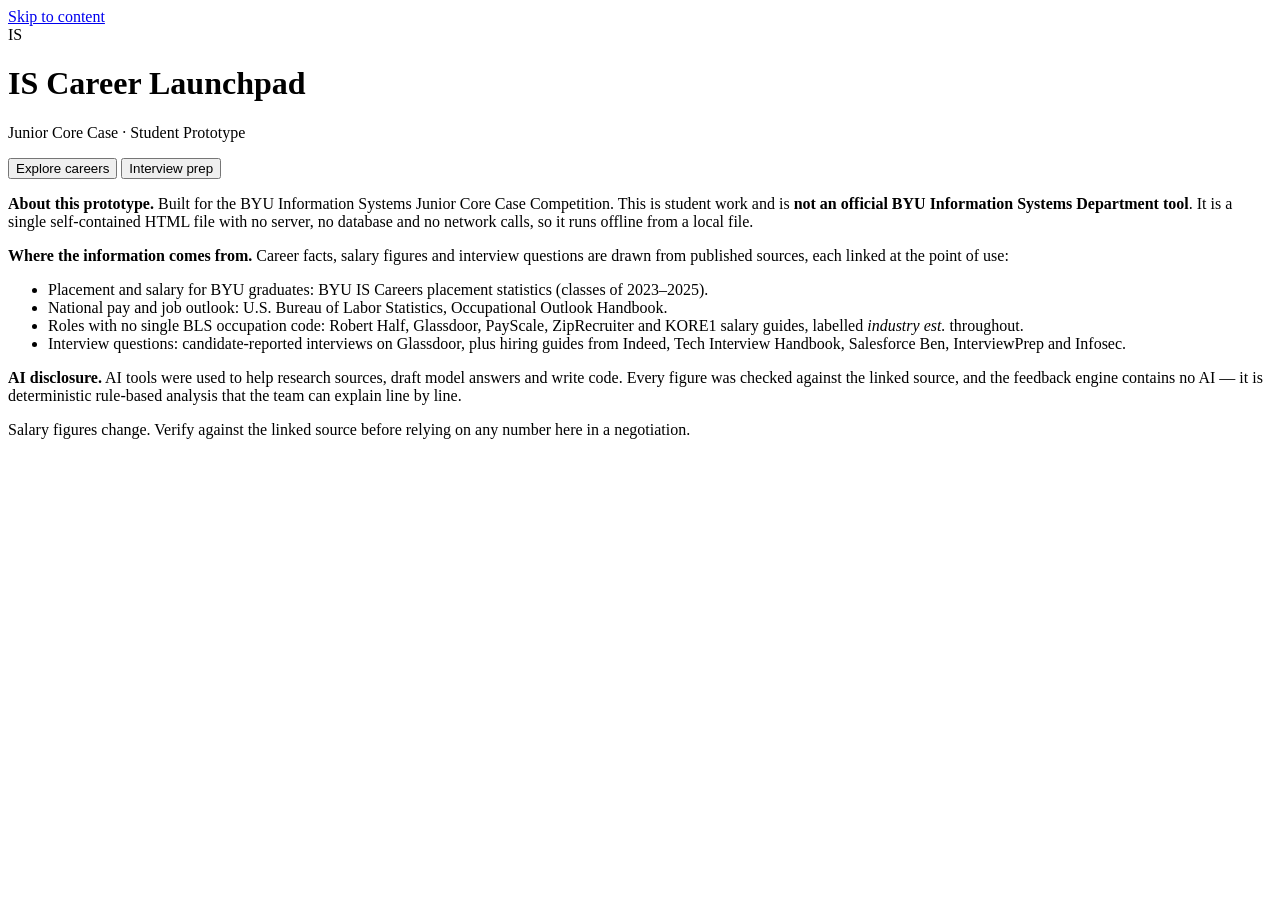
<file: src/template.html>
<!DOCTYPE html>
<html lang="en">
<head>
<meta charset="utf-8">
<meta name="viewport" content="width=device-width, initial-scale=1">
<title>IS Career Launchpad</title>
<meta name="description" content="Career exploration and interview preparation for BYU Information Systems students. Twelve IS career paths and a role-specific mock interview tool.">
<style>
/* <<<CSS>>> */
</style>
</head>
<body>

<a class="skip" href="#app">Skip to content</a>

<header class="masthead">
  <div class="wrap masthead__inner">
    <div class="brand">
      <div class="brand__mark" aria-hidden="true">IS</div>
      <div class="brand__text">
        <h1>IS Career Launchpad</h1>
        <p>Junior Core Case &middot; Student Prototype</p>
      </div>
    </div>
    <nav class="tabs" role="tablist" aria-label="Modules">
      <button class="tab" role="tab" data-tab="explore" aria-selected="true">Explore careers</button>
      <button class="tab" role="tab" data-tab="interview" aria-selected="false">Interview prep</button>
    </nav>
  </div>
</header>

<main id="app"></main>

<footer class="foot">
  <div class="wrap">
    <p><strong>About this prototype.</strong> Built for the BYU Information Systems
    Junior Core Case Competition. This is student work and is <strong>not an official
    BYU Information Systems Department tool</strong>. It is a single self-contained
    HTML file with no server, no database and no network calls, so it runs offline
    from a local file.</p>

    <p><strong>Where the information comes from.</strong> Career facts, salary figures
    and interview questions are drawn from published sources, each linked at the point
    of use:</p>
    <ul>
      <li>Placement and salary for BYU graduates: BYU IS Careers placement statistics (classes of 2023&ndash;2025).</li>
      <li>National pay and job outlook: U.S. Bureau of Labor Statistics, Occupational Outlook Handbook.</li>
      <li>Roles with no single BLS occupation code: Robert Half, Glassdoor, PayScale, ZipRecruiter and KORE1 salary guides, labelled <em>industry est.</em> throughout.</li>
      <li>Interview questions: candidate-reported interviews on Glassdoor, plus hiring guides from Indeed, Tech Interview Handbook, Salesforce Ben, InterviewPrep and Infosec.</li>
    </ul>

    <p><strong>AI disclosure.</strong> AI tools were used to help research sources,
    draft model answers and write code. Every figure was checked against the linked
    source, and the feedback engine contains no AI &mdash; it is deterministic rule-based
    analysis that the team can explain line by line.</p>

    <p style="color:var(--n-500);font-size:var(--t-xs);margin-bottom:0">
      Salary figures change. Verify against the linked source before relying on any
      number here in a negotiation.
    </p>
  </div>
</footer>

<script>
/* <<<JS>>> */
</script>

</body>
</html>
</file>
